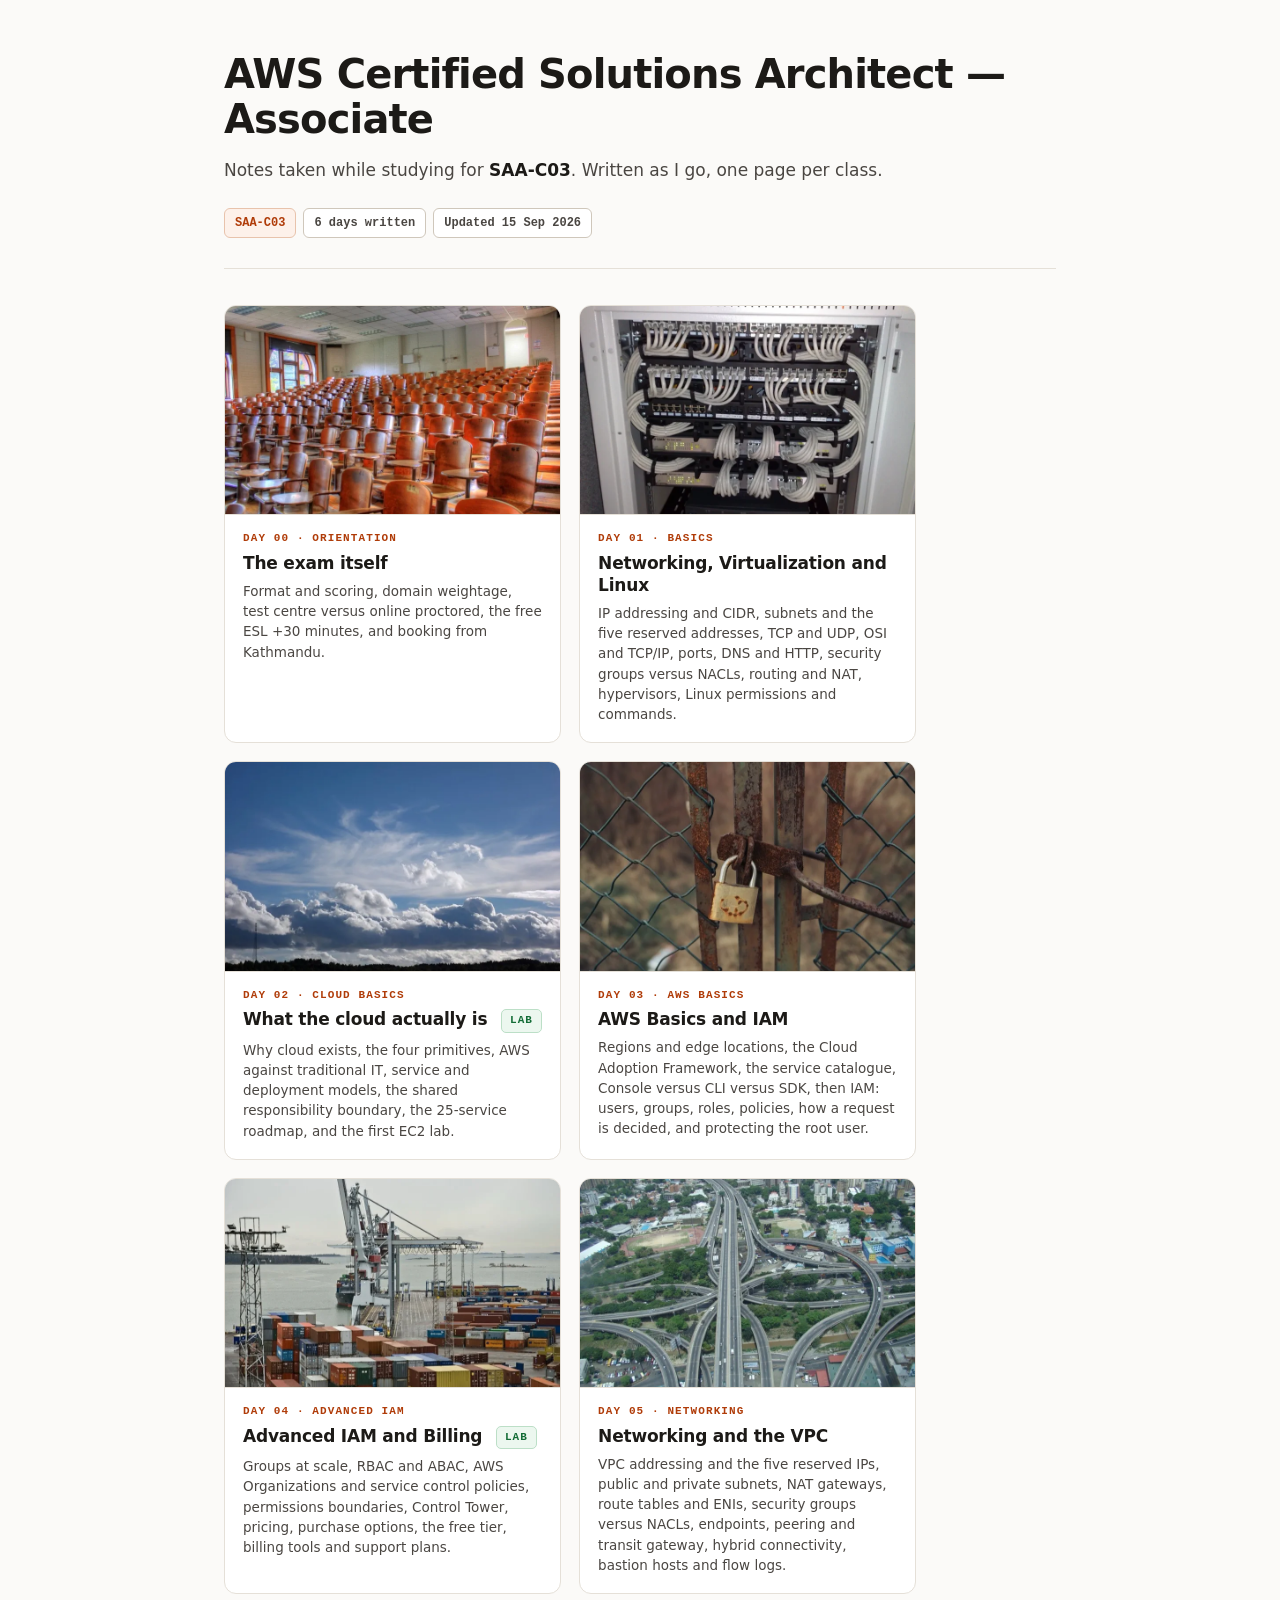
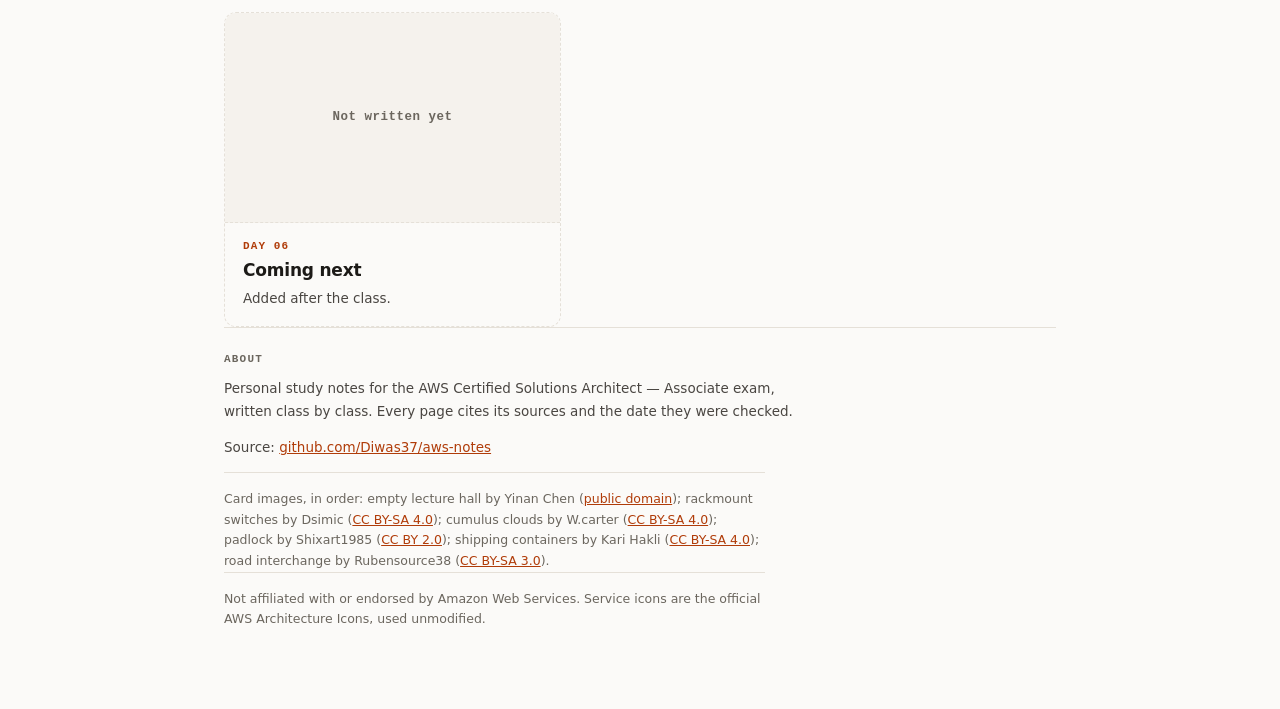
<file: index.html>
<!doctype html>
<html lang="en">
<head>
<meta charset="utf-8">
<meta name="viewport" content="width=device-width, initial-scale=1">
<meta name="color-scheme" content="light dark">
<title>AWS SAA-C03 — Class Notes</title>
<link rel="stylesheet" href="notes.css">
</head>
<body>
<a class="skip" href="#days">Skip to the day list</a>
<div class="wrap">

<header class="top" id="top">
  <h1>AWS Certified Solutions Architect — Associate</h1>
  <p class="sub">Notes taken while studying for <strong>SAA-C03</strong>. Written as I go, one page per class.</p>
  <div class="meta">
    <span class="chip on">SAA-C03</span>
    <span class="chip">6 days written</span>
    <span class="chip">Updated 15 Sep 2026</span>
  </div>
</header>

<main id="days">

<ul class="days">
  <li>
    <a class="daycard" href="day-00-orientation.html">
      <img class="shot" src="thumbs/day-00.webp" width="760" height="475" loading="lazy" decoding="async"
             alt="An empty lecture hall with rows of seats, standing in for the exam venue.">
      <span class="body">
        <span class="num">Day 00 · Orientation</span>
        <span class="t">The exam itself</span>
        <span class="d">Format and scoring, domain weightage, test centre versus online proctored, the free ESL +30 minutes, and booking from Kathmandu.</span>
      </span>
    </a>
  </li>

  <li>
    <a class="daycard" href="day-01-basics.html">
      <img class="shot" src="thumbs/day-01.webp" width="760" height="475" loading="lazy" decoding="async"
             alt="Rack-mounted network switches and patch panels with bundles of coloured cables.">
      <span class="body">
        <span class="num">Day 01 · Basics</span>
        <span class="t">Networking, Virtualization and Linux</span>
        <span class="d">IP addressing and CIDR, subnets and the five reserved addresses, TCP and UDP, OSI and TCP/IP, ports, DNS and HTTP, security groups versus NACLs, routing and NAT, hypervisors, Linux permissions and commands.</span>
      </span>
    </a>
  </li>

  <li>
    <a class="daycard" href="day-02-cloud-basics.html">
      <img class="shot" src="thumbs/day-02.webp" width="760" height="475" loading="lazy" decoding="async"
             alt="Cumulus clouds over a treeline against a blue sky.">
      <span class="body">
        <span class="num">Day 02 · Cloud Basics</span>
        <span class="t">What the cloud actually is <span class="lab">Lab</span></span>
        <span class="d">Why cloud exists, the four primitives, AWS against traditional IT, service and deployment models, the shared responsibility boundary, the 25-service roadmap, and the first EC2 lab.</span>
      </span>
    </a>
  </li>

  <li>
    <a class="daycard" href="day-03-aws-basics-iam.html">
      <img class="shot" src="thumbs/day-03.webp" width="760" height="475" loading="lazy" decoding="async"
             alt="A padlock securing a metal gate.">
      <span class="body">
        <span class="num">Day 03 · AWS Basics</span>
        <span class="t">AWS Basics and IAM</span>
        <span class="d">Regions and edge locations, the Cloud Adoption Framework, the service catalogue, Console versus CLI versus SDK, then IAM: users, groups, roles, policies, how a request is decided, and protecting the root user.</span>
      </span>
    </a>
  </li>

  <li>
    <a class="daycard" href="day-04-iam-billing.html">
      <img class="shot" src="thumbs/day-04.webp" width="760" height="475" loading="lazy" decoding="async"
           alt="Shipping containers stacked at a harbour, standing in for organising many AWS accounts.">
      <span class="body">
        <span class="num">Day 04 · Advanced IAM</span>
        <span class="t">Advanced IAM and Billing <span class="lab">Lab</span></span>
        <span class="d">Groups at scale, RBAC and ABAC, AWS Organizations and service control policies, permissions boundaries, Control Tower, pricing, purchase options, the free tier, billing tools and support plans.</span>
      </span>
    </a>
  </li>

  <li>
    <a class="daycard" href="day-05-networking-vpc.html">
      <img class="shot" src="thumbs/day-05.webp" width="760" height="475" loading="lazy" decoding="async"
           alt="A multi-level road interchange photographed from above, standing in for network routing.">
      <span class="body">
        <span class="num">Day 05 · Networking</span>
        <span class="t">Networking and the VPC</span>
        <span class="d">VPC addressing and the five reserved IPs, public and private subnets, NAT gateways, route tables and ENIs, security groups versus NACLs, endpoints, peering and transit gateway, hybrid connectivity, bastion hosts and flow logs.</span>
      </span>
    </a>
  </li>

  <li class="soon">
    <div class="daycard">
      <div class="placeholder">Not written yet</div>
      <span class="body">
        <span class="num">Day 06</span>
        <span class="t">Coming next</span>
        <span class="d">Added after the class.</span>
      </span>
    </div>
  </li>
</ul>

</main>

<footer>
  <h2>About</h2>
  <p>Personal study notes for the AWS Certified Solutions Architect — Associate exam, written class by class. Every page cites its sources and the date they were checked.</p>
  <p>Source: <a href="https://github.com/Diwas37/aws-notes">github.com/Diwas37/aws-notes</a></p>
  <p class="disc">Card images, in order: empty lecture hall by Yinan Chen (<a href="https://commons.wikimedia.org/wiki/File:Gfp-lecture-hall.jpg">public domain</a>); rackmount switches by Dsimic (<a href="https://commons.wikimedia.org/wiki/File:19-inch_rackmount_Ethernet_switches_and_patch_panels.jpg">CC BY-SA 4.0</a>); cumulus clouds by W.carter (<a href="https://commons.wikimedia.org/wiki/File:Cumulus_and_cirrostratus_over_G%C3%A5seberg.jpg">CC BY-SA 4.0</a>); padlock by Shixart1985 (<a href="https://commons.wikimedia.org/wiki/File:Rusty_padlock_securing_an_old_metal_gate.jpg">CC BY 2.0</a>); shipping containers by Kari Hakli (<a href="https://commons.wikimedia.org/wiki/File:Shipping_containers_at_West_Harbour_in_J%C3%A4tk%C3%A4saari,_Helsinki,_Finland,_2008_October.jpg">CC BY-SA 4.0</a>); road interchange by Rubensource38 (<a href="https://commons.wikimedia.org/wiki/File:Interception_the_Spider_,caracas.jpg">CC BY-SA 3.0</a>).</p>
  <p class="disc">Not affiliated with or endorsed by Amazon Web Services. Service icons are the official AWS Architecture Icons, used unmodified.</p>
</footer>

</div>
</body>
</html>
</file>
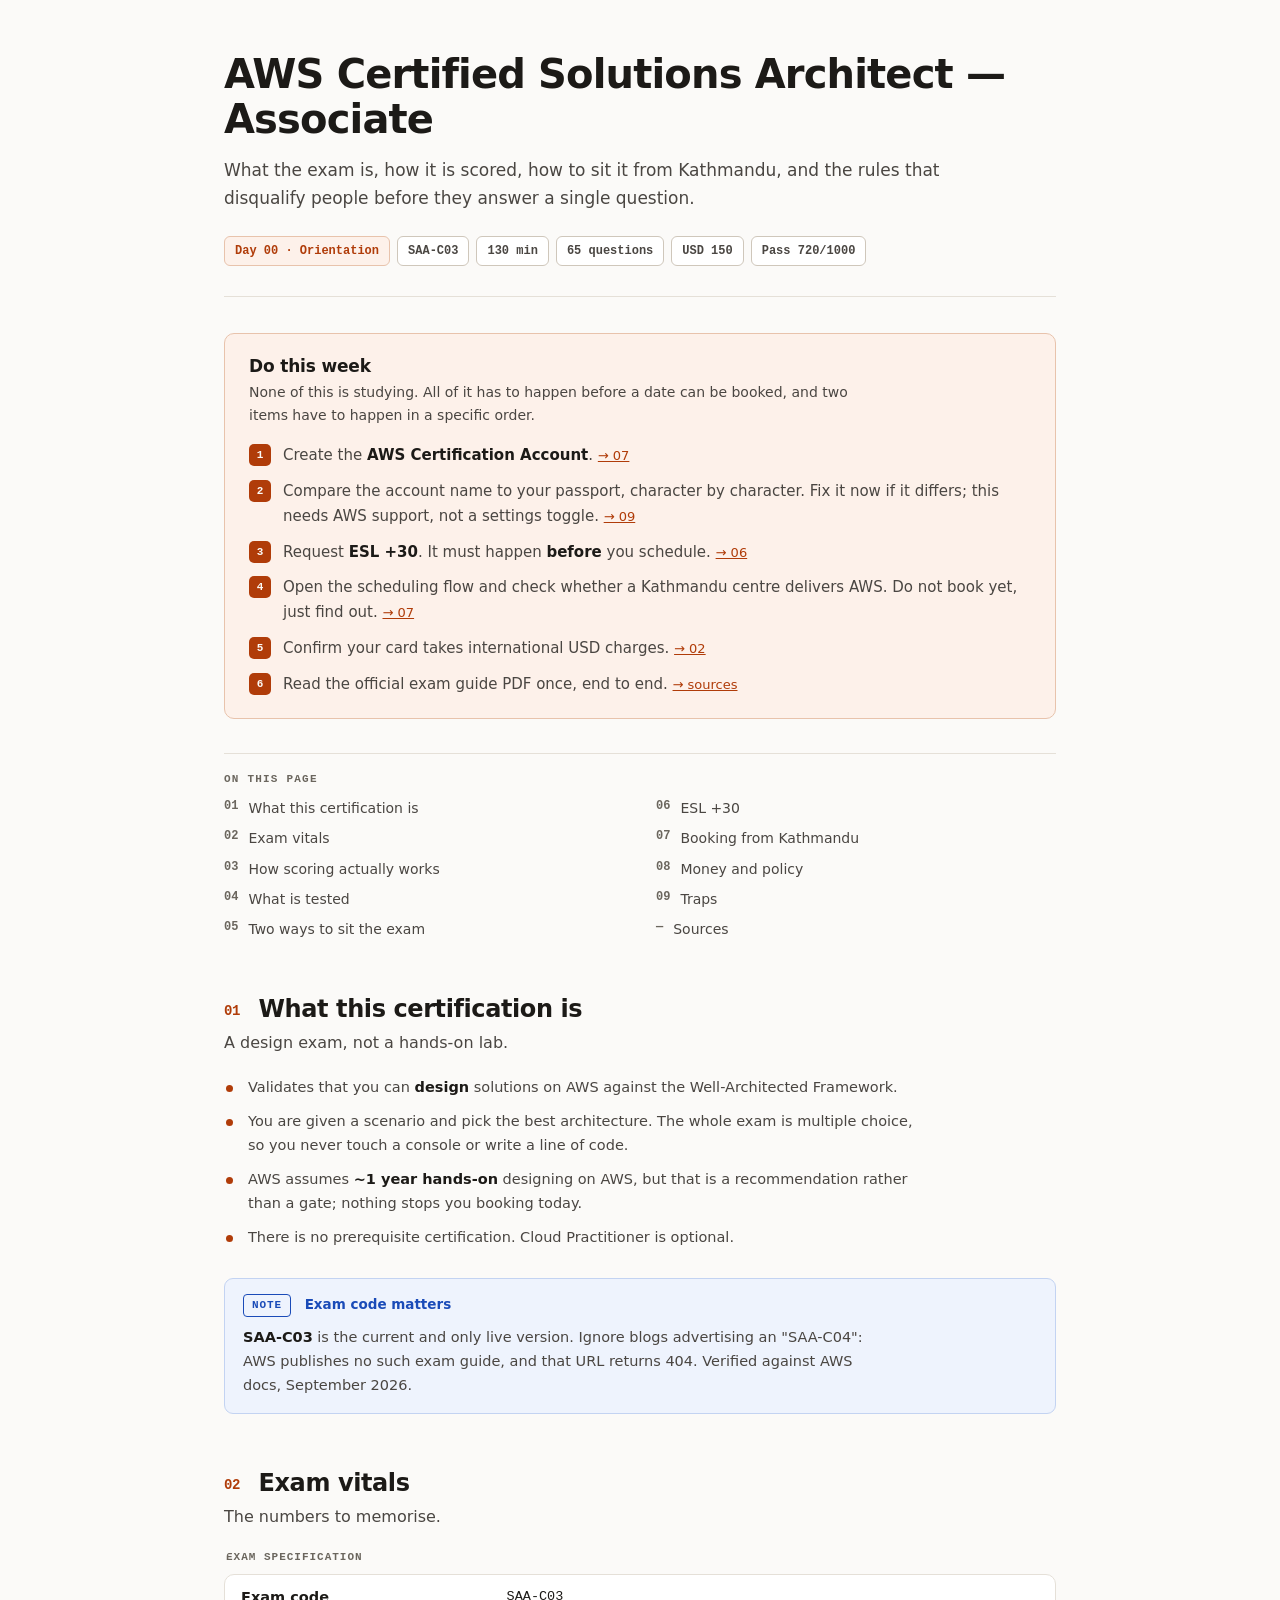
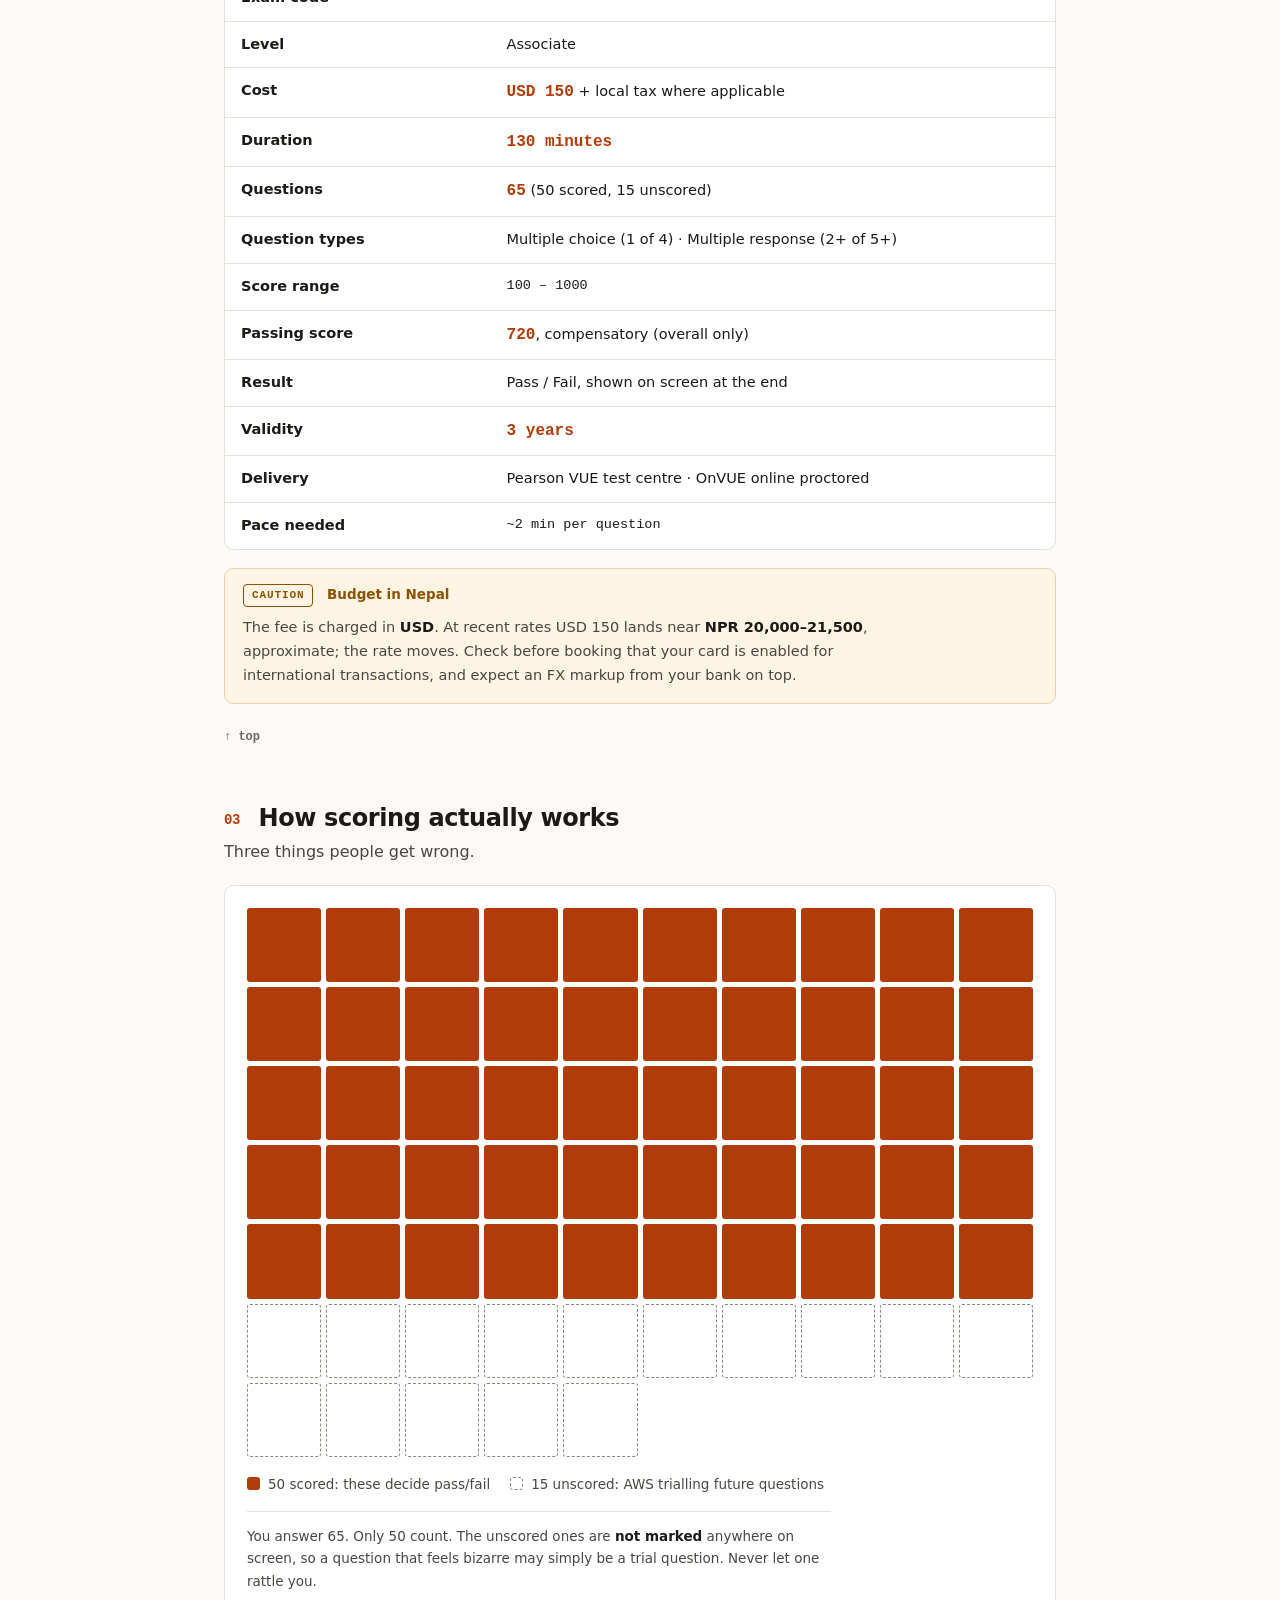
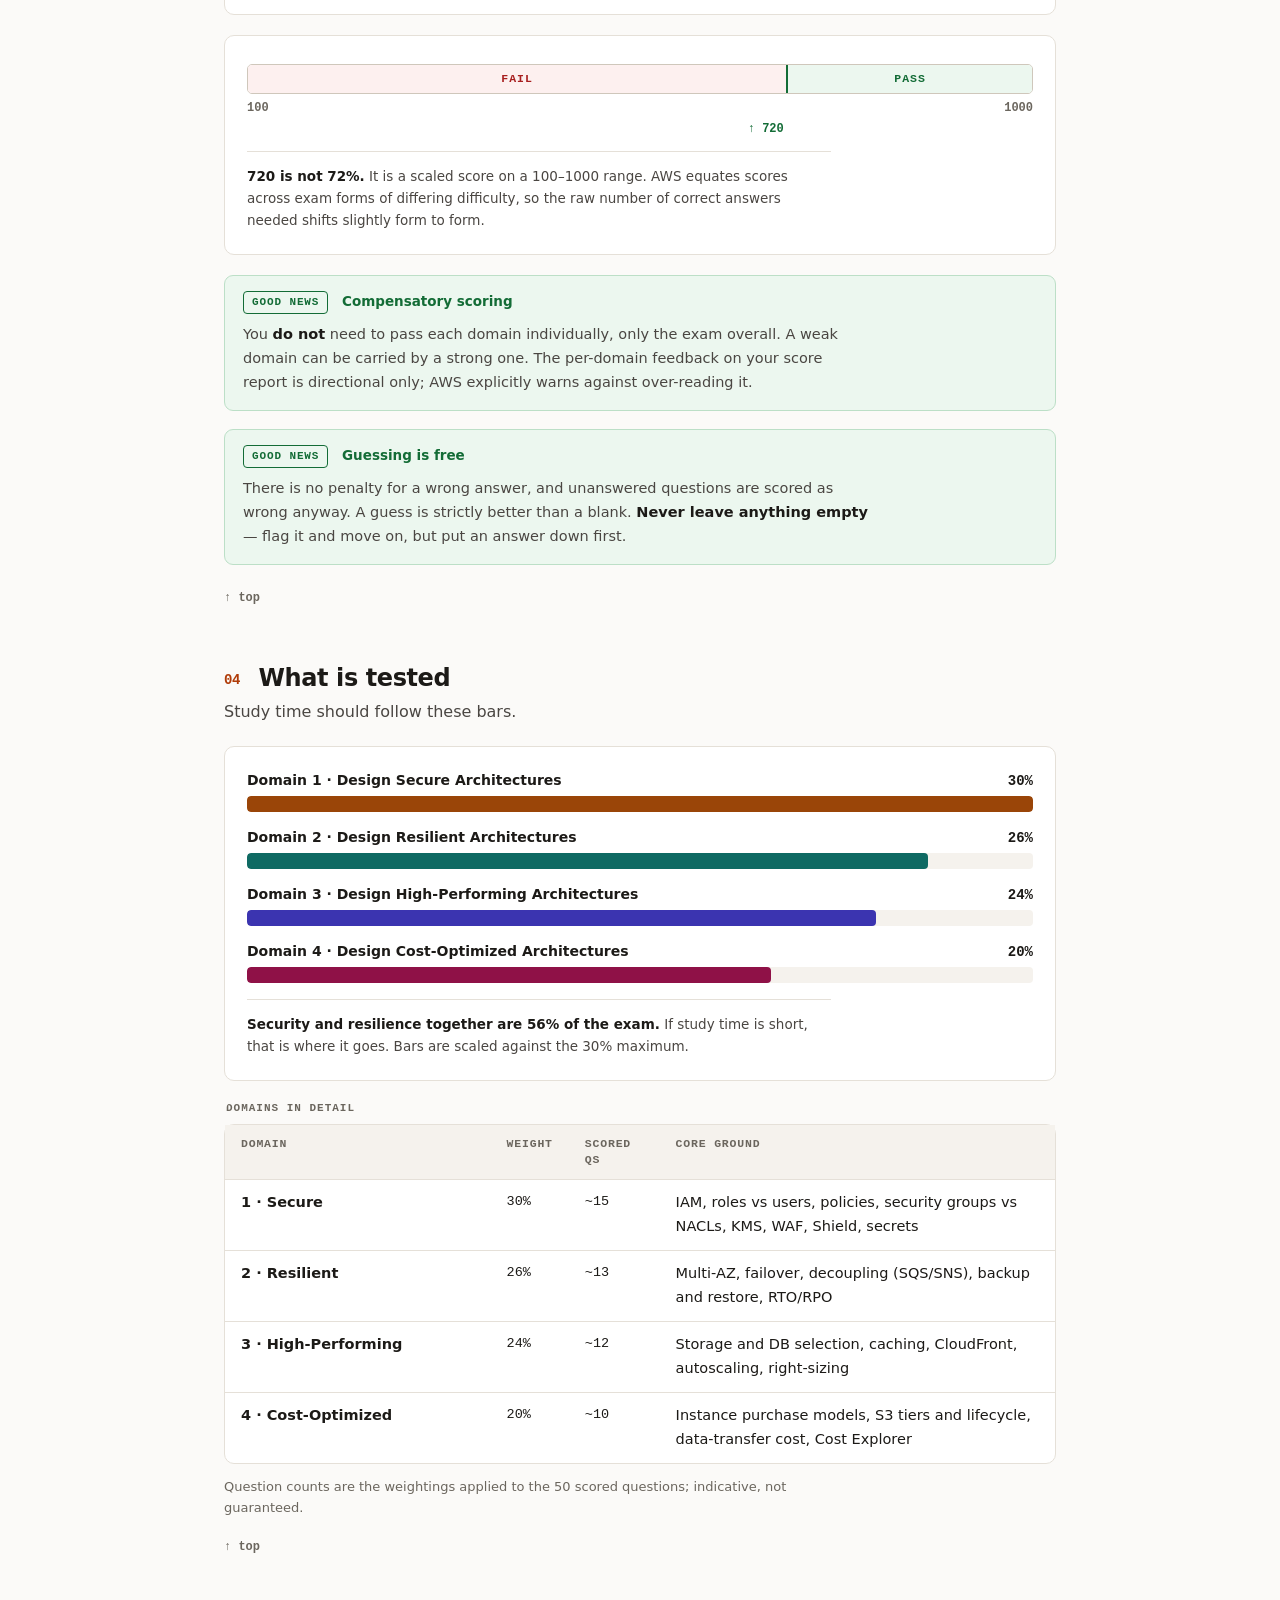
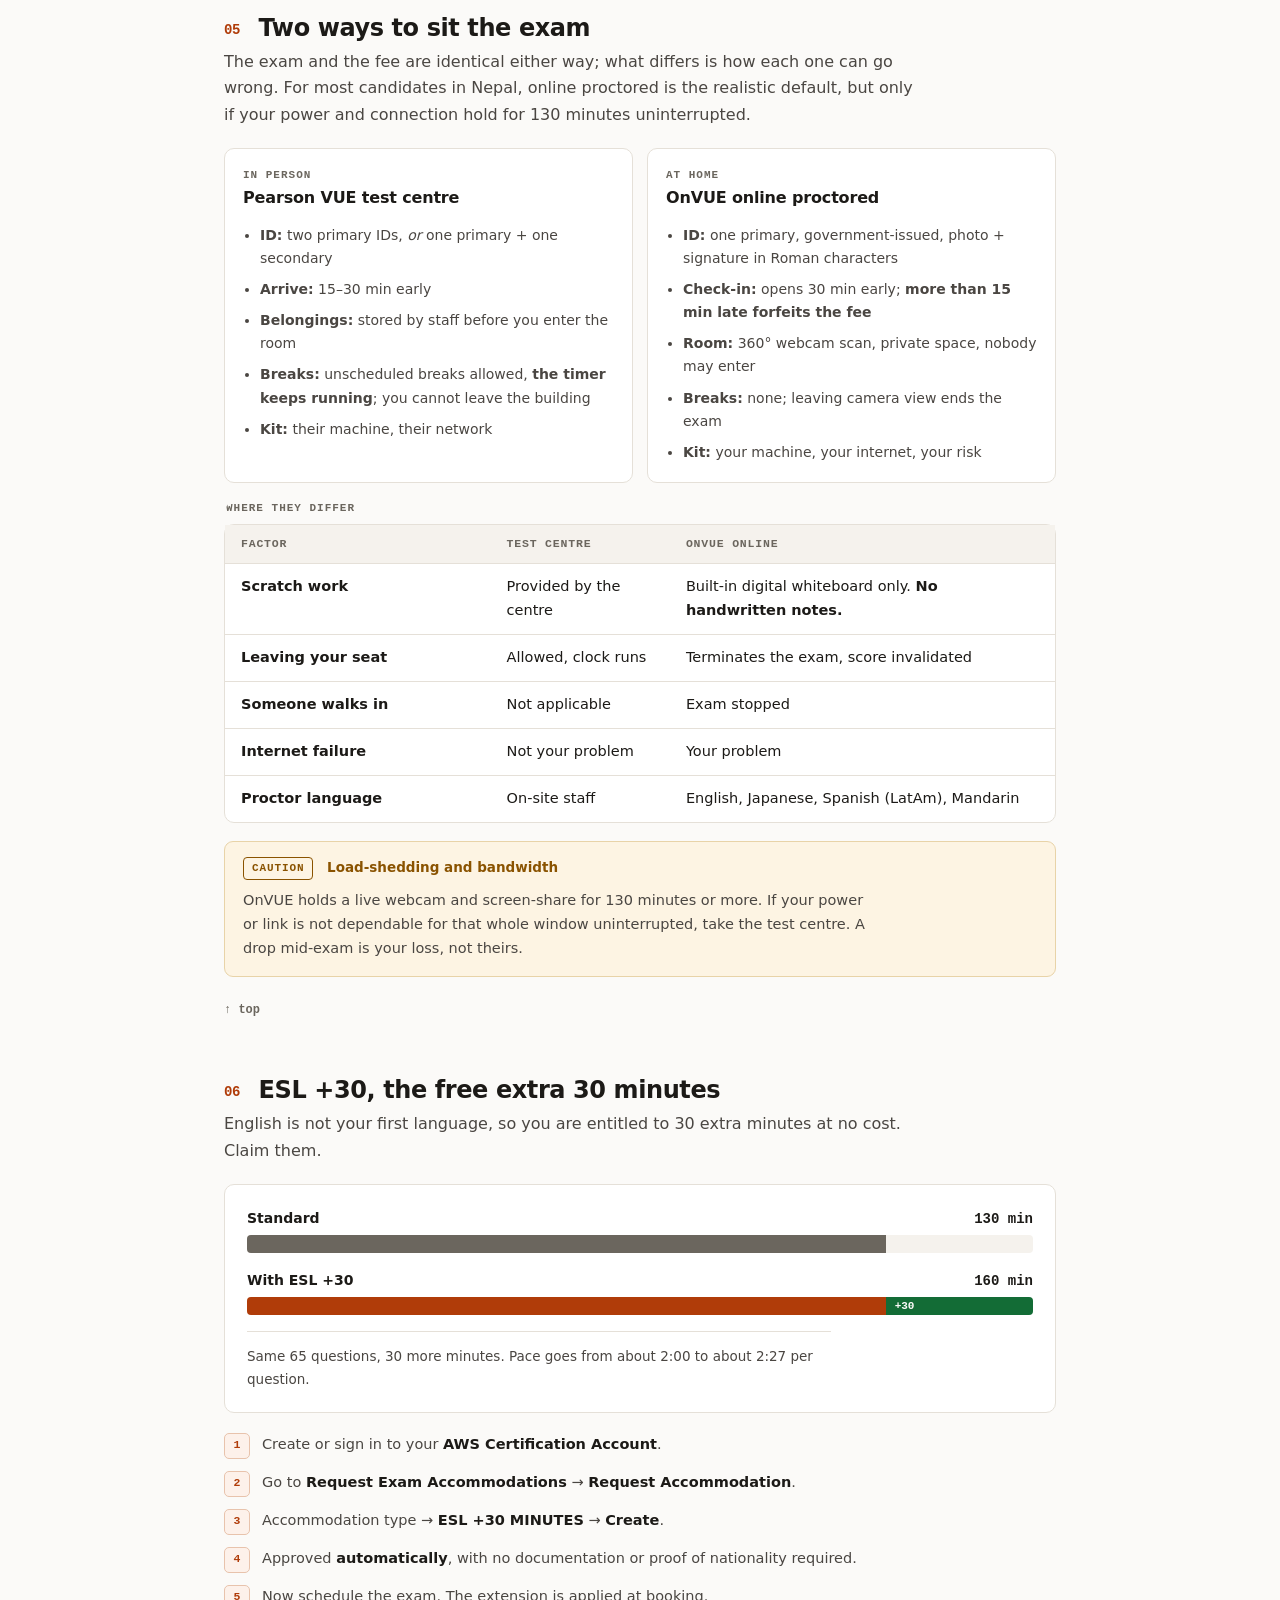
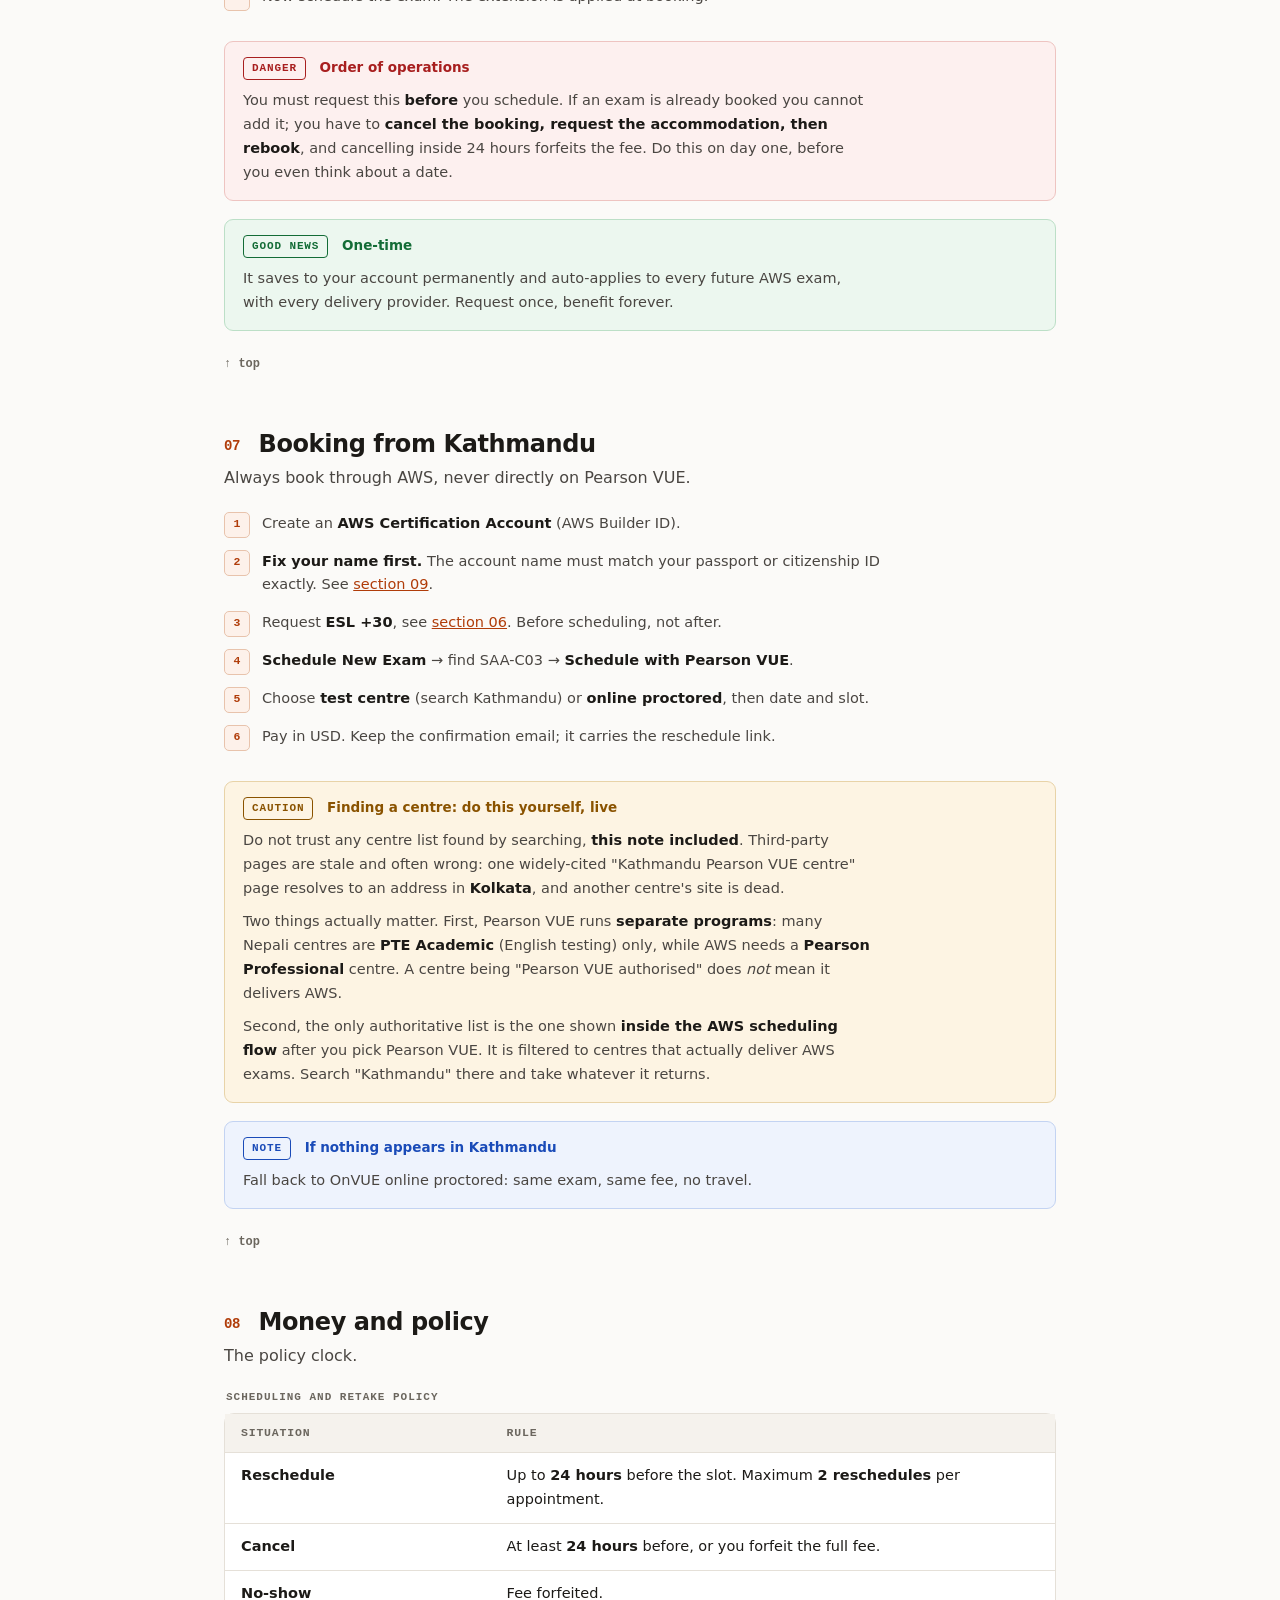
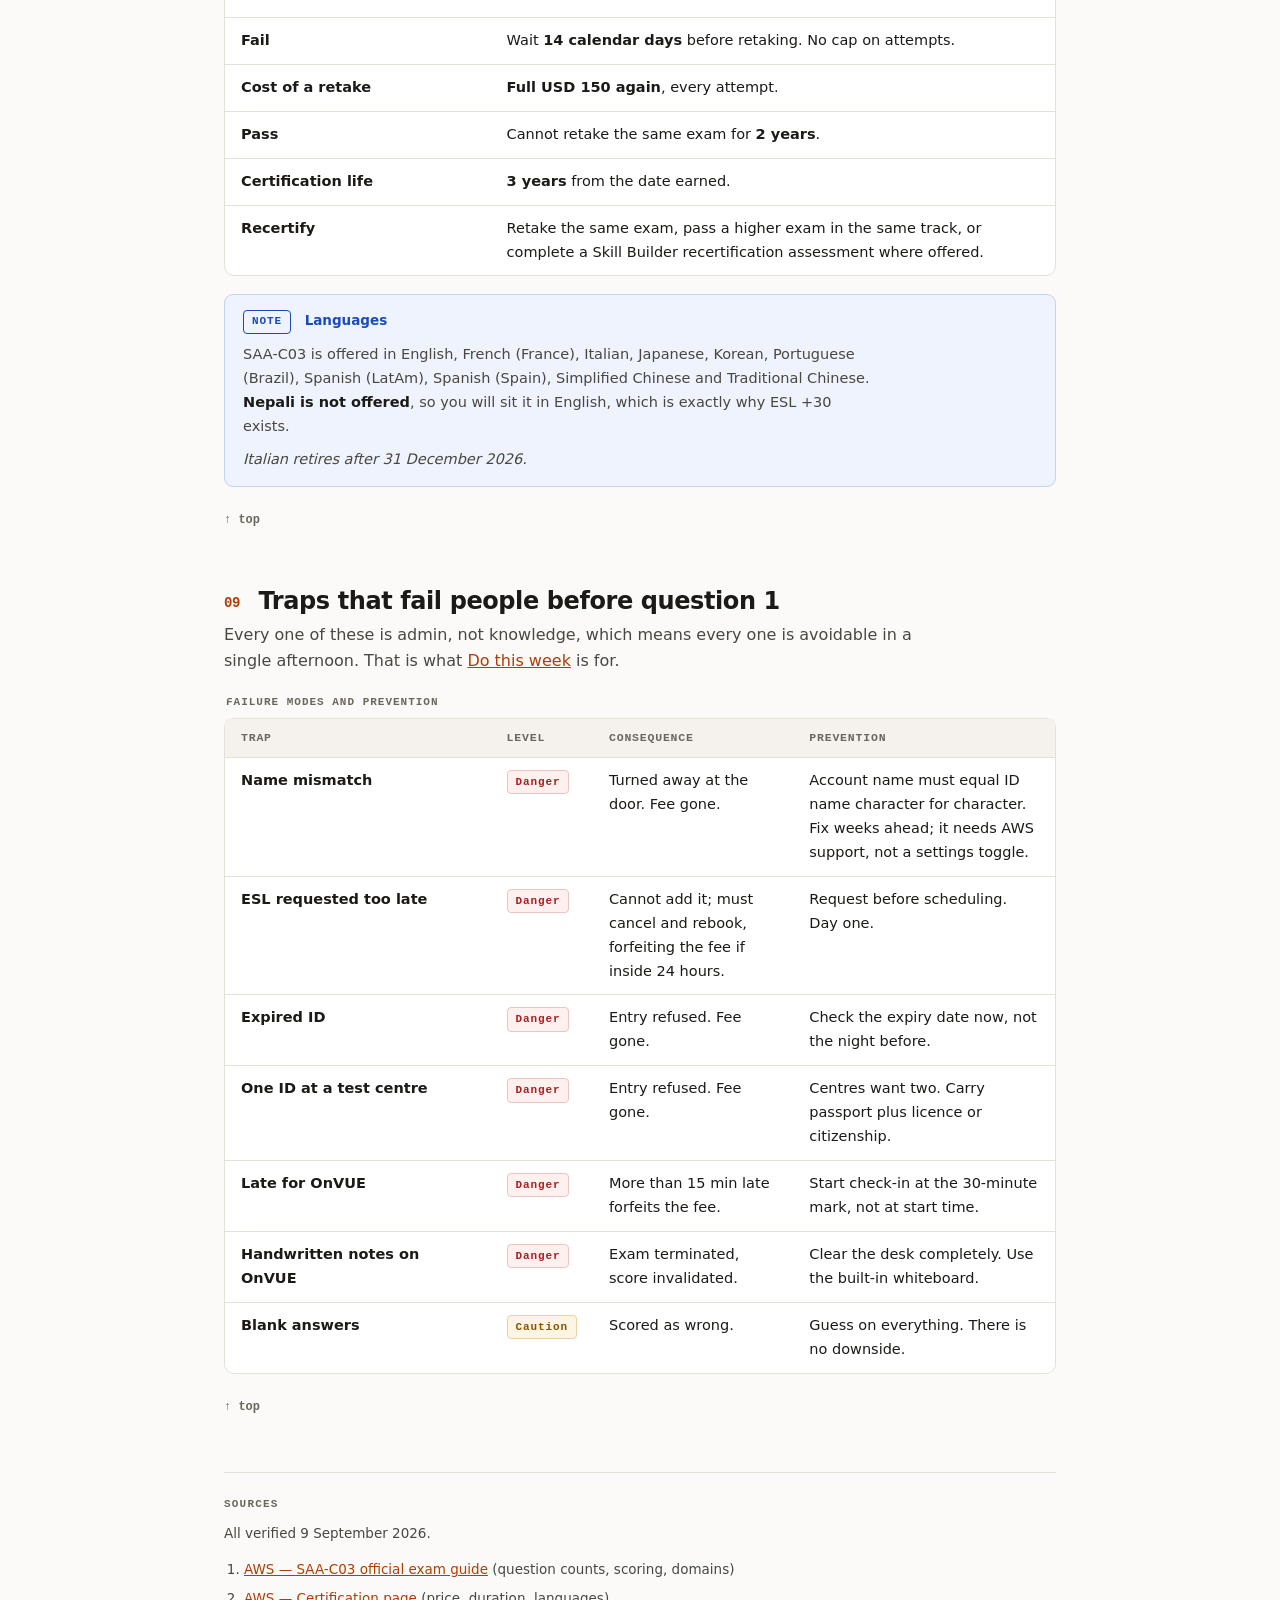
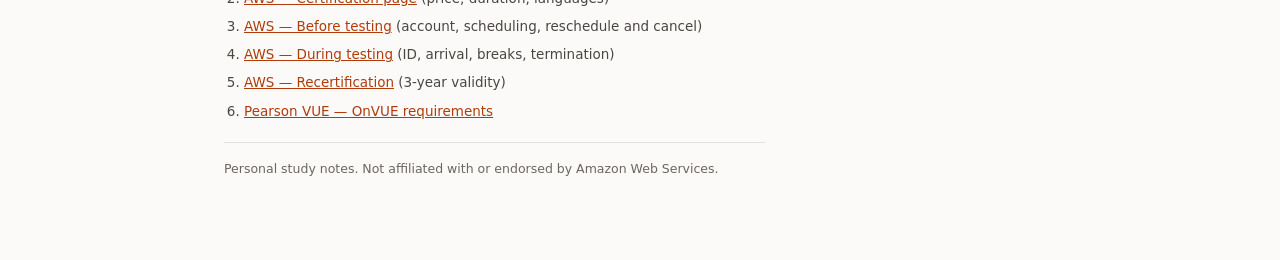
<file: day-00-orientation.html>
<!doctype html>
<html lang="en">
<head>
<meta charset="utf-8">
<meta name="viewport" content="width=device-width, initial-scale=1">
<meta name="color-scheme" content="light dark">
<title>Day 00 — Orientation | AWS SAA-C03</title>
<link rel="stylesheet" href="notes.css">
</head>
<body>
<a class="skip" href="#main">Skip to content</a>
<div class="wrap">

<header class="top" id="top">
  <h1>AWS Certified Solutions Architect — Associate</h1>
  <p class="sub">What the exam is, how it is scored, how to sit it from Kathmandu, and the rules that disqualify people before they answer a single question.</p>
  <div class="meta">
    <span class="chip on">Day 00 · Orientation</span>
    <span class="chip">SAA-C03</span>
    <span class="chip">130 min</span>
    <span class="chip">65 questions</span>
    <span class="chip">USD 150</span>
    <span class="chip">Pass 720/1000</span>
  </div>
</header>

<main id="main">

<div class="now">
  <h2>Do this week</h2>
  <p class="lede">None of this is studying. All of it has to happen before a date can be booked, and two items have to happen in a specific order.</p>
  <ol>
    <li>Create the <b>AWS Certification Account</b>. <a href="#s07">→ 07</a></li>
    <li>Compare the account name to your passport, character by character. Fix it now if it differs; this needs AWS support, not a settings toggle. <a href="#s09">→ 09</a></li>
    <li>Request <b>ESL +30</b>. It must happen <b>before</b> you schedule. <a href="#s06">→ 06</a></li>
    <li>Open the scheduling flow and check whether a Kathmandu centre delivers AWS. Do not book yet, just find out. <a href="#s07">→ 07</a></li>
    <li>Confirm your card takes international USD charges. <a href="#s02">→ 02</a></li>
    <li>Read the official exam guide PDF once, end to end. <a href="#sources">→ sources</a></li>
  </ol>
</div>

<nav class="toc" aria-labelledby="toc-h">
  <h2 id="toc-h">On this page</h2>
  <ol>
    <li><a href="#s01"><span class="n">01</span> What this certification is</a></li>
    <li><a href="#s02"><span class="n">02</span> Exam vitals</a></li>
    <li><a href="#s03"><span class="n">03</span> How scoring actually works</a></li>
    <li><a href="#s04"><span class="n">04</span> What is tested</a></li>
    <li><a href="#s05"><span class="n">05</span> Two ways to sit the exam</a></li>
    <li><a href="#s06"><span class="n">06</span> ESL +30</a></li>
    <li><a href="#s07"><span class="n">07</span> Booking from Kathmandu</a></li>
    <li><a href="#s08"><span class="n">08</span> Money and policy</a></li>
    <li><a href="#s09"><span class="n">09</span> Traps</a></li>
    <li><a href="#sources"><span class="n">—</span> Sources</a></li>
  </ol>
</nav>

<!-- 01 -->
<section id="s01" aria-labelledby="h01">
  <h2 id="h01"><span class="n">01</span> What this certification is</h2>
  <p class="thesis">A design exam, not a hands-on lab.</p>
  <ul class="tick">
    <li>Validates that you can <strong>design</strong> solutions on AWS against the Well-Architected Framework.</li>
    <li>You are given a scenario and pick the best architecture. The whole exam is multiple choice, so you never touch a console or write a line of code.</li>
    <li>AWS assumes <strong>~1 year hands-on</strong> designing on AWS, but that is a recommendation rather than a gate; nothing stops you booking today.</li>
    <li>There is no prerequisite certification. Cloud Practitioner is optional.</li>
  </ul>
  <div class="call note">
    <span class="lbl"><span class="tag">Note</span> Exam code matters</span>
    <p><strong>SAA-C03</strong> is the current and only live version. Ignore blogs advertising an "SAA-C04": AWS publishes no such exam guide, and that URL returns 404. Verified against AWS docs, September 2026.</p>
  </div>
</section>

<!-- 02 -->
<section id="s02" aria-labelledby="h02">
  <h2 id="h02"><span class="n">02</span> Exam vitals</h2>
  <p class="thesis">The numbers to memorise.</p>
  <div class="tw">
    <table>
      <caption>Exam specification</caption>
      <tbody>
        <tr><th scope="row">Exam code</th><td class="mono">SAA-C03</td></tr>
        <tr><th scope="row">Level</th><td>Associate</td></tr>
        <tr><th scope="row">Cost</th><td><span class="big">USD 150</span> + local tax where applicable</td></tr>
        <tr><th scope="row">Duration</th><td><span class="big">130 minutes</span></td></tr>
        <tr><th scope="row">Questions</th><td><span class="big">65</span> (50 scored, 15 unscored)</td></tr>
        <tr><th scope="row">Question types</th><td>Multiple choice (1 of 4) · Multiple response (2+ of 5+)</td></tr>
        <tr><th scope="row">Score range</th><td class="mono">100 – 1000</td></tr>
        <tr><th scope="row">Passing score</th><td><span class="big">720</span>, compensatory (overall only)</td></tr>
        <tr><th scope="row">Result</th><td>Pass / Fail, shown on screen at the end</td></tr>
        <tr><th scope="row">Validity</th><td><span class="big">3 years</span></td></tr>
        <tr><th scope="row">Delivery</th><td>Pearson VUE test centre · OnVUE online proctored</td></tr>
        <tr><th scope="row">Pace needed</th><td class="mono">~2 min per question</td></tr>
      </tbody>
    </table>
  </div>
  <div class="call caution">
    <span class="lbl"><span class="tag">Caution</span> Budget in Nepal</span>
    <p>The fee is charged in <strong>USD</strong>. At recent rates USD 150 lands near <strong>NPR 20,000–21,500</strong>, approximate; the rate moves. Check before booking that your card is enabled for international transactions, and expect an FX markup from your bank on top.</p>
  </div>
  <a class="top-link" href="#top">↑ top</a>
</section>

<!-- 03 -->
<section id="s03" aria-labelledby="h03">
  <h2 id="h03"><span class="n">03</span> How scoring actually works</h2>
  <p class="thesis">Three things people get wrong.</p>

  <figure>
    <div class="qgrid" role="img" aria-label="Grid of 65 squares: 50 filled, representing scored questions, and 15 outlined, representing unscored trial questions.">
      <i class="s"></i><i class="s"></i><i class="s"></i><i class="s"></i><i class="s"></i><i class="s"></i><i class="s"></i><i class="s"></i><i class="s"></i><i class="s"></i>
      <i class="s"></i><i class="s"></i><i class="s"></i><i class="s"></i><i class="s"></i><i class="s"></i><i class="s"></i><i class="s"></i><i class="s"></i><i class="s"></i>
      <i class="s"></i><i class="s"></i><i class="s"></i><i class="s"></i><i class="s"></i><i class="s"></i><i class="s"></i><i class="s"></i><i class="s"></i><i class="s"></i>
      <i class="s"></i><i class="s"></i><i class="s"></i><i class="s"></i><i class="s"></i><i class="s"></i><i class="s"></i><i class="s"></i><i class="s"></i><i class="s"></i>
      <i class="s"></i><i class="s"></i><i class="s"></i><i class="s"></i><i class="s"></i><i class="s"></i><i class="s"></i><i class="s"></i><i class="s"></i><i class="s"></i>
      <i class="u"></i><i class="u"></i><i class="u"></i><i class="u"></i><i class="u"></i><i class="u"></i><i class="u"></i><i class="u"></i><i class="u"></i><i class="u"></i>
      <i class="u"></i><i class="u"></i><i class="u"></i><i class="u"></i><i class="u"></i>
    </div>
    <div class="legend">
      <span><i class="sw s"></i> 50 scored: these decide pass/fail</span>
      <span><i class="sw u"></i> 15 unscored: AWS trialling future questions</span>
    </div>
    <figcaption>You answer 65. Only 50 count. The unscored ones are <strong>not marked</strong> anywhere on screen, so a question that feels bizarre may simply be a trial question. Never let one rattle you.</figcaption>
  </figure>

  <figure>
    <div class="scale" role="img" aria-label="Score scale from 100 to 1000. Scores below 720 fail; 720 and above pass.">
      <div class="track"><div class="fail">FAIL</div><div class="pass">PASS</div></div>
      <div class="marks"><span>100</span><span>1000</span></div>
      <div class="thresh">↑ 720</div>
    </div>
    <figcaption><strong>720 is not 72%.</strong> It is a scaled score on a 100–1000 range. AWS equates scores across exam forms of differing difficulty, so the raw number of correct answers needed shifts slightly form to form.</figcaption>
  </figure>

  <div class="call good">
    <span class="lbl"><span class="tag">Good news</span> Compensatory scoring</span>
    <p>You <strong>do not</strong> need to pass each domain individually, only the exam overall. A weak domain can be carried by a strong one. The per-domain feedback on your score report is directional only; AWS explicitly warns against over-reading it.</p>
  </div>
  <div class="call good">
    <span class="lbl"><span class="tag">Good news</span> Guessing is free</span>
    <p>There is no penalty for a wrong answer, and unanswered questions are scored as wrong anyway. A guess is strictly better than a blank. <strong>Never leave anything empty</strong> — flag it and move on, but put an answer down first.</p>
  </div>
  <a class="top-link" href="#top">↑ top</a>
</section>

<!-- 04 -->
<section id="s04" aria-labelledby="h04">
  <h2 id="h04"><span class="n">04</span> What is tested</h2>
  <p class="thesis">Study time should follow these bars.</p>

  <figure>
    <div class="bars">
      <div class="row">
        <span class="name">Domain 1 · Design Secure Architectures</span><span class="pct">30%</span>
        <div class="track"><div class="fill" style="width:100%;background:var(--d1)"></div></div>
      </div>
      <div class="row">
        <span class="name">Domain 2 · Design Resilient Architectures</span><span class="pct">26%</span>
        <div class="track"><div class="fill" style="width:86.7%;background:var(--d2)"></div></div>
      </div>
      <div class="row">
        <span class="name">Domain 3 · Design High-Performing Architectures</span><span class="pct">24%</span>
        <div class="track"><div class="fill" style="width:80%;background:var(--d3)"></div></div>
      </div>
      <div class="row">
        <span class="name">Domain 4 · Design Cost-Optimized Architectures</span><span class="pct">20%</span>
        <div class="track"><div class="fill" style="width:66.7%;background:var(--d4)"></div></div>
      </div>
    </div>
    <figcaption><strong>Security and resilience together are 56% of the exam.</strong> If study time is short, that is where it goes. Bars are scaled against the 30% maximum.</figcaption>
  </figure>

  <div class="tw">
    <table>
      <caption>Domains in detail</caption>
      <thead><tr><th scope="col">Domain</th><th scope="col">Weight</th><th scope="col">Scored Qs</th><th scope="col">Core ground</th></tr></thead>
      <tbody>
        <tr><th scope="row">1 · Secure</th><td data-l="Weight" class="mono">30%</td><td data-l="Scored Qs" class="mono">~15</td><td data-l="Core ground">IAM, roles vs users, policies, security groups vs NACLs, KMS, WAF, Shield, secrets</td></tr>
        <tr><th scope="row">2 · Resilient</th><td data-l="Weight" class="mono">26%</td><td data-l="Scored Qs" class="mono">~13</td><td data-l="Core ground">Multi-AZ, failover, decoupling (SQS/SNS), backup and restore, RTO/RPO</td></tr>
        <tr><th scope="row">3 · High-Performing</th><td data-l="Weight" class="mono">24%</td><td data-l="Scored Qs" class="mono">~12</td><td data-l="Core ground">Storage and DB selection, caching, CloudFront, autoscaling, right-sizing</td></tr>
        <tr><th scope="row">4 · Cost-Optimized</th><td data-l="Weight" class="mono">20%</td><td data-l="Scored Qs" class="mono">~10</td><td data-l="Core ground">Instance purchase models, S3 tiers and lifecycle, data-transfer cost, Cost Explorer</td></tr>
      </tbody>
    </table>
  </div>
  <p class="fine">Question counts are the weightings applied to the 50 scored questions; indicative, not guaranteed.</p>
  <a class="top-link" href="#top">↑ top</a>
</section>

<!-- 05 -->
<section id="s05" aria-labelledby="h05">
  <h2 id="h05"><span class="n">05</span> Two ways to sit the exam</h2>
  <p class="thesis">The exam and the fee are identical either way; what differs is how each one can go wrong. For most candidates in Nepal, online proctored is the realistic default, but only if your power and connection hold for 130 minutes uninterrupted.</p>

  <div class="cols">
    <div class="card">
      <h3><span class="w">In person</span> Pearson VUE test centre</h3>
      <ul>
        <li><b>ID:</b> two primary IDs, <em>or</em> one primary + one secondary</li>
        <li><b>Arrive:</b> 15–30 min early</li>
        <li><b>Belongings:</b> stored by staff before you enter the room</li>
        <li><b>Breaks:</b> unscheduled breaks allowed, <b>the timer keeps running</b>; you cannot leave the building</li>
        <li><b>Kit:</b> their machine, their network</li>
      </ul>
    </div>
    <div class="card">
      <h3><span class="w">At home</span> OnVUE online proctored</h3>
      <ul>
        <li><b>ID:</b> one primary, government-issued, photo + signature in Roman characters</li>
        <li><b>Check-in:</b> opens 30 min early; <b>more than 15 min late forfeits the fee</b></li>
        <li><b>Room:</b> 360° webcam scan, private space, nobody may enter</li>
        <li><b>Breaks:</b> none; leaving camera view ends the exam</li>
        <li><b>Kit:</b> your machine, your internet, your risk</li>
      </ul>
    </div>
  </div>

  <div class="tw">
    <table>
      <caption>Where they differ</caption>
      <thead><tr><th scope="col">Factor</th><th scope="col">Test centre</th><th scope="col">OnVUE online</th></tr></thead>
      <tbody>
        <tr><th scope="row">Scratch work</th><td data-l="Test centre">Provided by the centre</td><td data-l="OnVUE online">Built-in digital whiteboard only. <strong>No handwritten notes.</strong></td></tr>
        <tr><th scope="row">Leaving your seat</th><td data-l="Test centre">Allowed, clock runs</td><td data-l="OnVUE online">Terminates the exam, score invalidated</td></tr>
        <tr><th scope="row">Someone walks in</th><td data-l="Test centre">Not applicable</td><td data-l="OnVUE online">Exam stopped</td></tr>
        <tr><th scope="row">Internet failure</th><td data-l="Test centre">Not your problem</td><td data-l="OnVUE online">Your problem</td></tr>
        <tr><th scope="row">Proctor language</th><td data-l="Test centre">On-site staff</td><td data-l="OnVUE online">English, Japanese, Spanish (LatAm), Mandarin</td></tr>
      </tbody>
    </table>
  </div>

  <div class="call caution">
    <span class="lbl"><span class="tag">Caution</span> Load-shedding and bandwidth</span>
    <p>OnVUE holds a live webcam and screen-share for 130 minutes or more. If your power or link is not dependable for that whole window uninterrupted, take the test centre. A drop mid-exam is your loss, not theirs.</p>
  </div>
  <a class="top-link" href="#top">↑ top</a>
</section>

<!-- 06 -->
<section id="s06" aria-labelledby="h06">
  <h2 id="h06"><span class="n">06</span> ESL +30, the free extra 30 minutes</h2>
  <p class="thesis">English is not your first language, so you are entitled to 30 extra minutes at no cost. Claim them.</p>

  <figure>
    <div class="tl" role="img" aria-label="Standard exam time is 130 minutes. With the ESL plus 30 accommodation it is 160 minutes.">
      <div class="row">
        <span class="name">Standard</span><span class="val">130 min</span>
        <div class="track"><div class="base" style="width:81.25%"></div></div>
      </div>
      <div class="row on">
        <span class="name">With ESL +30</span><span class="val">160 min</span>
        <div class="track"><div class="base" style="width:81.25%"></div><div class="extra" style="width:18.75%">+30</div></div>
      </div>
    </div>
    <figcaption>Same 65 questions, 30 more minutes. Pace goes from about 2:00 to about 2:27 per question.</figcaption>
  </figure>

  <ol class="steps">
    <li>Create or sign in to your <b>AWS Certification Account</b>.</li>
    <li>Go to <b>Request Exam Accommodations</b> → <b>Request Accommodation</b>.</li>
    <li>Accommodation type → <b>ESL +30 MINUTES</b> → <b>Create</b>.</li>
    <li>Approved <b>automatically</b>, with no documentation or proof of nationality required.</li>
    <li>Now schedule the exam. The extension is applied at booking.</li>
  </ol>

  <div class="call danger">
    <span class="lbl"><span class="tag">Danger</span> Order of operations</span>
    <p>You must request this <strong>before</strong> you schedule. If an exam is already booked you cannot add it; you have to <strong>cancel the booking, request the accommodation, then rebook</strong>, and cancelling inside 24 hours forfeits the fee. Do this on day one, before you even think about a date.</p>
  </div>
  <div class="call good">
    <span class="lbl"><span class="tag">Good news</span> One-time</span>
    <p>It saves to your account permanently and auto-applies to every future AWS exam, with every delivery provider. Request once, benefit forever.</p>
  </div>
  <a class="top-link" href="#top">↑ top</a>
</section>

<!-- 07 -->
<section id="s07" aria-labelledby="h07">
  <h2 id="h07"><span class="n">07</span> Booking from Kathmandu</h2>
  <p class="thesis">Always book through AWS, never directly on Pearson VUE.</p>

  <ol class="steps">
    <li>Create an <b>AWS Certification Account</b> (AWS Builder ID).</li>
    <li><b>Fix your name first.</b> The account name must match your passport or citizenship ID exactly. See <a href="#s09">section 09</a>.</li>
    <li>Request <b>ESL +30</b>, see <a href="#s06">section 06</a>. Before scheduling, not after.</li>
    <li><b>Schedule New Exam</b> → find SAA-C03 → <b>Schedule with Pearson VUE</b>.</li>
    <li>Choose <b>test centre</b> (search Kathmandu) or <b>online proctored</b>, then date and slot.</li>
    <li>Pay in USD. Keep the confirmation email; it carries the reschedule link.</li>
  </ol>

  <div class="call caution">
    <span class="lbl"><span class="tag">Caution</span> Finding a centre: do this yourself, live</span>
    <p>Do not trust any centre list found by searching, <strong>this note included</strong>. Third-party pages are stale and often wrong: one widely-cited "Kathmandu Pearson VUE centre" page resolves to an address in <strong>Kolkata</strong>, and another centre's site is dead.</p>
    <p>Two things actually matter. First, Pearson VUE runs <strong>separate programs</strong>: many Nepali centres are <strong>PTE Academic</strong> (English testing) only, while AWS needs a <strong>Pearson Professional</strong> centre. A centre being "Pearson VUE authorised" does <em>not</em> mean it delivers AWS.</p>
    <p>Second, the only authoritative list is the one shown <strong>inside the AWS scheduling flow</strong> after you pick Pearson VUE. It is filtered to centres that actually deliver AWS exams. Search "Kathmandu" there and take whatever it returns.</p>
  </div>
  <div class="call note">
    <span class="lbl"><span class="tag">Note</span> If nothing appears in Kathmandu</span>
    <p>Fall back to OnVUE online proctored: same exam, same fee, no travel.</p>
  </div>
  <a class="top-link" href="#top">↑ top</a>
</section>

<!-- 08 -->
<section id="s08" aria-labelledby="h08">
  <h2 id="h08"><span class="n">08</span> Money and policy</h2>
  <p class="thesis">The policy clock.</p>
  <div class="tw">
    <table>
      <caption>Scheduling and retake policy</caption>
      <thead><tr><th scope="col">Situation</th><th scope="col">Rule</th></tr></thead>
      <tbody>
        <tr><th scope="row">Reschedule</th><td>Up to <strong>24 hours</strong> before the slot. Maximum <strong>2 reschedules</strong> per appointment.</td></tr>
        <tr><th scope="row">Cancel</th><td>At least <strong>24 hours</strong> before, or you forfeit the full fee.</td></tr>
        <tr><th scope="row">No-show</th><td>Fee forfeited.</td></tr>
        <tr><th scope="row">Fail</th><td>Wait <strong>14 calendar days</strong> before retaking. No cap on attempts.</td></tr>
        <tr><th scope="row">Cost of a retake</th><td><strong>Full USD 150 again</strong>, every attempt.</td></tr>
        <tr><th scope="row">Pass</th><td>Cannot retake the same exam for <strong>2 years</strong>.</td></tr>
        <tr><th scope="row">Certification life</th><td><strong>3 years</strong> from the date earned.</td></tr>
        <tr><th scope="row">Recertify</th><td>Retake the same exam, pass a higher exam in the same track, or complete a Skill Builder recertification assessment where offered.</td></tr>
      </tbody>
    </table>
  </div>
  <div class="call note">
    <span class="lbl"><span class="tag">Note</span> Languages</span>
    <p>SAA-C03 is offered in English, French (France), Italian, Japanese, Korean, Portuguese (Brazil), Spanish (LatAm), Spanish (Spain), Simplified Chinese and Traditional Chinese. <strong>Nepali is not offered</strong>, so you will sit it in English, which is exactly why ESL +30 exists.</p>
    <p><em>Italian retires after 31 December 2026.</em></p>
  </div>
  <a class="top-link" href="#top">↑ top</a>
</section>

<!-- 09 -->
<section id="s09" aria-labelledby="h09">
  <h2 id="h09"><span class="n">09</span> Traps that fail people before question 1</h2>
  <p class="thesis">Every one of these is admin, not knowledge, which means every one is avoidable in a single afternoon. That is what <a href="#top">Do this week</a> is for.</p>
  <div class="tw">
    <table>
      <caption>Failure modes and prevention</caption>
      <thead><tr><th scope="col">Trap</th><th scope="col">Level</th><th scope="col">Consequence</th><th scope="col">Prevention</th></tr></thead>
      <tbody>
        <tr>
          <th scope="row">Name mismatch</th>
          <td data-l="Level"><span class="lvl danger">Danger</span></td>
          <td data-l="Consequence">Turned away at the door. Fee gone.</td>
          <td data-l="Prevention">Account name must equal ID name character for character. Fix weeks ahead; it needs AWS support, not a settings toggle.</td>
        </tr>
        <tr>
          <th scope="row">ESL requested too late</th>
          <td data-l="Level"><span class="lvl danger">Danger</span></td>
          <td data-l="Consequence">Cannot add it; must cancel and rebook, forfeiting the fee if inside 24 hours.</td>
          <td data-l="Prevention">Request before scheduling. Day one.</td>
        </tr>
        <tr>
          <th scope="row">Expired ID</th>
          <td data-l="Level"><span class="lvl danger">Danger</span></td>
          <td data-l="Consequence">Entry refused. Fee gone.</td>
          <td data-l="Prevention">Check the expiry date now, not the night before.</td>
        </tr>
        <tr>
          <th scope="row">One ID at a test centre</th>
          <td data-l="Level"><span class="lvl danger">Danger</span></td>
          <td data-l="Consequence">Entry refused. Fee gone.</td>
          <td data-l="Prevention">Centres want two. Carry passport plus licence or citizenship.</td>
        </tr>
        <tr>
          <th scope="row">Late for OnVUE</th>
          <td data-l="Level"><span class="lvl danger">Danger</span></td>
          <td data-l="Consequence">More than 15 min late forfeits the fee.</td>
          <td data-l="Prevention">Start check-in at the 30-minute mark, not at start time.</td>
        </tr>
        <tr>
          <th scope="row">Handwritten notes on OnVUE</th>
          <td data-l="Level"><span class="lvl danger">Danger</span></td>
          <td data-l="Consequence">Exam terminated, score invalidated.</td>
          <td data-l="Prevention">Clear the desk completely. Use the built-in whiteboard.</td>
        </tr>
        <tr>
          <th scope="row">Blank answers</th>
          <td data-l="Level"><span class="lvl caution">Caution</span></td>
          <td data-l="Consequence">Scored as wrong.</td>
          <td data-l="Prevention">Guess on everything. There is no downside.</td>
        </tr>
      </tbody>
    </table>
  </div>
  <a class="top-link" href="#top">↑ top</a>
</section>

</main>

<footer id="sources">
  <h2>Sources</h2>
  <p>All verified 9 September 2026.</p>
  <ol>
    <li><a href="https://docs.aws.amazon.com/aws-certification/latest/solutions-architect-associate-03/solutions-architect-associate-03.html">AWS — SAA-C03 official exam guide</a> (question counts, scoring, domains)</li>
    <li><a href="https://aws.amazon.com/certification/certified-solutions-architect-associate/">AWS — Certification page</a> (price, duration, languages)</li>
    <li><a href="https://aws.amazon.com/certification/policies/before-testing/">AWS — Before testing</a> (account, scheduling, reschedule and cancel)</li>
    <li><a href="https://aws.amazon.com/certification/policies/during-testing/">AWS — During testing</a> (ID, arrival, breaks, termination)</li>
    <li><a href="https://aws.amazon.com/certification/policies/recertification/">AWS — Recertification</a> (3-year validity)</li>
    <li><a href="https://www.pearsonvue.com/us/en/onvue/requirements.html">Pearson VUE — OnVUE requirements</a></li>
  </ol>
  <p class="disc">Personal study notes. Not affiliated with or endorsed by Amazon Web Services.</p>
</footer>

</div>
</body>
</html>
</file>
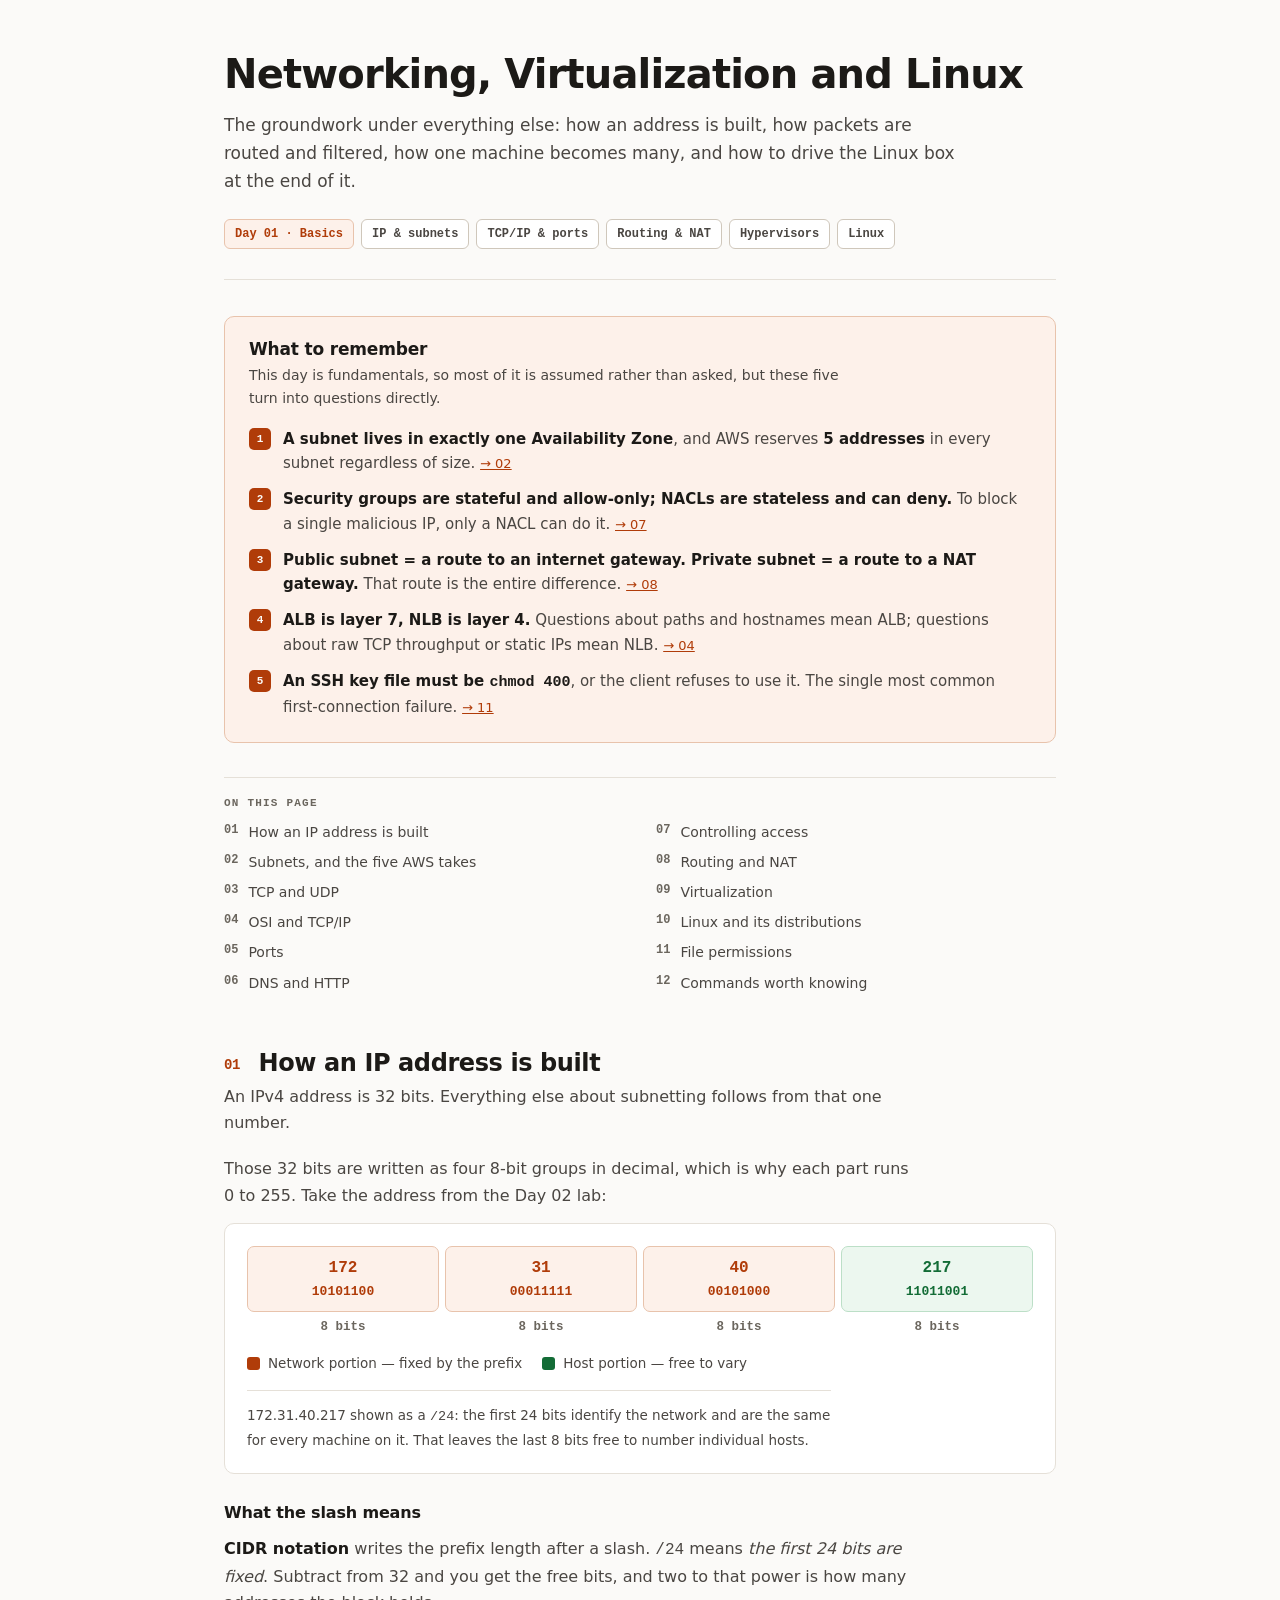
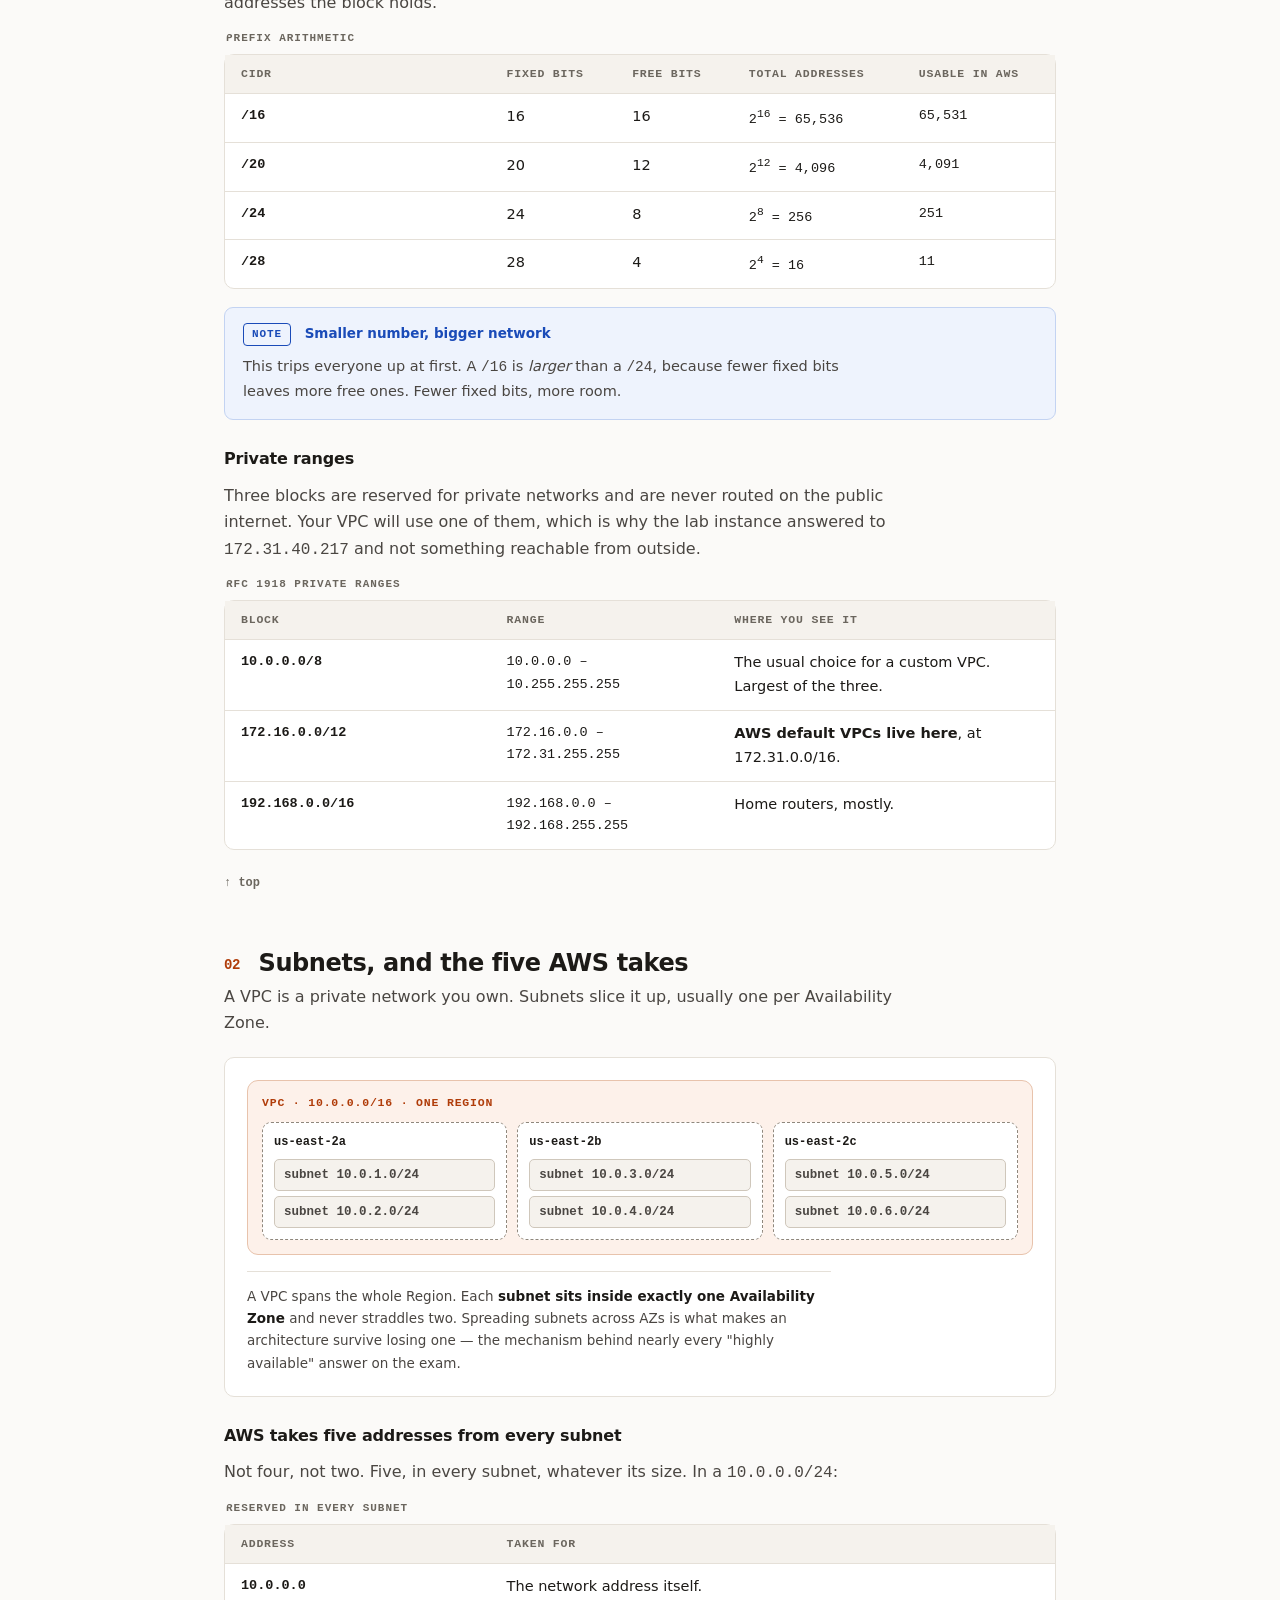
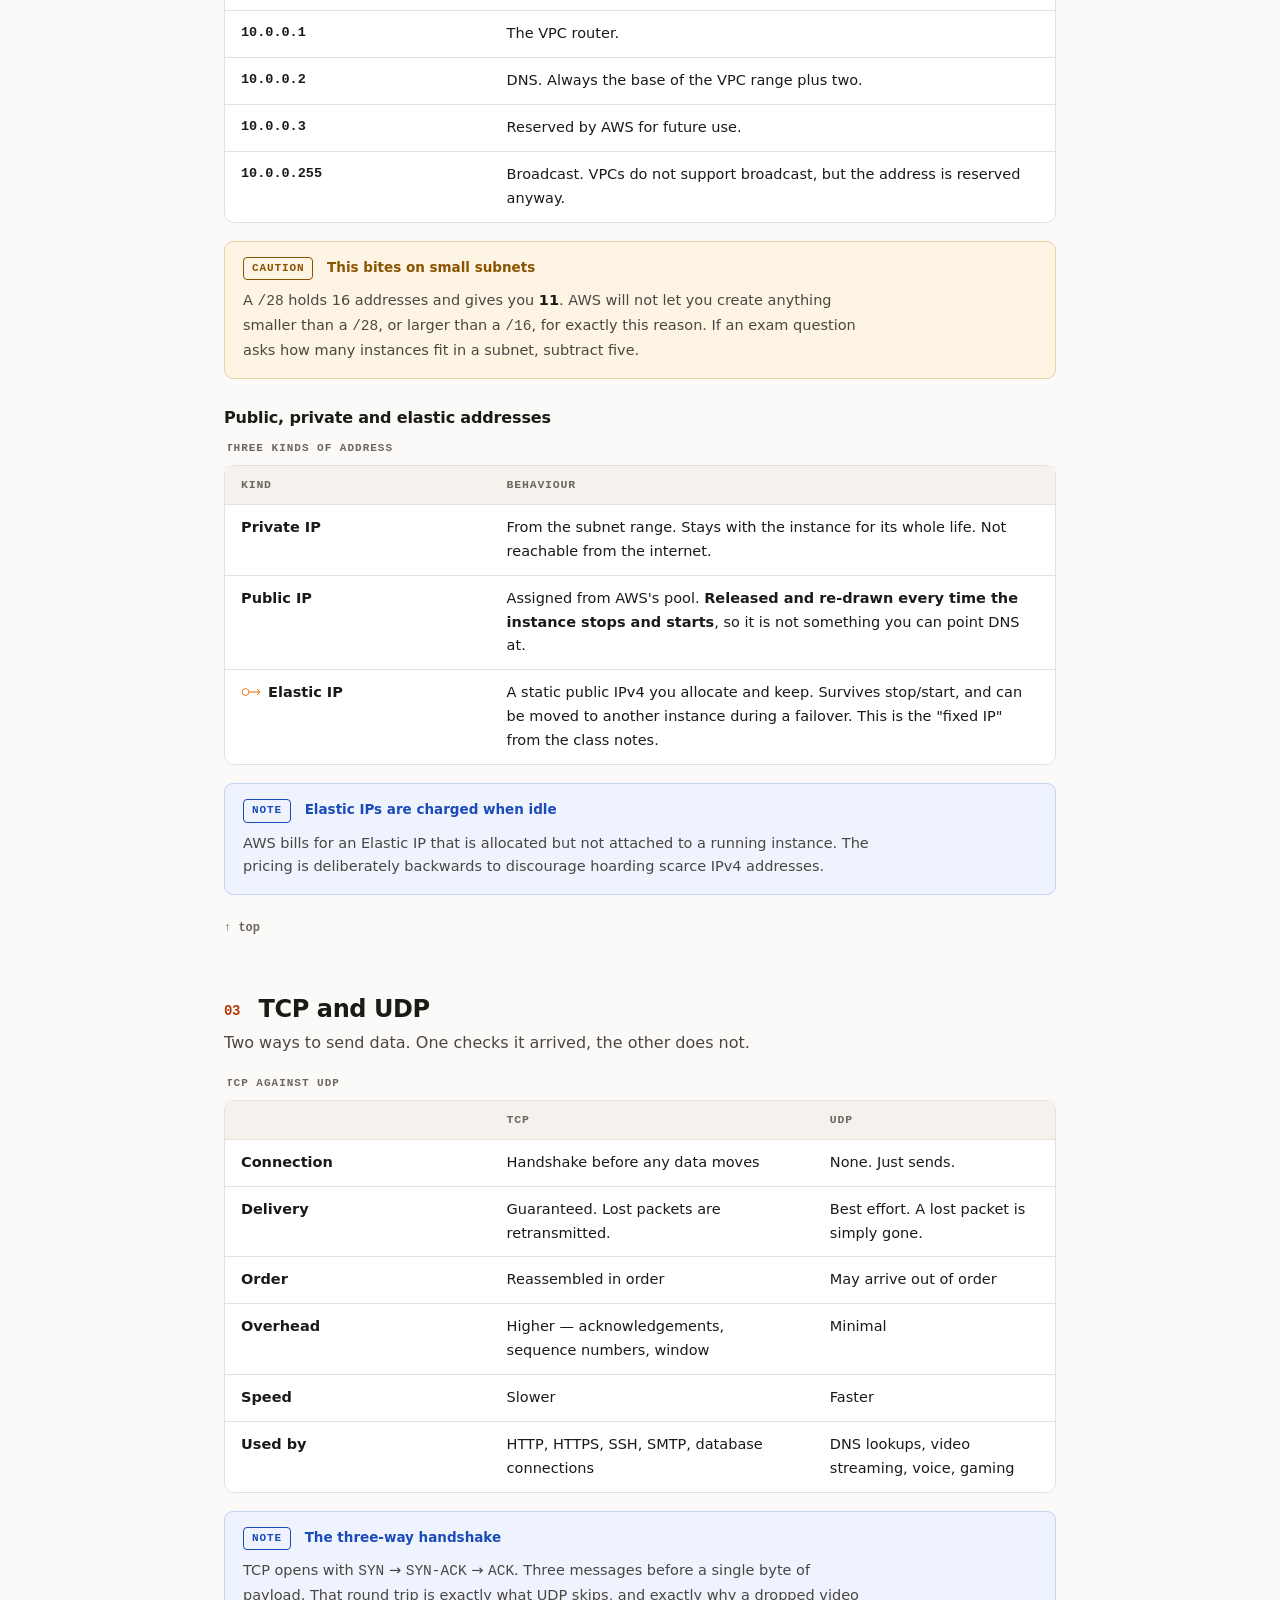
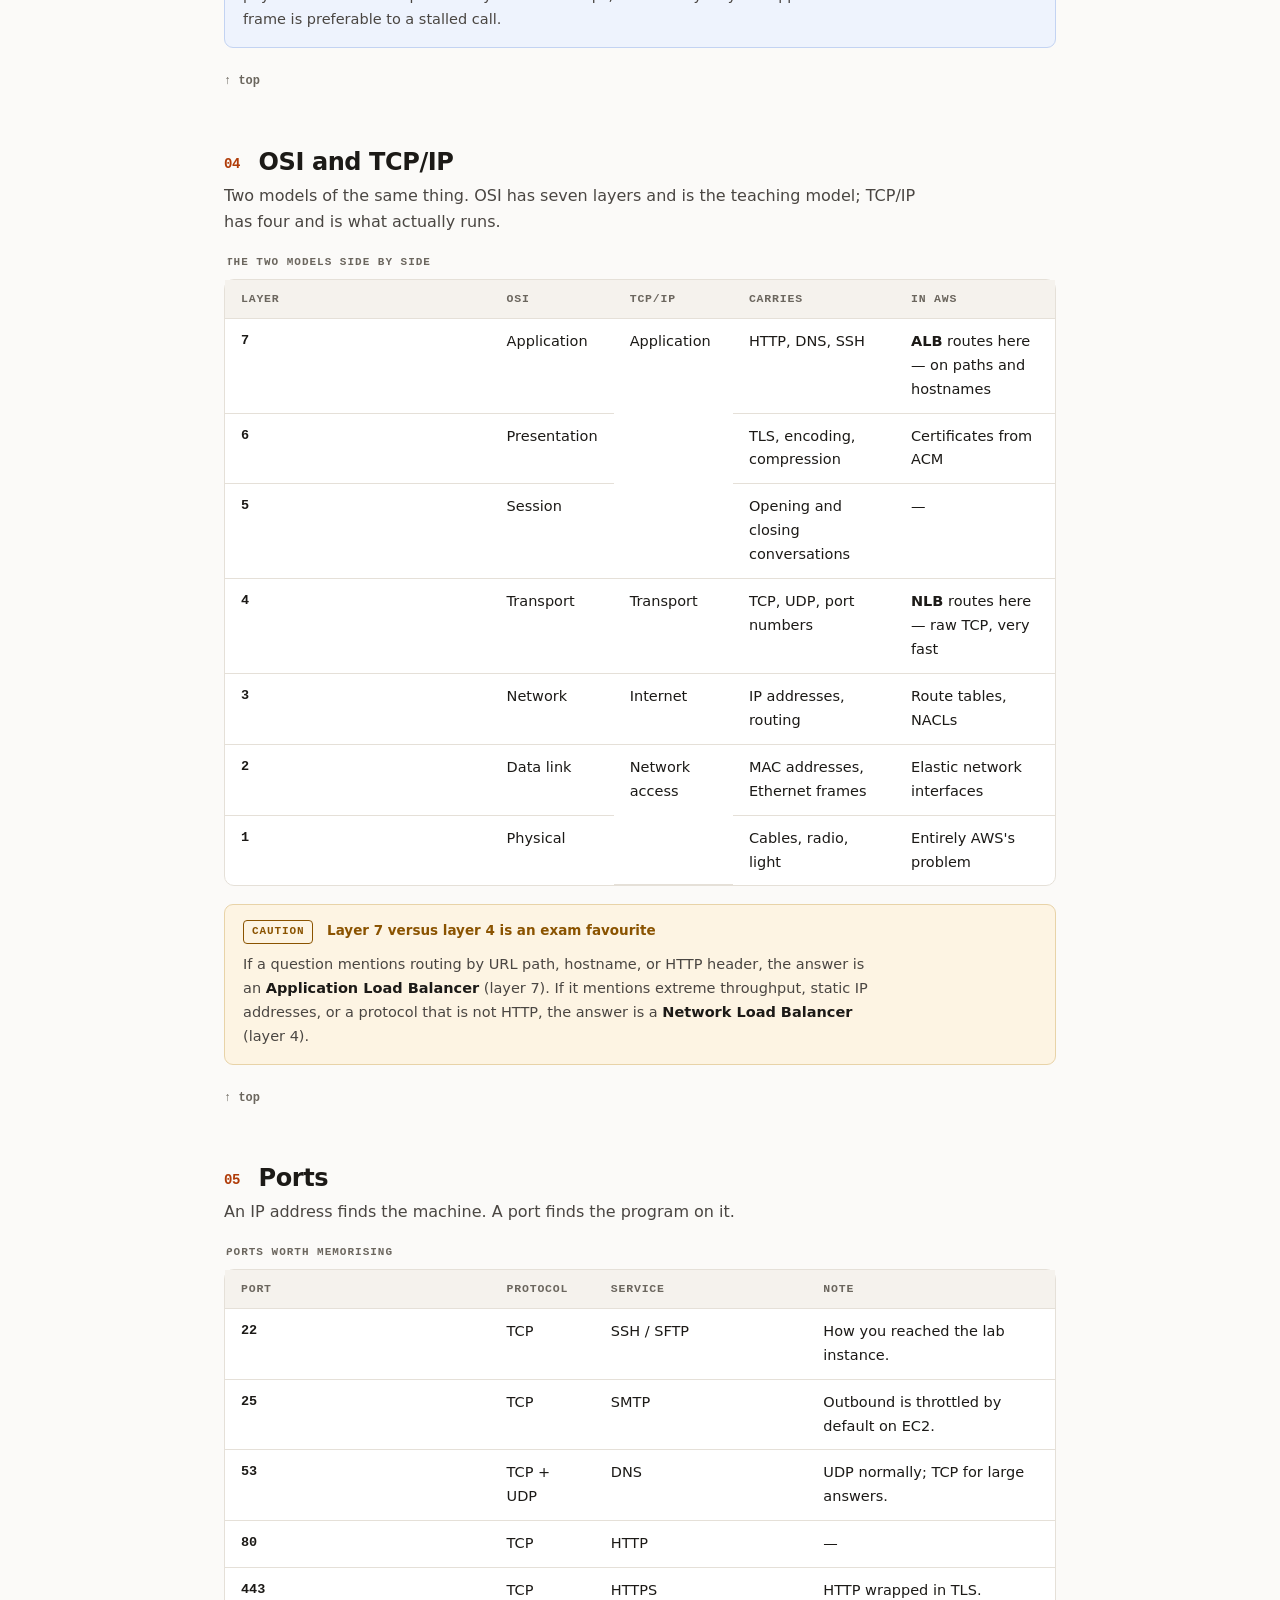
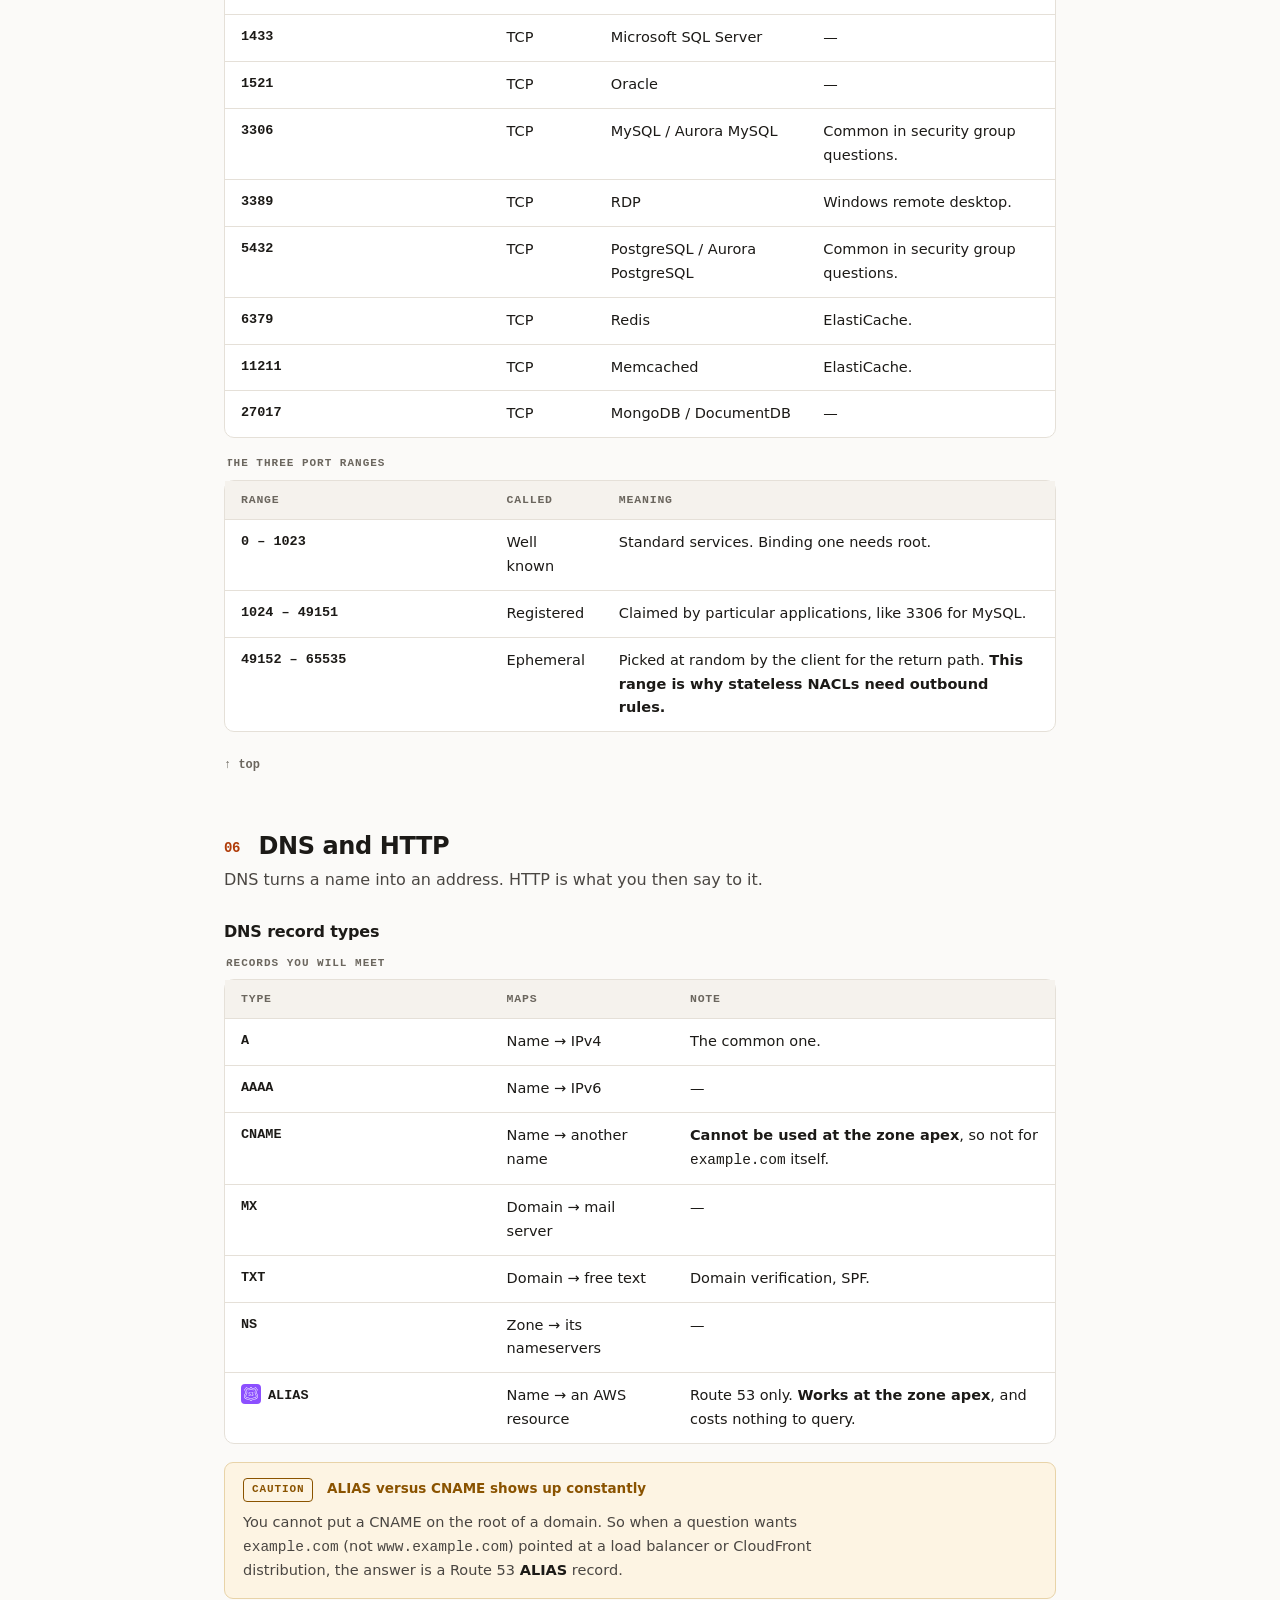
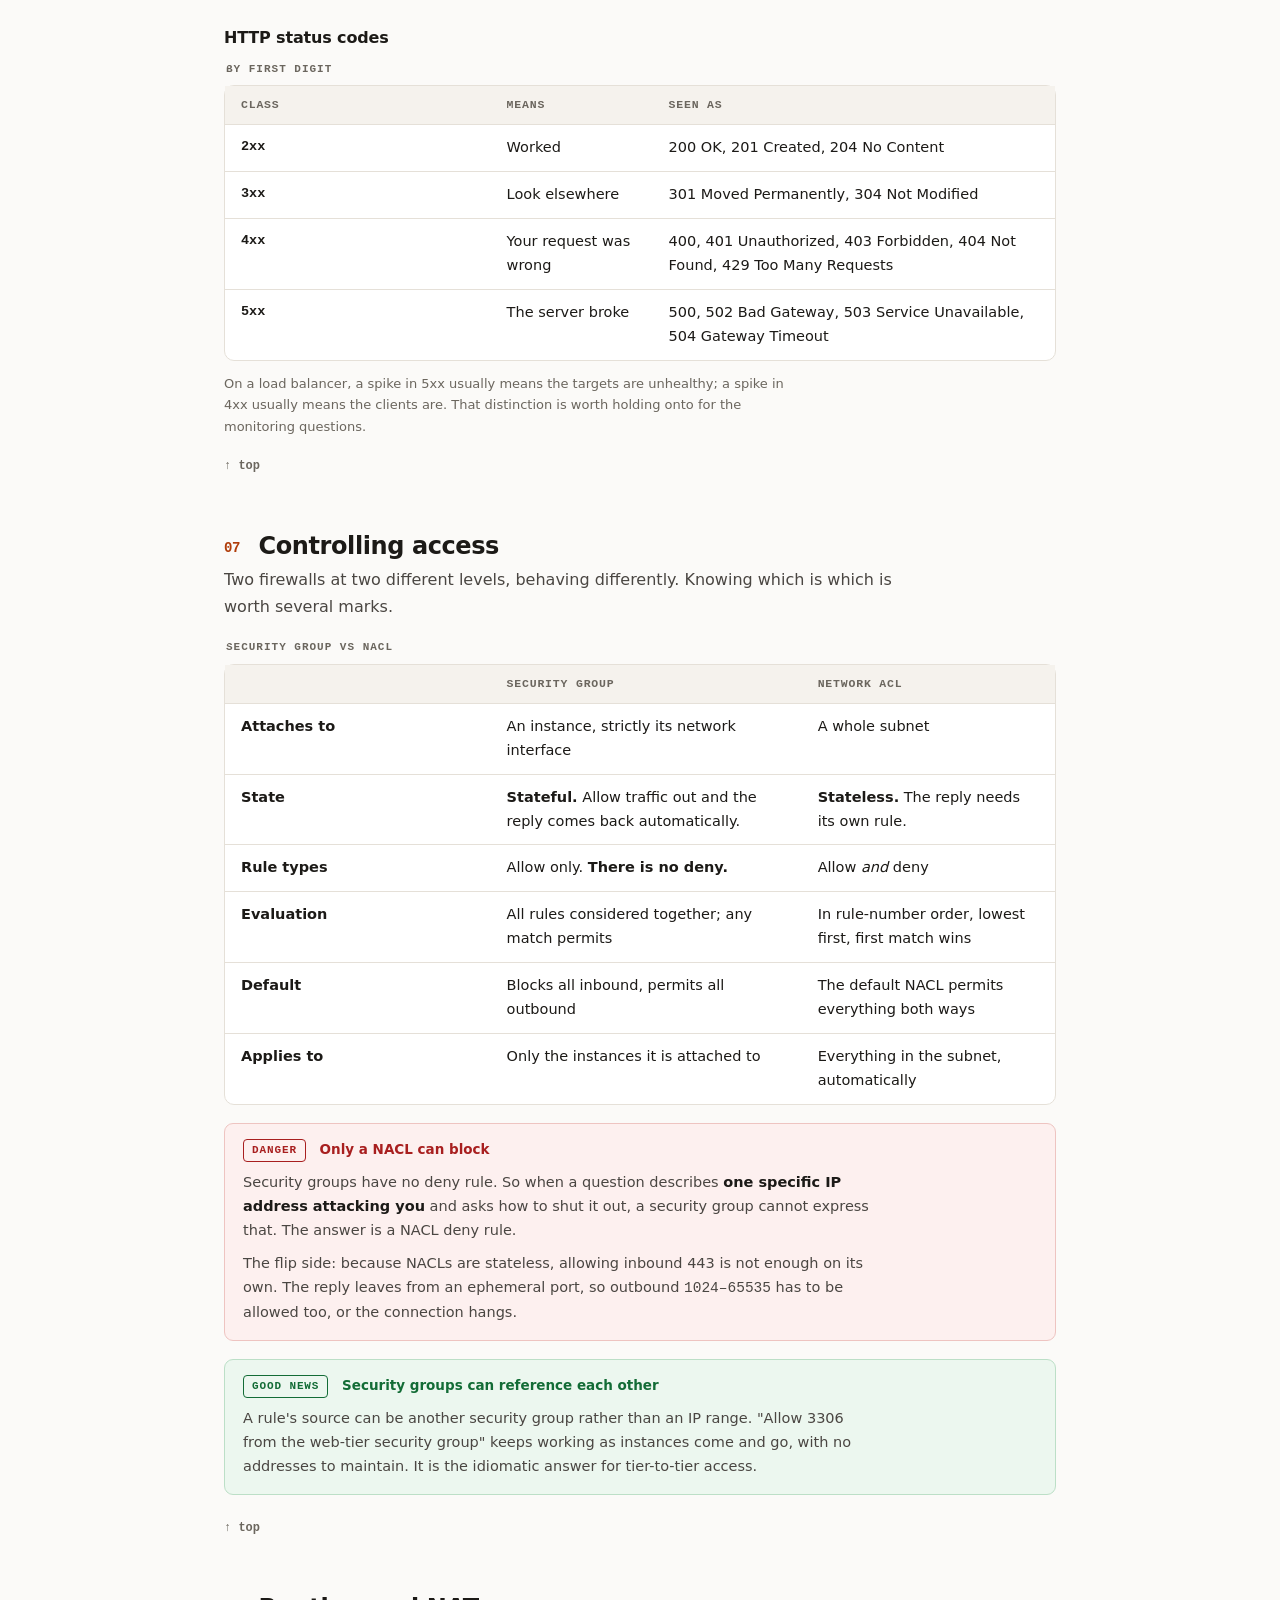
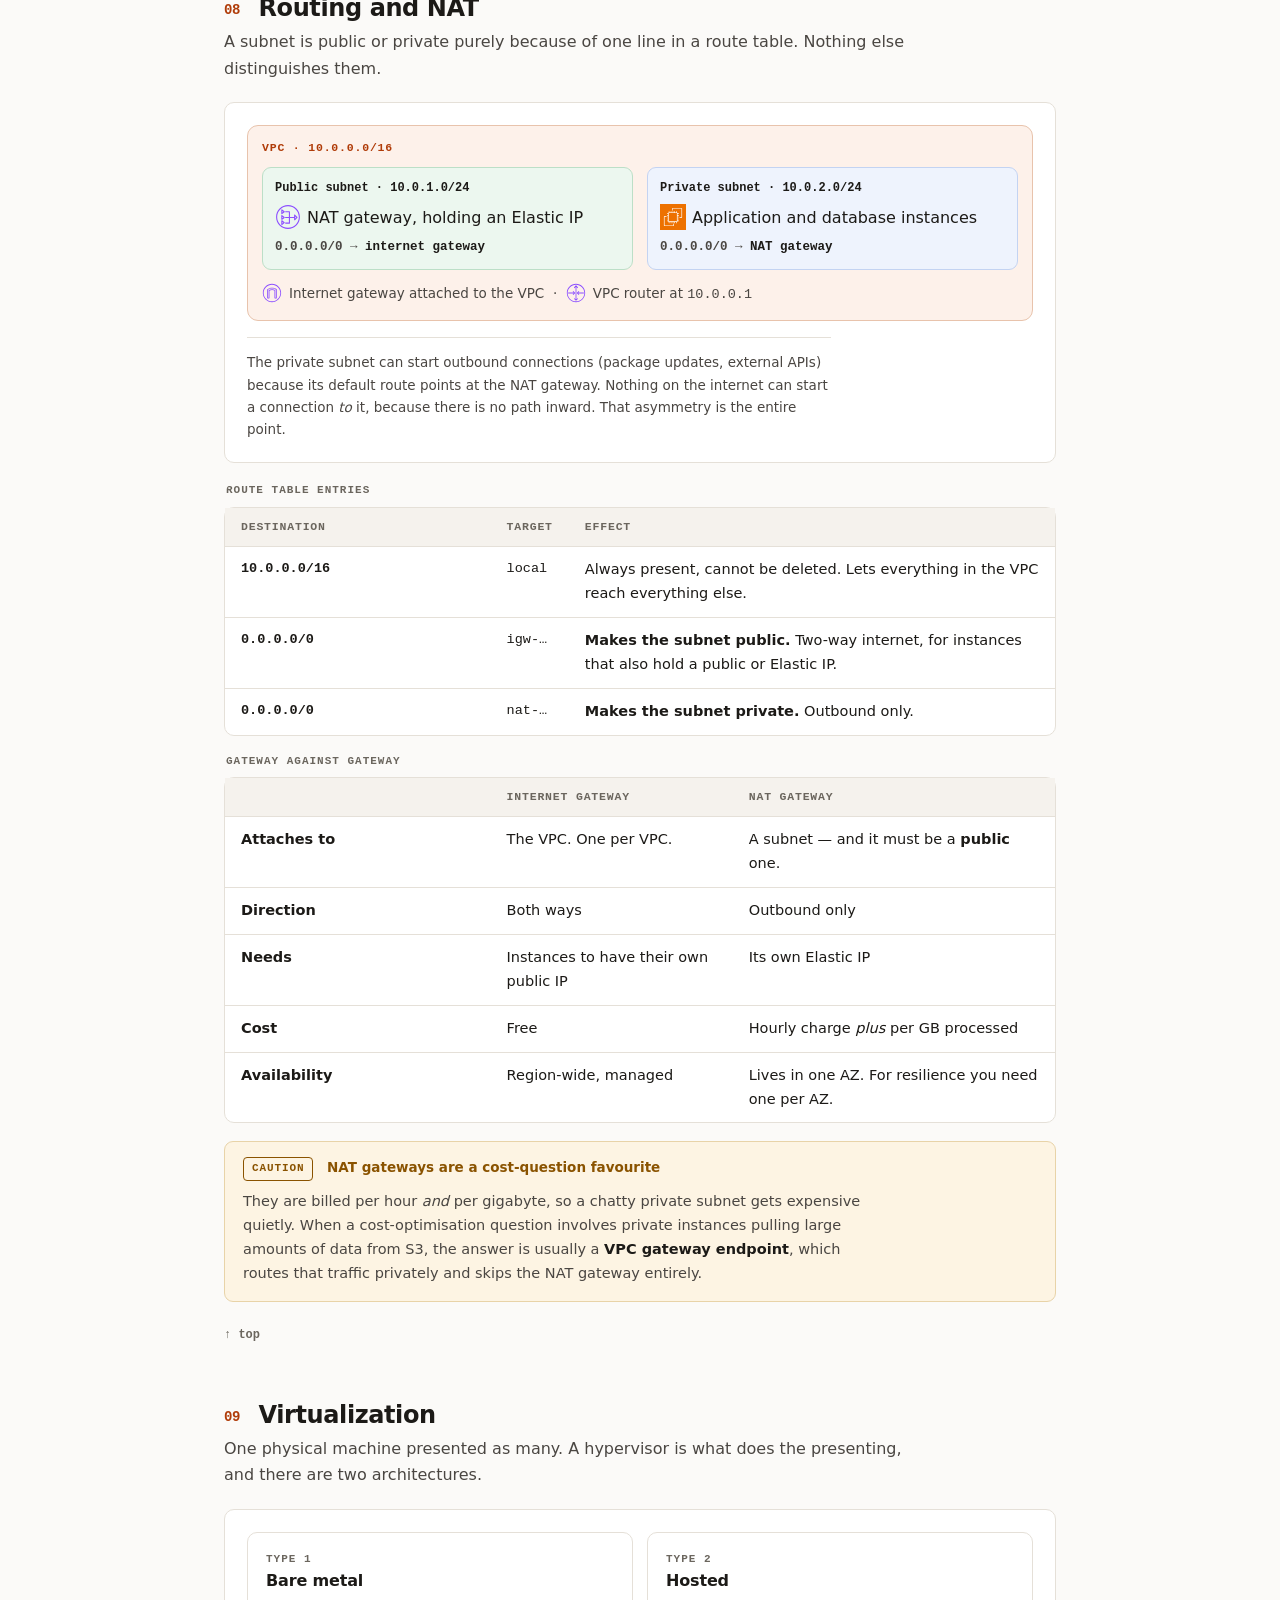
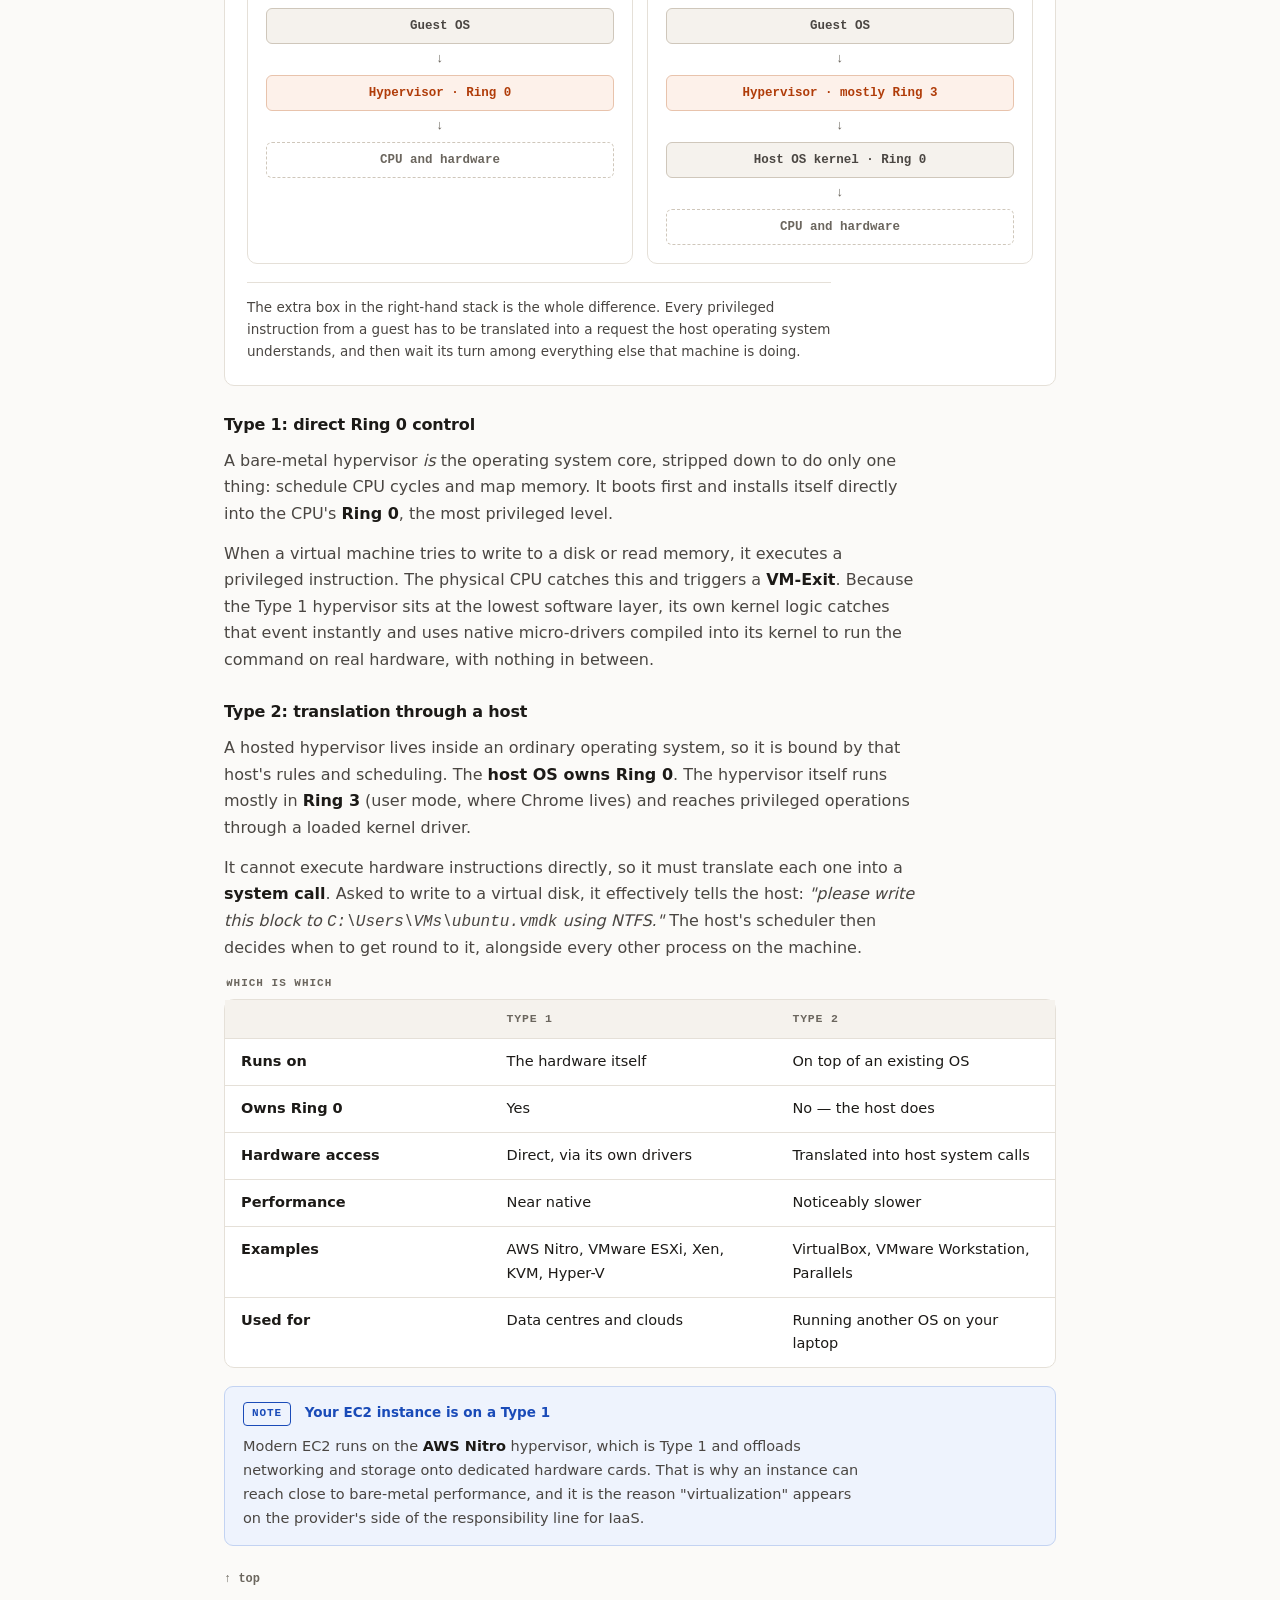
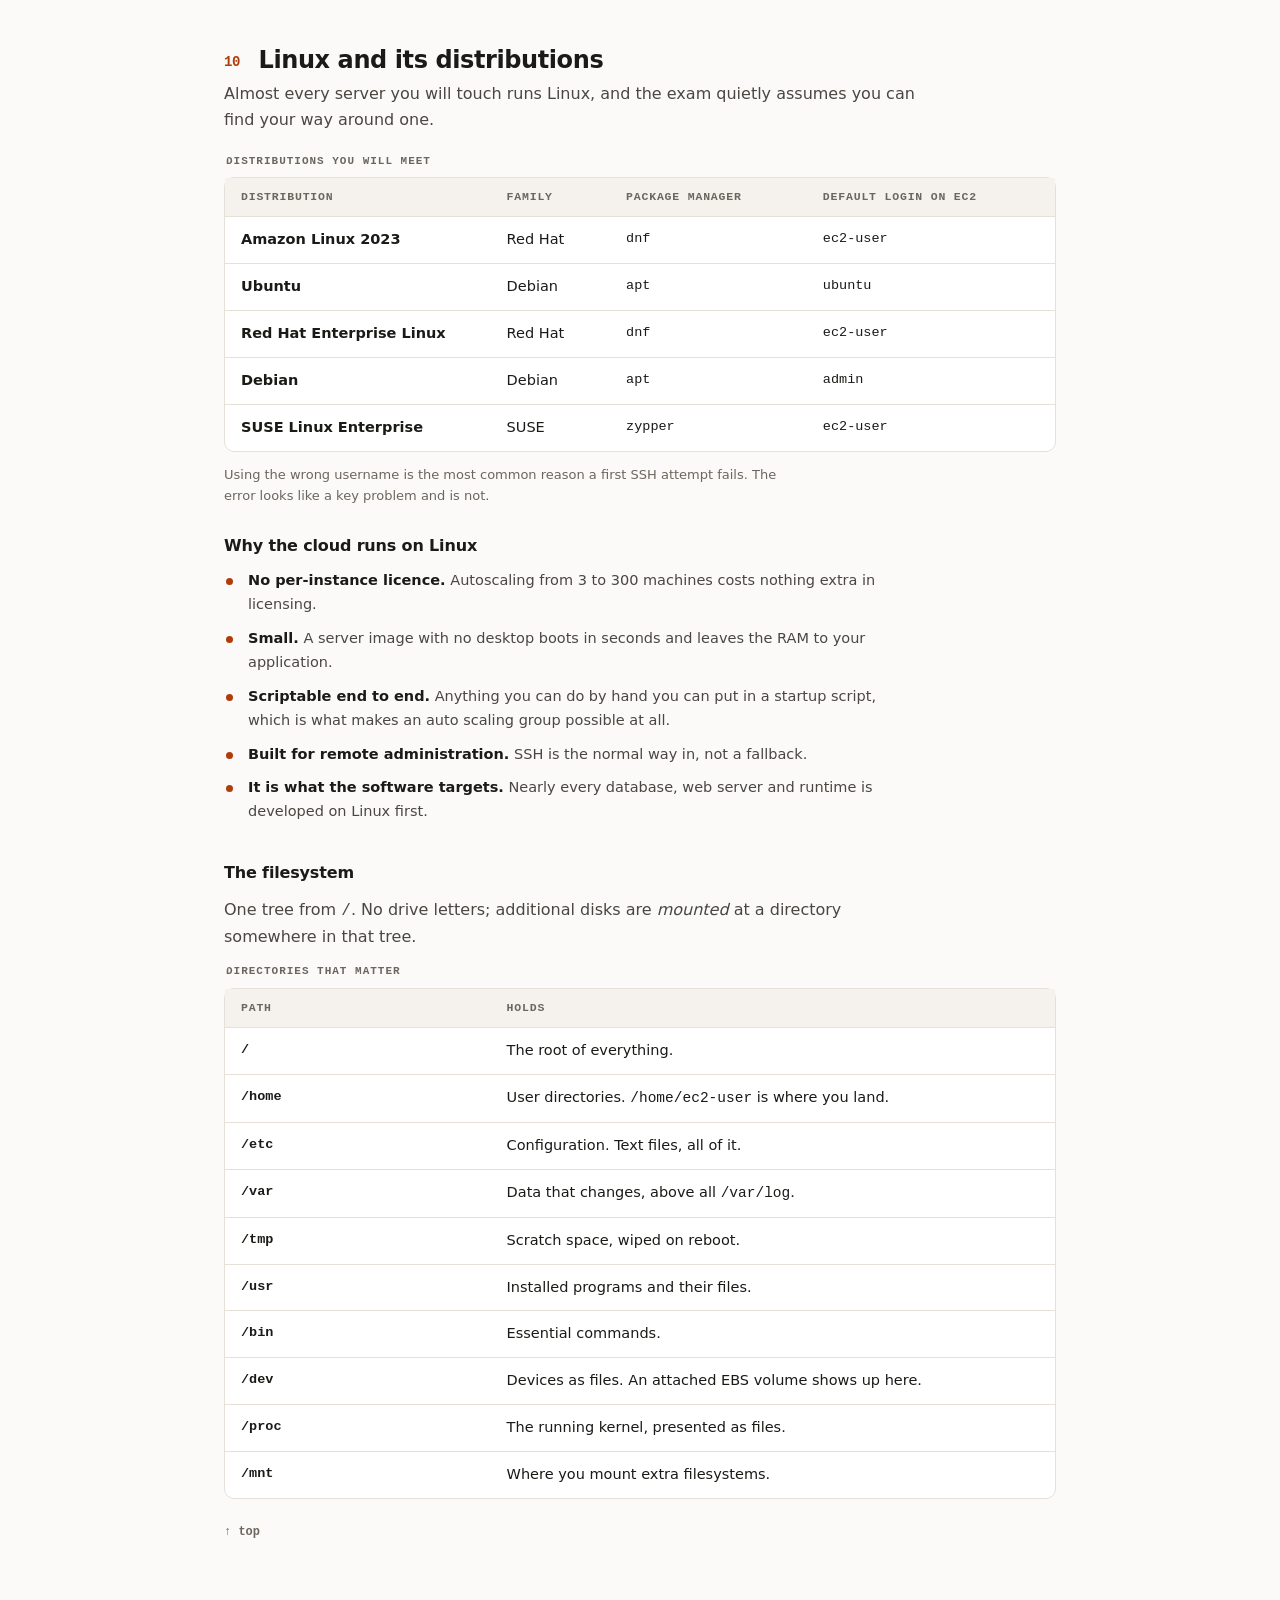
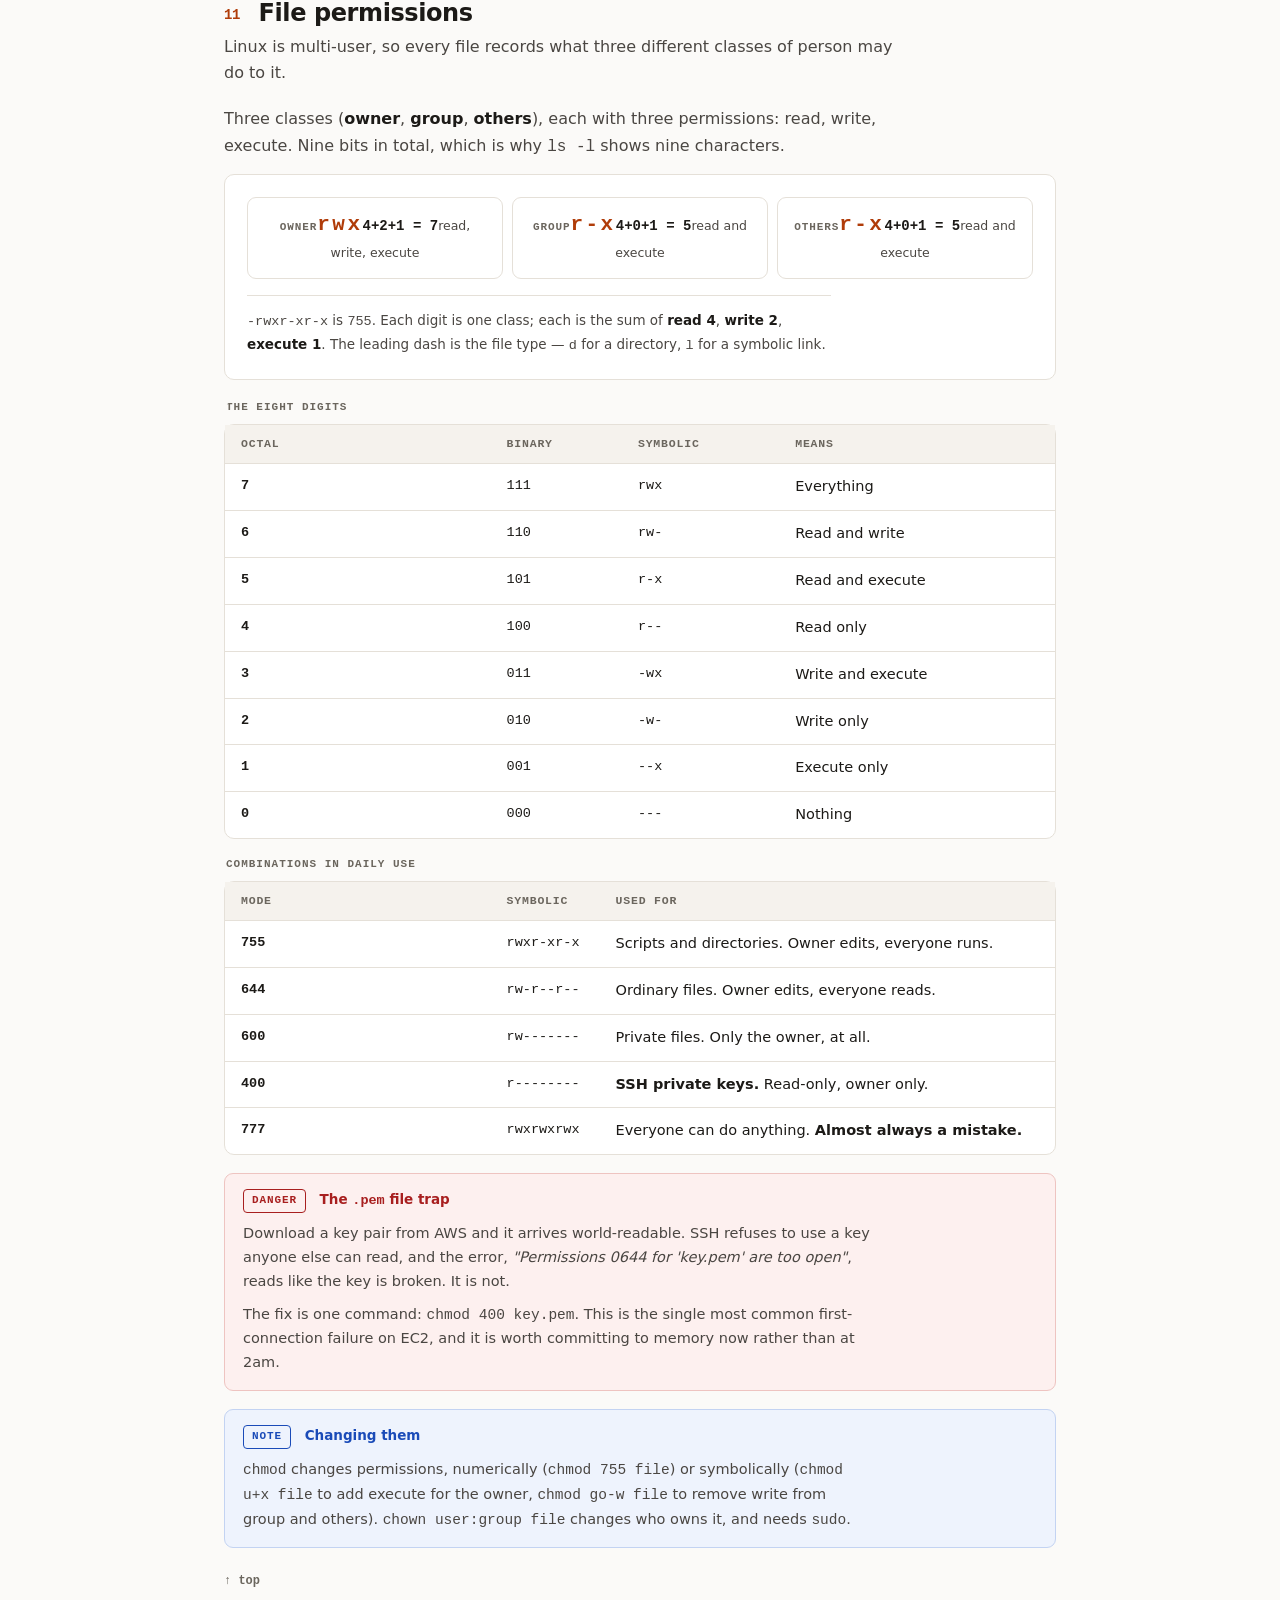
<file: day-01-basics.html>
<!doctype html>
<html lang="en">
<head>
<meta charset="utf-8">
<meta name="viewport" content="width=device-width, initial-scale=1">
<meta name="color-scheme" content="light dark">
<title>Day 01 — Basics | AWS SAA-C03</title>
<link rel="stylesheet" href="notes.css">
</head>
<body>
<a class="skip" href="#main">Skip to content</a>
<div class="wrap">

<header class="top" id="top">
  <h1>Networking, Virtualization and Linux</h1>
  <p class="sub">The groundwork under everything else: how an address is built, how packets are routed and filtered, how one machine becomes many, and how to drive the Linux box at the end of it.</p>
  <div class="meta">
    <span class="chip on">Day 01 · Basics</span>
    <span class="chip">IP &amp; subnets</span>
    <span class="chip">TCP/IP &amp; ports</span>
    <span class="chip">Routing &amp; NAT</span>
    <span class="chip">Hypervisors</span>
    <span class="chip">Linux</span>
  </div>
</header>

<main id="main">

<div class="now">
  <h2>What to remember</h2>
  <p class="lede">This day is fundamentals, so most of it is assumed rather than asked, but these five turn into questions directly.</p>
  <ol>
    <li><b>A subnet lives in exactly one Availability Zone</b>, and AWS reserves <b>5 addresses</b> in every subnet regardless of size. <a href="#s02">→ 02</a></li>
    <li><b>Security groups are stateful and allow-only; NACLs are stateless and can deny.</b> To block a single malicious IP, only a NACL can do it. <a href="#s07">→ 07</a></li>
    <li><b>Public subnet = a route to an internet gateway. Private subnet = a route to a NAT gateway.</b> That route is the entire difference. <a href="#s08">→ 08</a></li>
    <li><b>ALB is layer 7, NLB is layer 4.</b> Questions about paths and hostnames mean ALB; questions about raw TCP throughput or static IPs mean NLB. <a href="#s04">→ 04</a></li>
    <li><b>An SSH key file must be <code>chmod 400</code></b>, or the client refuses to use it. The single most common first-connection failure. <a href="#s11">→ 11</a></li>
  </ol>
</div>

<nav class="toc" aria-labelledby="toc-h">
  <h2 id="toc-h">On this page</h2>
  <ol>
    <li><a href="#s01"><span class="n">01</span> How an IP address is built</a></li>
    <li><a href="#s02"><span class="n">02</span> Subnets, and the five AWS takes</a></li>
    <li><a href="#s03"><span class="n">03</span> TCP and UDP</a></li>
    <li><a href="#s04"><span class="n">04</span> OSI and TCP/IP</a></li>
    <li><a href="#s05"><span class="n">05</span> Ports</a></li>
    <li><a href="#s06"><span class="n">06</span> DNS and HTTP</a></li>
    <li><a href="#s07"><span class="n">07</span> Controlling access</a></li>
    <li><a href="#s08"><span class="n">08</span> Routing and NAT</a></li>
    <li><a href="#s09"><span class="n">09</span> Virtualization</a></li>
    <li><a href="#s10"><span class="n">10</span> Linux and its distributions</a></li>
    <li><a href="#s11"><span class="n">11</span> File permissions</a></li>
    <li><a href="#s12"><span class="n">12</span> Commands worth knowing</a></li>
  </ol>
</nav>

<!-- 01 -->
<section id="s01" aria-labelledby="h01">
  <h2 id="h01"><span class="n">01</span> How an IP address is built</h2>
  <p class="thesis">An IPv4 address is 32 bits. Everything else about subnetting follows from that one number.</p>

  <p>Those 32 bits are written as four 8-bit groups in decimal, which is why each part runs 0 to 255. Take the address from the Day 02 lab:</p>

  <figure>
    <div class="bits">
      <div class="bitrow">
        <span class="oct net"><span class="dec">172</span>10101100</span>
        <span class="oct net"><span class="dec">31</span>00011111</span>
        <span class="oct net"><span class="dec">40</span>00101000</span>
        <span class="oct host"><span class="dec">217</span>11011001</span>
      </div>
      <div class="bitkey">
        <span>8 bits</span><span>8 bits</span><span>8 bits</span><span>8 bits</span>
      </div>
    </div>
    <div class="legend">
      <span><i class="sw" style="background:var(--accent)"></i> Network portion — fixed by the prefix</span>
      <span><i class="sw" style="background:var(--good)"></i> Host portion — free to vary</span>
    </div>
    <figcaption>172.31.40.217 shown as a <code>/24</code>: the first 24 bits identify the network and are the same for every machine on it. That leaves the last 8 bits free to number individual hosts.</figcaption>
  </figure>

  <h3>What the slash means</h3>
  <p><strong>CIDR notation</strong> writes the prefix length after a slash. <code>/24</code> means <em>the first 24 bits are fixed</em>. Subtract from 32 and you get the free bits, and two to that power is how many addresses the block holds.</p>

  <div class="tw">
    <table>
      <caption>Prefix arithmetic</caption>
      <thead><tr><th scope="col">CIDR</th><th scope="col">Fixed bits</th><th scope="col">Free bits</th><th scope="col">Total addresses</th><th scope="col">Usable in AWS</th></tr></thead>
      <tbody>
        <tr><th scope="row" class="mono">/16</th><td data-l="Fixed">16</td><td data-l="Free">16</td><td data-l="Total" class="mono">2<sup>16</sup> = 65,536</td><td data-l="Usable in AWS" class="mono">65,531</td></tr>
        <tr><th scope="row" class="mono">/20</th><td data-l="Fixed">20</td><td data-l="Free">12</td><td data-l="Total" class="mono">2<sup>12</sup> = 4,096</td><td data-l="Usable in AWS" class="mono">4,091</td></tr>
        <tr><th scope="row" class="mono">/24</th><td data-l="Fixed">24</td><td data-l="Free">8</td><td data-l="Total" class="mono">2<sup>8</sup> = 256</td><td data-l="Usable in AWS" class="mono">251</td></tr>
        <tr><th scope="row" class="mono">/28</th><td data-l="Fixed">28</td><td data-l="Free">4</td><td data-l="Total" class="mono">2<sup>4</sup> = 16</td><td data-l="Usable in AWS" class="mono">11</td></tr>
      </tbody>
    </table>
  </div>
  <div class="call note">
    <span class="lbl"><span class="tag">Note</span> Smaller number, bigger network</span>
    <p>This trips everyone up at first. A <code>/16</code> is <em>larger</em> than a <code>/24</code>, because fewer fixed bits leaves more free ones. Fewer fixed bits, more room.</p>
  </div>

  <h3>Private ranges</h3>
  <p>Three blocks are reserved for private networks and are never routed on the public internet. Your VPC will use one of them, which is why the lab instance answered to <code>172.31.40.217</code> and not something reachable from outside.</p>
  <div class="tw">
    <table>
      <caption>RFC 1918 private ranges</caption>
      <thead><tr><th scope="col">Block</th><th scope="col">Range</th><th scope="col">Where you see it</th></tr></thead>
      <tbody>
        <tr><th scope="row" class="mono">10.0.0.0/8</th><td data-l="Range" class="mono">10.0.0.0 – 10.255.255.255</td><td data-l="Where">The usual choice for a custom VPC. Largest of the three.</td></tr>
        <tr><th scope="row" class="mono">172.16.0.0/12</th><td data-l="Range" class="mono">172.16.0.0 – 172.31.255.255</td><td data-l="Where"><strong>AWS default VPCs live here</strong>, at 172.31.0.0/16.</td></tr>
        <tr><th scope="row" class="mono">192.168.0.0/16</th><td data-l="Range" class="mono">192.168.0.0 – 192.168.255.255</td><td data-l="Where">Home routers, mostly.</td></tr>
      </tbody>
    </table>
  </div>
  <a class="top-link" href="#top">↑ top</a>
</section>

<!-- 02 -->
<section id="s02" aria-labelledby="h02">
  <h2 id="h02"><span class="n">02</span> Subnets, and the five AWS takes</h2>
  <p class="thesis">A VPC is a private network you own. Subnets slice it up, usually one per Availability Zone.</p>

  <figure>
    <div class="region">
      <span class="rlabel">VPC · 10.0.0.0/16 · one Region</span>
      <div class="azs">
        <div class="az"><span class="azn">us-east-2a</span>
          <div class="dc">subnet 10.0.1.0/24</div><div class="dc">subnet 10.0.2.0/24</div></div>
        <div class="az"><span class="azn">us-east-2b</span>
          <div class="dc">subnet 10.0.3.0/24</div><div class="dc">subnet 10.0.4.0/24</div></div>
        <div class="az"><span class="azn">us-east-2c</span>
          <div class="dc">subnet 10.0.5.0/24</div><div class="dc">subnet 10.0.6.0/24</div></div>
      </div>
    </div>
    <figcaption>A VPC spans the whole Region. Each <strong>subnet sits inside exactly one Availability Zone</strong> and never straddles two. Spreading subnets across AZs is what makes an architecture survive losing one — the mechanism behind nearly every "highly available" answer on the exam.</figcaption>
  </figure>

  <h3>AWS takes five addresses from every subnet</h3>
  <p>Not four, not two. Five, in every subnet, whatever its size. In a <code>10.0.0.0/24</code>:</p>
  <div class="tw">
    <table>
      <caption>Reserved in every subnet</caption>
      <thead><tr><th scope="col">Address</th><th scope="col">Taken for</th></tr></thead>
      <tbody>
        <tr><th scope="row" class="mono">10.0.0.0</th><td data-l="Taken for">The network address itself.</td></tr>
        <tr><th scope="row" class="mono">10.0.0.1</th><td data-l="Taken for">The VPC router.</td></tr>
        <tr><th scope="row" class="mono">10.0.0.2</th><td data-l="Taken for">DNS. Always the base of the VPC range plus two.</td></tr>
        <tr><th scope="row" class="mono">10.0.0.3</th><td data-l="Taken for">Reserved by AWS for future use.</td></tr>
        <tr><th scope="row" class="mono">10.0.0.255</th><td data-l="Taken for">Broadcast. VPCs do not support broadcast, but the address is reserved anyway.</td></tr>
      </tbody>
    </table>
  </div>
  <div class="call caution">
    <span class="lbl"><span class="tag">Caution</span> This bites on small subnets</span>
    <p>A <code>/28</code> holds 16 addresses and gives you <strong>11</strong>. AWS will not let you create anything smaller than a <code>/28</code>, or larger than a <code>/16</code>, for exactly this reason. If an exam question asks how many instances fit in a subnet, subtract five.</p>
  </div>

  <h3>Public, private and elastic addresses</h3>
  <div class="tw">
    <table>
      <caption>Three kinds of address</caption>
      <thead><tr><th scope="col">Kind</th><th scope="col">Behaviour</th></tr></thead>
      <tbody>
        <tr><th scope="row">Private IP</th><td data-l="Behaviour">From the subnet range. Stays with the instance for its whole life. Not reachable from the internet.</td></tr>
        <tr><th scope="row">Public IP</th><td data-l="Behaviour">Assigned from AWS's pool. <strong>Released and re-drawn every time the instance stops and starts</strong>, so it is not something you can point DNS at.</td></tr>
        <tr><th scope="row"><img class="ico-sm" src="icons/eip.svg" alt="">Elastic IP</th><td data-l="Behaviour">A static public IPv4 you allocate and keep. Survives stop/start, and can be moved to another instance during a failover. This is the "fixed IP" from the class notes.</td></tr>
      </tbody>
    </table>
  </div>
  <div class="call note">
    <span class="lbl"><span class="tag">Note</span> Elastic IPs are charged when idle</span>
    <p>AWS bills for an Elastic IP that is allocated but not attached to a running instance. The pricing is deliberately backwards to discourage hoarding scarce IPv4 addresses.</p>
  </div>
  <a class="top-link" href="#top">↑ top</a>
</section>

<!-- 03 -->
<section id="s03" aria-labelledby="h03">
  <h2 id="h03"><span class="n">03</span> TCP and UDP</h2>
  <p class="thesis">Two ways to send data. One checks it arrived, the other does not.</p>
  <div class="tw">
    <table>
      <caption>TCP against UDP</caption>
      <thead><tr><th scope="col">&nbsp;</th><th scope="col">TCP</th><th scope="col">UDP</th></tr></thead>
      <tbody>
        <tr><th scope="row">Connection</th><td data-l="TCP">Handshake before any data moves</td><td data-l="UDP">None. Just sends.</td></tr>
        <tr><th scope="row">Delivery</th><td data-l="TCP">Guaranteed. Lost packets are retransmitted.</td><td data-l="UDP">Best effort. A lost packet is simply gone.</td></tr>
        <tr><th scope="row">Order</th><td data-l="TCP">Reassembled in order</td><td data-l="UDP">May arrive out of order</td></tr>
        <tr><th scope="row">Overhead</th><td data-l="TCP">Higher — acknowledgements, sequence numbers, window</td><td data-l="UDP">Minimal</td></tr>
        <tr><th scope="row">Speed</th><td data-l="TCP">Slower</td><td data-l="UDP">Faster</td></tr>
        <tr><th scope="row">Used by</th><td data-l="TCP">HTTP, HTTPS, SSH, SMTP, database connections</td><td data-l="UDP">DNS lookups, video streaming, voice, gaming</td></tr>
      </tbody>
    </table>
  </div>
  <div class="call note">
    <span class="lbl"><span class="tag">Note</span> The three-way handshake</span>
    <p>TCP opens with <code>SYN</code> → <code>SYN-ACK</code> → <code>ACK</code>. Three messages before a single byte of payload. That round trip is exactly what UDP skips, and exactly why a dropped video frame is preferable to a stalled call.</p>
  </div>
  <a class="top-link" href="#top">↑ top</a>
</section>

<!-- 04 -->
<section id="s04" aria-labelledby="h04">
  <h2 id="h04"><span class="n">04</span> OSI and TCP/IP</h2>
  <p class="thesis">Two models of the same thing. OSI has seven layers and is the teaching model; TCP/IP has four and is what actually runs.</p>
  <div class="tw">
    <table>
      <caption>The two models side by side</caption>
      <thead><tr><th scope="col">Layer</th><th scope="col">OSI</th><th scope="col">TCP/IP</th><th scope="col">Carries</th><th scope="col">In AWS</th></tr></thead>
      <tbody>
        <tr><th scope="row" class="mono">7</th><td data-l="OSI">Application</td><td data-l="TCP/IP" rowspan="3">Application</td><td data-l="Carries">HTTP, DNS, SSH</td><td data-l="In AWS"><strong>ALB</strong> routes here — on paths and hostnames</td></tr>
        <tr><th scope="row" class="mono">6</th><td data-l="OSI">Presentation</td><td data-l="Carries">TLS, encoding, compression</td><td data-l="In AWS">Certificates from ACM</td></tr>
        <tr><th scope="row" class="mono">5</th><td data-l="OSI">Session</td><td data-l="Carries">Opening and closing conversations</td><td data-l="In AWS">—</td></tr>
        <tr><th scope="row" class="mono">4</th><td data-l="OSI">Transport</td><td data-l="TCP/IP">Transport</td><td data-l="Carries">TCP, UDP, port numbers</td><td data-l="In AWS"><strong>NLB</strong> routes here — raw TCP, very fast</td></tr>
        <tr><th scope="row" class="mono">3</th><td data-l="OSI">Network</td><td data-l="TCP/IP">Internet</td><td data-l="Carries">IP addresses, routing</td><td data-l="In AWS">Route tables, NACLs</td></tr>
        <tr><th scope="row" class="mono">2</th><td data-l="OSI">Data link</td><td data-l="TCP/IP" rowspan="2">Network access</td><td data-l="Carries">MAC addresses, Ethernet frames</td><td data-l="In AWS">Elastic network interfaces</td></tr>
        <tr><th scope="row" class="mono">1</th><td data-l="OSI">Physical</td><td data-l="Carries">Cables, radio, light</td><td data-l="In AWS">Entirely AWS's problem</td></tr>
      </tbody>
    </table>
  </div>
  <div class="call caution">
    <span class="lbl"><span class="tag">Caution</span> Layer 7 versus layer 4 is an exam favourite</span>
    <p>If a question mentions routing by URL path, hostname, or HTTP header, the answer is an <strong>Application Load Balancer</strong> (layer 7). If it mentions extreme throughput, static IP addresses, or a protocol that is not HTTP, the answer is a <strong>Network Load Balancer</strong> (layer 4).</p>
  </div>
  <a class="top-link" href="#top">↑ top</a>
</section>

<!-- 05 -->
<section id="s05" aria-labelledby="h05">
  <h2 id="h05"><span class="n">05</span> Ports</h2>
  <p class="thesis">An IP address finds the machine. A port finds the program on it.</p>
  <div class="tw">
    <table>
      <caption>Ports worth memorising</caption>
      <thead><tr><th scope="col">Port</th><th scope="col">Protocol</th><th scope="col">Service</th><th scope="col">Note</th></tr></thead>
      <tbody>
        <tr><th scope="row" class="mono">22</th><td data-l="Protocol">TCP</td><td data-l="Service">SSH / SFTP</td><td data-l="Note">How you reached the lab instance.</td></tr>
        <tr><th scope="row" class="mono">25</th><td data-l="Protocol">TCP</td><td data-l="Service">SMTP</td><td data-l="Note">Outbound is throttled by default on EC2.</td></tr>
        <tr><th scope="row" class="mono">53</th><td data-l="Protocol">TCP + UDP</td><td data-l="Service">DNS</td><td data-l="Note">UDP normally; TCP for large answers.</td></tr>
        <tr><th scope="row" class="mono">80</th><td data-l="Protocol">TCP</td><td data-l="Service">HTTP</td><td data-l="Note">—</td></tr>
        <tr><th scope="row" class="mono">443</th><td data-l="Protocol">TCP</td><td data-l="Service">HTTPS</td><td data-l="Note">HTTP wrapped in TLS.</td></tr>
        <tr><th scope="row" class="mono">1433</th><td data-l="Protocol">TCP</td><td data-l="Service">Microsoft SQL Server</td><td data-l="Note">—</td></tr>
        <tr><th scope="row" class="mono">1521</th><td data-l="Protocol">TCP</td><td data-l="Service">Oracle</td><td data-l="Note">—</td></tr>
        <tr><th scope="row" class="mono">3306</th><td data-l="Protocol">TCP</td><td data-l="Service">MySQL / Aurora MySQL</td><td data-l="Note">Common in security group questions.</td></tr>
        <tr><th scope="row" class="mono">3389</th><td data-l="Protocol">TCP</td><td data-l="Service">RDP</td><td data-l="Note">Windows remote desktop.</td></tr>
        <tr><th scope="row" class="mono">5432</th><td data-l="Protocol">TCP</td><td data-l="Service">PostgreSQL / Aurora PostgreSQL</td><td data-l="Note">Common in security group questions.</td></tr>
        <tr><th scope="row" class="mono">6379</th><td data-l="Protocol">TCP</td><td data-l="Service">Redis</td><td data-l="Note">ElastiCache.</td></tr>
        <tr><th scope="row" class="mono">11211</th><td data-l="Protocol">TCP</td><td data-l="Service">Memcached</td><td data-l="Note">ElastiCache.</td></tr>
        <tr><th scope="row" class="mono">27017</th><td data-l="Protocol">TCP</td><td data-l="Service">MongoDB / DocumentDB</td><td data-l="Note">—</td></tr>
      </tbody>
    </table>
  </div>
  <div class="tw">
    <table>
      <caption>The three port ranges</caption>
      <thead><tr><th scope="col">Range</th><th scope="col">Called</th><th scope="col">Meaning</th></tr></thead>
      <tbody>
        <tr><th scope="row" class="mono">0 – 1023</th><td data-l="Called">Well known</td><td data-l="Meaning">Standard services. Binding one needs root.</td></tr>
        <tr><th scope="row" class="mono">1024 – 49151</th><td data-l="Called">Registered</td><td data-l="Meaning">Claimed by particular applications, like 3306 for MySQL.</td></tr>
        <tr><th scope="row" class="mono">49152 – 65535</th><td data-l="Called">Ephemeral</td><td data-l="Meaning">Picked at random by the client for the return path. <strong>This range is why stateless NACLs need outbound rules.</strong></td></tr>
      </tbody>
    </table>
  </div>
  <a class="top-link" href="#top">↑ top</a>
</section>

<!-- 06 -->
<section id="s06" aria-labelledby="h06">
  <h2 id="h06"><span class="n">06</span> DNS and HTTP</h2>
  <p class="thesis">DNS turns a name into an address. HTTP is what you then say to it.</p>

  <h3>DNS record types</h3>
  <div class="tw">
    <table>
      <caption>Records you will meet</caption>
      <thead><tr><th scope="col">Type</th><th scope="col">Maps</th><th scope="col">Note</th></tr></thead>
      <tbody>
        <tr><th scope="row" class="mono">A</th><td data-l="Maps">Name → IPv4</td><td data-l="Note">The common one.</td></tr>
        <tr><th scope="row" class="mono">AAAA</th><td data-l="Maps">Name → IPv6</td><td data-l="Note">—</td></tr>
        <tr><th scope="row" class="mono">CNAME</th><td data-l="Maps">Name → another name</td><td data-l="Note"><strong>Cannot be used at the zone apex</strong>, so not for <code>example.com</code> itself.</td></tr>
        <tr><th scope="row" class="mono">MX</th><td data-l="Maps">Domain → mail server</td><td data-l="Note">—</td></tr>
        <tr><th scope="row" class="mono">TXT</th><td data-l="Maps">Domain → free text</td><td data-l="Note">Domain verification, SPF.</td></tr>
        <tr><th scope="row" class="mono">NS</th><td data-l="Maps">Zone → its nameservers</td><td data-l="Note">—</td></tr>
        <tr><th scope="row" class="mono"><img class="ico-sm" src="icons/route53.svg" alt="">ALIAS</th><td data-l="Maps">Name → an AWS resource</td><td data-l="Note">Route 53 only. <strong>Works at the zone apex</strong>, and costs nothing to query.</td></tr>
      </tbody>
    </table>
  </div>
  <div class="call caution">
    <span class="lbl"><span class="tag">Caution</span> ALIAS versus CNAME shows up constantly</span>
    <p>You cannot put a CNAME on the root of a domain. So when a question wants <code>example.com</code> (not <code>www.example.com</code>) pointed at a load balancer or CloudFront distribution, the answer is a Route 53 <strong>ALIAS</strong> record.</p>
  </div>

  <h3>HTTP status codes</h3>
  <div class="tw">
    <table>
      <caption>By first digit</caption>
      <thead><tr><th scope="col">Class</th><th scope="col">Means</th><th scope="col">Seen as</th></tr></thead>
      <tbody>
        <tr><th scope="row" class="mono">2xx</th><td data-l="Means">Worked</td><td data-l="Seen as">200 OK, 201 Created, 204 No Content</td></tr>
        <tr><th scope="row" class="mono">3xx</th><td data-l="Means">Look elsewhere</td><td data-l="Seen as">301 Moved Permanently, 304 Not Modified</td></tr>
        <tr><th scope="row" class="mono">4xx</th><td data-l="Means">Your request was wrong</td><td data-l="Seen as">400, 401 Unauthorized, 403 Forbidden, 404 Not Found, 429 Too Many Requests</td></tr>
        <tr><th scope="row" class="mono">5xx</th><td data-l="Means">The server broke</td><td data-l="Seen as">500, 502 Bad Gateway, 503 Service Unavailable, 504 Gateway Timeout</td></tr>
      </tbody>
    </table>
  </div>
  <p class="fine">On a load balancer, a spike in 5xx usually means the targets are unhealthy; a spike in 4xx usually means the clients are. That distinction is worth holding onto for the monitoring questions.</p>
  <a class="top-link" href="#top">↑ top</a>
</section>

<!-- 07 -->
<section id="s07" aria-labelledby="h07">
  <h2 id="h07"><span class="n">07</span> Controlling access</h2>
  <p class="thesis">Two firewalls at two different levels, behaving differently. Knowing which is which is worth several marks.</p>
  <div class="tw">
    <table>
      <caption>Security group vs NACL</caption>
      <thead><tr><th scope="col">&nbsp;</th><th scope="col">Security group</th><th scope="col">Network ACL</th></tr></thead>
      <tbody>
        <tr><th scope="row">Attaches to</th><td data-l="Security group">An instance, strictly its network interface</td><td data-l="Network ACL">A whole subnet</td></tr>
        <tr><th scope="row">State</th><td data-l="Security group"><strong>Stateful.</strong> Allow traffic out and the reply comes back automatically.</td><td data-l="Network ACL"><strong>Stateless.</strong> The reply needs its own rule.</td></tr>
        <tr><th scope="row">Rule types</th><td data-l="Security group">Allow only. <strong>There is no deny.</strong></td><td data-l="Network ACL">Allow <em>and</em> deny</td></tr>
        <tr><th scope="row">Evaluation</th><td data-l="Security group">All rules considered together; any match permits</td><td data-l="Network ACL">In rule-number order, lowest first, first match wins</td></tr>
        <tr><th scope="row">Default</th><td data-l="Security group">Blocks all inbound, permits all outbound</td><td data-l="Network ACL">The default NACL permits everything both ways</td></tr>
        <tr><th scope="row">Applies to</th><td data-l="Security group">Only the instances it is attached to</td><td data-l="Network ACL">Everything in the subnet, automatically</td></tr>
      </tbody>
    </table>
  </div>
  <div class="call danger">
    <span class="lbl"><span class="tag">Danger</span> Only a NACL can block</span>
    <p>Security groups have no deny rule. So when a question describes <strong>one specific IP address attacking you</strong> and asks how to shut it out, a security group cannot express that. The answer is a NACL deny rule.</p>
    <p>The flip side: because NACLs are stateless, allowing inbound 443 is not enough on its own. The reply leaves from an ephemeral port, so outbound <code>1024–65535</code> has to be allowed too, or the connection hangs.</p>
  </div>
  <div class="call good">
    <span class="lbl"><span class="tag">Good news</span> Security groups can reference each other</span>
    <p>A rule's source can be another security group rather than an IP range. "Allow 3306 from the web-tier security group" keeps working as instances come and go, with no addresses to maintain. It is the idiomatic answer for tier-to-tier access.</p>
  </div>
  <a class="top-link" href="#top">↑ top</a>
</section>

<!-- 08 -->
<section id="s08" aria-labelledby="h08">
  <h2 id="h08"><span class="n">08</span> Routing and NAT</h2>
  <p class="thesis">A subnet is public or private purely because of one line in a route table. Nothing else distinguishes them.</p>

  <figure>
    <div class="region">
      <span class="rlabel">VPC · 10.0.0.0/16</span>
      <div class="cols" style="margin:0">
        <div class="subnetbox pub">
          <span class="sn">Public subnet · 10.0.1.0/24</span>
          <div><img src="icons/natgw.svg" alt="">NAT gateway, holding an Elastic IP</div>
          <span class="rt">0.0.0.0/0 → <strong>internet gateway</strong></span>
        </div>
        <div class="subnetbox priv">
          <span class="sn">Private subnet · 10.0.2.0/24</span>
          <div><img src="icons/ec2.svg" alt="">Application and database instances</div>
          <span class="rt">0.0.0.0/0 → <strong>NAT gateway</strong></span>
        </div>
      </div>
      <p style="margin:12px 0 0;font-size:13.5px;color:var(--ink-2)">
        <img class="ico-sm" src="icons/igw.svg" alt="">Internet gateway attached to the VPC &nbsp;·&nbsp;
        <img class="ico-sm" src="icons/router.svg" alt="">VPC router at <code>10.0.0.1</code>
      </p>
    </div>
    <figcaption>The private subnet can start outbound connections (package updates, external APIs) because its default route points at the NAT gateway. Nothing on the internet can start a connection <em>to</em> it, because there is no path inward. That asymmetry is the entire point.</figcaption>
  </figure>

  <div class="tw">
    <table>
      <caption>Route table entries</caption>
      <thead><tr><th scope="col">Destination</th><th scope="col">Target</th><th scope="col">Effect</th></tr></thead>
      <tbody>
        <tr><th scope="row" class="mono">10.0.0.0/16</th><td data-l="Target" class="mono">local</td><td data-l="Effect">Always present, cannot be deleted. Lets everything in the VPC reach everything else.</td></tr>
        <tr><th scope="row" class="mono">0.0.0.0/0</th><td data-l="Target" class="mono">igw-…</td><td data-l="Effect"><strong>Makes the subnet public.</strong> Two-way internet, for instances that also hold a public or Elastic IP.</td></tr>
        <tr><th scope="row" class="mono">0.0.0.0/0</th><td data-l="Target" class="mono">nat-…</td><td data-l="Effect"><strong>Makes the subnet private.</strong> Outbound only.</td></tr>
      </tbody>
    </table>
  </div>

  <div class="tw">
    <table>
      <caption>Gateway against gateway</caption>
      <thead><tr><th scope="col">&nbsp;</th><th scope="col">Internet gateway</th><th scope="col">NAT gateway</th></tr></thead>
      <tbody>
        <tr><th scope="row">Attaches to</th><td data-l="Internet gateway">The VPC. One per VPC.</td><td data-l="NAT gateway">A subnet — and it must be a <strong>public</strong> one.</td></tr>
        <tr><th scope="row">Direction</th><td data-l="Internet gateway">Both ways</td><td data-l="NAT gateway">Outbound only</td></tr>
        <tr><th scope="row">Needs</th><td data-l="Internet gateway">Instances to have their own public IP</td><td data-l="NAT gateway">Its own Elastic IP</td></tr>
        <tr><th scope="row">Cost</th><td data-l="Internet gateway">Free</td><td data-l="NAT gateway">Hourly charge <em>plus</em> per GB processed</td></tr>
        <tr><th scope="row">Availability</th><td data-l="Internet gateway">Region-wide, managed</td><td data-l="NAT gateway">Lives in one AZ. For resilience you need one per AZ.</td></tr>
      </tbody>
    </table>
  </div>
  <div class="call caution">
    <span class="lbl"><span class="tag">Caution</span> NAT gateways are a cost-question favourite</span>
    <p>They are billed per hour <em>and</em> per gigabyte, so a chatty private subnet gets expensive quietly. When a cost-optimisation question involves private instances pulling large amounts of data from S3, the answer is usually a <strong>VPC gateway endpoint</strong>, which routes that traffic privately and skips the NAT gateway entirely.</p>
  </div>
  <a class="top-link" href="#top">↑ top</a>
</section>

<!-- 09 -->
<section id="s09" aria-labelledby="h09">
  <h2 id="h09"><span class="n">09</span> Virtualization</h2>
  <p class="thesis">One physical machine presented as many. A hypervisor is what does the presenting, and there are two architectures.</p>

  <figure>
    <div class="cols">
      <div class="card">
        <h3><span class="w">Type 1</span> Bare metal</h3>
        <div class="stack">
          <div>Guest OS</div>
          <div class="arrow">↓</div>
          <div class="hi">Hypervisor · Ring 0</div>
          <div class="arrow">↓</div>
          <div class="hw">CPU and hardware</div>
        </div>
      </div>
      <div class="card">
        <h3><span class="w">Type 2</span> Hosted</h3>
        <div class="stack">
          <div>Guest OS</div>
          <div class="arrow">↓</div>
          <div class="hi">Hypervisor · mostly Ring 3</div>
          <div class="arrow">↓</div>
          <div>Host OS kernel · Ring 0</div>
          <div class="arrow">↓</div>
          <div class="hw">CPU and hardware</div>
        </div>
      </div>
    </div>
    <figcaption>The extra box in the right-hand stack is the whole difference. Every privileged instruction from a guest has to be translated into a request the host operating system understands, and then wait its turn among everything else that machine is doing.</figcaption>
  </figure>

  <h3>Type 1: direct Ring 0 control</h3>
  <p>A bare-metal hypervisor <em>is</em> the operating system core, stripped down to do only one thing: schedule CPU cycles and map memory. It boots first and installs itself directly into the CPU's <strong>Ring 0</strong>, the most privileged level.</p>
  <p>When a virtual machine tries to write to a disk or read memory, it executes a privileged instruction. The physical CPU catches this and triggers a <strong>VM-Exit</strong>. Because the Type 1 hypervisor sits at the lowest software layer, its own kernel logic catches that event instantly and uses native micro-drivers compiled into its kernel to run the command on real hardware, with nothing in between.</p>

  <h3>Type 2: translation through a host</h3>
  <p>A hosted hypervisor lives inside an ordinary operating system, so it is bound by that host's rules and scheduling. The <strong>host OS owns Ring 0</strong>. The hypervisor itself runs mostly in <strong>Ring 3</strong> (user mode, where Chrome lives) and reaches privileged operations through a loaded kernel driver.</p>
  <p>It cannot execute hardware instructions directly, so it must translate each one into a <strong>system call</strong>. Asked to write to a virtual disk, it effectively tells the host: <em>"please write this block to <code>C:\Users\VMs\ubuntu.vmdk</code> using NTFS."</em> The host's scheduler then decides when to get round to it, alongside every other process on the machine.</p>

  <div class="tw">
    <table>
      <caption>Which is which</caption>
      <thead><tr><th scope="col">&nbsp;</th><th scope="col">Type 1</th><th scope="col">Type 2</th></tr></thead>
      <tbody>
        <tr><th scope="row">Runs on</th><td data-l="Type 1">The hardware itself</td><td data-l="Type 2">On top of an existing OS</td></tr>
        <tr><th scope="row">Owns Ring 0</th><td data-l="Type 1">Yes</td><td data-l="Type 2">No — the host does</td></tr>
        <tr><th scope="row">Hardware access</th><td data-l="Type 1">Direct, via its own drivers</td><td data-l="Type 2">Translated into host system calls</td></tr>
        <tr><th scope="row">Performance</th><td data-l="Type 1">Near native</td><td data-l="Type 2">Noticeably slower</td></tr>
        <tr><th scope="row">Examples</th><td data-l="Type 1">AWS Nitro, VMware ESXi, Xen, KVM, Hyper-V</td><td data-l="Type 2">VirtualBox, VMware Workstation, Parallels</td></tr>
        <tr><th scope="row">Used for</th><td data-l="Type 1">Data centres and clouds</td><td data-l="Type 2">Running another OS on your laptop</td></tr>
      </tbody>
    </table>
  </div>
  <div class="call note">
    <span class="lbl"><span class="tag">Note</span> Your EC2 instance is on a Type 1</span>
    <p>Modern EC2 runs on the <strong>AWS Nitro</strong> hypervisor, which is Type 1 and offloads networking and storage onto dedicated hardware cards. That is why an instance can reach close to bare-metal performance, and it is the reason "virtualization" appears on the provider's side of the responsibility line for IaaS.</p>
  </div>
  <a class="top-link" href="#top">↑ top</a>
</section>

<!-- 10 -->
<section id="s10" aria-labelledby="h10">
  <h2 id="h10"><span class="n">10</span> Linux and its distributions</h2>
  <p class="thesis">Almost every server you will touch runs Linux, and the exam quietly assumes you can find your way around one.</p>

  <div class="tw">
    <table>
      <caption>Distributions you will meet</caption>
      <thead><tr><th scope="col">Distribution</th><th scope="col">Family</th><th scope="col">Package manager</th><th scope="col">Default login on EC2</th></tr></thead>
      <tbody>
        <tr><th scope="row">Amazon Linux 2023</th><td data-l="Family">Red Hat</td><td data-l="Package manager" class="mono">dnf</td><td data-l="Default login" class="mono">ec2-user</td></tr>
        <tr><th scope="row">Ubuntu</th><td data-l="Family">Debian</td><td data-l="Package manager" class="mono">apt</td><td data-l="Default login" class="mono">ubuntu</td></tr>
        <tr><th scope="row">Red Hat Enterprise Linux</th><td data-l="Family">Red Hat</td><td data-l="Package manager" class="mono">dnf</td><td data-l="Default login" class="mono">ec2-user</td></tr>
        <tr><th scope="row">Debian</th><td data-l="Family">Debian</td><td data-l="Package manager" class="mono">apt</td><td data-l="Default login" class="mono">admin</td></tr>
        <tr><th scope="row">SUSE Linux Enterprise</th><td data-l="Family">SUSE</td><td data-l="Package manager" class="mono">zypper</td><td data-l="Default login" class="mono">ec2-user</td></tr>
      </tbody>
    </table>
  </div>
  <p class="fine">Using the wrong username is the most common reason a first SSH attempt fails. The error looks like a key problem and is not.</p>

  <h3>Why the cloud runs on Linux</h3>
  <ul class="tick">
    <li><strong>No per-instance licence.</strong> Autoscaling from 3 to 300 machines costs nothing extra in licensing.</li>
    <li><strong>Small.</strong> A server image with no desktop boots in seconds and leaves the RAM to your application.</li>
    <li><strong>Scriptable end to end.</strong> Anything you can do by hand you can put in a startup script, which is what makes an auto scaling group possible at all.</li>
    <li><strong>Built for remote administration.</strong> SSH is the normal way in, not a fallback.</li>
    <li><strong>It is what the software targets.</strong> Nearly every database, web server and runtime is developed on Linux first.</li>
  </ul>

  <h3>The filesystem</h3>
  <p>One tree from <code>/</code>. No drive letters; additional disks are <em>mounted</em> at a directory somewhere in that tree.</p>
  <div class="tw">
    <table>
      <caption>Directories that matter</caption>
      <thead><tr><th scope="col">Path</th><th scope="col">Holds</th></tr></thead>
      <tbody>
        <tr><th scope="row" class="mono">/</th><td data-l="Holds">The root of everything.</td></tr>
        <tr><th scope="row" class="mono">/home</th><td data-l="Holds">User directories. <code>/home/ec2-user</code> is where you land.</td></tr>
        <tr><th scope="row" class="mono">/etc</th><td data-l="Holds">Configuration. Text files, all of it.</td></tr>
        <tr><th scope="row" class="mono">/var</th><td data-l="Holds">Data that changes, above all <code>/var/log</code>.</td></tr>
        <tr><th scope="row" class="mono">/tmp</th><td data-l="Holds">Scratch space, wiped on reboot.</td></tr>
        <tr><th scope="row" class="mono">/usr</th><td data-l="Holds">Installed programs and their files.</td></tr>
        <tr><th scope="row" class="mono">/bin</th><td data-l="Holds">Essential commands.</td></tr>
        <tr><th scope="row" class="mono">/dev</th><td data-l="Holds">Devices as files. An attached EBS volume shows up here.</td></tr>
        <tr><th scope="row" class="mono">/proc</th><td data-l="Holds">The running kernel, presented as files.</td></tr>
        <tr><th scope="row" class="mono">/mnt</th><td data-l="Holds">Where you mount extra filesystems.</td></tr>
      </tbody>
    </table>
  </div>
  <a class="top-link" href="#top">↑ top</a>
</section>

<!-- 11 -->
<section id="s11" aria-labelledby="h11">
  <h2 id="h11"><span class="n">11</span> File permissions</h2>
  <p class="thesis">Linux is multi-user, so every file records what three different classes of person may do to it.</p>

  <p>Three classes (<strong>owner</strong>, <strong>group</strong>, <strong>others</strong>), each with three permissions: read, write, execute. Nine bits in total, which is why <code>ls -l</code> shows nine characters.</p>

  <figure>
    <div class="perm">
      <div><span class="who">Owner</span><span class="rwx">rwx</span><span class="num">4+2+1 = 7</span><span class="sum">read, write, execute</span></div>
      <div><span class="who">Group</span><span class="rwx">r-x</span><span class="num">4+0+1 = 5</span><span class="sum">read and execute</span></div>
      <div><span class="who">Others</span><span class="rwx">r-x</span><span class="num">4+0+1 = 5</span><span class="sum">read and execute</span></div>
    </div>
    <figcaption><code>-rwxr-xr-x</code> is <code>755</code>. Each digit is one class; each is the sum of <strong>read 4</strong>, <strong>write 2</strong>, <strong>execute 1</strong>. The leading dash is the file type — <code>d</code> for a directory, <code>l</code> for a symbolic link.</figcaption>
  </figure>

  <div class="tw">
    <table>
      <caption>The eight digits</caption>
      <thead><tr><th scope="col">Octal</th><th scope="col">Binary</th><th scope="col">Symbolic</th><th scope="col">Means</th></tr></thead>
      <tbody>
        <tr><th scope="row" class="mono">7</th><td data-l="Binary" class="mono">111</td><td data-l="Symbolic" class="mono">rwx</td><td data-l="Means">Everything</td></tr>
        <tr><th scope="row" class="mono">6</th><td data-l="Binary" class="mono">110</td><td data-l="Symbolic" class="mono">rw-</td><td data-l="Means">Read and write</td></tr>
        <tr><th scope="row" class="mono">5</th><td data-l="Binary" class="mono">101</td><td data-l="Symbolic" class="mono">r-x</td><td data-l="Means">Read and execute</td></tr>
        <tr><th scope="row" class="mono">4</th><td data-l="Binary" class="mono">100</td><td data-l="Symbolic" class="mono">r--</td><td data-l="Means">Read only</td></tr>
        <tr><th scope="row" class="mono">3</th><td data-l="Binary" class="mono">011</td><td data-l="Symbolic" class="mono">-wx</td><td data-l="Means">Write and execute</td></tr>
        <tr><th scope="row" class="mono">2</th><td data-l="Binary" class="mono">010</td><td data-l="Symbolic" class="mono">-w-</td><td data-l="Means">Write only</td></tr>
        <tr><th scope="row" class="mono">1</th><td data-l="Binary" class="mono">001</td><td data-l="Symbolic" class="mono">--x</td><td data-l="Means">Execute only</td></tr>
        <tr><th scope="row" class="mono">0</th><td data-l="Binary" class="mono">000</td><td data-l="Symbolic" class="mono">---</td><td data-l="Means">Nothing</td></tr>
      </tbody>
    </table>
  </div>

  <div class="tw">
    <table>
      <caption>Combinations in daily use</caption>
      <thead><tr><th scope="col">Mode</th><th scope="col">Symbolic</th><th scope="col">Used for</th></tr></thead>
      <tbody>
        <tr><th scope="row" class="mono">755</th><td data-l="Symbolic" class="mono">rwxr-xr-x</td><td data-l="Used for">Scripts and directories. Owner edits, everyone runs.</td></tr>
        <tr><th scope="row" class="mono">644</th><td data-l="Symbolic" class="mono">rw-r--r--</td><td data-l="Used for">Ordinary files. Owner edits, everyone reads.</td></tr>
        <tr><th scope="row" class="mono">600</th><td data-l="Symbolic" class="mono">rw-------</td><td data-l="Used for">Private files. Only the owner, at all.</td></tr>
        <tr><th scope="row" class="mono">400</th><td data-l="Symbolic" class="mono">r--------</td><td data-l="Used for"><strong>SSH private keys.</strong> Read-only, owner only.</td></tr>
        <tr><th scope="row" class="mono">777</th><td data-l="Symbolic" class="mono">rwxrwxrwx</td><td data-l="Used for">Everyone can do anything. <strong>Almost always a mistake.</strong></td></tr>
      </tbody>
    </table>
  </div>

  <div class="call danger">
    <span class="lbl"><span class="tag">Danger</span> The <code>.pem</code> file trap</span>
    <p>Download a key pair from AWS and it arrives world-readable. SSH refuses to use a key anyone else can read, and the error, <em>"Permissions 0644 for 'key.pem' are too open"</em>, reads like the key is broken. It is not.</p>
    <p>The fix is one command: <code>chmod 400 key.pem</code>. This is the single most common first-connection failure on EC2, and it is worth committing to memory now rather than at 2am.</p>
  </div>

  <div class="call note">
    <span class="lbl"><span class="tag">Note</span> Changing them</span>
    <p><code>chmod</code> changes permissions, numerically (<code>chmod 755 file</code>) or symbolically (<code>chmod u+x file</code> to add execute for the owner, <code>chmod go-w file</code> to remove write from group and others). <code>chown user:group file</code> changes who owns it, and needs <code>sudo</code>.</p>
  </div>
  <a class="top-link" href="#top">↑ top</a>
</section>

<!-- 12 -->
<section id="s12" aria-labelledby="h12">
  <h2 id="h12"><span class="n">12</span> Commands worth knowing</h2>
  <p class="thesis">Grouped by what you are trying to do, rather than as a list to recite.</p>

  <div class="cols three">
    <div class="card">
      <h3>Moving around</h3>
      <dl class="svc">
        <dt>pwd</dt><dd>Where am I.</dd>
        <dt>ls -lah</dt><dd>List, long form, all files, human-readable sizes.</dd>
        <dt>cd</dt><dd>Change directory. Bare <code>cd</code> goes home.</dd>
      </dl>
    </div>
    <div class="card">
      <h3>Reading files</h3>
      <dl class="svc">
        <dt>cat</dt><dd>Dump a whole file.</dd>
        <dt>less</dt><dd>Page through a big one. <code>q</code> quits.</dd>
        <dt>head / tail</dt><dd>First or last lines. <code>tail -f</code> follows a log live.</dd>
        <dt>wc -l</dt><dd>Count lines.</dd>
      </dl>
    </div>
    <div class="card">
      <h3>Changing files</h3>
      <dl class="svc">
        <dt>touch</dt><dd>Create an empty file.</dd>
        <dt>cp / mv</dt><dd>Copy, move or rename.</dd>
        <dt>rm -r</dt><dd>Delete, recursively. No undo.</dd>
        <dt>mkdir -p</dt><dd>Create a directory and any parents.</dd>
        <dt>nano / vim</dt><dd>Edit in the terminal.</dd>
      </dl>
    </div>
    <div class="card">
      <h3>Finding things</h3>
      <dl class="svc">
        <dt>grep -r</dt><dd>Search inside files.</dd>
        <dt>find</dt><dd>Search for files by name, age or size.</dd>
        <dt>which</dt><dd>Where a command lives.</dd>
      </dl>
    </div>
    <div class="card">
      <h3>Permissions and users</h3>
      <dl class="svc">
        <dt>chmod / chown</dt><dd>Change mode, change owner.</dd>
        <dt>whoami / id</dt><dd>Who am I, and in which groups.</dd>
        <dt>sudo</dt><dd>Run one command as root.</dd>
      </dl>
    </div>
    <div class="card">
      <h3>Processes</h3>
      <dl class="svc">
        <dt>ps aux</dt><dd>Every running process.</dd>
        <dt>top</dt><dd>Live CPU and memory.</dd>
        <dt>kill / kill -9</dt><dd>Ask a process to stop, then insist.</dd>
        <dt>systemctl</dt><dd>Start, stop and enable services.</dd>
      </dl>
    </div>
    <div class="card">
      <h3>Disk</h3>
      <dl class="svc">
        <dt>df -h</dt><dd>Free space per filesystem.</dd>
        <dt>du -sh *</dt><dd>What is using the space here.</dd>
        <dt>lsblk</dt><dd>Attached block devices — your EBS volumes.</dd>
        <dt>mount</dt><dd>Attach a filesystem to the tree.</dd>
      </dl>
    </div>
    <div class="card">
      <h3>Network</h3>
      <dl class="svc">
        <dt>curl</dt><dd>Make an HTTP request. Used in the lab.</dd>
        <dt>ping</dt><dd>Is it reachable. Note ICMP must be allowed.</dd>
        <dt>ss -tulpn</dt><dd>What is listening on which port.</dd>
        <dt>dig</dt><dd>Query DNS directly.</dd>
        <dt>ip a</dt><dd>Interfaces and their addresses.</dd>
      </dl>
    </div>
    <div class="card">
      <h3>System and packages</h3>
      <dl class="svc">
        <dt>uname -a</dt><dd>Kernel and architecture.</dd>
        <dt>hostname</dt><dd>The internal DNS name.</dd>
        <dt>free -h</dt><dd>Memory in use.</dd>
        <dt>history</dt><dd>Everything typed this session.</dd>
        <dt>dnf / apt</dt><dd>Install software. Which one depends on the distribution.</dd>
      </dl>
    </div>
  </div>

  <div class="call good">
    <span class="lbl"><span class="tag">Good news</span> Three that carry most of the weight</span>
    <p><code>tail -f /var/log/…</code> to watch something fail in real time, <code>ss -tulpn</code> to prove whether a service is actually listening, and <code>df -h</code> when something inexplicable starts breaking — a full disk causes stranger symptoms than almost anything else.</p>
  </div>
  <a class="top-link" href="#top">↑ top</a>
</section>

</main>

<footer id="sources">
  <h2>Sources</h2>
  <p>Class outline expanded and checked against AWS documentation. Verified 10 September 2026.</p>
  <ol>
    <li><a href="https://docs.aws.amazon.com/vpc/latest/userguide/subnet-sizing.html">AWS — Subnet CIDR blocks</a> (the five reserved addresses, /28 to /16 limits)</li>
    <li><a href="https://docs.aws.amazon.com/vpc/latest/userguide/default-vpc-components.html">AWS — Default VPC components</a> (172.31.0.0/16)</li>
    <li><a href="https://docs.aws.amazon.com/vpc/latest/userguide/vpc-security-groups.html">AWS — Security groups</a> (stateful, allow-only)</li>
    <li><a href="https://docs.aws.amazon.com/vpc/latest/userguide/vpc-network-acls.html">AWS — Network ACLs</a> (stateless, rule ordering)</li>
    <li><a href="https://docs.aws.amazon.com/vpc/latest/userguide/vpc-nat-gateway.html">AWS — NAT gateways</a></li>
    <li><a href="https://docs.aws.amazon.com/AWSEC2/latest/UserGuide/managing-users.html">AWS — Default users on EC2 Linux</a></li>
    <li><a href="https://datatracker.ietf.org/doc/html/rfc1918">RFC 1918</a> (private address ranges)</li>
  </ol>
  <p class="disc">Personal study notes. The hypervisor section follows the class notes closely; the rest expands the class outline. Service icons are the official AWS Architecture Icons, used unmodified. Not affiliated with or endorsed by Amazon Web Services.</p>
</footer>

</div>
</body>
</html>
</file>
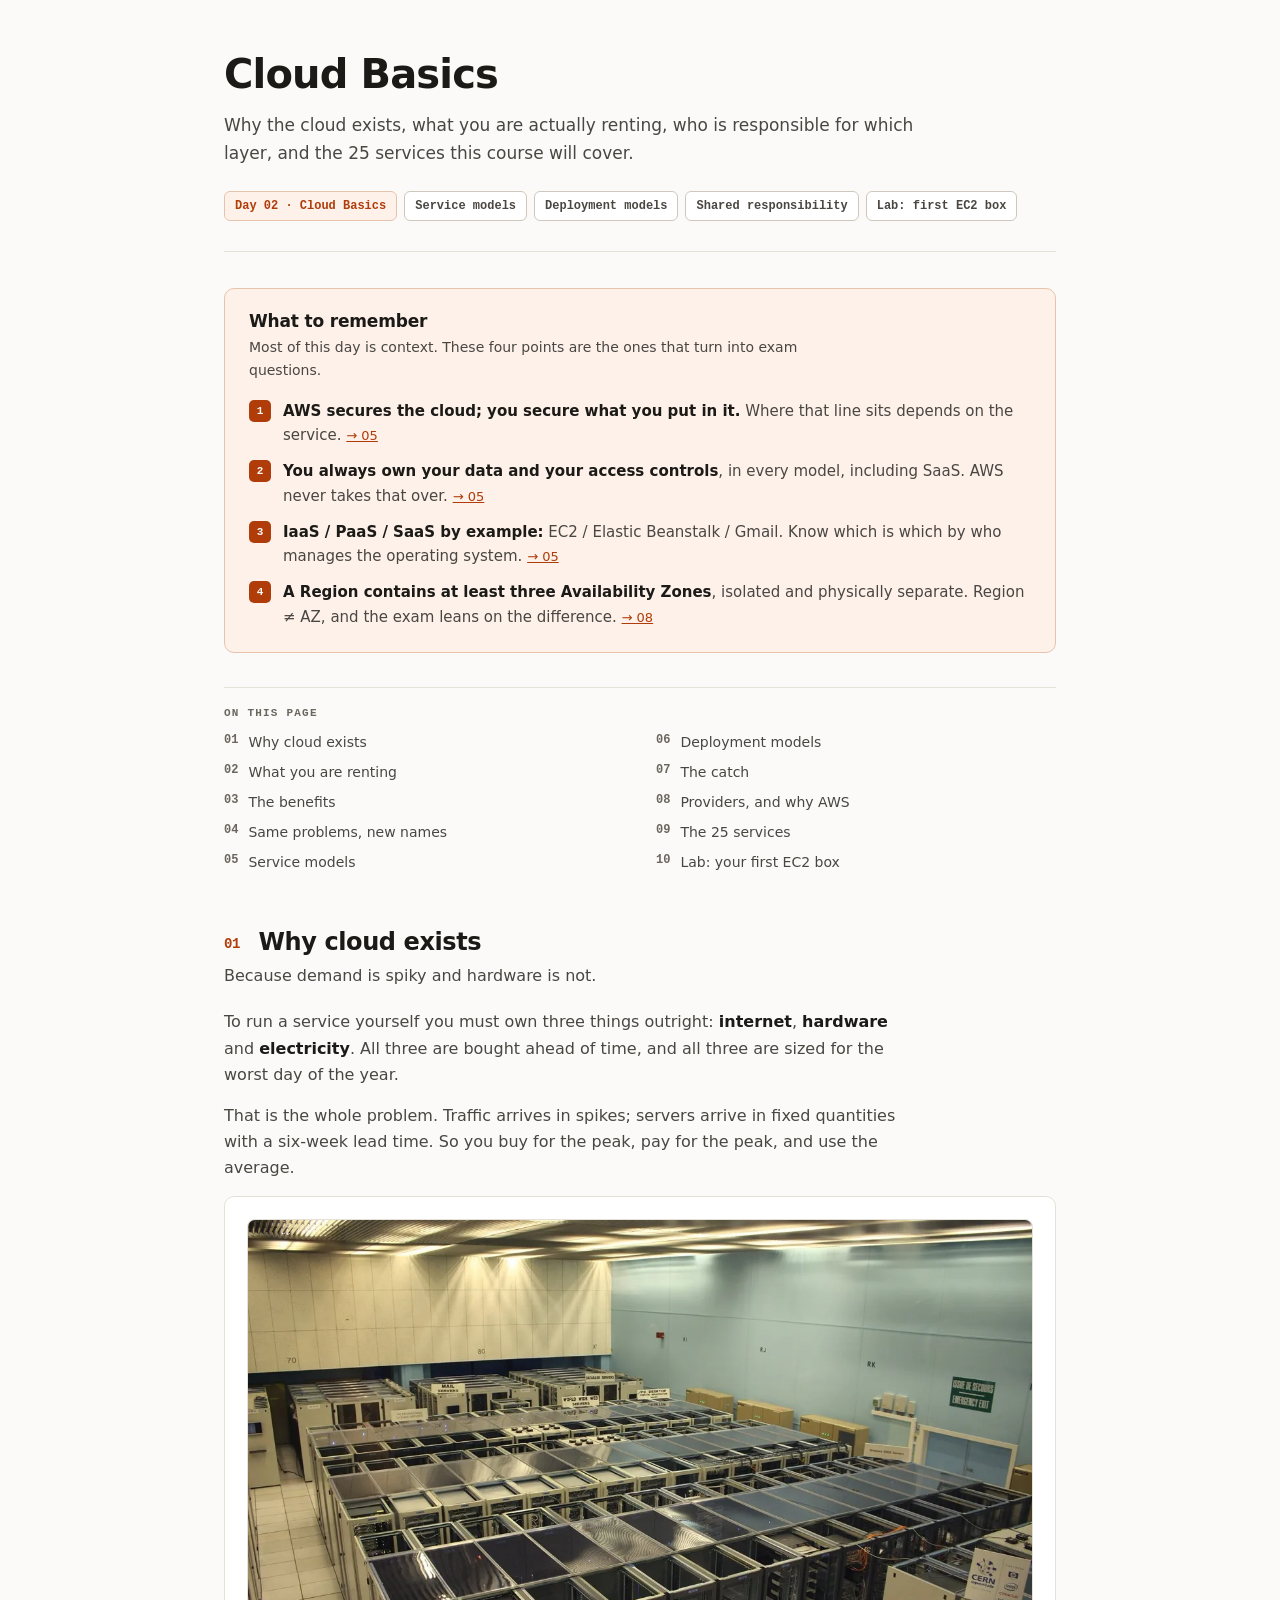
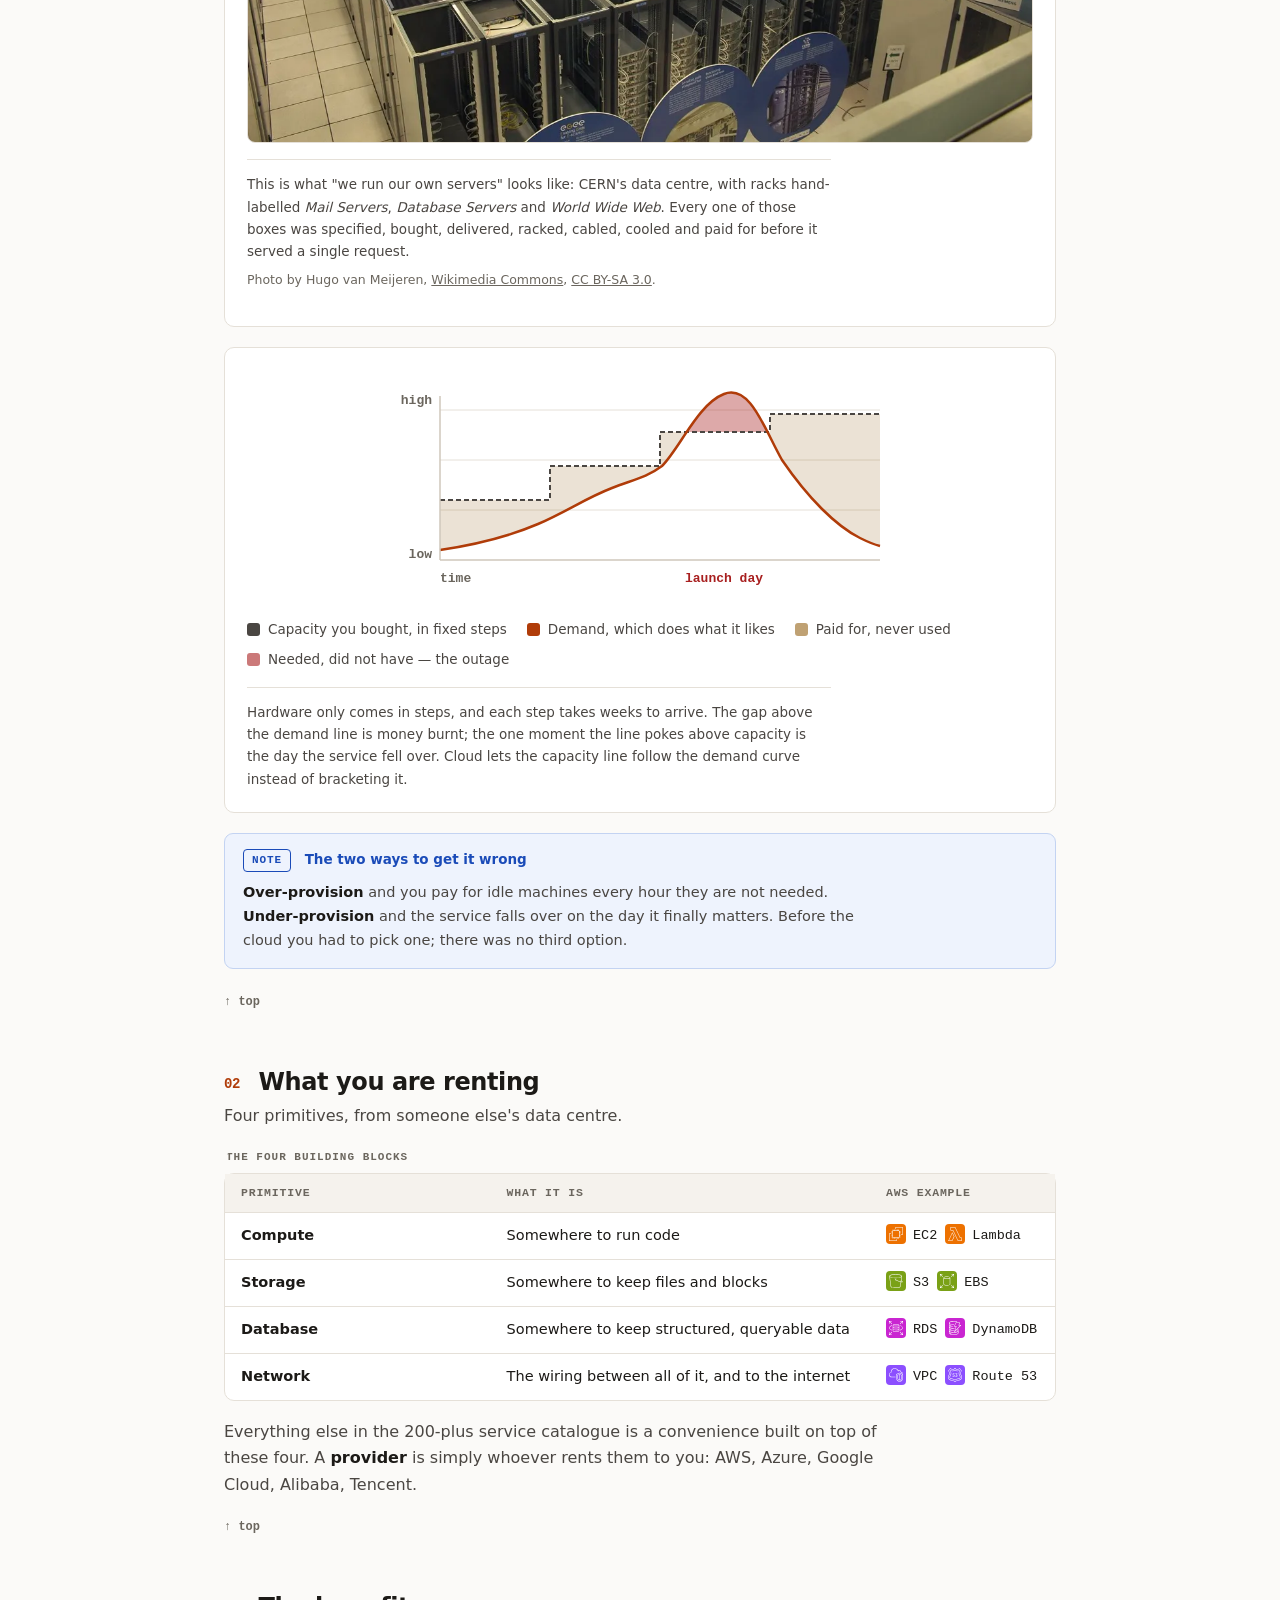
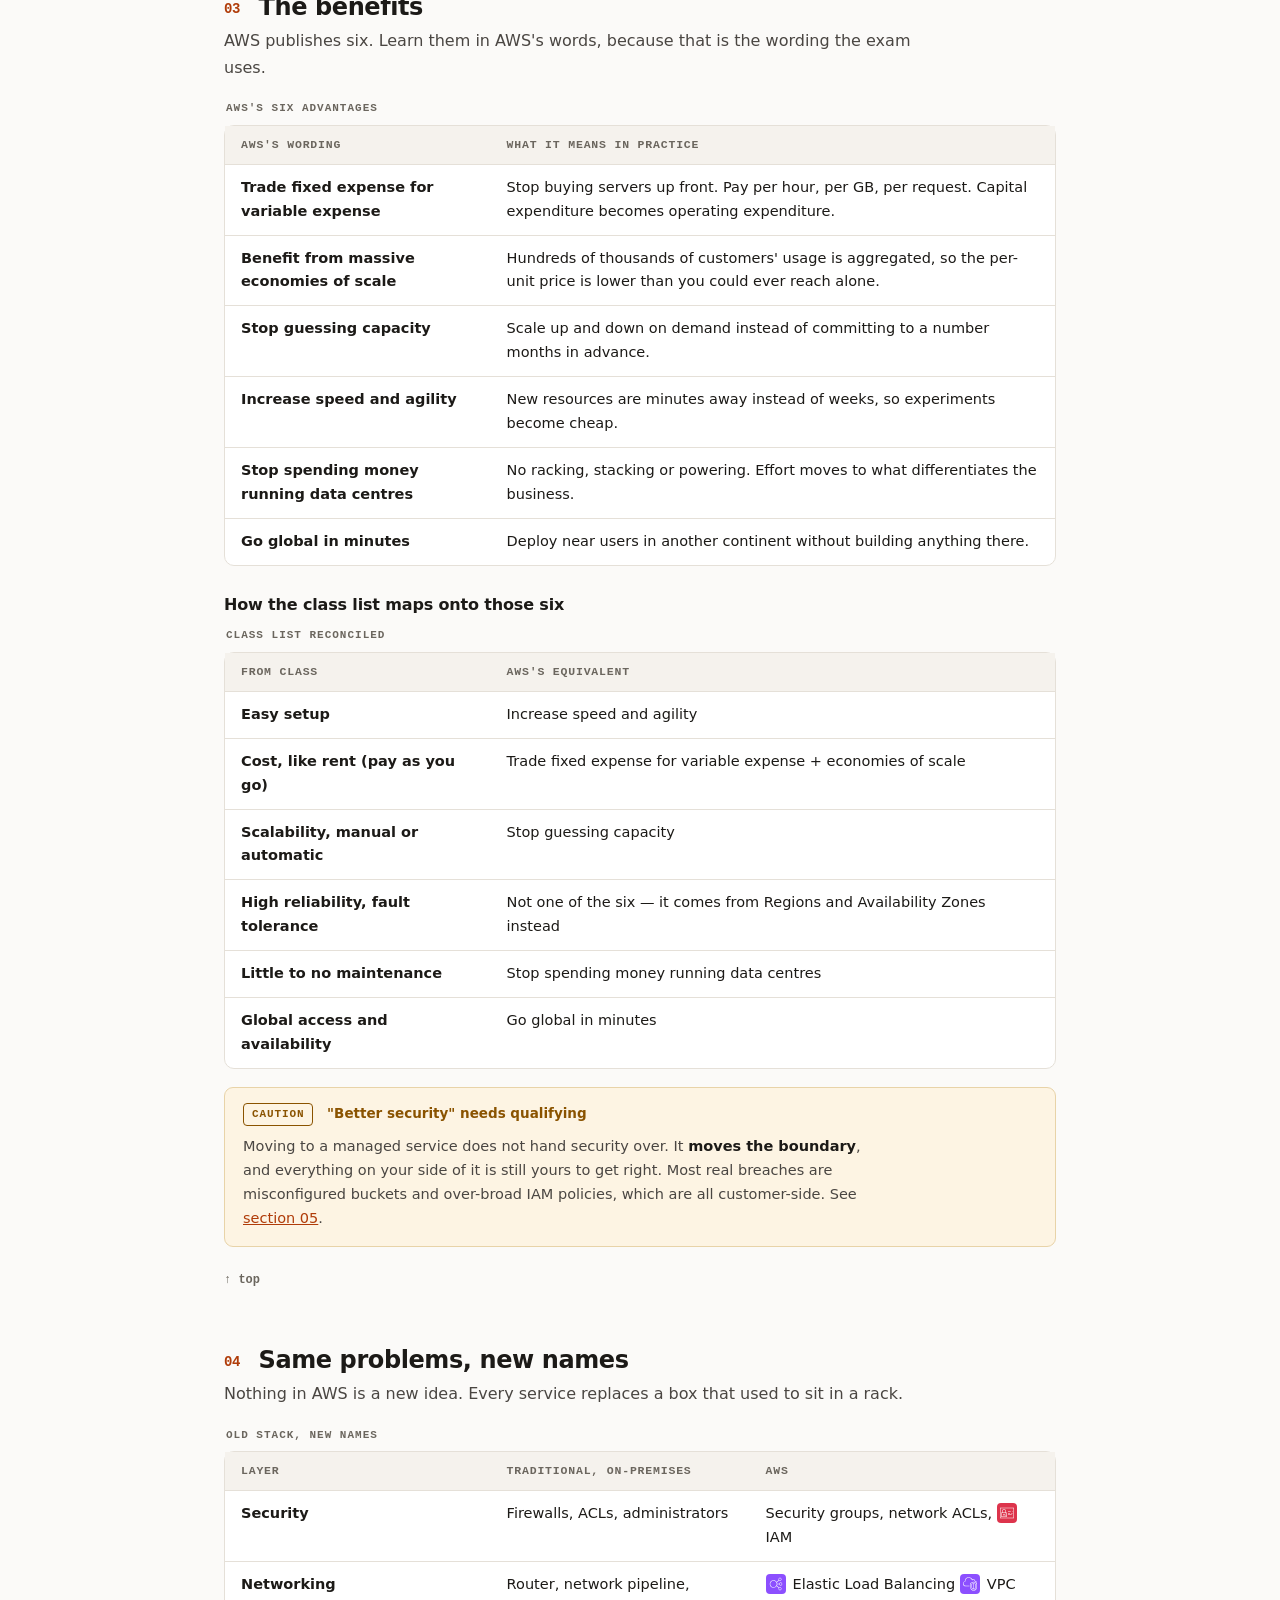
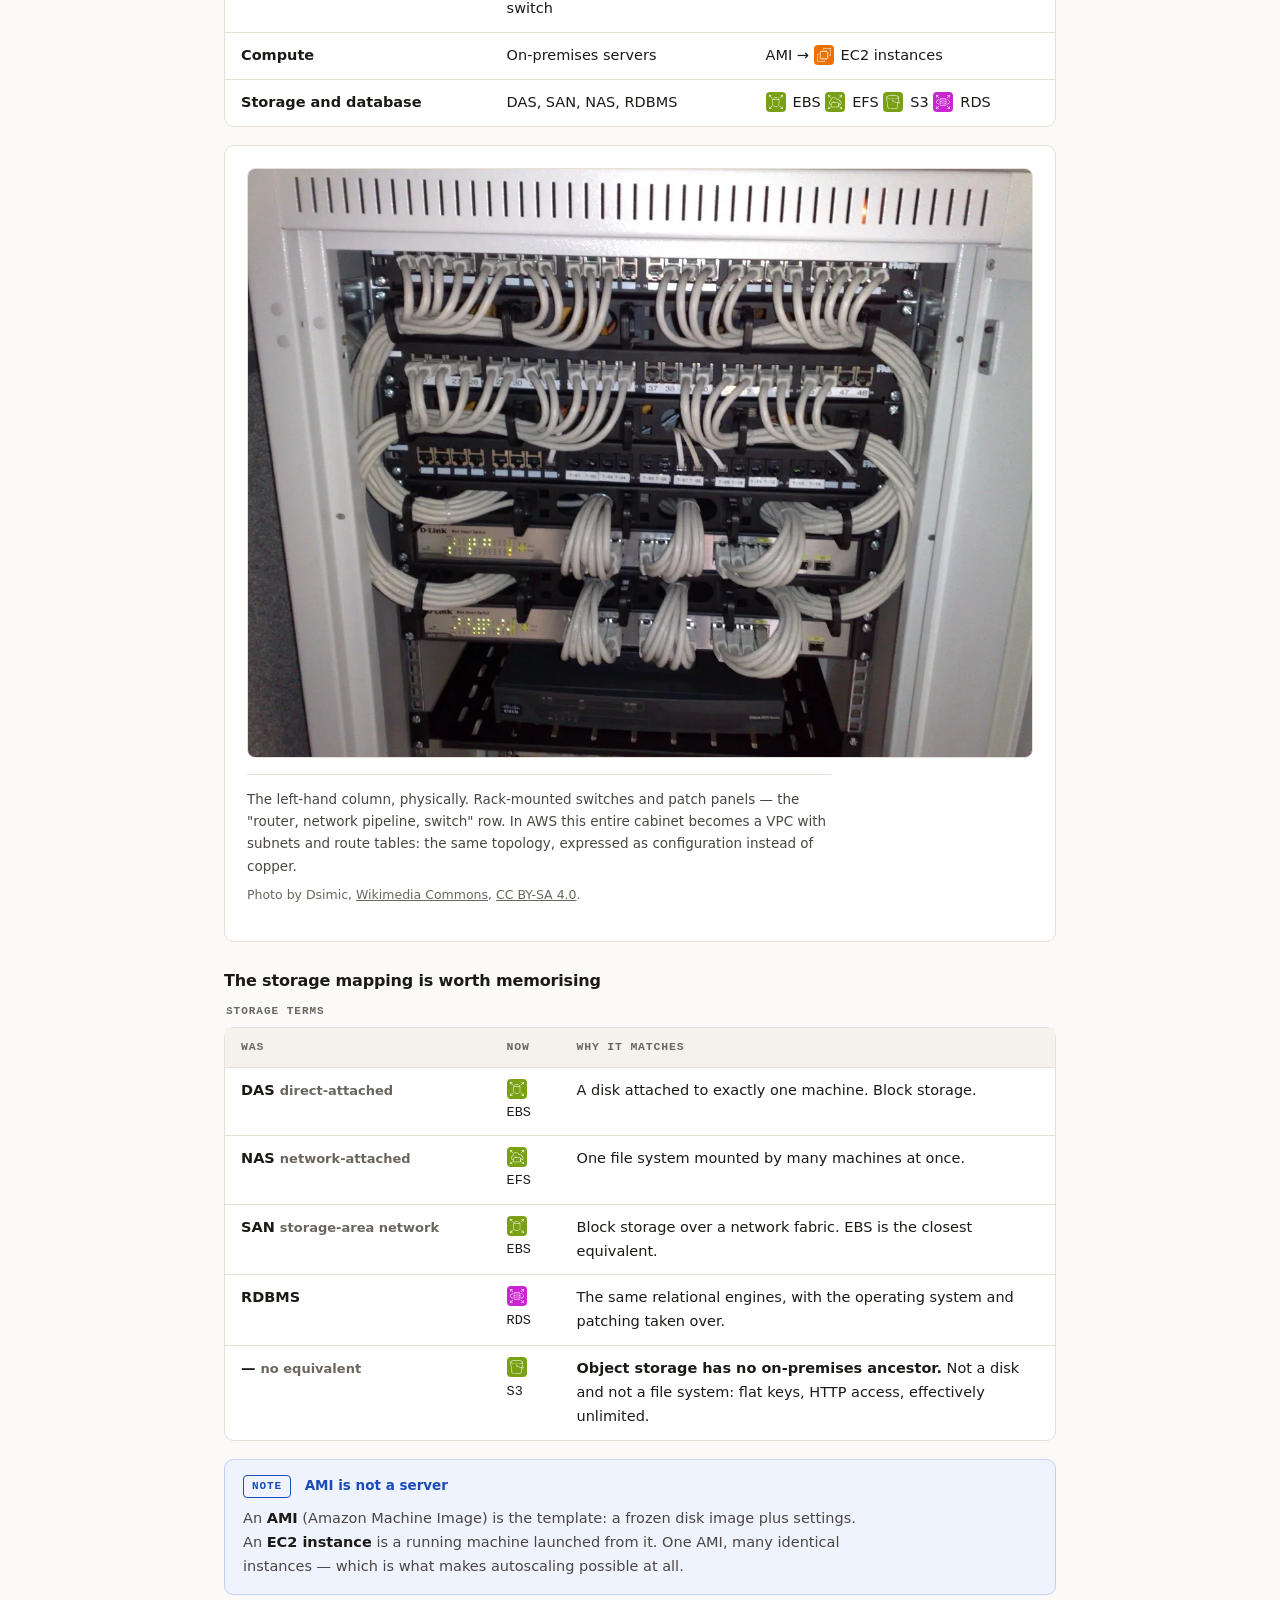
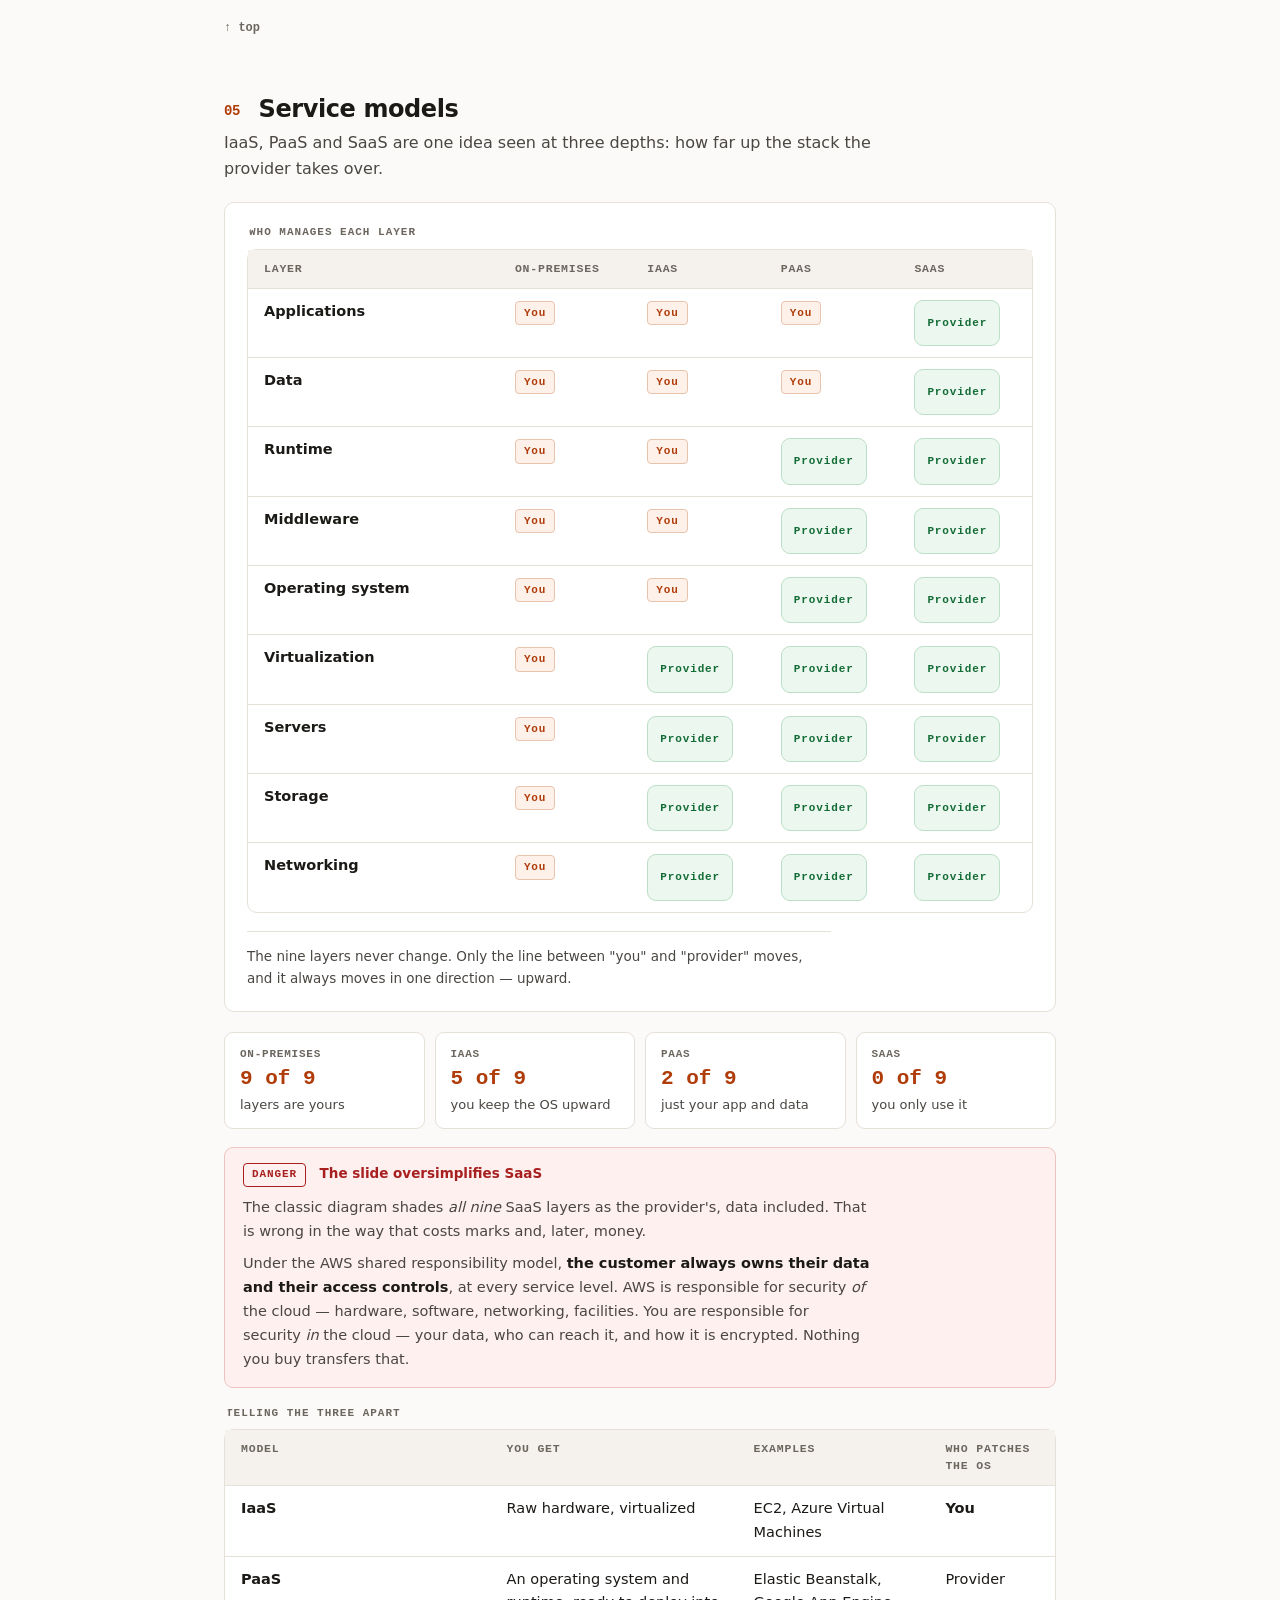
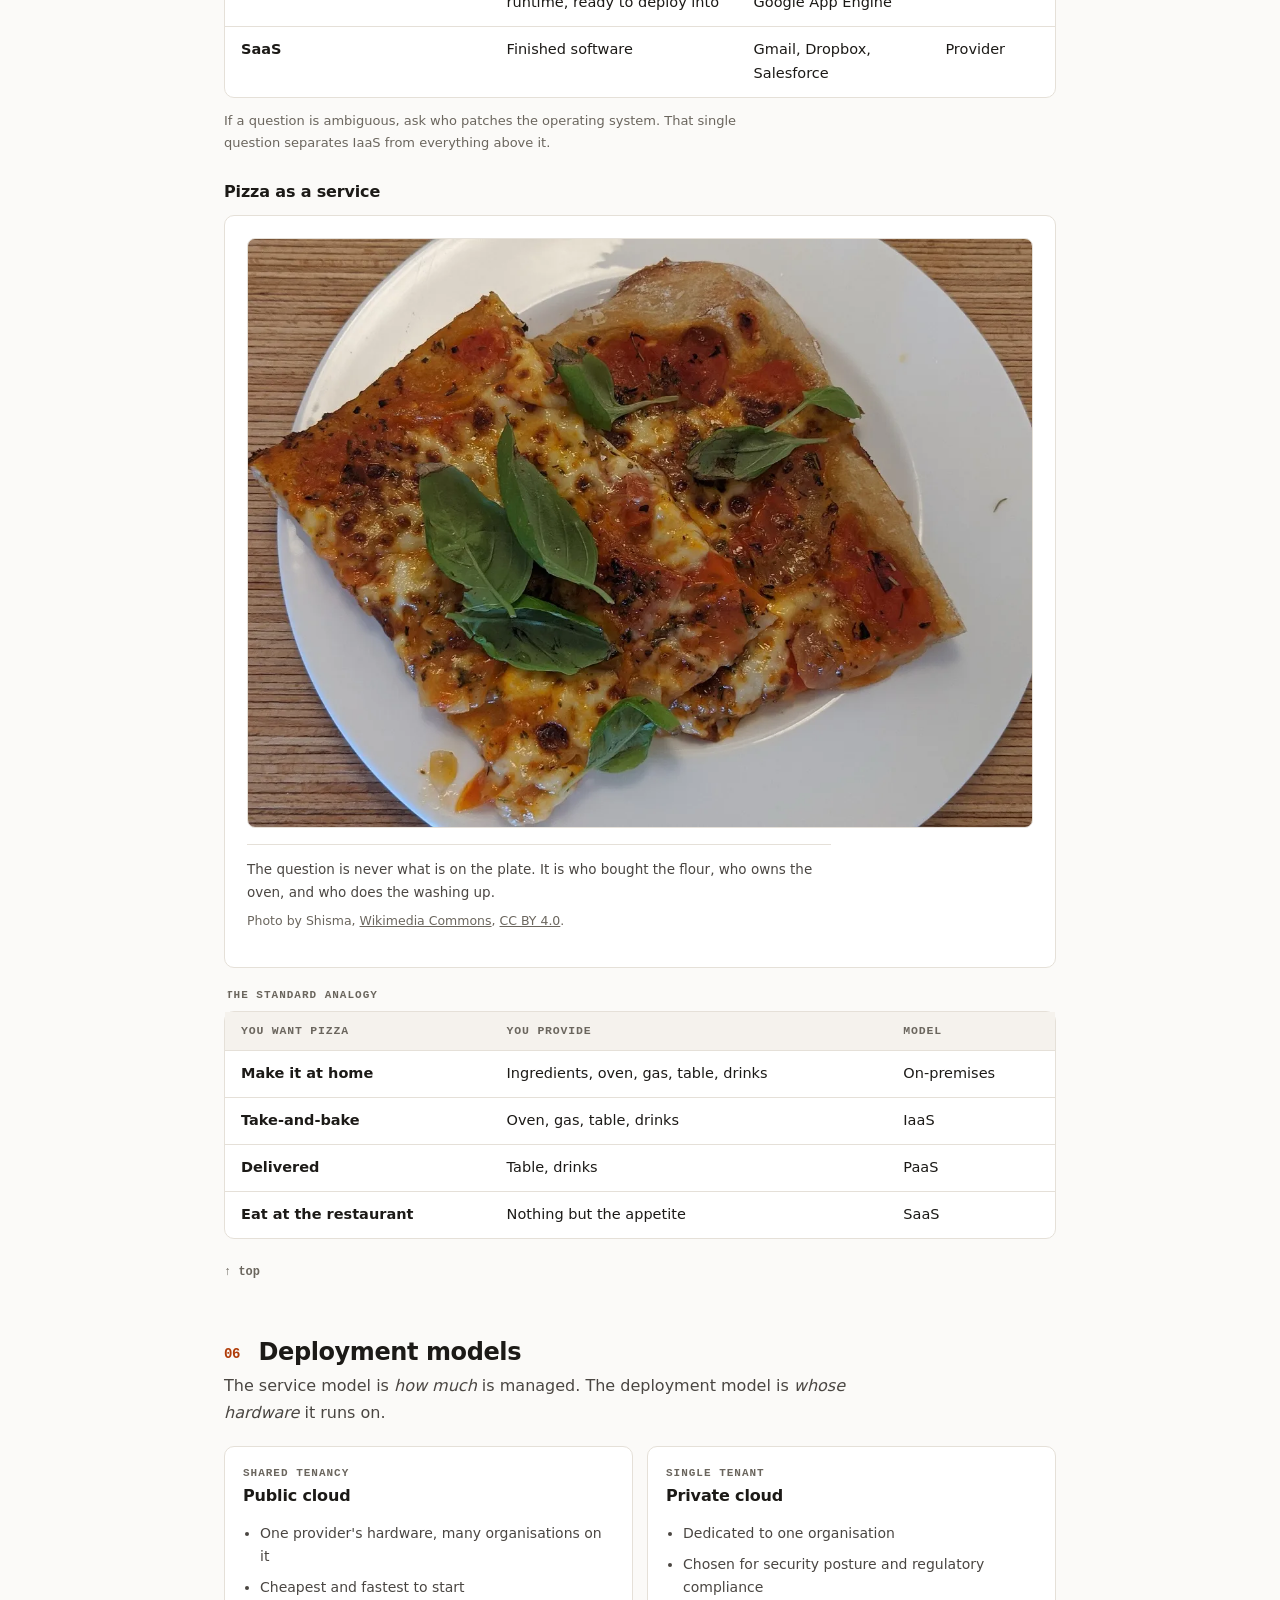
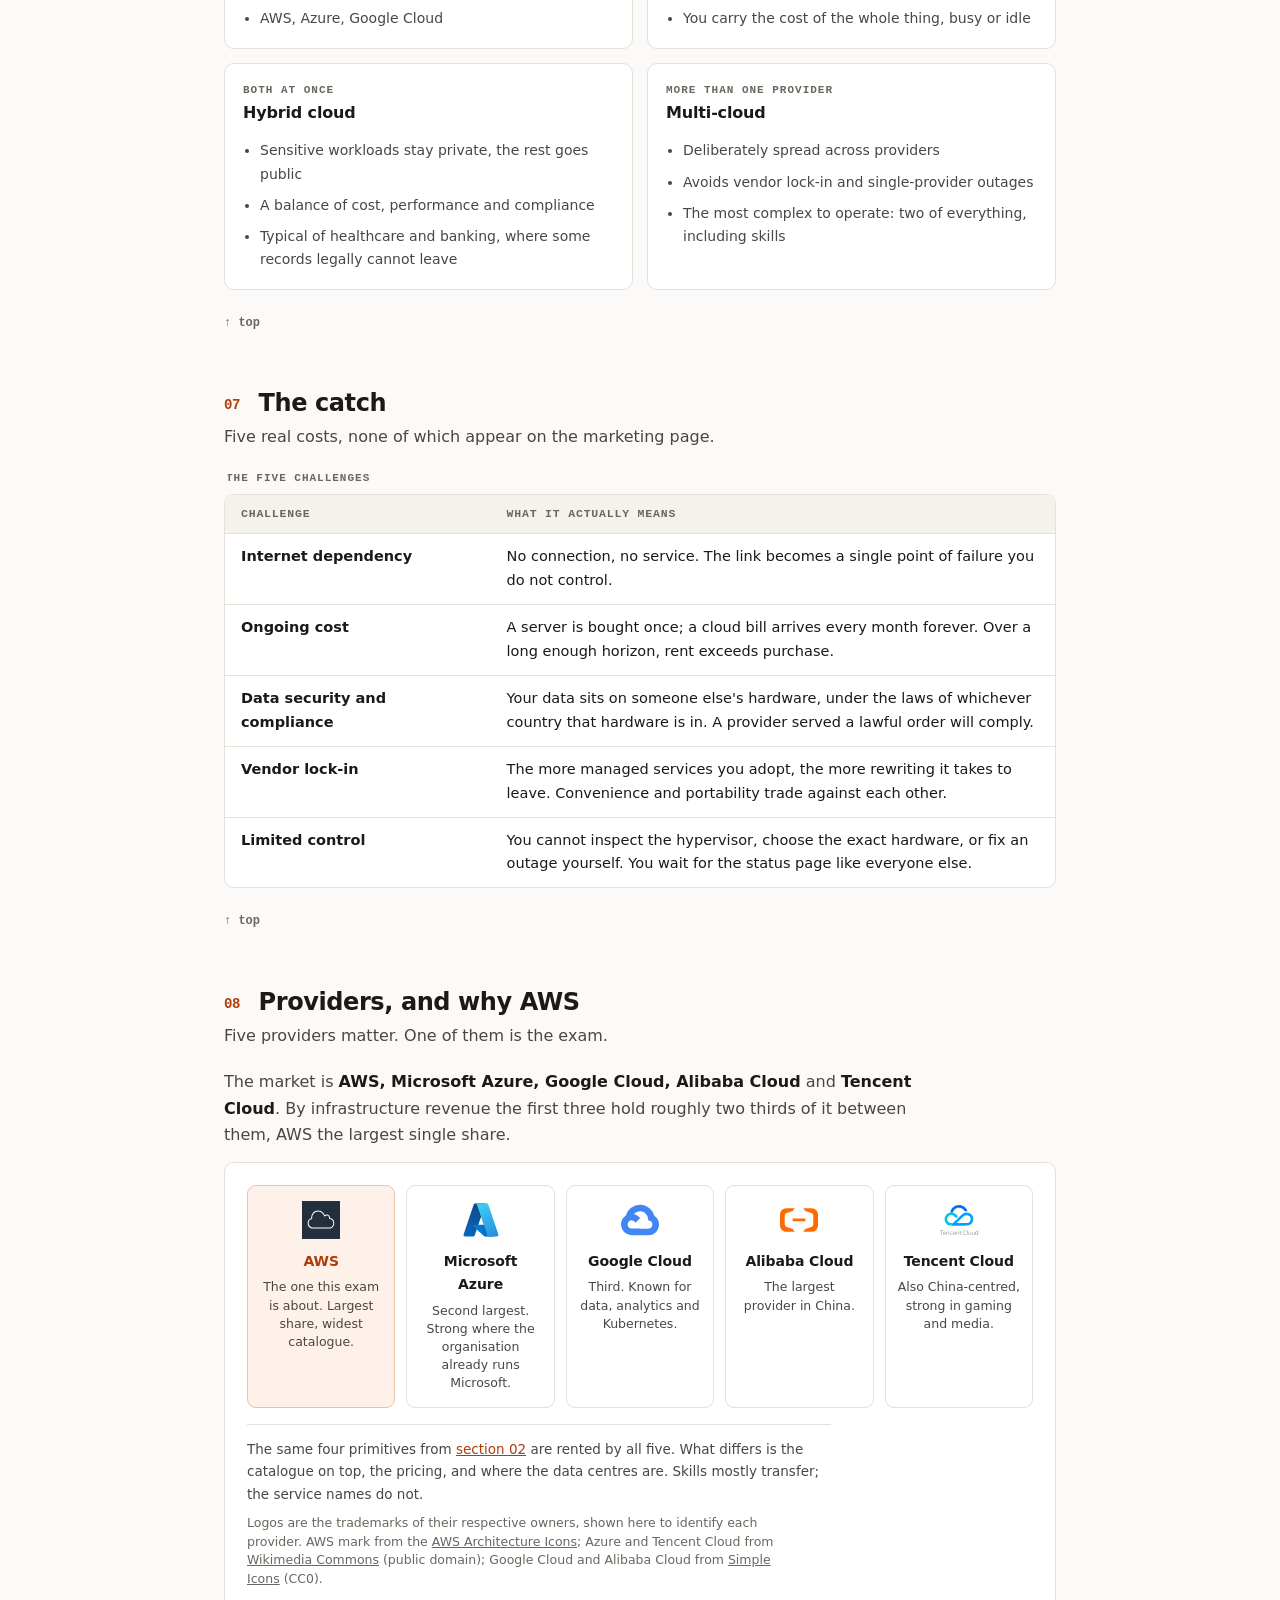
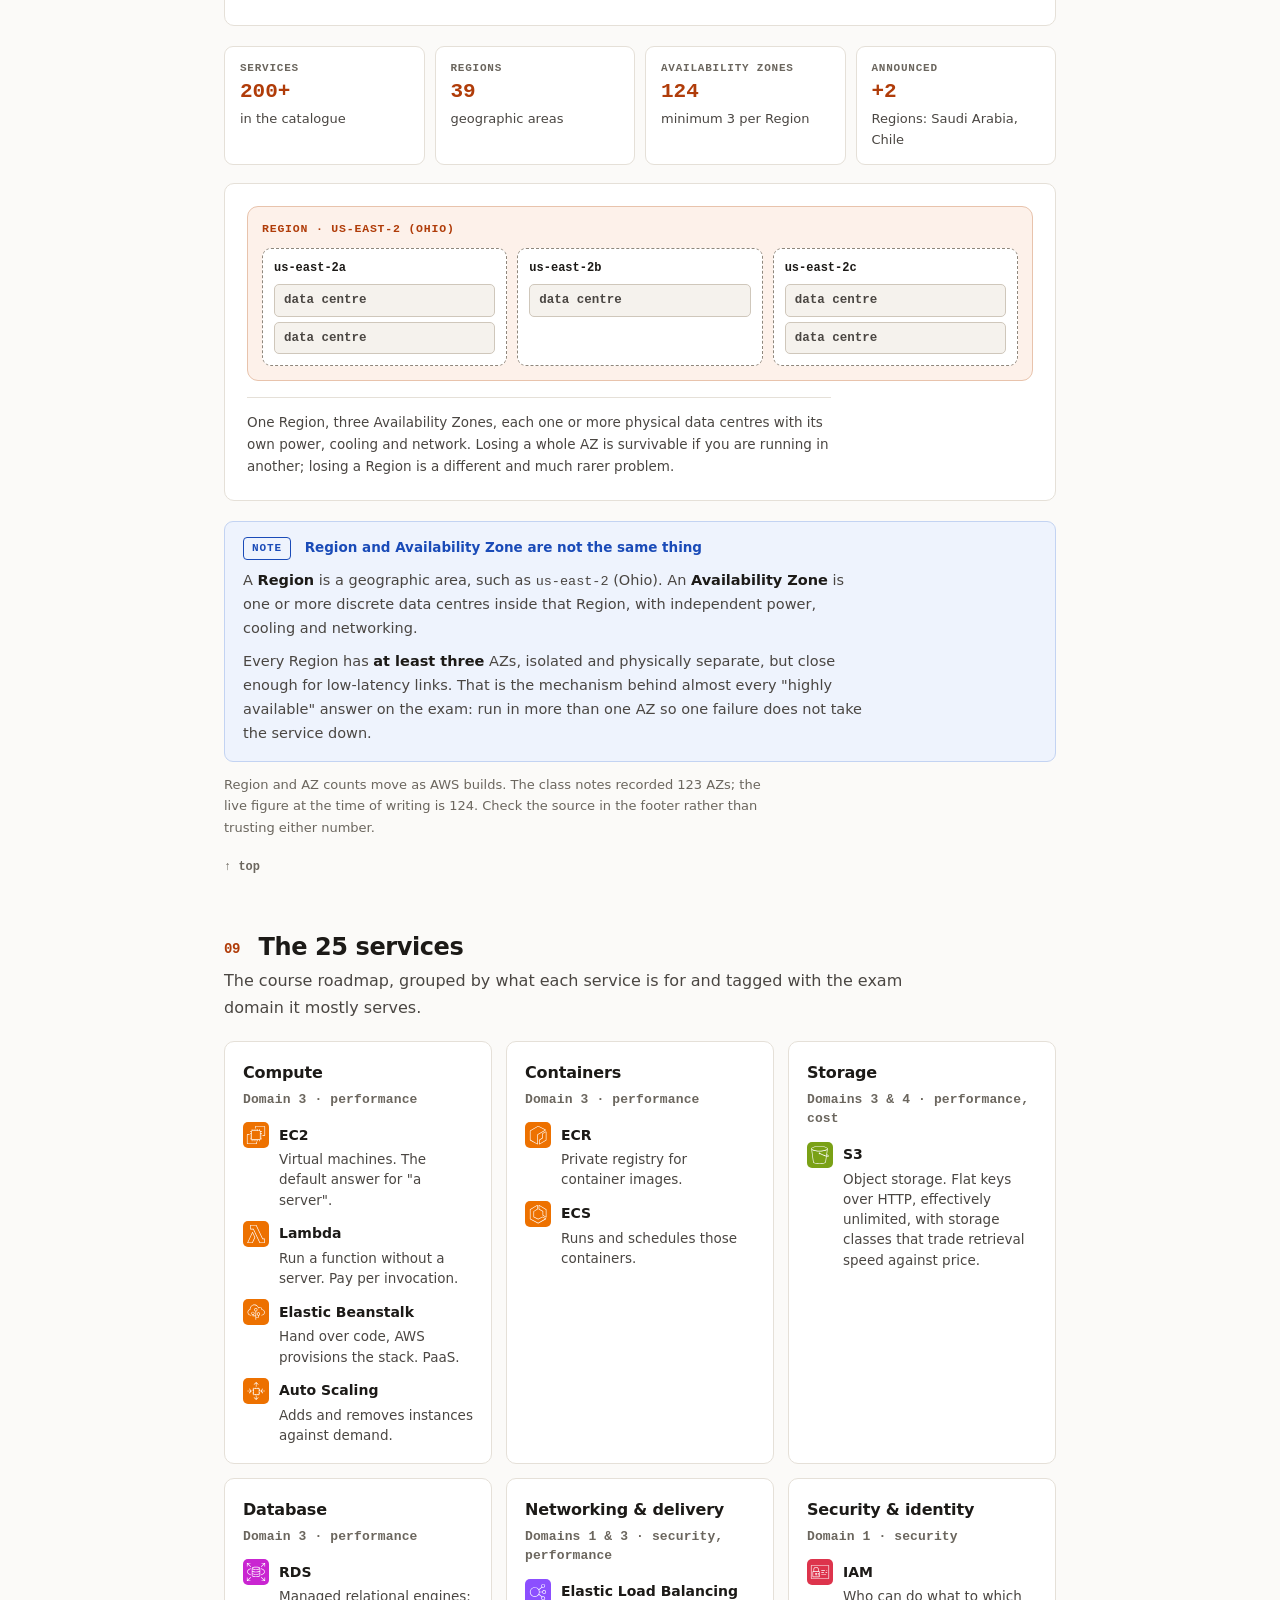
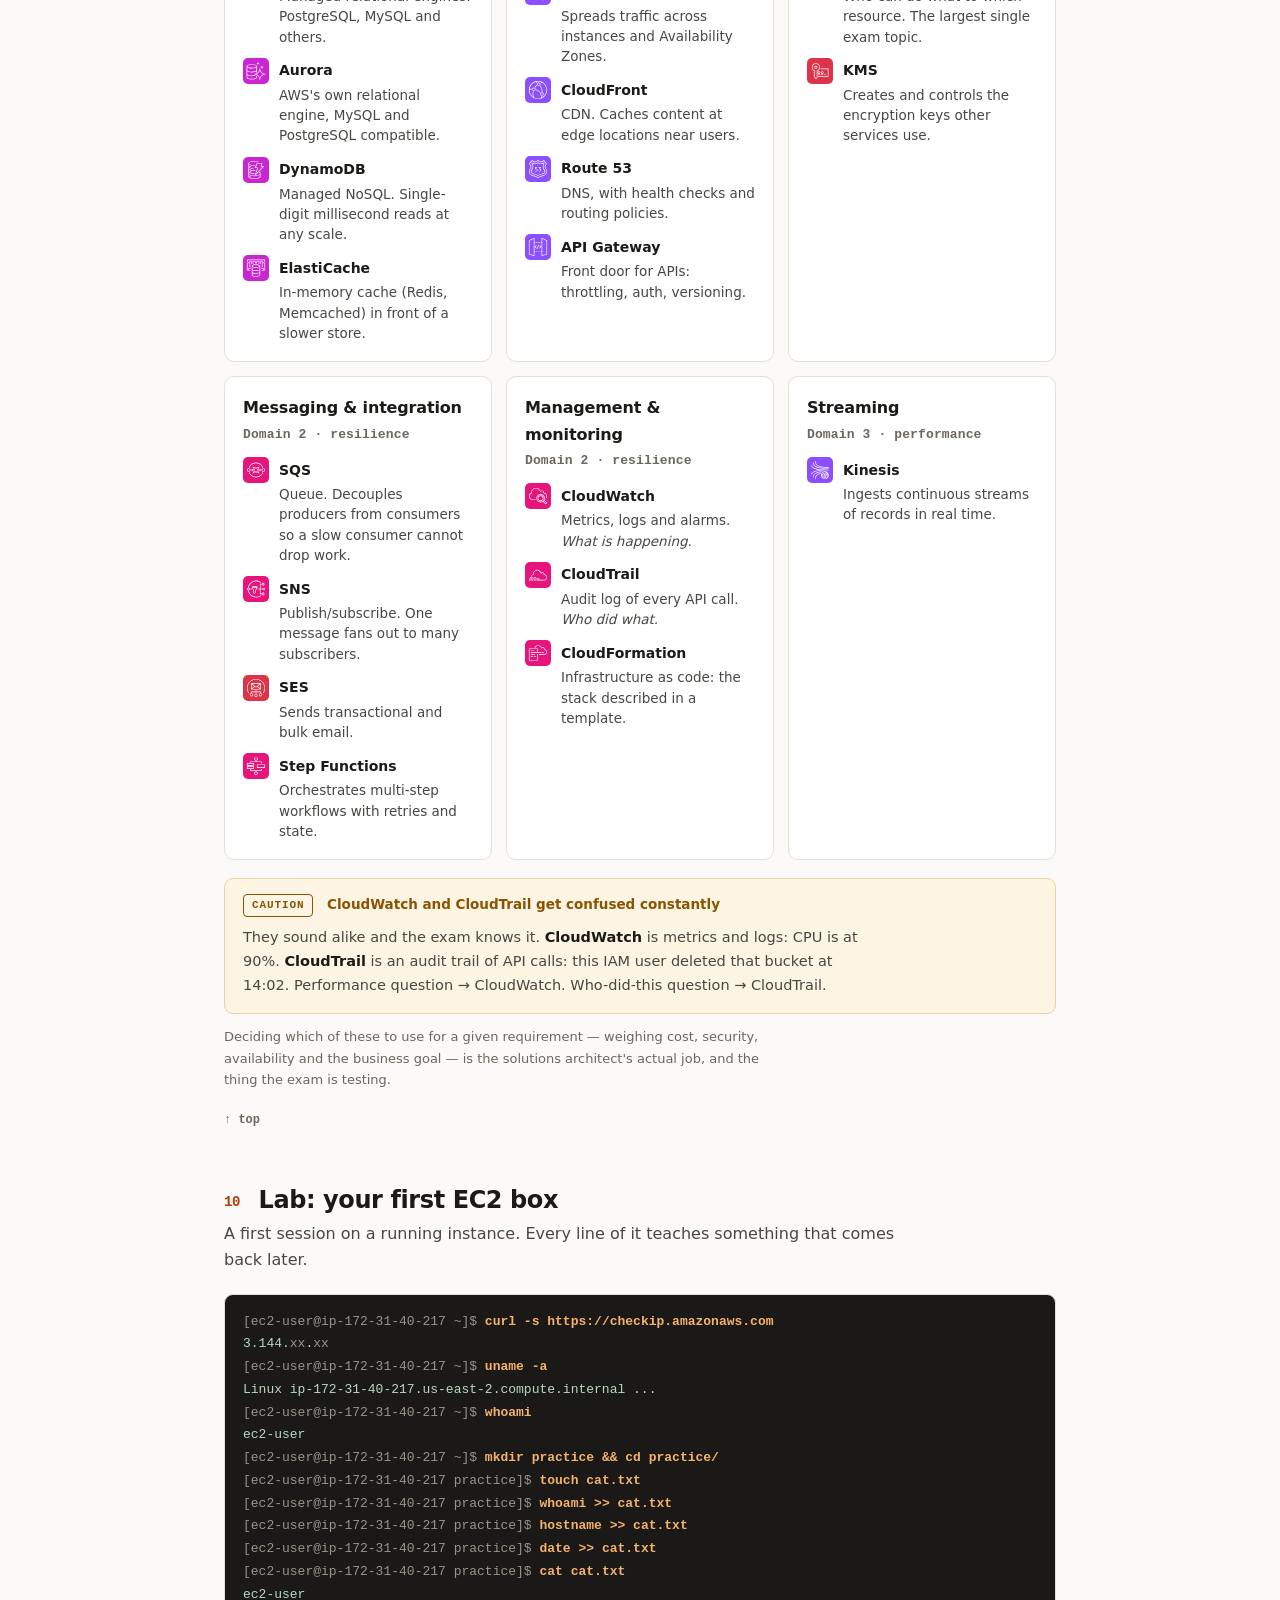
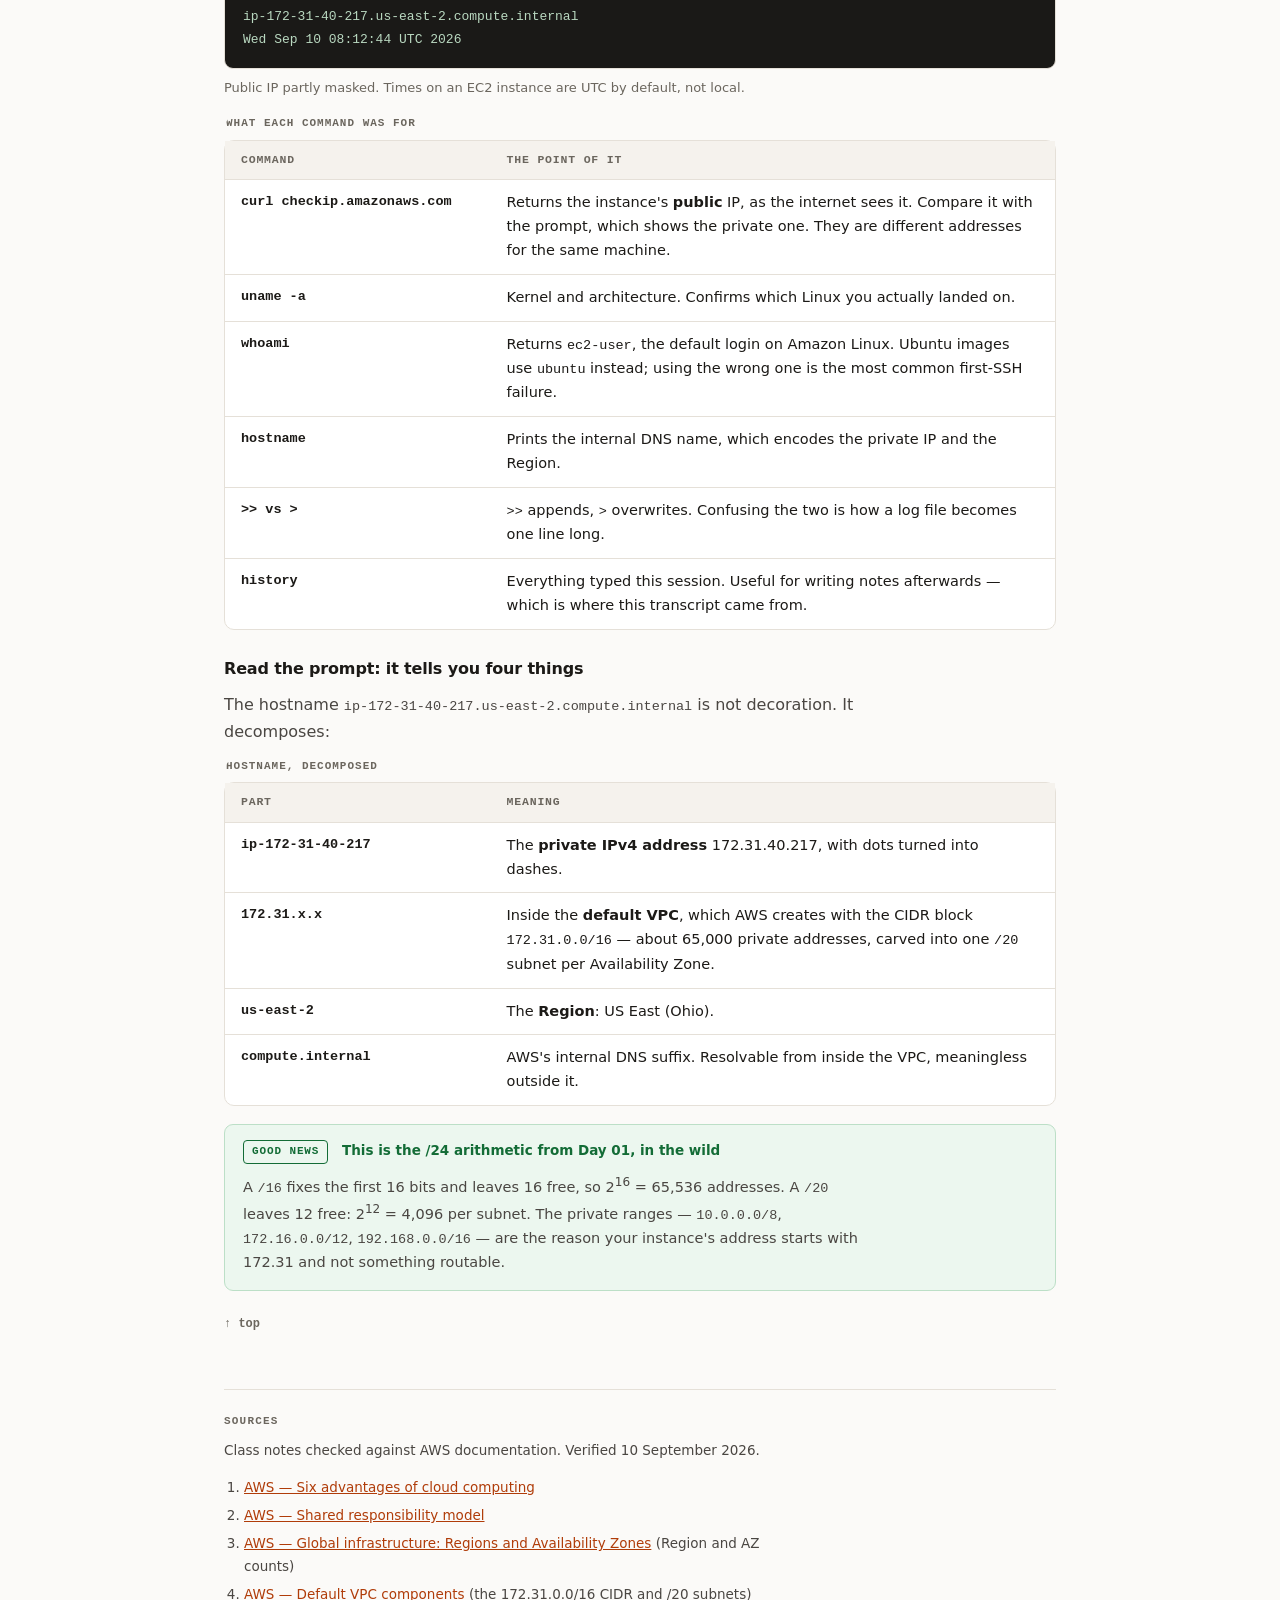
<file: day-02-cloud-basics.html>
<!doctype html>
<html lang="en">
<head>
<meta charset="utf-8">
<meta name="viewport" content="width=device-width, initial-scale=1">
<meta name="color-scheme" content="light dark">
<title>Day 02 — Cloud Basics | AWS SAA-C03</title>
<link rel="stylesheet" href="notes.css">
</head>
<body>
<a class="skip" href="#main">Skip to content</a>
<div class="wrap">

<header class="top" id="top">
  <h1>Cloud Basics</h1>
  <p class="sub">Why the cloud exists, what you are actually renting, who is responsible for which layer, and the 25 services this course will cover.</p>
  <div class="meta">
    <span class="chip on">Day 02 · Cloud Basics</span>
    <span class="chip">Service models</span>
    <span class="chip">Deployment models</span>
    <span class="chip">Shared responsibility</span>
    <span class="chip">Lab: first EC2 box</span>
  </div>
</header>

<main id="main">

<div class="now">
  <h2>What to remember</h2>
  <p class="lede">Most of this day is context. These four points are the ones that turn into exam questions.</p>
  <ol>
    <li><b>AWS secures the cloud; you secure what you put in it.</b> Where that line sits depends on the service. <a href="#s05">→ 05</a></li>
    <li><b>You always own your data and your access controls</b>, in every model, including SaaS. AWS never takes that over. <a href="#s05">→ 05</a></li>
    <li><b>IaaS / PaaS / SaaS by example:</b> EC2 / Elastic Beanstalk / Gmail. Know which is which by who manages the operating system. <a href="#s05">→ 05</a></li>
    <li><b>A Region contains at least three Availability Zones</b>, isolated and physically separate. Region ≠ AZ, and the exam leans on the difference. <a href="#s08">→ 08</a></li>
  </ol>
</div>

<nav class="toc" aria-labelledby="toc-h">
  <h2 id="toc-h">On this page</h2>
  <ol>
    <li><a href="#s01"><span class="n">01</span> Why cloud exists</a></li>
    <li><a href="#s02"><span class="n">02</span> What you are renting</a></li>
    <li><a href="#s03"><span class="n">03</span> The benefits</a></li>
    <li><a href="#s04"><span class="n">04</span> Same problems, new names</a></li>
    <li><a href="#s05"><span class="n">05</span> Service models</a></li>
    <li><a href="#s06"><span class="n">06</span> Deployment models</a></li>
    <li><a href="#s07"><span class="n">07</span> The catch</a></li>
    <li><a href="#s08"><span class="n">08</span> Providers, and why AWS</a></li>
    <li><a href="#s09"><span class="n">09</span> The 25 services</a></li>
    <li><a href="#s10"><span class="n">10</span> Lab: your first EC2 box</a></li>
  </ol>
</nav>

<!-- 01 -->
<section id="s01" aria-labelledby="h01">
  <h2 id="h01"><span class="n">01</span> Why cloud exists</h2>
  <p class="thesis">Because demand is spiky and hardware is not.</p>
  <p>To run a service yourself you must own three things outright: <strong>internet</strong>, <strong>hardware</strong> and <strong>electricity</strong>. All three are bought ahead of time, and all three are sized for the worst day of the year.</p>
  <p>That is the whole problem. Traffic arrives in spikes; servers arrive in fixed quantities with a six-week lead time. So you buy for the peak, pay for the peak, and use the average.</p>
  <figure>
    <img class="photo" src="img/datacenter.webp" width="1200" height="800" loading="lazy" decoding="async"
         alt="A large room filled with rows of server racks, some labelled Mail Servers, Database Servers and World Wide Web.">
    <figcaption>This is what "we run our own servers" looks like: CERN's data centre, with racks hand-labelled <em>Mail Servers</em>, <em>Database Servers</em> and <em>World Wide Web</em>. Every one of those boxes was specified, bought, delivered, racked, cabled, cooled and paid for before it served a single request.</figcaption>
    <p class="credit">Photo by Hugo van Meijeren, <a href="https://commons.wikimedia.org/wiki/File:Cern_datacenter.jpg">Wikimedia Commons</a>, <a href="https://creativecommons.org/licenses/by-sa/3.0">CC BY-SA 3.0</a>.</p>
  </figure>

  <figure>
    <svg class="chart" viewBox="0 0 520 232" role="img" aria-label="Chart comparing demand against provisioned capacity over time. Capacity rises in fixed steps and mostly sits far above demand, which is wasted spend. At one peak demand rises above capacity, which is an outage.">
      <defs>
        <mask id="aboveDemand">
          <rect x="0" y="0" width="520" height="232" fill="#fff"/>
          <path fill="#000" d="M60 180 C100 174 130 166 158 154 C186 142 206 128 232 118 C252 110 266 108 282 96 C300 78 318 34 344 24 C370 14 384 58 402 90 C428 128 456 156 480 168 C490 173 496 175 500 176 V190 H60 Z"/>
        </mask>
        <mask id="aboveCap">
          <rect x="0" y="0" width="520" height="232" fill="#fff"/>
          <path fill="#000" d="M60 130 H170 V96 H280 V62 H390 V44 H500 V190 H60 Z"/>
        </mask>
      </defs>
      <line class="grid" x1="60" y1="40" x2="500" y2="40"/>
      <line class="grid" x1="60" y1="90" x2="500" y2="90"/>
      <line class="grid" x1="60" y1="140" x2="500" y2="140"/>
      <path class="waste" mask="url(#aboveDemand)" d="M60 130 H170 V96 H280 V62 H390 V44 H500 V190 H60 Z"/>
      <path class="short" mask="url(#aboveCap)" d="M60 180 C100 174 130 166 158 154 C186 142 206 128 232 118 C252 110 266 108 282 96 C300 78 318 34 344 24 C370 14 384 58 402 90 C428 128 456 156 480 168 C490 173 496 175 500 176 V190 H60 Z"/>
      <path class="cap" d="M60 130 H170 V96 H280 V62 H390 V44 H500"/>
      <path class="demand" d="M60 180 C100 174 130 166 158 154 C186 142 206 128 232 118 C252 110 266 108 282 96 C300 78 318 34 344 24 C370 14 384 58 402 90 C428 128 456 156 480 168 C490 173 496 175 500 176"/>
      <line class="axis" x1="60" y1="190" x2="500" y2="190"/>
      <line class="axis" x1="60" y1="26" x2="60" y2="190"/>
      <text x="52" y="34" text-anchor="end" font-size="13" font-weight="600" fill="var(--ink-3)" font-family="ui-monospace,monospace">high</text>
      <text x="52" y="188" text-anchor="end" font-size="13" font-weight="600" fill="var(--ink-3)" font-family="ui-monospace,monospace">low</text>
      <text x="60" y="212" font-size="13" font-weight="600" fill="var(--ink-3)" font-family="ui-monospace,monospace">time</text>
      <text x="344" y="212" text-anchor="middle" font-size="13" font-weight="600" fill="var(--danger)" font-family="ui-monospace,monospace">launch day</text>
    </svg>
    <div class="legend">
      <span><i class="sw" style="background:var(--ink-2)"></i> Capacity you bought, in fixed steps</span>
      <span><i class="sw" style="background:var(--accent)"></i> Demand, which does what it likes</span>
      <span><i class="sw" style="background:var(--caution);opacity:.55"></i> Paid for, never used</span>
      <span><i class="sw" style="background:var(--danger);opacity:.6"></i> Needed, did not have — the outage</span>
    </div>
    <figcaption>Hardware only comes in steps, and each step takes weeks to arrive. The gap above the demand line is money burnt; the one moment the line pokes above capacity is the day the service fell over. Cloud lets the capacity line follow the demand curve instead of bracketing it.</figcaption>
  </figure>

  <div class="call note">
    <span class="lbl"><span class="tag">Note</span> The two ways to get it wrong</span>
    <p><strong>Over-provision</strong> and you pay for idle machines every hour they are not needed. <strong>Under-provision</strong> and the service falls over on the day it finally matters. Before the cloud you had to pick one; there was no third option.</p>
  </div>
  <a class="top-link" href="#top">↑ top</a>
</section>

<!-- 02 -->
<section id="s02" aria-labelledby="h02">
  <h2 id="h02"><span class="n">02</span> What you are renting</h2>
  <p class="thesis">Four primitives, from someone else's data centre.</p>
  <div class="tw">
    <table>
      <caption>The four building blocks</caption>
      <thead><tr><th scope="col">Primitive</th><th scope="col">What it is</th><th scope="col">AWS example</th></tr></thead>
      <tbody>
        <tr><th scope="row">Compute</th><td data-l="What it is">Somewhere to run code</td><td data-l="AWS example" class="mono"><img class="ico-sm" src="icons/ec2.svg" alt="">EC2 <img class="ico-sm" src="icons/lambda.svg" alt="">Lambda</td></tr>
        <tr><th scope="row">Storage</th><td data-l="What it is">Somewhere to keep files and blocks</td><td data-l="AWS example" class="mono"><img class="ico-sm" src="icons/s3.svg" alt="">S3 <img class="ico-sm" src="icons/ebs.svg" alt="">EBS</td></tr>
        <tr><th scope="row">Database</th><td data-l="What it is">Somewhere to keep structured, queryable data</td><td data-l="AWS example" class="mono"><img class="ico-sm" src="icons/rds.svg" alt="">RDS <img class="ico-sm" src="icons/dynamodb.svg" alt="">DynamoDB</td></tr>
        <tr><th scope="row">Network</th><td data-l="What it is">The wiring between all of it, and to the internet</td><td data-l="AWS example" class="mono"><img class="ico-sm" src="icons/vpc.svg" alt="">VPC <img class="ico-sm" src="icons/route53.svg" alt="">Route 53</td></tr>
      </tbody>
    </table>
  </div>
  <p>Everything else in the 200-plus service catalogue is a convenience built on top of these four. A <strong>provider</strong> is simply whoever rents them to you: AWS, Azure, Google Cloud, Alibaba, Tencent.</p>
  <a class="top-link" href="#top">↑ top</a>
</section>

<!-- 03 -->
<section id="s03" aria-labelledby="h03">
  <h2 id="h03"><span class="n">03</span> The benefits</h2>
  <p class="thesis">AWS publishes six. Learn them in AWS's words, because that is the wording the exam uses.</p>

  <div class="tw">
    <table>
      <caption>AWS's six advantages</caption>
      <thead><tr><th scope="col">AWS's wording</th><th scope="col">What it means in practice</th></tr></thead>
      <tbody>
        <tr><th scope="row">Trade fixed expense for variable expense</th><td data-l="What it means">Stop buying servers up front. Pay per hour, per GB, per request. Capital expenditure becomes operating expenditure.</td></tr>
        <tr><th scope="row">Benefit from massive economies of scale</th><td data-l="What it means">Hundreds of thousands of customers' usage is aggregated, so the per-unit price is lower than you could ever reach alone.</td></tr>
        <tr><th scope="row">Stop guessing capacity</th><td data-l="What it means">Scale up and down on demand instead of committing to a number months in advance.</td></tr>
        <tr><th scope="row">Increase speed and agility</th><td data-l="What it means">New resources are minutes away instead of weeks, so experiments become cheap.</td></tr>
        <tr><th scope="row">Stop spending money running data centres</th><td data-l="What it means">No racking, stacking or powering. Effort moves to what differentiates the business.</td></tr>
        <tr><th scope="row">Go global in minutes</th><td data-l="What it means">Deploy near users in another continent without building anything there.</td></tr>
      </tbody>
    </table>
  </div>

  <h3>How the class list maps onto those six</h3>
  <div class="tw">
    <table>
      <caption>Class list reconciled</caption>
      <thead><tr><th scope="col">From class</th><th scope="col">AWS's equivalent</th></tr></thead>
      <tbody>
        <tr><th scope="row">Easy setup</th><td data-l="AWS equivalent">Increase speed and agility</td></tr>
        <tr><th scope="row">Cost, like rent (pay as you go)</th><td data-l="AWS equivalent">Trade fixed expense for variable expense + economies of scale</td></tr>
        <tr><th scope="row">Scalability, manual or automatic</th><td data-l="AWS equivalent">Stop guessing capacity</td></tr>
        <tr><th scope="row">High reliability, fault tolerance</th><td data-l="AWS equivalent">Not one of the six — it comes from Regions and Availability Zones instead</td></tr>
        <tr><th scope="row">Little to no maintenance</th><td data-l="AWS equivalent">Stop spending money running data centres</td></tr>
        <tr><th scope="row">Global access and availability</th><td data-l="AWS equivalent">Go global in minutes</td></tr>
      </tbody>
    </table>
  </div>
  <div class="call caution">
    <span class="lbl"><span class="tag">Caution</span> "Better security" needs qualifying</span>
    <p>Moving to a managed service does not hand security over. It <strong>moves the boundary</strong>, and everything on your side of it is still yours to get right. Most real breaches are misconfigured buckets and over-broad IAM policies, which are all customer-side. See <a href="#s05">section 05</a>.</p>
  </div>
  <a class="top-link" href="#top">↑ top</a>
</section>

<!-- 04 -->
<section id="s04" aria-labelledby="h04">
  <h2 id="h04"><span class="n">04</span> Same problems, new names</h2>
  <p class="thesis">Nothing in AWS is a new idea. Every service replaces a box that used to sit in a rack.</p>

  <div class="tw">
    <table>
      <caption>Old stack, new names</caption>
      <thead><tr><th scope="col">Layer</th><th scope="col">Traditional, on-premises</th><th scope="col">AWS</th></tr></thead>
      <tbody>
        <tr>
          <th scope="row">Security</th>
          <td data-l="Traditional">Firewalls, ACLs, administrators</td>
          <td data-l="AWS">Security groups, network ACLs, <img class="ico-sm" src="icons/iam.svg" alt="">IAM</td>
        </tr>
        <tr>
          <th scope="row">Networking</th>
          <td data-l="Traditional">Router, network pipeline, switch</td>
          <td data-l="AWS"><img class="ico-sm" src="icons/elb.svg" alt="">Elastic Load Balancing <img class="ico-sm" src="icons/vpc.svg" alt="">VPC</td>
        </tr>
        <tr>
          <th scope="row">Compute</th>
          <td data-l="Traditional">On-premises servers</td>
          <td data-l="AWS">AMI → <img class="ico-sm" src="icons/ec2.svg" alt="">EC2 instances</td>
        </tr>
        <tr>
          <th scope="row">Storage and database</th>
          <td data-l="Traditional">DAS, SAN, NAS, RDBMS</td>
          <td data-l="AWS"><img class="ico-sm" src="icons/ebs.svg" alt="">EBS <img class="ico-sm" src="icons/efs.svg" alt="">EFS <img class="ico-sm" src="icons/s3.svg" alt="">S3 <img class="ico-sm" src="icons/rds.svg" alt="">RDS</td>
        </tr>
      </tbody>
    </table>
  </div>

  <figure>
    <img class="photo" src="img/switches.webp" width="1200" height="900" loading="lazy" decoding="async"
         alt="Rack-mounted Ethernet switches and patch panels with dense bundles of coloured network cables.">
    <figcaption>The left-hand column, physically. Rack-mounted switches and patch panels — the "router, network pipeline, switch" row. In AWS this entire cabinet becomes a VPC with subnets and route tables: the same topology, expressed as configuration instead of copper.</figcaption>
    <p class="credit">Photo by Dsimic, <a href="https://commons.wikimedia.org/wiki/File:19-inch_rackmount_Ethernet_switches_and_patch_panels.jpg">Wikimedia Commons</a>, <a href="https://creativecommons.org/licenses/by-sa/4.0">CC BY-SA 4.0</a>.</p>
  </figure>

  <h3>The storage mapping is worth memorising</h3>
  <div class="tw">
    <table>
      <caption>Storage terms</caption>
      <thead><tr><th scope="col">Was</th><th scope="col">Now</th><th scope="col">Why it matches</th></tr></thead>
      <tbody>
        <tr><th scope="row">DAS <span class="fine">direct-attached</span></th><td data-l="Now" class="mono"><img class="ico-sm" src="icons/ebs.svg" alt="">EBS</td><td data-l="Why">A disk attached to exactly one machine. Block storage.</td></tr>
        <tr><th scope="row">NAS <span class="fine">network-attached</span></th><td data-l="Now" class="mono"><img class="ico-sm" src="icons/efs.svg" alt="">EFS</td><td data-l="Why">One file system mounted by many machines at once.</td></tr>
        <tr><th scope="row">SAN <span class="fine">storage-area network</span></th><td data-l="Now" class="mono"><img class="ico-sm" src="icons/ebs.svg" alt="">EBS</td><td data-l="Why">Block storage over a network fabric. EBS is the closest equivalent.</td></tr>
        <tr><th scope="row">RDBMS</th><td data-l="Now" class="mono"><img class="ico-sm" src="icons/rds.svg" alt="">RDS</td><td data-l="Why">The same relational engines, with the operating system and patching taken over.</td></tr>
        <tr><th scope="row">— <span class="fine">no equivalent</span></th><td data-l="Now" class="mono"><img class="ico-sm" src="icons/s3.svg" alt="">S3</td><td data-l="Why"><strong>Object storage has no on-premises ancestor.</strong> Not a disk and not a file system: flat keys, HTTP access, effectively unlimited.</td></tr>
      </tbody>
    </table>
  </div>
  <div class="call note">
    <span class="lbl"><span class="tag">Note</span> AMI is not a server</span>
    <p>An <strong>AMI</strong> (Amazon Machine Image) is the template: a frozen disk image plus settings. An <strong>EC2 instance</strong> is a running machine launched from it. One AMI, many identical instances — which is what makes autoscaling possible at all.</p>
  </div>
  <a class="top-link" href="#top">↑ top</a>
</section>

<!-- 05 -->
<section id="s05" aria-labelledby="h05">
  <h2 id="h05"><span class="n">05</span> Service models</h2>
  <p class="thesis">IaaS, PaaS and SaaS are one idea seen at three depths: how far up the stack the provider takes over.</p>

  <figure>
    <div class="tw">
      <table>
        <caption>Who manages each layer</caption>
        <thead>
          <tr>
            <th scope="col">Layer</th>
            <th scope="col">On-premises</th>
            <th scope="col">IaaS</th>
            <th scope="col">PaaS</th>
            <th scope="col">SaaS</th>
          </tr>
        </thead>
        <tbody>
          <tr><th scope="row">Applications</th>
            <td data-l="On-premises"><span class="lvl you">You</span></td><td data-l="IaaS"><span class="lvl you">You</span></td><td data-l="PaaS"><span class="lvl you">You</span></td><td data-l="SaaS"><span class="lvl prov">Provider</span></td></tr>
          <tr><th scope="row">Data</th>
            <td data-l="On-premises"><span class="lvl you">You</span></td><td data-l="IaaS"><span class="lvl you">You</span></td><td data-l="PaaS"><span class="lvl you">You</span></td><td data-l="SaaS"><span class="lvl prov">Provider</span></td></tr>
          <tr><th scope="row">Runtime</th>
            <td data-l="On-premises"><span class="lvl you">You</span></td><td data-l="IaaS"><span class="lvl you">You</span></td><td data-l="PaaS"><span class="lvl prov">Provider</span></td><td data-l="SaaS"><span class="lvl prov">Provider</span></td></tr>
          <tr><th scope="row">Middleware</th>
            <td data-l="On-premises"><span class="lvl you">You</span></td><td data-l="IaaS"><span class="lvl you">You</span></td><td data-l="PaaS"><span class="lvl prov">Provider</span></td><td data-l="SaaS"><span class="lvl prov">Provider</span></td></tr>
          <tr><th scope="row">Operating system</th>
            <td data-l="On-premises"><span class="lvl you">You</span></td><td data-l="IaaS"><span class="lvl you">You</span></td><td data-l="PaaS"><span class="lvl prov">Provider</span></td><td data-l="SaaS"><span class="lvl prov">Provider</span></td></tr>
          <tr><th scope="row">Virtualization</th>
            <td data-l="On-premises"><span class="lvl you">You</span></td><td data-l="IaaS"><span class="lvl prov">Provider</span></td><td data-l="PaaS"><span class="lvl prov">Provider</span></td><td data-l="SaaS"><span class="lvl prov">Provider</span></td></tr>
          <tr><th scope="row">Servers</th>
            <td data-l="On-premises"><span class="lvl you">You</span></td><td data-l="IaaS"><span class="lvl prov">Provider</span></td><td data-l="PaaS"><span class="lvl prov">Provider</span></td><td data-l="SaaS"><span class="lvl prov">Provider</span></td></tr>
          <tr><th scope="row">Storage</th>
            <td data-l="On-premises"><span class="lvl you">You</span></td><td data-l="IaaS"><span class="lvl prov">Provider</span></td><td data-l="PaaS"><span class="lvl prov">Provider</span></td><td data-l="SaaS"><span class="lvl prov">Provider</span></td></tr>
          <tr><th scope="row">Networking</th>
            <td data-l="On-premises"><span class="lvl you">You</span></td><td data-l="IaaS"><span class="lvl prov">Provider</span></td><td data-l="PaaS"><span class="lvl prov">Provider</span></td><td data-l="SaaS"><span class="lvl prov">Provider</span></td></tr>
        </tbody>
      </table>
    </div>
    <figcaption>The nine layers never change. Only the line between "you" and "provider" moves, and it always moves in one direction — upward.</figcaption>
  </figure>

  <div class="tally">
    <div><div class="m">On-premises</div><div class="v">9 of 9</div><div class="d">layers are yours</div></div>
    <div><div class="m">IaaS</div><div class="v">5 of 9</div><div class="d">you keep the OS upward</div></div>
    <div><div class="m">PaaS</div><div class="v">2 of 9</div><div class="d">just your app and data</div></div>
    <div><div class="m">SaaS</div><div class="v">0 of 9</div><div class="d">you only use it</div></div>
  </div>

  <div class="call danger">
    <span class="lbl"><span class="tag">Danger</span> The slide oversimplifies SaaS</span>
    <p>The classic diagram shades <em>all nine</em> SaaS layers as the provider's, data included. That is wrong in the way that costs marks and, later, money.</p>
    <p>Under the AWS shared responsibility model, <strong>the customer always owns their data and their access controls</strong>, at every service level. AWS is responsible for security <em>of</em> the cloud — hardware, software, networking, facilities. You are responsible for security <em>in</em> the cloud — your data, who can reach it, and how it is encrypted. Nothing you buy transfers that.</p>
  </div>

  <div class="tw">
    <table>
      <caption>Telling the three apart</caption>
      <thead><tr><th scope="col">Model</th><th scope="col">You get</th><th scope="col">Examples</th><th scope="col">Who patches the OS</th></tr></thead>
      <tbody>
        <tr><th scope="row">IaaS</th><td data-l="You get">Raw hardware, virtualized</td><td data-l="Examples">EC2, Azure Virtual Machines</td><td data-l="Who patches the OS"><strong>You</strong></td></tr>
        <tr><th scope="row">PaaS</th><td data-l="You get">An operating system and runtime, ready to deploy into</td><td data-l="Examples">Elastic Beanstalk, Google App Engine</td><td data-l="Who patches the OS">Provider</td></tr>
        <tr><th scope="row">SaaS</th><td data-l="You get">Finished software</td><td data-l="Examples">Gmail, Dropbox, Salesforce</td><td data-l="Who patches the OS">Provider</td></tr>
      </tbody>
    </table>
  </div>
  <p class="fine">If a question is ambiguous, ask who patches the operating system. That single question separates IaaS from everything above it.</p>

  <h3>Pizza as a service</h3>
  <figure>
    <img class="photo" src="img/pizza.webp" width="1200" height="900" loading="lazy" decoding="async"
         alt="A whole margherita pizza on a plate.">
    <figcaption>The question is never what is on the plate. It is who bought the flour, who owns the oven, and who does the washing up.</figcaption>
    <p class="credit">Photo by Shisma, <a href="https://commons.wikimedia.org/wiki/File:Margherita_pizza_on_plate.jpg">Wikimedia Commons</a>, <a href="https://creativecommons.org/licenses/by/4.0">CC BY 4.0</a>.</p>
  </figure>
  <div class="tw">
    <table>
      <caption>The standard analogy</caption>
      <thead><tr><th scope="col">You want pizza</th><th scope="col">You provide</th><th scope="col">Model</th></tr></thead>
      <tbody>
        <tr><th scope="row">Make it at home</th><td data-l="You provide">Ingredients, oven, gas, table, drinks</td><td data-l="Model">On-premises</td></tr>
        <tr><th scope="row">Take-and-bake</th><td data-l="You provide">Oven, gas, table, drinks</td><td data-l="Model">IaaS</td></tr>
        <tr><th scope="row">Delivered</th><td data-l="You provide">Table, drinks</td><td data-l="Model">PaaS</td></tr>
        <tr><th scope="row">Eat at the restaurant</th><td data-l="You provide">Nothing but the appetite</td><td data-l="Model">SaaS</td></tr>
      </tbody>
    </table>
  </div>
  <a class="top-link" href="#top">↑ top</a>
</section>

<!-- 06 -->
<section id="s06" aria-labelledby="h06">
  <h2 id="h06"><span class="n">06</span> Deployment models</h2>
  <p class="thesis">The service model is <em>how much</em> is managed. The deployment model is <em>whose hardware</em> it runs on.</p>

  <div class="cols">
    <div class="card">
      <h3><span class="w">Shared tenancy</span> Public cloud</h3>
      <ul>
        <li>One provider's hardware, many organisations on it</li>
        <li>Cheapest and fastest to start</li>
        <li>AWS, Azure, Google Cloud</li>
      </ul>
    </div>
    <div class="card">
      <h3><span class="w">Single tenant</span> Private cloud</h3>
      <ul>
        <li>Dedicated to one organisation</li>
        <li>Chosen for security posture and regulatory compliance</li>
        <li>You carry the cost of the whole thing, busy or idle</li>
      </ul>
    </div>
    <div class="card">
      <h3><span class="w">Both at once</span> Hybrid cloud</h3>
      <ul>
        <li>Sensitive workloads stay private, the rest goes public</li>
        <li>A balance of cost, performance and compliance</li>
        <li>Typical of healthcare and banking, where some records legally cannot leave</li>
      </ul>
    </div>
    <div class="card">
      <h3><span class="w">More than one provider</span> Multi-cloud</h3>
      <ul>
        <li>Deliberately spread across providers</li>
        <li>Avoids vendor lock-in and single-provider outages</li>
        <li>The most complex to operate: two of everything, including skills</li>
      </ul>
    </div>
  </div>
  <a class="top-link" href="#top">↑ top</a>
</section>

<!-- 07 -->
<section id="s07" aria-labelledby="h07">
  <h2 id="h07"><span class="n">07</span> The catch</h2>
  <p class="thesis">Five real costs, none of which appear on the marketing page.</p>
  <div class="tw">
    <table>
      <caption>The five challenges</caption>
      <thead><tr><th scope="col">Challenge</th><th scope="col">What it actually means</th></tr></thead>
      <tbody>
        <tr><th scope="row">Internet dependency</th><td data-l="What it means">No connection, no service. The link becomes a single point of failure you do not control.</td></tr>
        <tr><th scope="row">Ongoing cost</th><td data-l="What it means">A server is bought once; a cloud bill arrives every month forever. Over a long enough horizon, rent exceeds purchase.</td></tr>
        <tr><th scope="row">Data security and compliance</th><td data-l="What it means">Your data sits on someone else's hardware, under the laws of whichever country that hardware is in. A provider served a lawful order will comply.</td></tr>
        <tr><th scope="row">Vendor lock-in</th><td data-l="What it means">The more managed services you adopt, the more rewriting it takes to leave. Convenience and portability trade against each other.</td></tr>
        <tr><th scope="row">Limited control</th><td data-l="What it means">You cannot inspect the hypervisor, choose the exact hardware, or fix an outage yourself. You wait for the status page like everyone else.</td></tr>
      </tbody>
    </table>
  </div>
  <a class="top-link" href="#top">↑ top</a>
</section>

<!-- 08 -->
<section id="s08" aria-labelledby="h08">
  <h2 id="h08"><span class="n">08</span> Providers, and why AWS</h2>
  <p class="thesis">Five providers matter. One of them is the exam.</p>
  <p>The market is <strong>AWS, Microsoft Azure, Google Cloud, Alibaba Cloud</strong> and <strong>Tencent Cloud</strong>. By infrastructure revenue the first three hold roughly two thirds of it between them, AWS the largest single share.</p>

  <figure>
    <div class="provs">
      <div class="prov lead">
        <img src="logos/aws.svg" alt="Amazon Web Services logo">
        <span class="pn">AWS</span><span class="pd">The one this exam is about. Largest share, widest catalogue.</span>
      </div>
      <div class="prov">
        <img src="logos/azure.svg" alt="Microsoft Azure logo">
        <span class="pn">Microsoft Azure</span><span class="pd">Second largest. Strong where the organisation already runs Microsoft.</span>
      </div>
      <div class="prov">
        <img src="logos/gcp.svg" alt="Google Cloud logo">
        <span class="pn">Google Cloud</span><span class="pd">Third. Known for data, analytics and Kubernetes.</span>
      </div>
      <div class="prov">
        <img src="logos/alibaba.svg" alt="Alibaba Cloud logo">
        <span class="pn">Alibaba Cloud</span><span class="pd">The largest provider in China.</span>
      </div>
      <div class="prov">
        <img src="logos/tencent.svg" alt="Tencent Cloud logo">
        <span class="pn">Tencent Cloud</span><span class="pd">Also China-centred, strong in gaming and media.</span>
      </div>
    </div>
    <figcaption>The same four primitives from <a href="#s02">section 02</a> are rented by all five. What differs is the catalogue on top, the pricing, and where the data centres are. Skills mostly transfer; the service names do not.</figcaption>
    <p class="credit">Logos are the trademarks of their respective owners, shown here to identify each provider. AWS mark from the <a href="https://aws.amazon.com/architecture/icons/">AWS Architecture Icons</a>; Azure and Tencent Cloud from <a href="https://commons.wikimedia.org/">Wikimedia Commons</a> (public domain); Google Cloud and Alibaba Cloud from <a href="https://simpleicons.org/">Simple Icons</a> (CC0).</p>
  </figure>

  <div class="tally">
    <div><div class="m">Services</div><div class="v">200+</div><div class="d">in the catalogue</div></div>
    <div><div class="m">Regions</div><div class="v">39</div><div class="d">geographic areas</div></div>
    <div><div class="m">Availability Zones</div><div class="v">124</div><div class="d">minimum 3 per Region</div></div>
    <div><div class="m">Announced</div><div class="v">+2</div><div class="d">Regions: Saudi Arabia, Chile</div></div>
  </div>

  <figure>
    <div class="region">
      <span class="rlabel">Region · us-east-2 (Ohio)</span>
      <div class="azs">
        <div class="az"><span class="azn">us-east-2a</span>
          <div class="dc">data centre</div><div class="dc">data centre</div></div>
        <div class="az"><span class="azn">us-east-2b</span>
          <div class="dc">data centre</div></div>
        <div class="az"><span class="azn">us-east-2c</span>
          <div class="dc">data centre</div><div class="dc">data centre</div></div>
      </div>
    </div>
    <figcaption>One Region, three Availability Zones, each one or more physical data centres with its own power, cooling and network. Losing a whole AZ is survivable if you are running in another; losing a Region is a different and much rarer problem.</figcaption>
  </figure>

  <div class="call note">
    <span class="lbl"><span class="tag">Note</span> Region and Availability Zone are not the same thing</span>
    <p>A <strong>Region</strong> is a geographic area, such as <span class="mono">us-east-2</span> (Ohio). An <strong>Availability Zone</strong> is one or more discrete data centres inside that Region, with independent power, cooling and networking.</p>
    <p>Every Region has <strong>at least three</strong> AZs, isolated and physically separate, but close enough for low-latency links. That is the mechanism behind almost every "highly available" answer on the exam: run in more than one AZ so one failure does not take the service down.</p>
  </div>
  <p class="fine">Region and AZ counts move as AWS builds. The class notes recorded 123 AZs; the live figure at the time of writing is 124. Check the source in the footer rather than trusting either number.</p>
  <a class="top-link" href="#top">↑ top</a>
</section>

<!-- 09 -->
<section id="s09" aria-labelledby="h09">
  <h2 id="h09"><span class="n">09</span> The 25 services</h2>
  <p class="thesis">The course roadmap, grouped by what each service is for and tagged with the exam domain it mostly serves.</p>

  <div class="cols three">
    <div class="card">
      <h3>Compute <span class="dom">Domain 3 · performance</span></h3>
      <dl class="svc">
        <dt><img class="ico" src="icons/ec2.svg" alt="">EC2</dt><dd>Virtual machines. The default answer for "a server".</dd>
        <dt><img class="ico" src="icons/lambda.svg" alt="">Lambda</dt><dd>Run a function without a server. Pay per invocation.</dd>
        <dt><img class="ico" src="icons/beanstalk.svg" alt="">Elastic Beanstalk</dt><dd>Hand over code, AWS provisions the stack. PaaS.</dd>
        <dt><img class="ico" src="icons/autoscaling.svg" alt="">Auto Scaling</dt><dd>Adds and removes instances against demand.</dd>
      </dl>
    </div>
    <div class="card">
      <h3>Containers <span class="dom">Domain 3 · performance</span></h3>
      <dl class="svc">
        <dt><img class="ico" src="icons/ecr.svg" alt="">ECR</dt><dd>Private registry for container images.</dd>
        <dt><img class="ico" src="icons/ecs.svg" alt="">ECS</dt><dd>Runs and schedules those containers.</dd>
      </dl>
    </div>
    <div class="card">
      <h3>Storage <span class="dom">Domains 3 &amp; 4 · performance, cost</span></h3>
      <dl class="svc">
        <dt><img class="ico" src="icons/s3.svg" alt="">S3</dt><dd>Object storage. Flat keys over HTTP, effectively unlimited, with storage classes that trade retrieval speed against price.</dd>
      </dl>
    </div>
    <div class="card">
      <h3>Database <span class="dom">Domain 3 · performance</span></h3>
      <dl class="svc">
        <dt><img class="ico" src="icons/rds.svg" alt="">RDS</dt><dd>Managed relational engines: PostgreSQL, MySQL and others.</dd>
        <dt><img class="ico" src="icons/aurora.svg" alt="">Aurora</dt><dd>AWS's own relational engine, MySQL and PostgreSQL compatible.</dd>
        <dt><img class="ico" src="icons/dynamodb.svg" alt="">DynamoDB</dt><dd>Managed NoSQL. Single-digit millisecond reads at any scale.</dd>
        <dt><img class="ico" src="icons/elasticache.svg" alt="">ElastiCache</dt><dd>In-memory cache (Redis, Memcached) in front of a slower store.</dd>
      </dl>
    </div>
    <div class="card">
      <h3>Networking &amp; delivery <span class="dom">Domains 1 &amp; 3 · security, performance</span></h3>
      <dl class="svc">
        <dt><img class="ico" src="icons/elb.svg" alt="">Elastic Load Balancing</dt><dd>Spreads traffic across instances and Availability Zones.</dd>
        <dt><img class="ico" src="icons/cloudfront.svg" alt="">CloudFront</dt><dd>CDN. Caches content at edge locations near users.</dd>
        <dt><img class="ico" src="icons/route53.svg" alt="">Route 53</dt><dd>DNS, with health checks and routing policies.</dd>
        <dt><img class="ico" src="icons/apigateway.svg" alt="">API Gateway</dt><dd>Front door for APIs: throttling, auth, versioning.</dd>
      </dl>
    </div>
    <div class="card">
      <h3>Security &amp; identity <span class="dom">Domain 1 · security</span></h3>
      <dl class="svc">
        <dt><img class="ico" src="icons/iam.svg" alt="">IAM</dt><dd>Who can do what to which resource. The largest single exam topic.</dd>
        <dt><img class="ico" src="icons/kms.svg" alt="">KMS</dt><dd>Creates and controls the encryption keys other services use.</dd>
      </dl>
    </div>
    <div class="card">
      <h3>Messaging &amp; integration <span class="dom">Domain 2 · resilience</span></h3>
      <dl class="svc">
        <dt><img class="ico" src="icons/sqs.svg" alt="">SQS</dt><dd>Queue. Decouples producers from consumers so a slow consumer cannot drop work.</dd>
        <dt><img class="ico" src="icons/sns.svg" alt="">SNS</dt><dd>Publish/subscribe. One message fans out to many subscribers.</dd>
        <dt><img class="ico" src="icons/ses.svg" alt="">SES</dt><dd>Sends transactional and bulk email.</dd>
        <dt><img class="ico" src="icons/stepfunctions.svg" alt="">Step Functions</dt><dd>Orchestrates multi-step workflows with retries and state.</dd>
      </dl>
    </div>
    <div class="card">
      <h3>Management &amp; monitoring <span class="dom">Domain 2 · resilience</span></h3>
      <dl class="svc">
        <dt><img class="ico" src="icons/cloudwatch.svg" alt="">CloudWatch</dt><dd>Metrics, logs and alarms. <em>What is happening.</em></dd>
        <dt><img class="ico" src="icons/cloudtrail.svg" alt="">CloudTrail</dt><dd>Audit log of every API call. <em>Who did what.</em></dd>
        <dt><img class="ico" src="icons/cloudformation.svg" alt="">CloudFormation</dt><dd>Infrastructure as code: the stack described in a template.</dd>
      </dl>
    </div>
    <div class="card">
      <h3>Streaming <span class="dom">Domain 3 · performance</span></h3>
      <dl class="svc">
        <dt><img class="ico" src="icons/kinesis.svg" alt="">Kinesis</dt><dd>Ingests continuous streams of records in real time.</dd>
      </dl>
    </div>
  </div>

  <div class="call caution">
    <span class="lbl"><span class="tag">Caution</span> CloudWatch and CloudTrail get confused constantly</span>
    <p>They sound alike and the exam knows it. <strong>CloudWatch</strong> is metrics and logs: CPU is at 90%. <strong>CloudTrail</strong> is an audit trail of API calls: this IAM user deleted that bucket at 14:02. Performance question → CloudWatch. Who-did-this question → CloudTrail.</p>
  </div>
  <p class="fine">Deciding which of these to use for a given requirement — weighing cost, security, availability and the business goal — is the solutions architect's actual job, and the thing the exam is testing.</p>
  <a class="top-link" href="#top">↑ top</a>
</section>

<!-- 10 -->
<section id="s10" aria-labelledby="h10">
  <h2 id="h10"><span class="n">10</span> Lab: your first EC2 box</h2>
  <p class="thesis">A first session on a running instance. Every line of it teaches something that comes back later.</p>

  <pre class="term" tabindex="0" role="region" aria-label="Terminal transcript from the EC2 lab session">
<u>[ec2-user@ip-172-31-40-217 ~]$</u> <b>curl -s https://checkip.amazonaws.com</b>
<i>3.144.<u>xx</u>.<u>xx</u></i>
<u>[ec2-user@ip-172-31-40-217 ~]$</u> <b>uname -a</b>
<i>Linux ip-172-31-40-217.us-east-2.compute.internal ...</i>
<u>[ec2-user@ip-172-31-40-217 ~]$</u> <b>whoami</b>
<i>ec2-user</i>
<u>[ec2-user@ip-172-31-40-217 ~]$</u> <b>mkdir practice &amp;&amp; cd practice/</b>
<u>[ec2-user@ip-172-31-40-217 practice]$</u> <b>touch cat.txt</b>
<u>[ec2-user@ip-172-31-40-217 practice]$</u> <b>whoami &gt;&gt; cat.txt</b>
<u>[ec2-user@ip-172-31-40-217 practice]$</u> <b>hostname &gt;&gt; cat.txt</b>
<u>[ec2-user@ip-172-31-40-217 practice]$</u> <b>date &gt;&gt; cat.txt</b>
<u>[ec2-user@ip-172-31-40-217 practice]$</u> <b>cat cat.txt</b>
<i>ec2-user
ip-172-31-40-217.us-east-2.compute.internal
Wed Sep 10 08:12:44 UTC 2026</i>
</pre>
  <p class="term-cap">Public IP partly masked. Times on an EC2 instance are UTC by default, not local.</p>

  <div class="tw">
    <table>
      <caption>What each command was for</caption>
      <thead><tr><th scope="col">Command</th><th scope="col">The point of it</th></tr></thead>
      <tbody>
        <tr><th scope="row" class="mono">curl checkip.amazonaws.com</th><td data-l="The point">Returns the instance's <strong>public</strong> IP, as the internet sees it. Compare it with the prompt, which shows the private one. They are different addresses for the same machine.</td></tr>
        <tr><th scope="row" class="mono">uname -a</th><td data-l="The point">Kernel and architecture. Confirms which Linux you actually landed on.</td></tr>
        <tr><th scope="row" class="mono">whoami</th><td data-l="The point">Returns <span class="mono">ec2-user</span>, the default login on Amazon Linux. Ubuntu images use <span class="mono">ubuntu</span> instead; using the wrong one is the most common first-SSH failure.</td></tr>
        <tr><th scope="row" class="mono">hostname</th><td data-l="The point">Prints the internal DNS name, which encodes the private IP and the Region.</td></tr>
        <tr><th scope="row" class="mono">&gt;&gt; vs &gt;</th><td data-l="The point"><span class="mono">&gt;&gt;</span> appends, <span class="mono">&gt;</span> overwrites. Confusing the two is how a log file becomes one line long.</td></tr>
        <tr><th scope="row" class="mono">history</th><td data-l="The point">Everything typed this session. Useful for writing notes afterwards — which is where this transcript came from.</td></tr>
      </tbody>
    </table>
  </div>

  <h3>Read the prompt: it tells you four things</h3>
  <p>The hostname <span class="mono">ip-172-31-40-217.us-east-2.compute.internal</span> is not decoration. It decomposes:</p>
  <div class="tw">
    <table>
      <caption>Hostname, decomposed</caption>
      <thead><tr><th scope="col">Part</th><th scope="col">Meaning</th></tr></thead>
      <tbody>
        <tr><th scope="row" class="mono">ip-172-31-40-217</th><td data-l="Meaning">The <strong>private IPv4 address</strong> 172.31.40.217, with dots turned into dashes.</td></tr>
        <tr><th scope="row" class="mono">172.31.x.x</th><td data-l="Meaning">Inside the <strong>default VPC</strong>, which AWS creates with the CIDR block <span class="mono">172.31.0.0/16</span> — about 65,000 private addresses, carved into one <span class="mono">/20</span> subnet per Availability Zone.</td></tr>
        <tr><th scope="row" class="mono">us-east-2</th><td data-l="Meaning">The <strong>Region</strong>: US East (Ohio).</td></tr>
        <tr><th scope="row" class="mono">compute.internal</th><td data-l="Meaning">AWS's internal DNS suffix. Resolvable from inside the VPC, meaningless outside it.</td></tr>
      </tbody>
    </table>
  </div>
  <div class="call good">
    <span class="lbl"><span class="tag">Good news</span> This is the /24 arithmetic from Day 01, in the wild</span>
    <p>A <span class="mono">/16</span> fixes the first 16 bits and leaves 16 free, so 2<sup>16</sup> = 65,536 addresses. A <span class="mono">/20</span> leaves 12 free: 2<sup>12</sup> = 4,096 per subnet. The private ranges — <span class="mono">10.0.0.0/8</span>, <span class="mono">172.16.0.0/12</span>, <span class="mono">192.168.0.0/16</span> — are the reason your instance's address starts with 172.31 and not something routable.</p>
  </div>
  <a class="top-link" href="#top">↑ top</a>
</section>

</main>

<footer id="sources">
  <h2>Sources</h2>
  <p>Class notes checked against AWS documentation. Verified 10 September 2026.</p>
  <ol>
    <li><a href="https://docs.aws.amazon.com/whitepapers/latest/aws-overview/six-advantages-of-cloud-computing.html">AWS — Six advantages of cloud computing</a></li>
    <li><a href="https://aws.amazon.com/compliance/shared-responsibility-model/">AWS — Shared responsibility model</a></li>
    <li><a href="https://aws.amazon.com/about-aws/global-infrastructure/regions_az/">AWS — Global infrastructure: Regions and Availability Zones</a> (Region and AZ counts)</li>
    <li><a href="https://docs.aws.amazon.com/vpc/latest/userguide/default-vpc-components.html">AWS — Default VPC components</a> (the 172.31.0.0/16 CIDR and /20 subnets)</li>
    <li><a href="https://docs.aws.amazon.com/AWSEC2/latest/UserGuide/managing-users.html">AWS — Manage system users on an EC2 Linux instance</a> (the ec2-user default)</li>
    <li><a href="https://www.optimizely.com/insights/blog/pizza-as-a-service/">Pizza as a Service</a> (the analogy, widely attributed to Albert Barron)</li>
    <li><a href="https://aws.amazon.com/architecture/icons/">AWS Architecture Icons</a> (the service icons on this page)</li>
  </ol>
  <p class="disc">Personal study notes. Photographs are Creative Commons, credited and licensed beneath each one. Service icons are the official AWS Architecture Icons, used unmodified under AWS's terms for architecture diagrams and training material; all other diagrams are redrawn from class material rather than reproduced. Not affiliated with or endorsed by Amazon Web Services.</p>
</footer>

</div>
</body>
</html>
</file>
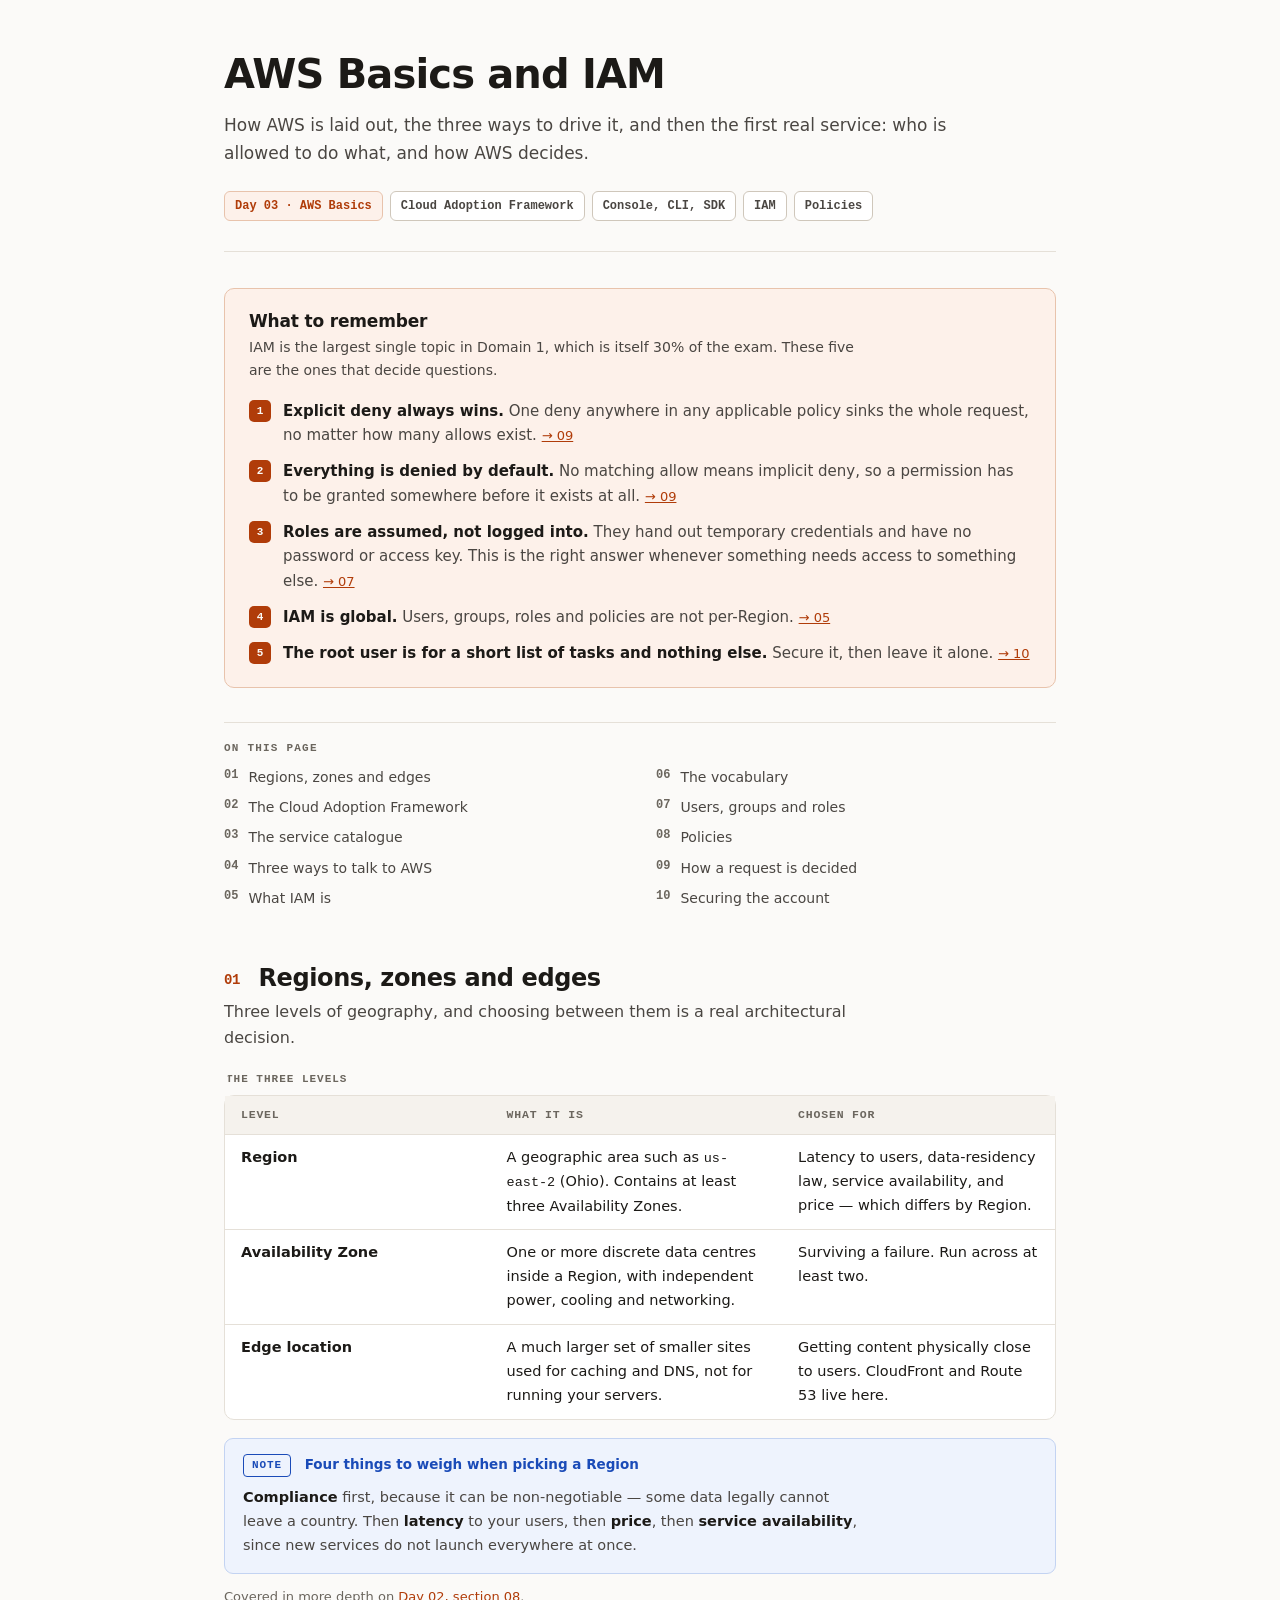
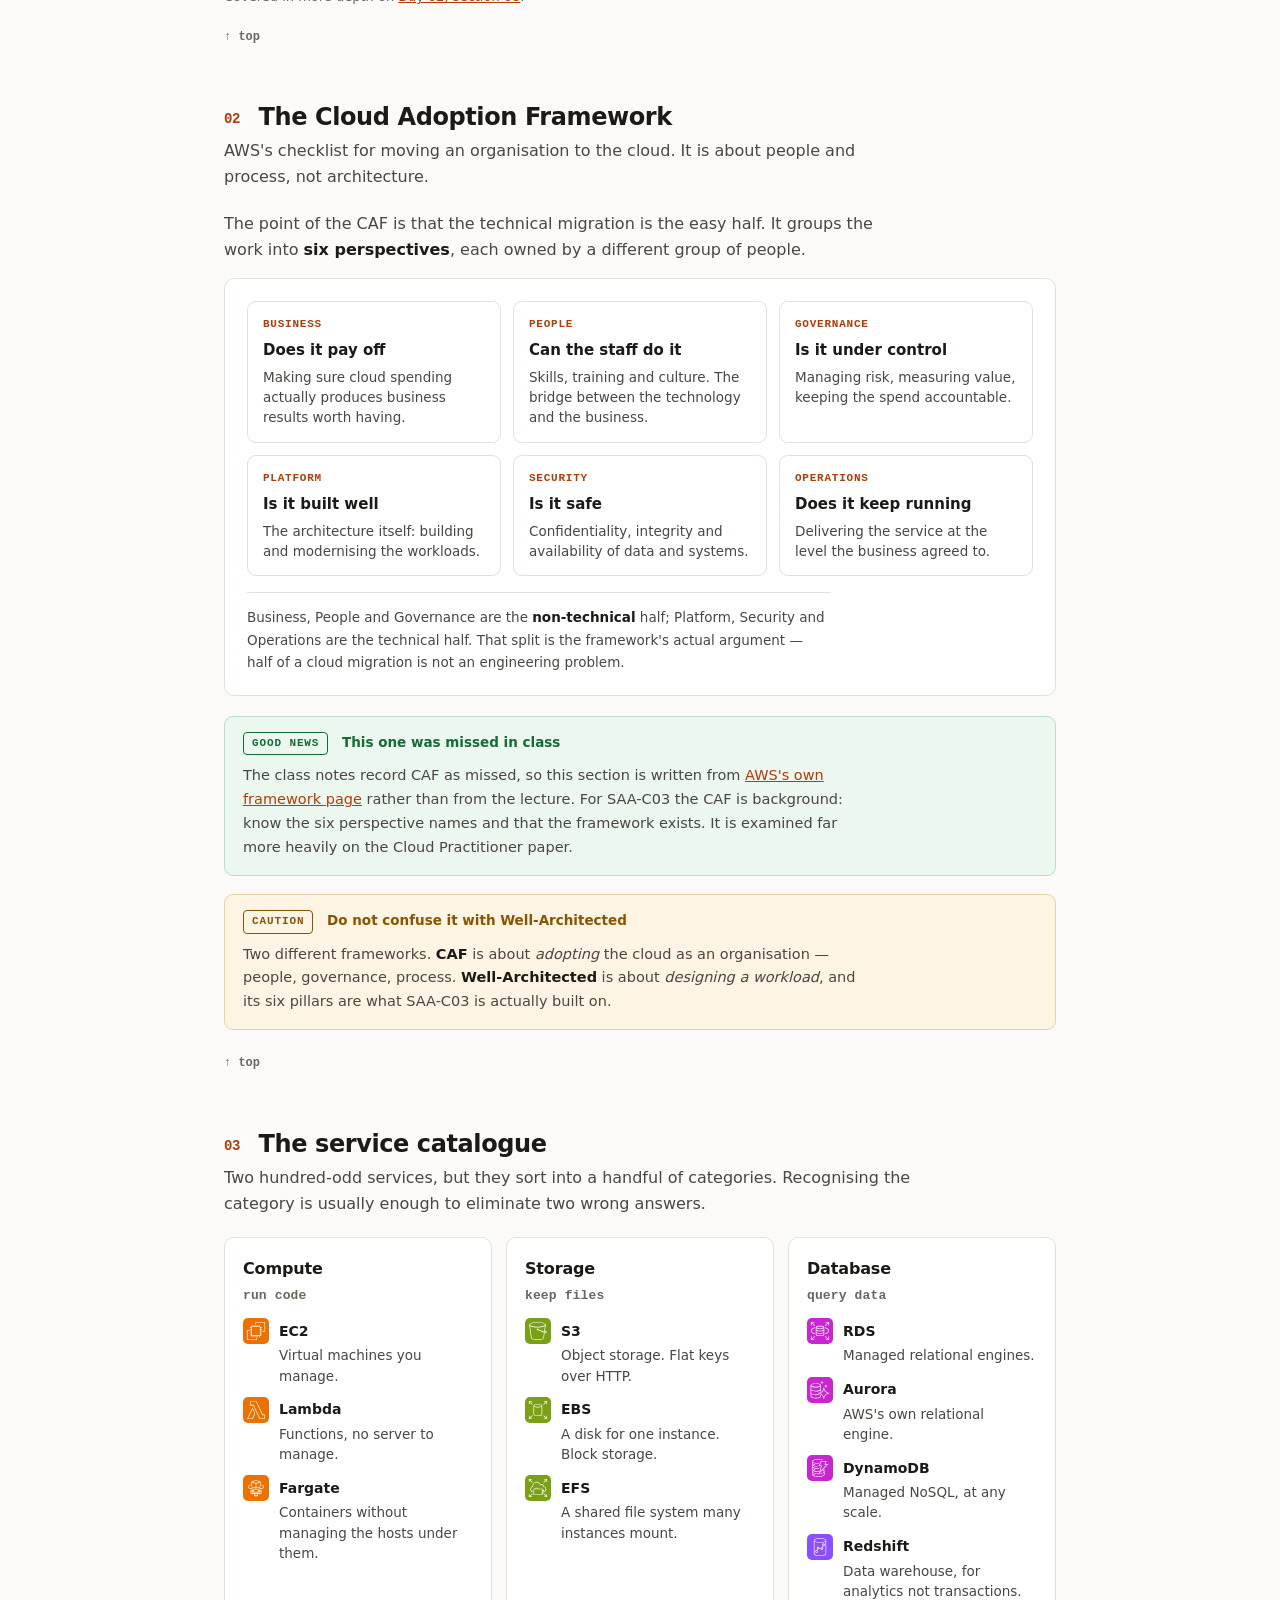
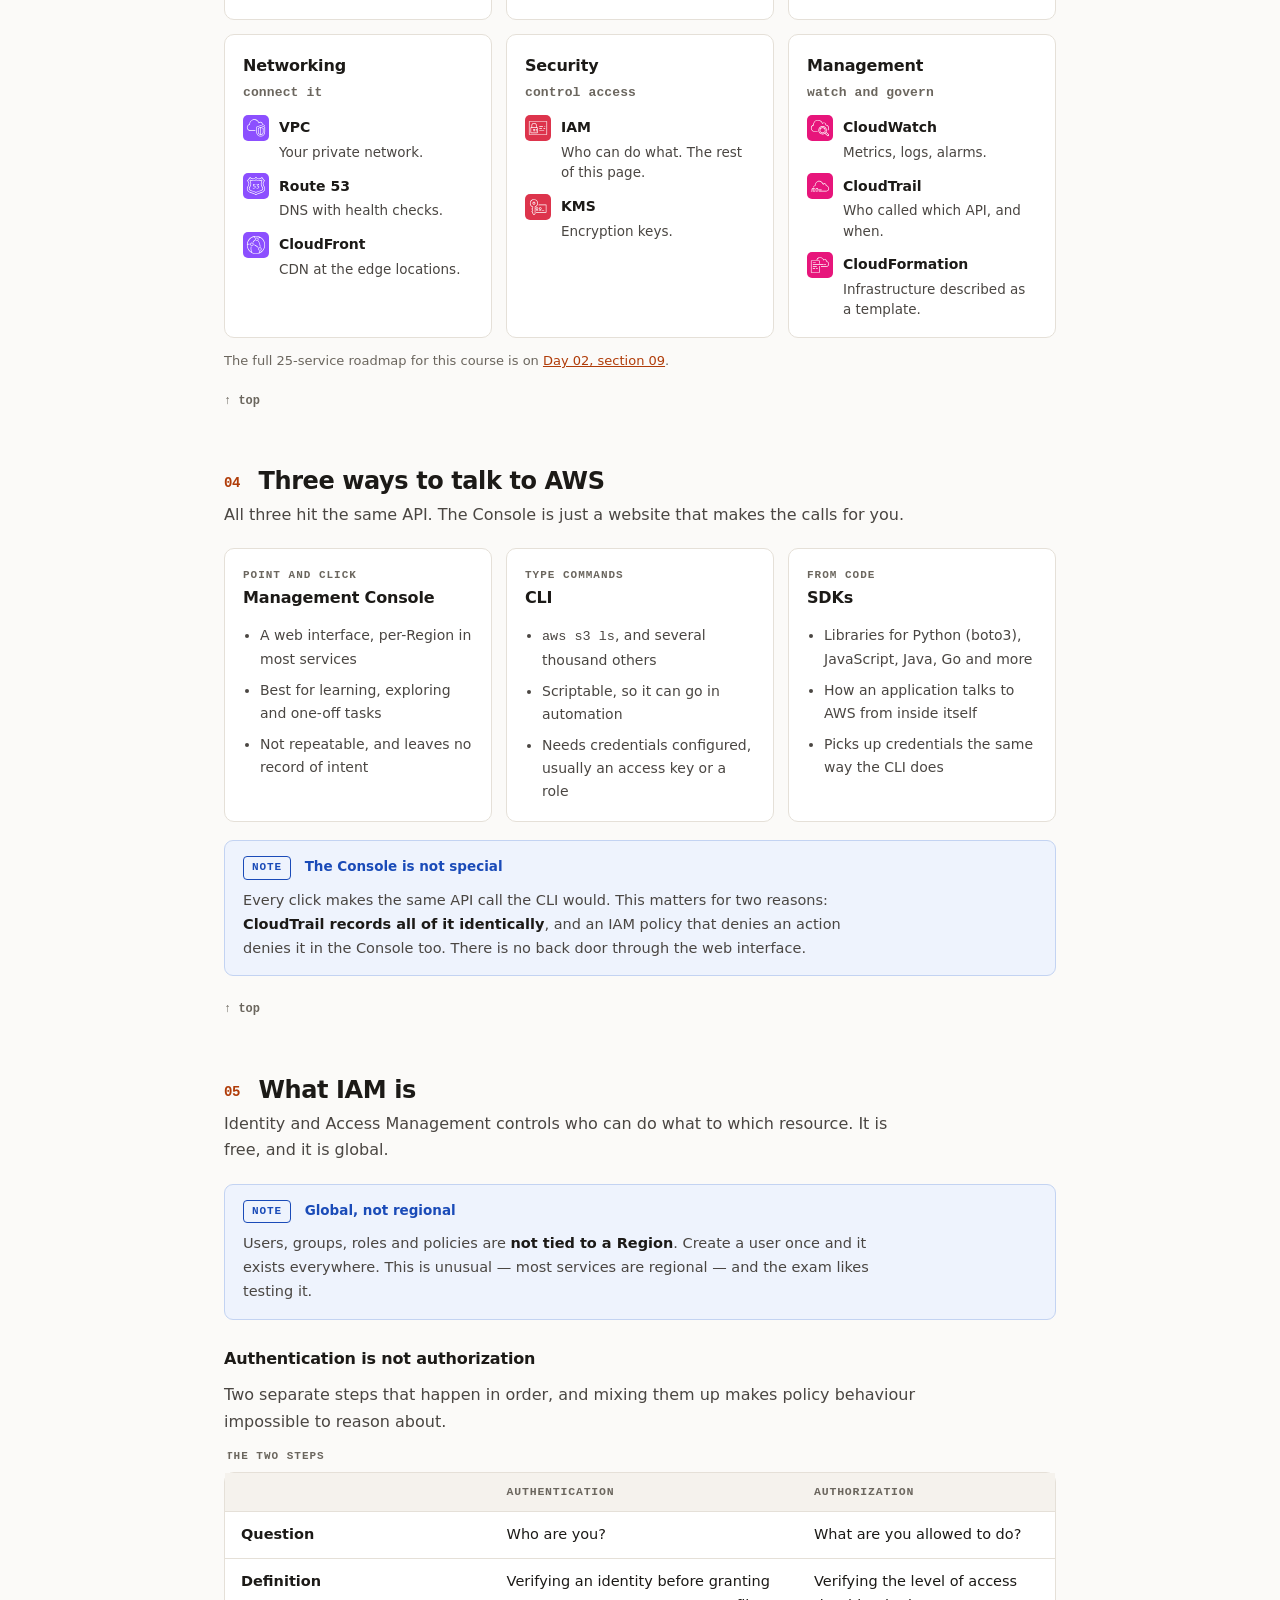
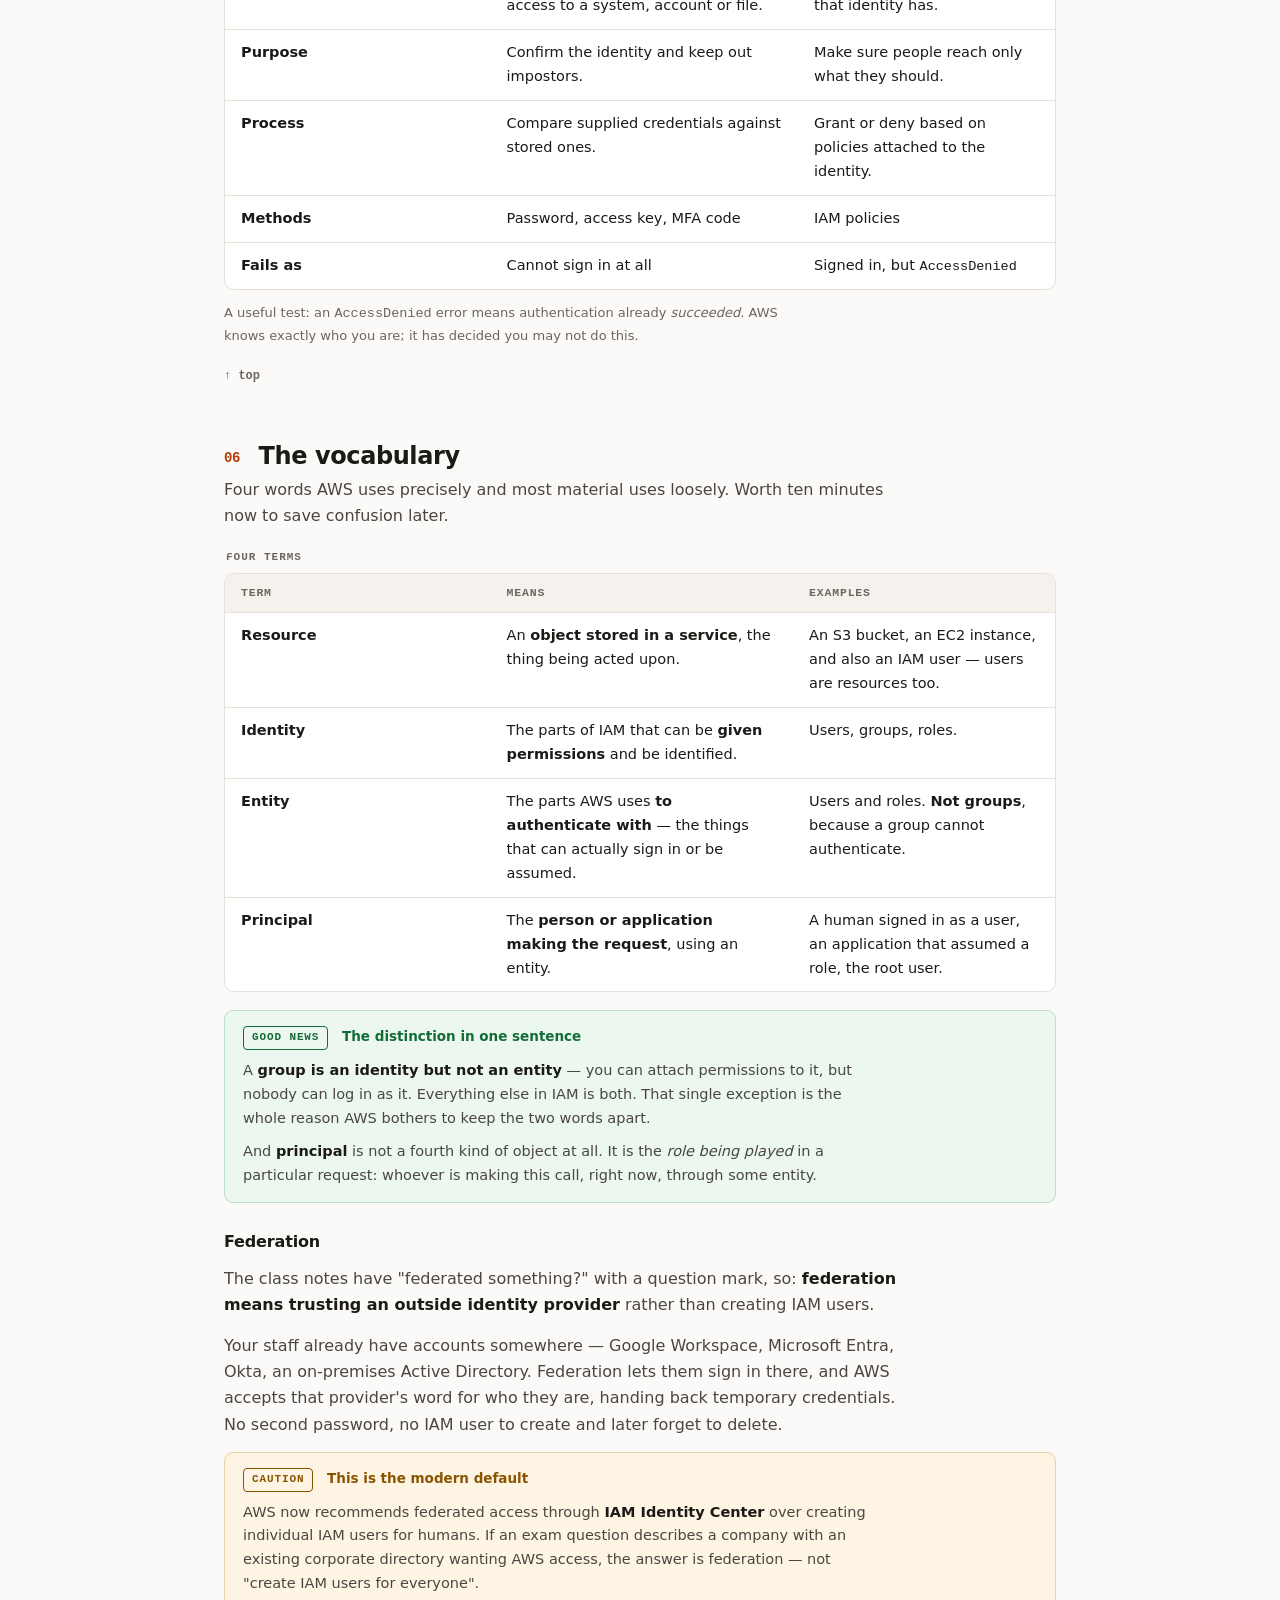
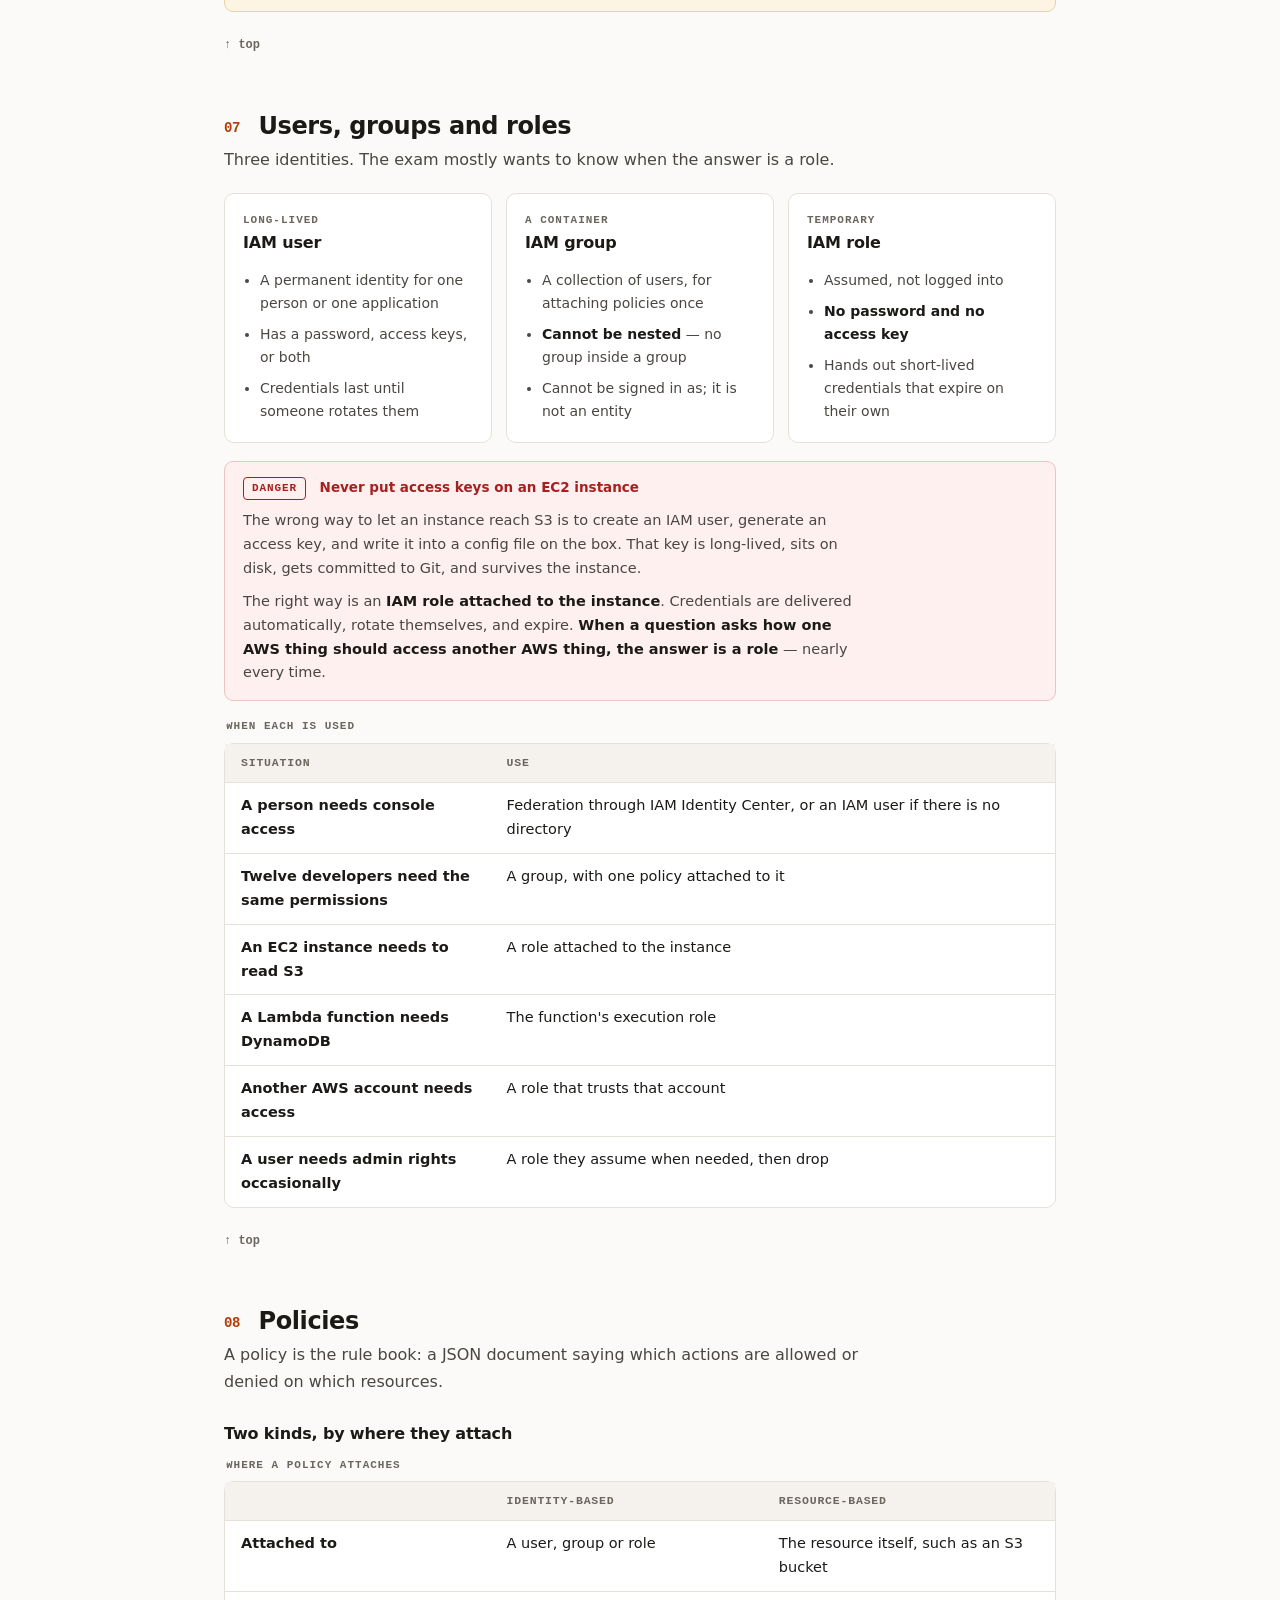
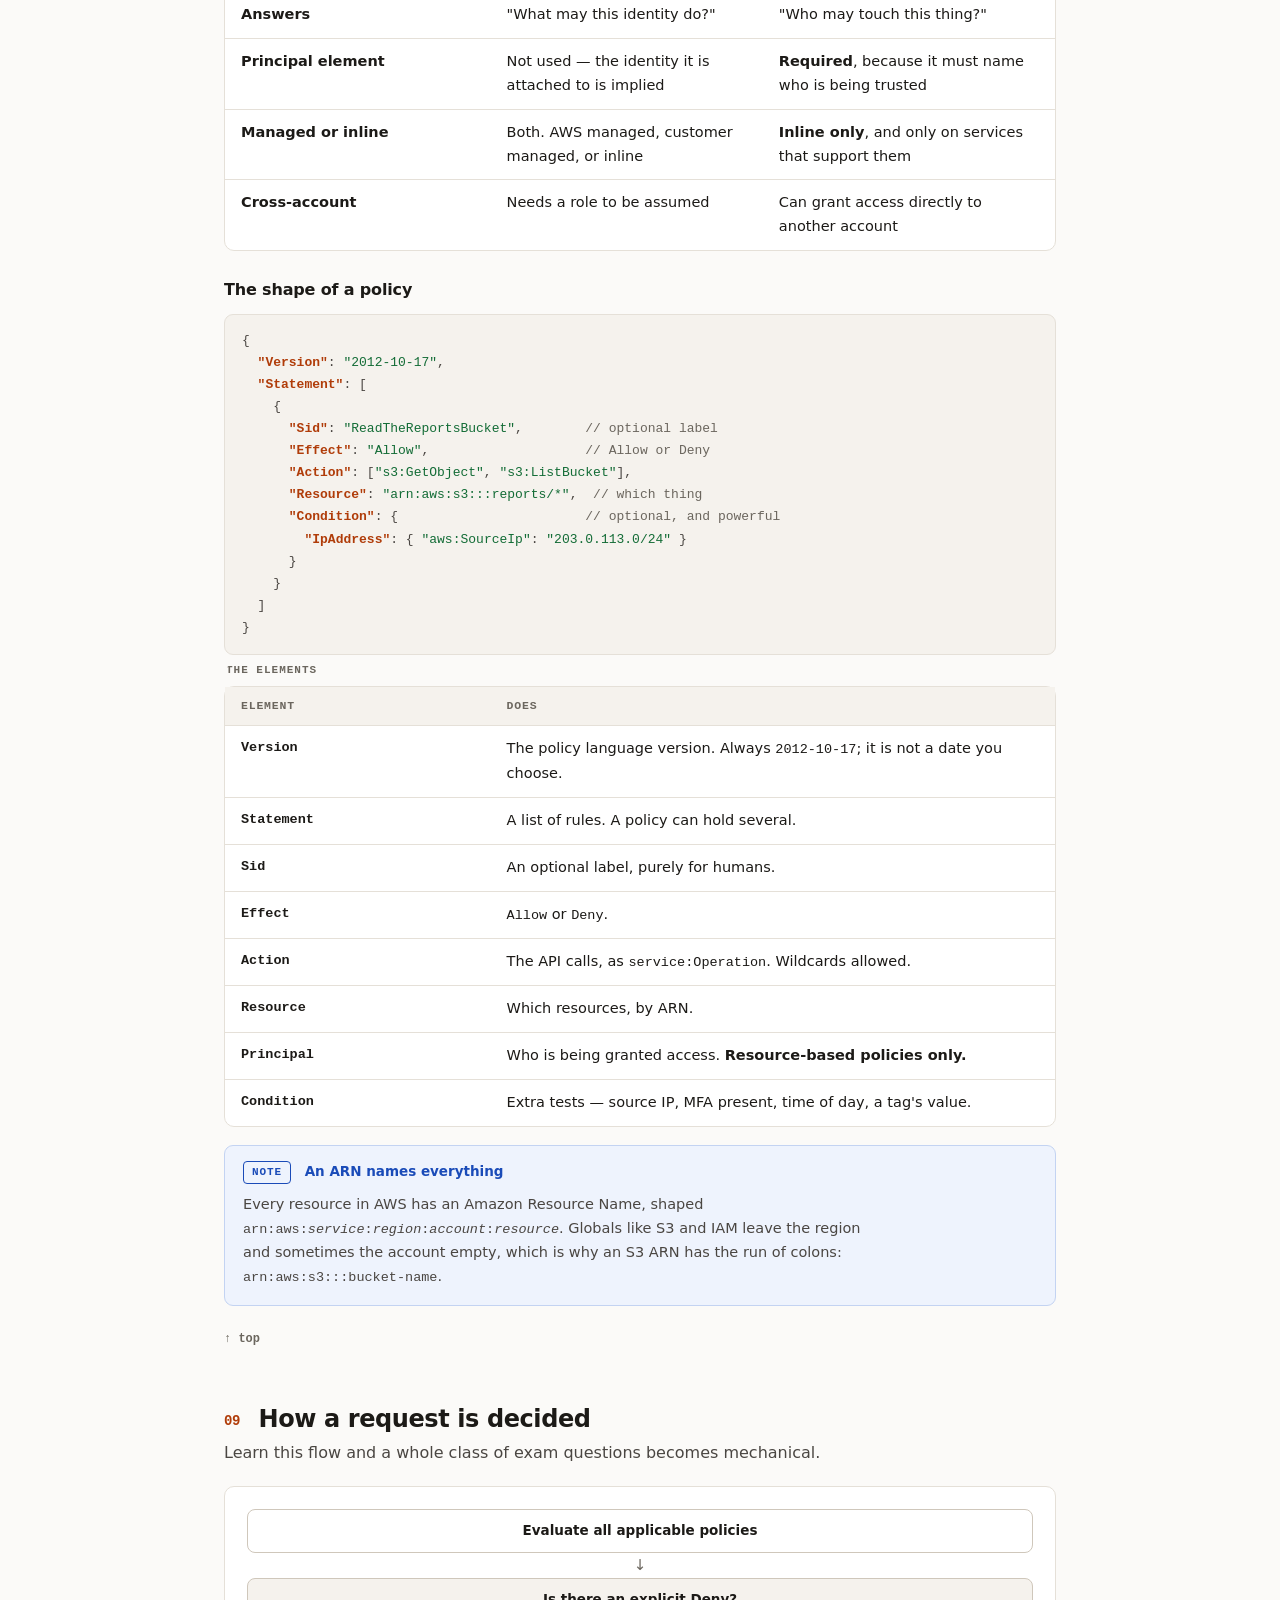
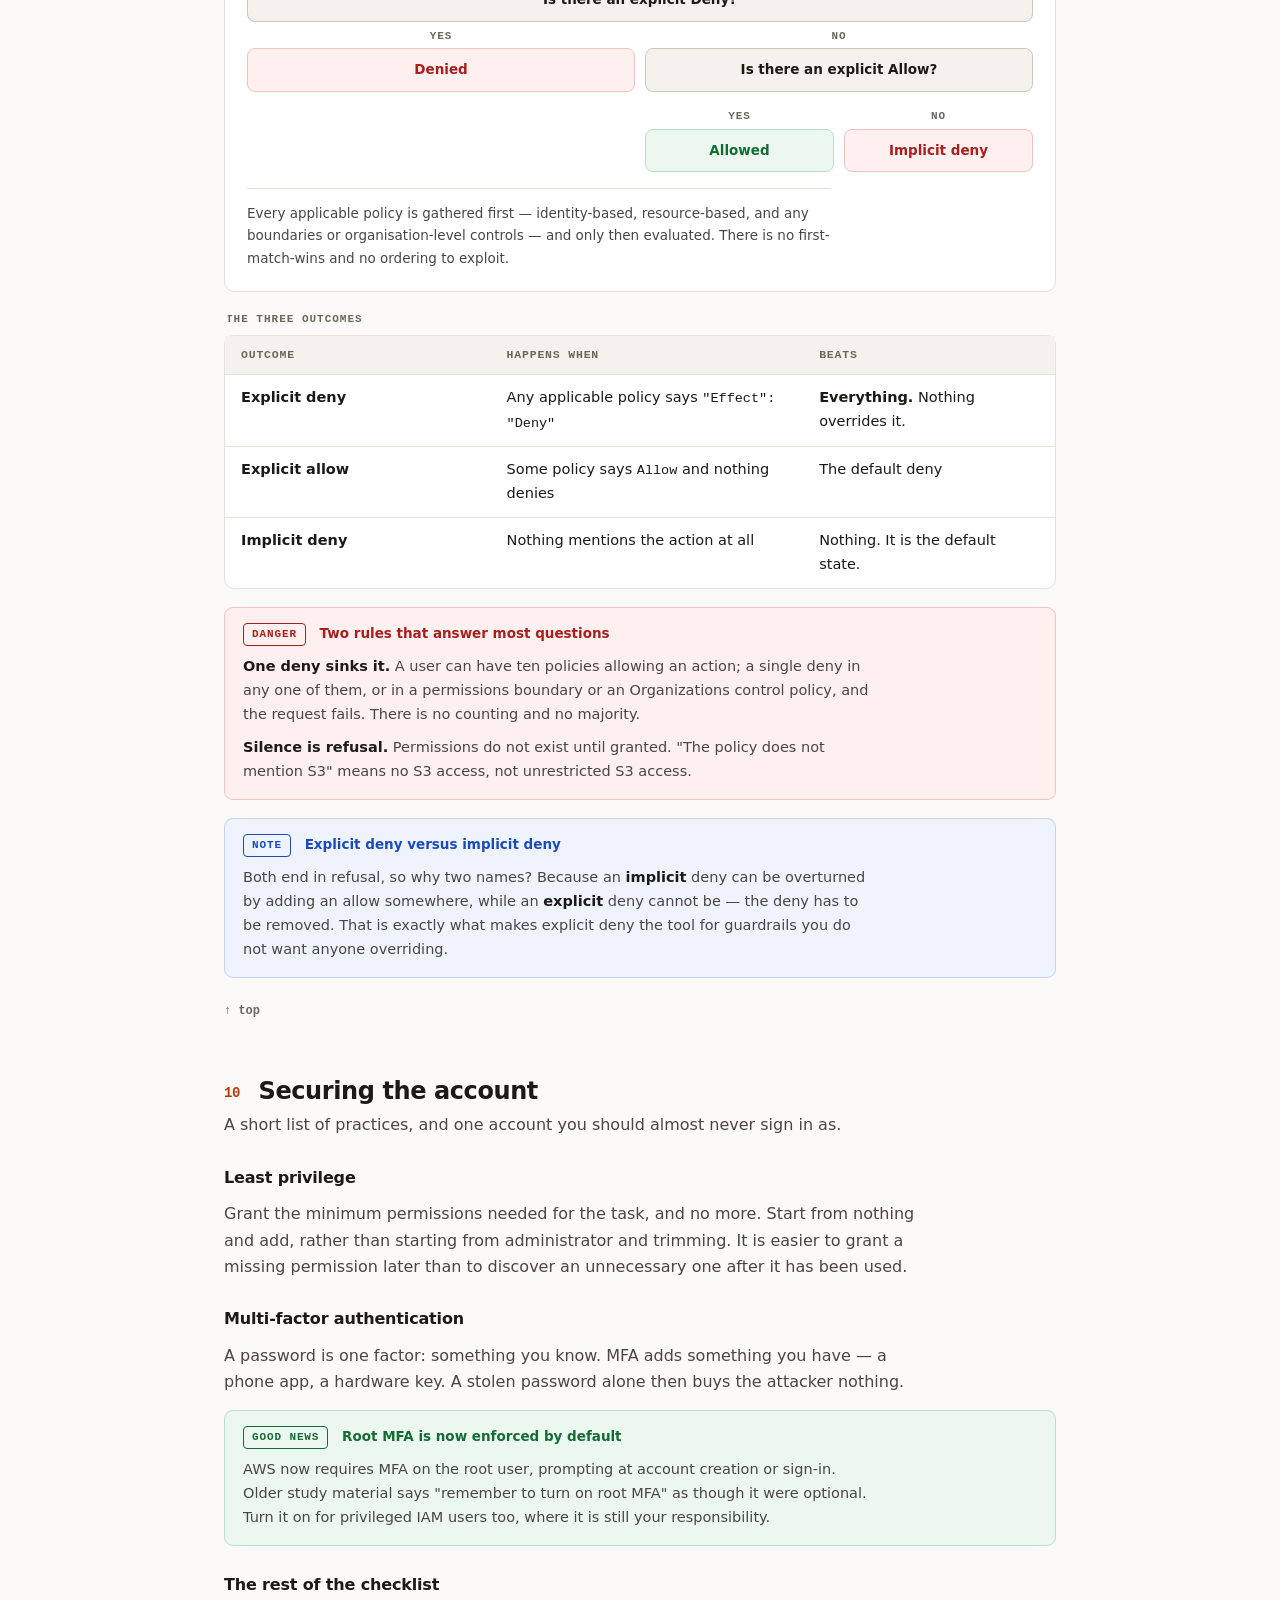
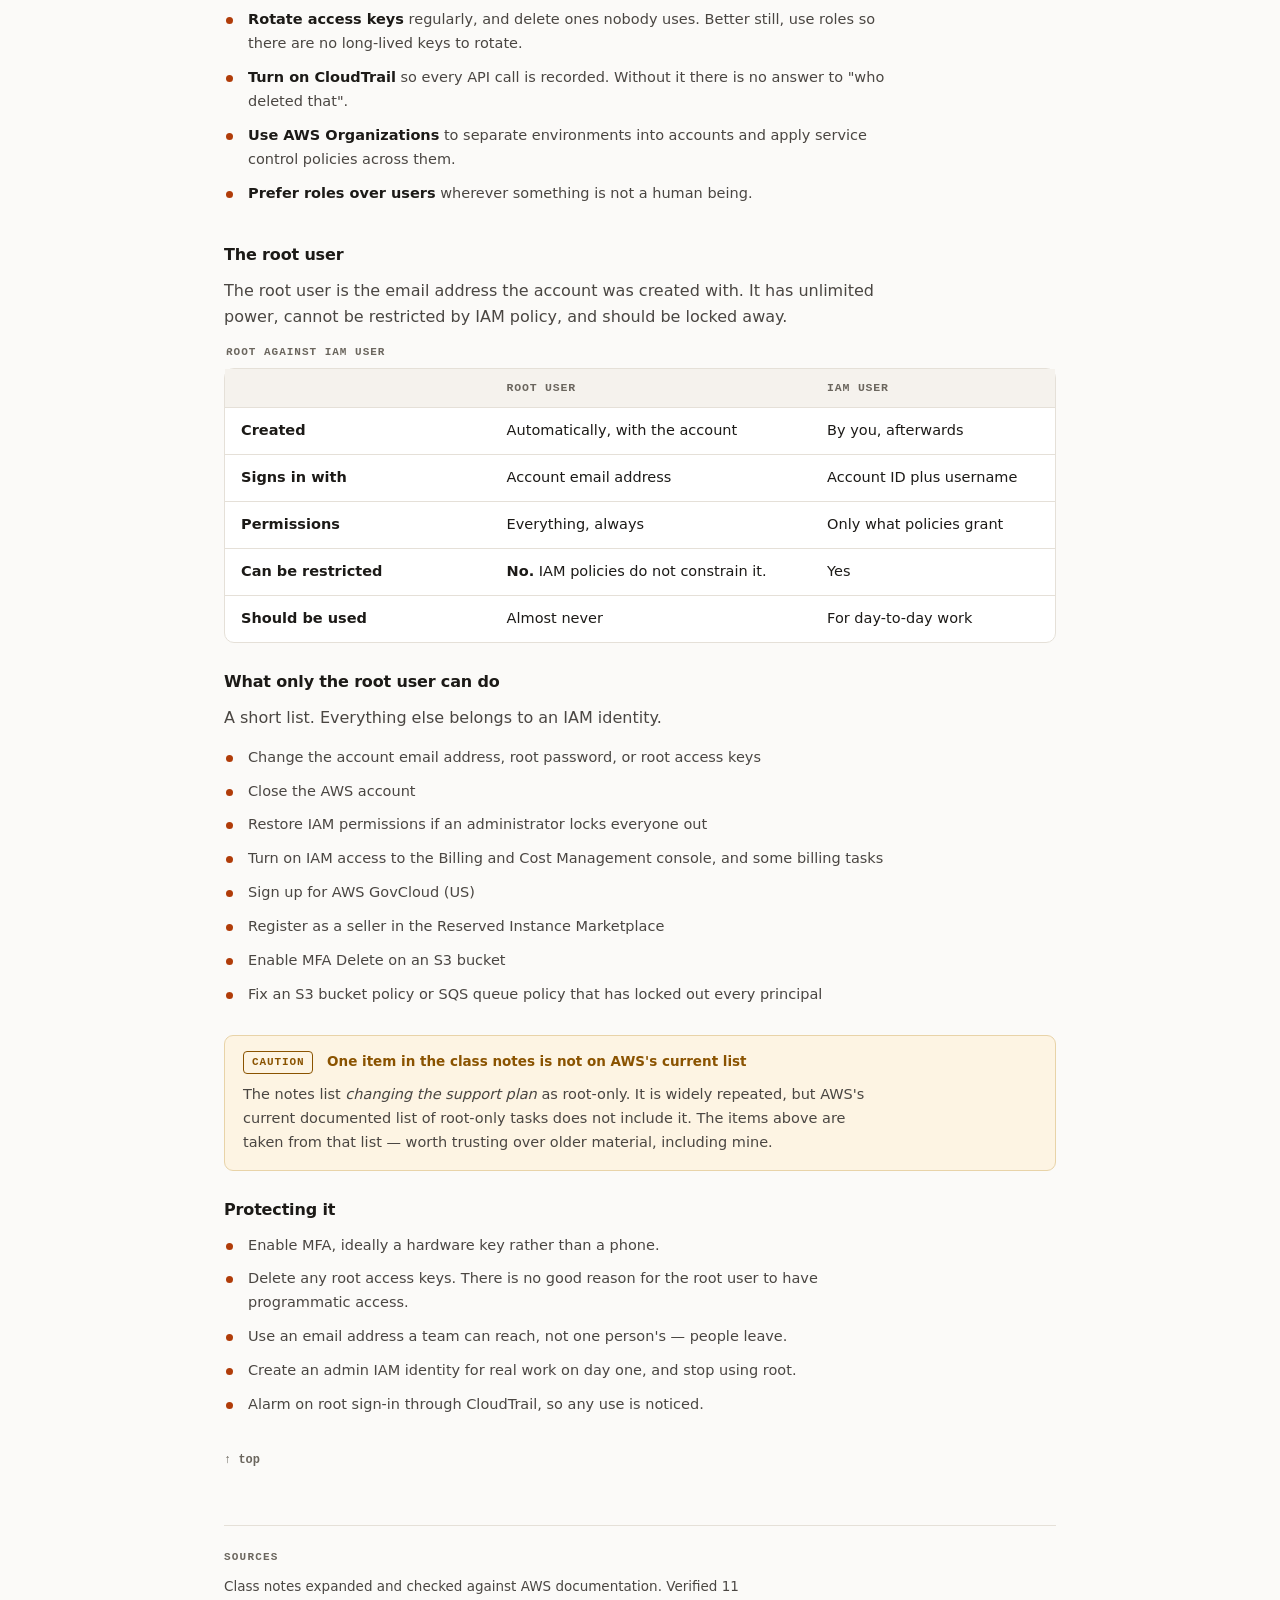
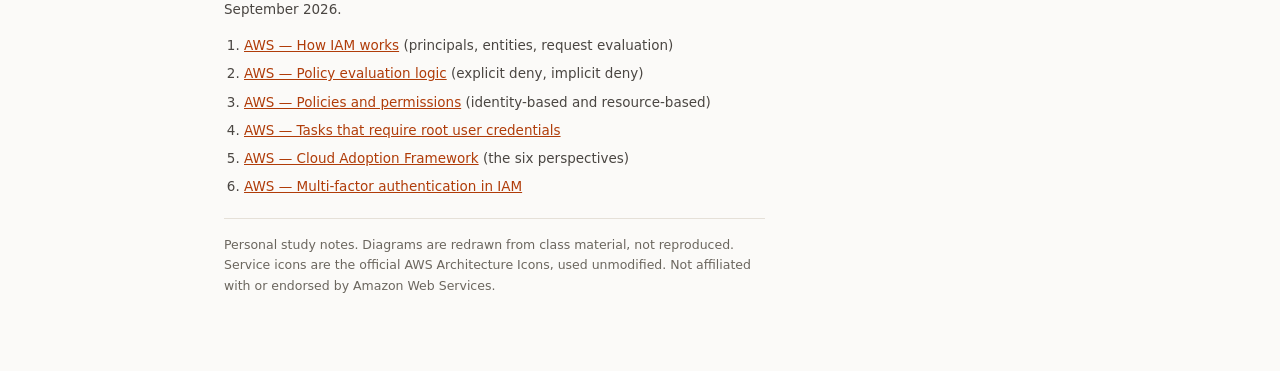
<file: day-03-aws-basics-iam.html>
<!doctype html>
<html lang="en">
<head>
<meta charset="utf-8">
<meta name="viewport" content="width=device-width, initial-scale=1">
<meta name="color-scheme" content="light dark">
<title>Day 03 — AWS Basics and IAM | AWS SAA-C03</title>
<link rel="stylesheet" href="notes.css">
</head>
<body>
<a class="skip" href="#main">Skip to content</a>
<div class="wrap">

<header class="top" id="top">
  <h1>AWS Basics and IAM</h1>
  <p class="sub">How AWS is laid out, the three ways to drive it, and then the first real service: who is allowed to do what, and how AWS decides.</p>
  <div class="meta">
    <span class="chip on">Day 03 · AWS Basics</span>
    <span class="chip">Cloud Adoption Framework</span>
    <span class="chip">Console, CLI, SDK</span>
    <span class="chip">IAM</span>
    <span class="chip">Policies</span>
  </div>
</header>

<main id="main">

<div class="now">
  <h2>What to remember</h2>
  <p class="lede">IAM is the largest single topic in Domain 1, which is itself 30% of the exam. These five are the ones that decide questions.</p>
  <ol>
    <li><b>Explicit deny always wins.</b> One deny anywhere in any applicable policy sinks the whole request, no matter how many allows exist. <a href="#s09">→ 09</a></li>
    <li><b>Everything is denied by default.</b> No matching allow means implicit deny, so a permission has to be granted somewhere before it exists at all. <a href="#s09">→ 09</a></li>
    <li><b>Roles are assumed, not logged into.</b> They hand out temporary credentials and have no password or access key. This is the right answer whenever something needs access to something else. <a href="#s07">→ 07</a></li>
    <li><b>IAM is global.</b> Users, groups, roles and policies are not per-Region. <a href="#s05">→ 05</a></li>
    <li><b>The root user is for a short list of tasks and nothing else.</b> Secure it, then leave it alone. <a href="#s10">→ 10</a></li>
  </ol>
</div>

<nav class="toc" aria-labelledby="toc-h">
  <h2 id="toc-h">On this page</h2>
  <ol>
    <li><a href="#s01"><span class="n">01</span> Regions, zones and edges</a></li>
    <li><a href="#s02"><span class="n">02</span> The Cloud Adoption Framework</a></li>
    <li><a href="#s03"><span class="n">03</span> The service catalogue</a></li>
    <li><a href="#s04"><span class="n">04</span> Three ways to talk to AWS</a></li>
    <li><a href="#s05"><span class="n">05</span> What IAM is</a></li>
    <li><a href="#s06"><span class="n">06</span> The vocabulary</a></li>
    <li><a href="#s07"><span class="n">07</span> Users, groups and roles</a></li>
    <li><a href="#s08"><span class="n">08</span> Policies</a></li>
    <li><a href="#s09"><span class="n">09</span> How a request is decided</a></li>
    <li><a href="#s10"><span class="n">10</span> Securing the account</a></li>
  </ol>
</nav>

<!-- 01 -->
<section id="s01" aria-labelledby="h01">
  <h2 id="h01"><span class="n">01</span> Regions, zones and edges</h2>
  <p class="thesis">Three levels of geography, and choosing between them is a real architectural decision.</p>
  <div class="tw">
    <table>
      <caption>The three levels</caption>
      <thead><tr><th scope="col">Level</th><th scope="col">What it is</th><th scope="col">Chosen for</th></tr></thead>
      <tbody>
        <tr><th scope="row">Region</th><td data-l="What it is">A geographic area such as <span class="mono">us-east-2</span> (Ohio). Contains at least three Availability Zones.</td><td data-l="Chosen for">Latency to users, data-residency law, service availability, and price — which differs by Region.</td></tr>
        <tr><th scope="row">Availability Zone</th><td data-l="What it is">One or more discrete data centres inside a Region, with independent power, cooling and networking.</td><td data-l="Chosen for">Surviving a failure. Run across at least two.</td></tr>
        <tr><th scope="row">Edge location</th><td data-l="What it is">A much larger set of smaller sites used for caching and DNS, not for running your servers.</td><td data-l="Chosen for">Getting content physically close to users. CloudFront and Route 53 live here.</td></tr>
      </tbody>
    </table>
  </div>
  <div class="call note">
    <span class="lbl"><span class="tag">Note</span> Four things to weigh when picking a Region</span>
    <p><strong>Compliance</strong> first, because it can be non-negotiable — some data legally cannot leave a country. Then <strong>latency</strong> to your users, then <strong>price</strong>, then <strong>service availability</strong>, since new services do not launch everywhere at once.</p>
  </div>
  <p class="fine">Covered in more depth on <a href="day-02-cloud-basics.html#s08">Day 02, section 08</a>.</p>
  <a class="top-link" href="#top">↑ top</a>
</section>

<!-- 02 -->
<section id="s02" aria-labelledby="h02">
  <h2 id="h02"><span class="n">02</span> The Cloud Adoption Framework</h2>
  <p class="thesis">AWS's checklist for moving an organisation to the cloud. It is about people and process, not architecture.</p>

  <p>The point of the CAF is that the technical migration is the easy half. It groups the work into <strong>six perspectives</strong>, each owned by a different group of people.</p>

  <figure>
    <div class="persp">
      <div><span class="pw">Business</span><span class="pt">Does it pay off</span><p class="pb">Making sure cloud spending actually produces business results worth having.</p></div>
      <div><span class="pw">People</span><span class="pt">Can the staff do it</span><p class="pb">Skills, training and culture. The bridge between the technology and the business.</p></div>
      <div><span class="pw">Governance</span><span class="pt">Is it under control</span><p class="pb">Managing risk, measuring value, keeping the spend accountable.</p></div>
      <div><span class="pw">Platform</span><span class="pt">Is it built well</span><p class="pb">The architecture itself: building and modernising the workloads.</p></div>
      <div><span class="pw">Security</span><span class="pt">Is it safe</span><p class="pb">Confidentiality, integrity and availability of data and systems.</p></div>
      <div><span class="pw">Operations</span><span class="pt">Does it keep running</span><p class="pb">Delivering the service at the level the business agreed to.</p></div>
    </div>
    <figcaption>Business, People and Governance are the <strong>non-technical</strong> half; Platform, Security and Operations are the technical half. That split is the framework's actual argument — half of a cloud migration is not an engineering problem.</figcaption>
  </figure>

  <div class="call good">
    <span class="lbl"><span class="tag">Good news</span> This one was missed in class</span>
    <p>The class notes record CAF as missed, so this section is written from <a href="https://aws.amazon.com/cloud-adoption-framework/">AWS's own framework page</a> rather than from the lecture. For SAA-C03 the CAF is background: know the six perspective names and that the framework exists. It is examined far more heavily on the Cloud Practitioner paper.</p>
  </div>
  <div class="call caution">
    <span class="lbl"><span class="tag">Caution</span> Do not confuse it with Well-Architected</span>
    <p>Two different frameworks. <strong>CAF</strong> is about <em>adopting</em> the cloud as an organisation — people, governance, process. <strong>Well-Architected</strong> is about <em>designing a workload</em>, and its six pillars are what SAA-C03 is actually built on.</p>
  </div>
  <a class="top-link" href="#top">↑ top</a>
</section>

<!-- 03 -->
<section id="s03" aria-labelledby="h03">
  <h2 id="h03"><span class="n">03</span> The service catalogue</h2>
  <p class="thesis">Two hundred-odd services, but they sort into a handful of categories. Recognising the category is usually enough to eliminate two wrong answers.</p>

  <div class="cols three">
    <div class="card">
      <h3>Compute <span class="dom">run code</span></h3>
      <dl class="svc">
        <dt><img class="ico" src="icons/ec2.svg" alt="">EC2</dt><dd>Virtual machines you manage.</dd>
        <dt><img class="ico" src="icons/lambda.svg" alt="">Lambda</dt><dd>Functions, no server to manage.</dd>
        <dt><img class="ico" src="icons/fargate.svg" alt="">Fargate</dt><dd>Containers without managing the hosts under them.</dd>
      </dl>
    </div>
    <div class="card">
      <h3>Storage <span class="dom">keep files</span></h3>
      <dl class="svc">
        <dt><img class="ico" src="icons/s3.svg" alt="">S3</dt><dd>Object storage. Flat keys over HTTP.</dd>
        <dt><img class="ico" src="icons/ebs.svg" alt="">EBS</dt><dd>A disk for one instance. Block storage.</dd>
        <dt><img class="ico" src="icons/efs.svg" alt="">EFS</dt><dd>A shared file system many instances mount.</dd>
      </dl>
    </div>
    <div class="card">
      <h3>Database <span class="dom">query data</span></h3>
      <dl class="svc">
        <dt><img class="ico" src="icons/rds.svg" alt="">RDS</dt><dd>Managed relational engines.</dd>
        <dt><img class="ico" src="icons/aurora.svg" alt="">Aurora</dt><dd>AWS's own relational engine.</dd>
        <dt><img class="ico" src="icons/dynamodb.svg" alt="">DynamoDB</dt><dd>Managed NoSQL, at any scale.</dd>
        <dt><img class="ico" src="icons/redshift.svg" alt="">Redshift</dt><dd>Data warehouse, for analytics not transactions.</dd>
      </dl>
    </div>
    <div class="card">
      <h3>Networking <span class="dom">connect it</span></h3>
      <dl class="svc">
        <dt><img class="ico" src="icons/vpc.svg" alt="">VPC</dt><dd>Your private network.</dd>
        <dt><img class="ico" src="icons/route53.svg" alt="">Route 53</dt><dd>DNS with health checks.</dd>
        <dt><img class="ico" src="icons/cloudfront.svg" alt="">CloudFront</dt><dd>CDN at the edge locations.</dd>
      </dl>
    </div>
    <div class="card">
      <h3>Security <span class="dom">control access</span></h3>
      <dl class="svc">
        <dt><img class="ico" src="icons/iam.svg" alt="">IAM</dt><dd>Who can do what. The rest of this page.</dd>
        <dt><img class="ico" src="icons/kms.svg" alt="">KMS</dt><dd>Encryption keys.</dd>
      </dl>
    </div>
    <div class="card">
      <h3>Management <span class="dom">watch and govern</span></h3>
      <dl class="svc">
        <dt><img class="ico" src="icons/cloudwatch.svg" alt="">CloudWatch</dt><dd>Metrics, logs, alarms.</dd>
        <dt><img class="ico" src="icons/cloudtrail.svg" alt="">CloudTrail</dt><dd>Who called which API, and when.</dd>
        <dt><img class="ico" src="icons/cloudformation.svg" alt="">CloudFormation</dt><dd>Infrastructure described as a template.</dd>
      </dl>
    </div>
  </div>
  <p class="fine">The full 25-service roadmap for this course is on <a href="day-02-cloud-basics.html#s09">Day 02, section 09</a>.</p>
  <a class="top-link" href="#top">↑ top</a>
</section>

<!-- 04 -->
<section id="s04" aria-labelledby="h04">
  <h2 id="h04"><span class="n">04</span> Three ways to talk to AWS</h2>
  <p class="thesis">All three hit the same API. The Console is just a website that makes the calls for you.</p>
  <div class="cols three">
    <div class="card">
      <h3><span class="w">Point and click</span> Management Console</h3>
      <ul>
        <li>A web interface, per-Region in most services</li>
        <li>Best for learning, exploring and one-off tasks</li>
        <li>Not repeatable, and leaves no record of intent</li>
      </ul>
    </div>
    <div class="card">
      <h3><span class="w">Type commands</span> CLI</h3>
      <ul>
        <li><span class="mono">aws s3 ls</span>, and several thousand others</li>
        <li>Scriptable, so it can go in automation</li>
        <li>Needs credentials configured, usually an access key or a role</li>
      </ul>
    </div>
    <div class="card">
      <h3><span class="w">From code</span> SDKs</h3>
      <ul>
        <li>Libraries for Python (boto3), JavaScript, Java, Go and more</li>
        <li>How an application talks to AWS from inside itself</li>
        <li>Picks up credentials the same way the CLI does</li>
      </ul>
    </div>
  </div>
  <div class="call note">
    <span class="lbl"><span class="tag">Note</span> The Console is not special</span>
    <p>Every click makes the same API call the CLI would. This matters for two reasons: <strong>CloudTrail records all of it identically</strong>, and an IAM policy that denies an action denies it in the Console too. There is no back door through the web interface.</p>
  </div>
  <a class="top-link" href="#top">↑ top</a>
</section>

<!-- 05 -->
<section id="s05" aria-labelledby="h05">
  <h2 id="h05"><span class="n">05</span> What IAM is</h2>
  <p class="thesis">Identity and Access Management controls who can do what to which resource. It is free, and it is global.</p>

  <div class="call note">
    <span class="lbl"><span class="tag">Note</span> Global, not regional</span>
    <p>Users, groups, roles and policies are <strong>not tied to a Region</strong>. Create a user once and it exists everywhere. This is unusual — most services are regional — and the exam likes testing it.</p>
  </div>

  <h3>Authentication is not authorization</h3>
  <p>Two separate steps that happen in order, and mixing them up makes policy behaviour impossible to reason about.</p>
  <div class="tw">
    <table>
      <caption>The two steps</caption>
      <thead><tr><th scope="col">&nbsp;</th><th scope="col">Authentication</th><th scope="col">Authorization</th></tr></thead>
      <tbody>
        <tr><th scope="row">Question</th><td data-l="Authentication">Who are you?</td><td data-l="Authorization">What are you allowed to do?</td></tr>
        <tr><th scope="row">Definition</th><td data-l="Authentication">Verifying an identity before granting access to a system, account or file.</td><td data-l="Authorization">Verifying the level of access that identity has.</td></tr>
        <tr><th scope="row">Purpose</th><td data-l="Authentication">Confirm the identity and keep out impostors.</td><td data-l="Authorization">Make sure people reach only what they should.</td></tr>
        <tr><th scope="row">Process</th><td data-l="Authentication">Compare supplied credentials against stored ones.</td><td data-l="Authorization">Grant or deny based on policies attached to the identity.</td></tr>
        <tr><th scope="row">Methods</th><td data-l="Authentication">Password, access key, MFA code</td><td data-l="Authorization">IAM policies</td></tr>
        <tr><th scope="row">Fails as</th><td data-l="Authentication">Cannot sign in at all</td><td data-l="Authorization">Signed in, but <span class="mono">AccessDenied</span></td></tr>
      </tbody>
    </table>
  </div>
  <p class="fine">A useful test: an <span class="mono">AccessDenied</span> error means authentication already <em>succeeded</em>. AWS knows exactly who you are; it has decided you may not do this.</p>
  <a class="top-link" href="#top">↑ top</a>
</section>

<!-- 06 -->
<section id="s06" aria-labelledby="h06">
  <h2 id="h06"><span class="n">06</span> The vocabulary</h2>
  <p class="thesis">Four words AWS uses precisely and most material uses loosely. Worth ten minutes now to save confusion later.</p>

  <div class="tw">
    <table>
      <caption>Four terms</caption>
      <thead><tr><th scope="col">Term</th><th scope="col">Means</th><th scope="col">Examples</th></tr></thead>
      <tbody>
        <tr><th scope="row">Resource</th><td data-l="Means">An <strong>object stored in a service</strong>, the thing being acted upon.</td><td data-l="Examples">An S3 bucket, an EC2 instance, and also an IAM user — users are resources too.</td></tr>
        <tr><th scope="row">Identity</th><td data-l="Means">The parts of IAM that can be <strong>given permissions</strong> and be identified.</td><td data-l="Examples">Users, groups, roles.</td></tr>
        <tr><th scope="row">Entity</th><td data-l="Means">The parts AWS uses <strong>to authenticate with</strong> — the things that can actually sign in or be assumed.</td><td data-l="Examples">Users and roles. <strong>Not groups</strong>, because a group cannot authenticate.</td></tr>
        <tr><th scope="row">Principal</th><td data-l="Means">The <strong>person or application making the request</strong>, using an entity.</td><td data-l="Examples">A human signed in as a user, an application that assumed a role, the root user.</td></tr>
      </tbody>
    </table>
  </div>

  <div class="call good">
    <span class="lbl"><span class="tag">Good news</span> The distinction in one sentence</span>
    <p>A <strong>group is an identity but not an entity</strong> — you can attach permissions to it, but nobody can log in as it. Everything else in IAM is both. That single exception is the whole reason AWS bothers to keep the two words apart.</p>
    <p>And <strong>principal</strong> is not a fourth kind of object at all. It is the <em>role being played</em> in a particular request: whoever is making this call, right now, through some entity.</p>
  </div>

  <h3>Federation</h3>
  <p>The class notes have "federated something?" with a question mark, so: <strong>federation means trusting an outside identity provider</strong> rather than creating IAM users.</p>
  <p>Your staff already have accounts somewhere — Google Workspace, Microsoft Entra, Okta, an on-premises Active Directory. Federation lets them sign in there, and AWS accepts that provider's word for who they are, handing back temporary credentials. No second password, no IAM user to create and later forget to delete.</p>
  <div class="call caution">
    <span class="lbl"><span class="tag">Caution</span> This is the modern default</span>
    <p>AWS now recommends federated access through <strong>IAM Identity Center</strong> over creating individual IAM users for humans. If an exam question describes a company with an existing corporate directory wanting AWS access, the answer is federation — not "create IAM users for everyone".</p>
  </div>
  <a class="top-link" href="#top">↑ top</a>
</section>

<!-- 07 -->
<section id="s07" aria-labelledby="h07">
  <h2 id="h07"><span class="n">07</span> Users, groups and roles</h2>
  <p class="thesis">Three identities. The exam mostly wants to know when the answer is a role.</p>

  <div class="cols three">
    <div class="card">
      <h3><span class="w">Long-lived</span> IAM user</h3>
      <ul>
        <li>A permanent identity for one person or one application</li>
        <li>Has a password, access keys, or both</li>
        <li>Credentials last until someone rotates them</li>
      </ul>
    </div>
    <div class="card">
      <h3><span class="w">A container</span> IAM group</h3>
      <ul>
        <li>A collection of users, for attaching policies once</li>
        <li><strong>Cannot be nested</strong> — no group inside a group</li>
        <li>Cannot be signed in as; it is not an entity</li>
      </ul>
    </div>
    <div class="card">
      <h3><span class="w">Temporary</span> IAM role</h3>
      <ul>
        <li>Assumed, not logged into</li>
        <li><strong>No password and no access key</strong></li>
        <li>Hands out short-lived credentials that expire on their own</li>
      </ul>
    </div>
  </div>

  <div class="call danger">
    <span class="lbl"><span class="tag">Danger</span> Never put access keys on an EC2 instance</span>
    <p>The wrong way to let an instance reach S3 is to create an IAM user, generate an access key, and write it into a config file on the box. That key is long-lived, sits on disk, gets committed to Git, and survives the instance.</p>
    <p>The right way is an <strong>IAM role attached to the instance</strong>. Credentials are delivered automatically, rotate themselves, and expire. <strong>When a question asks how one AWS thing should access another AWS thing, the answer is a role</strong> — nearly every time.</p>
  </div>

  <div class="tw">
    <table>
      <caption>When each is used</caption>
      <thead><tr><th scope="col">Situation</th><th scope="col">Use</th></tr></thead>
      <tbody>
        <tr><th scope="row">A person needs console access</th><td data-l="Use">Federation through IAM Identity Center, or an IAM user if there is no directory</td></tr>
        <tr><th scope="row">Twelve developers need the same permissions</th><td data-l="Use">A group, with one policy attached to it</td></tr>
        <tr><th scope="row">An EC2 instance needs to read S3</th><td data-l="Use">A role attached to the instance</td></tr>
        <tr><th scope="row">A Lambda function needs DynamoDB</th><td data-l="Use">The function's execution role</td></tr>
        <tr><th scope="row">Another AWS account needs access</th><td data-l="Use">A role that trusts that account</td></tr>
        <tr><th scope="row">A user needs admin rights occasionally</th><td data-l="Use">A role they assume when needed, then drop</td></tr>
      </tbody>
    </table>
  </div>
  <a class="top-link" href="#top">↑ top</a>
</section>

<!-- 08 -->
<section id="s08" aria-labelledby="h08">
  <h2 id="h08"><span class="n">08</span> Policies</h2>
  <p class="thesis">A policy is the rule book: a JSON document saying which actions are allowed or denied on which resources.</p>

  <h3>Two kinds, by where they attach</h3>
  <div class="tw">
    <table>
      <caption>Where a policy attaches</caption>
      <thead><tr><th scope="col">&nbsp;</th><th scope="col">Identity-based</th><th scope="col">Resource-based</th></tr></thead>
      <tbody>
        <tr><th scope="row">Attached to</th><td data-l="Identity-based">A user, group or role</td><td data-l="Resource-based">The resource itself, such as an S3 bucket</td></tr>
        <tr><th scope="row">Answers</th><td data-l="Identity-based">"What may this identity do?"</td><td data-l="Resource-based">"Who may touch this thing?"</td></tr>
        <tr><th scope="row">Principal element</th><td data-l="Identity-based">Not used — the identity it is attached to is implied</td><td data-l="Resource-based"><strong>Required</strong>, because it must name who is being trusted</td></tr>
        <tr><th scope="row">Managed or inline</th><td data-l="Identity-based">Both. AWS managed, customer managed, or inline</td><td data-l="Resource-based"><strong>Inline only</strong>, and only on services that support them</td></tr>
        <tr><th scope="row">Cross-account</th><td data-l="Identity-based">Needs a role to be assumed</td><td data-l="Resource-based">Can grant access directly to another account</td></tr>
      </tbody>
    </table>
  </div>

  <h3>The shape of a policy</h3>
  <pre class="code" tabindex="0" role="region" aria-label="Example IAM policy in JSON">{
  <b>"Version"</b>: <i>"2012-10-17"</i>,
  <b>"Statement"</b>: [
    {
      <b>"Sid"</b>: <i>"ReadTheReportsBucket"</i>,        <u>// optional label</u>
      <b>"Effect"</b>: <i>"Allow"</i>,                    <u>// Allow or Deny</u>
      <b>"Action"</b>: [<i>"s3:GetObject"</i>, <i>"s3:ListBucket"</i>],
      <b>"Resource"</b>: <i>"arn:aws:s3:::reports/*"</i>,  <u>// which thing</u>
      <b>"Condition"</b>: {                        <u>// optional, and powerful</u>
        <b>"IpAddress"</b>: { <i>"aws:SourceIp"</i>: <i>"203.0.113.0/24"</i> }
      }
    }
  ]
}</pre>
  <div class="tw">
    <table>
      <caption>The elements</caption>
      <thead><tr><th scope="col">Element</th><th scope="col">Does</th></tr></thead>
      <tbody>
        <tr><th scope="row" class="mono">Version</th><td data-l="Does">The policy language version. Always <span class="mono">2012-10-17</span>; it is not a date you choose.</td></tr>
        <tr><th scope="row" class="mono">Statement</th><td data-l="Does">A list of rules. A policy can hold several.</td></tr>
        <tr><th scope="row" class="mono">Sid</th><td data-l="Does">An optional label, purely for humans.</td></tr>
        <tr><th scope="row" class="mono">Effect</th><td data-l="Does"><span class="mono">Allow</span> or <span class="mono">Deny</span>.</td></tr>
        <tr><th scope="row" class="mono">Action</th><td data-l="Does">The API calls, as <span class="mono">service:Operation</span>. Wildcards allowed.</td></tr>
        <tr><th scope="row" class="mono">Resource</th><td data-l="Does">Which resources, by ARN.</td></tr>
        <tr><th scope="row" class="mono">Principal</th><td data-l="Does">Who is being granted access. <strong>Resource-based policies only.</strong></td></tr>
        <tr><th scope="row" class="mono">Condition</th><td data-l="Does">Extra tests — source IP, MFA present, time of day, a tag's value.</td></tr>
      </tbody>
    </table>
  </div>
  <div class="call note">
    <span class="lbl"><span class="tag">Note</span> An ARN names everything</span>
    <p>Every resource in AWS has an Amazon Resource Name, shaped
    <span class="mono">arn:aws:<em>service</em>:<em>region</em>:<em>account</em>:<em>resource</em></span>.
    Globals like S3 and IAM leave the region and sometimes the account empty, which is why an S3 ARN has the run of colons: <span class="mono">arn:aws:s3:::bucket-name</span>.</p>
  </div>
  <a class="top-link" href="#top">↑ top</a>
</section>

<!-- 09 -->
<section id="s09" aria-labelledby="h09">
  <h2 id="h09"><span class="n">09</span> How a request is decided</h2>
  <p class="thesis">Learn this flow and a whole class of exam questions becomes mechanical.</p>

  <figure>
    <div class="flow">
      <div class="step">Evaluate <strong>all</strong> applicable policies</div>
      <div class="down">↓</div>
      <div class="test">Is there an explicit <strong>Deny</strong>?</div>
      <div class="branch">
        <div>
          <div class="lbl2">Yes</div>
          <div class="end deny">Denied</div>
        </div>
        <div>
          <div class="lbl2">No</div>
          <div class="test">Is there an explicit <strong>Allow</strong>?</div>
          <div class="branch" style="margin-top:10px">
            <div><div class="lbl2">Yes</div><div class="end allow">Allowed</div></div>
            <div><div class="lbl2">No</div><div class="end deny">Implicit deny</div></div>
          </div>
        </div>
      </div>
    </div>
    <figcaption>Every applicable policy is gathered first — identity-based, resource-based, and any boundaries or organisation-level controls — and only then evaluated. There is no first-match-wins and no ordering to exploit.</figcaption>
  </figure>

  <div class="tw">
    <table>
      <caption>The three outcomes</caption>
      <thead><tr><th scope="col">Outcome</th><th scope="col">Happens when</th><th scope="col">Beats</th></tr></thead>
      <tbody>
        <tr><th scope="row">Explicit deny</th><td data-l="Happens when">Any applicable policy says <span class="mono">"Effect": "Deny"</span></td><td data-l="Beats"><strong>Everything.</strong> Nothing overrides it.</td></tr>
        <tr><th scope="row">Explicit allow</th><td data-l="Happens when">Some policy says <span class="mono">Allow</span> and nothing denies</td><td data-l="Beats">The default deny</td></tr>
        <tr><th scope="row">Implicit deny</th><td data-l="Happens when">Nothing mentions the action at all</td><td data-l="Beats">Nothing. It is the default state.</td></tr>
      </tbody>
    </table>
  </div>

  <div class="call danger">
    <span class="lbl"><span class="tag">Danger</span> Two rules that answer most questions</span>
    <p><strong>One deny sinks it.</strong> A user can have ten policies allowing an action; a single deny in any one of them, or in a permissions boundary or an Organizations control policy, and the request fails. There is no counting and no majority.</p>
    <p><strong>Silence is refusal.</strong> Permissions do not exist until granted. "The policy does not mention S3" means no S3 access, not unrestricted S3 access.</p>
  </div>
  <div class="call note">
    <span class="lbl"><span class="tag">Note</span> Explicit deny versus implicit deny</span>
    <p>Both end in refusal, so why two names? Because an <strong>implicit</strong> deny can be overturned by adding an allow somewhere, while an <strong>explicit</strong> deny cannot be — the deny has to be removed. That is exactly what makes explicit deny the tool for guardrails you do not want anyone overriding.</p>
  </div>
  <a class="top-link" href="#top">↑ top</a>
</section>

<!-- 10 -->
<section id="s10" aria-labelledby="h10">
  <h2 id="h10"><span class="n">10</span> Securing the account</h2>
  <p class="thesis">A short list of practices, and one account you should almost never sign in as.</p>

  <h3>Least privilege</h3>
  <p>Grant the minimum permissions needed for the task, and no more. Start from nothing and add, rather than starting from administrator and trimming. It is easier to grant a missing permission later than to discover an unnecessary one after it has been used.</p>

  <h3>Multi-factor authentication</h3>
  <p>A password is one factor: something you know. MFA adds something you have — a phone app, a hardware key. A stolen password alone then buys the attacker nothing.</p>
  <div class="call good">
    <span class="lbl"><span class="tag">Good news</span> Root MFA is now enforced by default</span>
    <p>AWS now requires MFA on the root user, prompting at account creation or sign-in. Older study material says "remember to turn on root MFA" as though it were optional. Turn it on for privileged IAM users too, where it is still your responsibility.</p>
  </div>

  <h3>The rest of the checklist</h3>
  <ul class="tick">
    <li><strong>Rotate access keys</strong> regularly, and delete ones nobody uses. Better still, use roles so there are no long-lived keys to rotate.</li>
    <li><strong>Turn on CloudTrail</strong> so every API call is recorded. Without it there is no answer to "who deleted that".</li>
    <li><strong>Use AWS Organizations</strong> to separate environments into accounts and apply service control policies across them.</li>
    <li><strong>Prefer roles over users</strong> wherever something is not a human being.</li>
  </ul>

  <h3>The root user</h3>
  <p>The root user is the email address the account was created with. It has unlimited power, cannot be restricted by IAM policy, and should be locked away.</p>
  <div class="tw">
    <table>
      <caption>Root against IAM user</caption>
      <thead><tr><th scope="col">&nbsp;</th><th scope="col">Root user</th><th scope="col">IAM user</th></tr></thead>
      <tbody>
        <tr><th scope="row">Created</th><td data-l="Root user">Automatically, with the account</td><td data-l="IAM user">By you, afterwards</td></tr>
        <tr><th scope="row">Signs in with</th><td data-l="Root user">Account email address</td><td data-l="IAM user">Account ID plus username</td></tr>
        <tr><th scope="row">Permissions</th><td data-l="Root user">Everything, always</td><td data-l="IAM user">Only what policies grant</td></tr>
        <tr><th scope="row">Can be restricted</th><td data-l="Root user"><strong>No.</strong> IAM policies do not constrain it.</td><td data-l="IAM user">Yes</td></tr>
        <tr><th scope="row">Should be used</th><td data-l="Root user">Almost never</td><td data-l="IAM user">For day-to-day work</td></tr>
      </tbody>
    </table>
  </div>

  <h3>What only the root user can do</h3>
  <p>A short list. Everything else belongs to an IAM identity.</p>
  <ul class="tick">
    <li>Change the account email address, root password, or root access keys</li>
    <li>Close the AWS account</li>
    <li>Restore IAM permissions if an administrator locks everyone out</li>
    <li>Turn on IAM access to the Billing and Cost Management console, and some billing tasks</li>
    <li>Sign up for AWS GovCloud (US)</li>
    <li>Register as a seller in the Reserved Instance Marketplace</li>
    <li>Enable MFA Delete on an S3 bucket</li>
    <li>Fix an S3 bucket policy or SQS queue policy that has locked out every principal</li>
  </ul>
  <div class="call caution">
    <span class="lbl"><span class="tag">Caution</span> One item in the class notes is not on AWS's current list</span>
    <p>The notes list <em>changing the support plan</em> as root-only. It is widely repeated, but AWS's current documented list of root-only tasks does not include it. The items above are taken from that list — worth trusting over older material, including mine.</p>
  </div>

  <h3>Protecting it</h3>
  <ul class="tick">
    <li>Enable MFA, ideally a hardware key rather than a phone.</li>
    <li>Delete any root access keys. There is no good reason for the root user to have programmatic access.</li>
    <li>Use an email address a team can reach, not one person's — people leave.</li>
    <li>Create an admin IAM identity for real work on day one, and stop using root.</li>
    <li>Alarm on root sign-in through CloudTrail, so any use is noticed.</li>
  </ul>
  <a class="top-link" href="#top">↑ top</a>
</section>

</main>

<footer id="sources">
  <h2>Sources</h2>
  <p>Class notes expanded and checked against AWS documentation. Verified 11 September 2026.</p>
  <ol>
    <li><a href="https://docs.aws.amazon.com/IAM/latest/UserGuide/intro-structure.html">AWS — How IAM works</a> (principals, entities, request evaluation)</li>
    <li><a href="https://docs.aws.amazon.com/IAM/latest/UserGuide/reference_policies_evaluation-logic.html">AWS — Policy evaluation logic</a> (explicit deny, implicit deny)</li>
    <li><a href="https://docs.aws.amazon.com/IAM/latest/UserGuide/access_policies.html">AWS — Policies and permissions</a> (identity-based and resource-based)</li>
    <li><a href="https://docs.aws.amazon.com/accounts/latest/reference/root-user-tasks.html">AWS — Tasks that require root user credentials</a></li>
    <li><a href="https://aws.amazon.com/cloud-adoption-framework/">AWS — Cloud Adoption Framework</a> (the six perspectives)</li>
    <li><a href="https://docs.aws.amazon.com/IAM/latest/UserGuide/id_credentials_mfa.html">AWS — Multi-factor authentication in IAM</a></li>
  </ol>
  <p class="disc">Personal study notes. Diagrams are redrawn from class material, not reproduced. Service icons are the official AWS Architecture Icons, used unmodified. Not affiliated with or endorsed by Amazon Web Services.</p>
</footer>

</div>
</body>
</html>
</file>
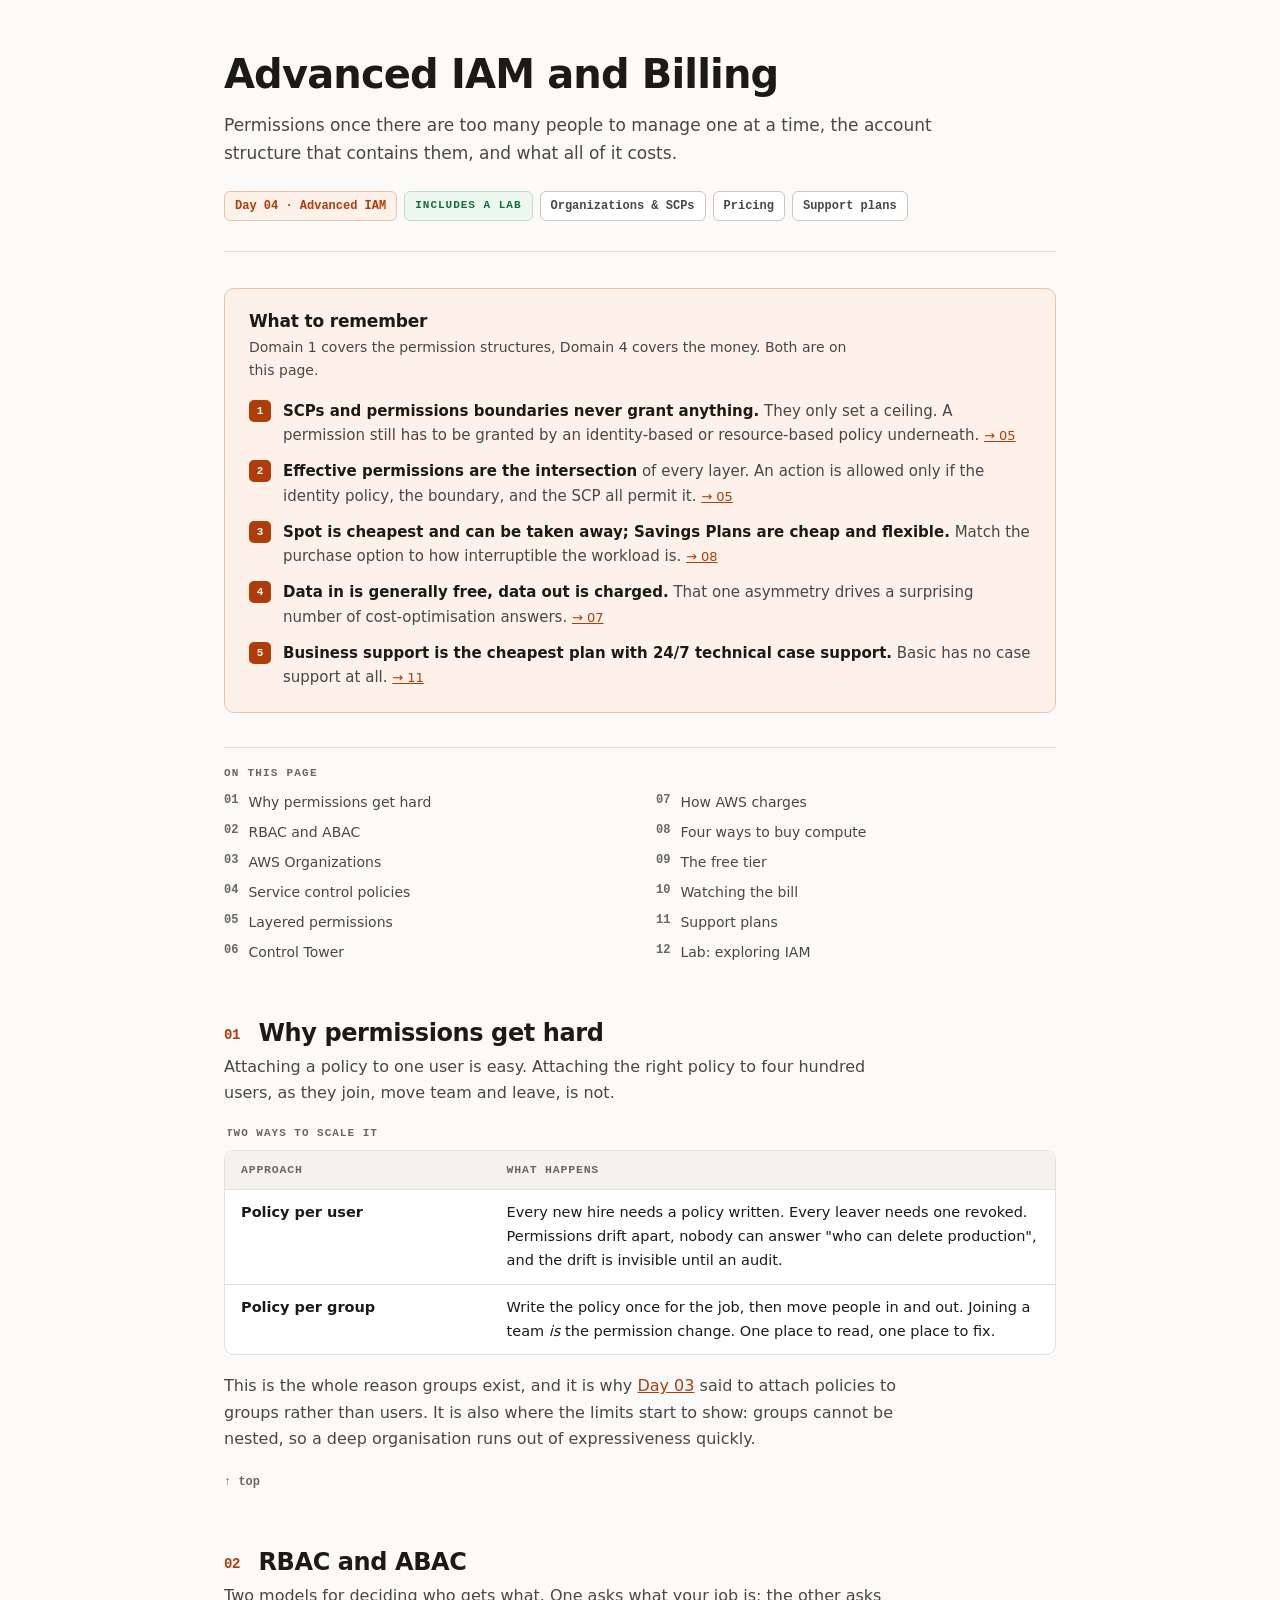
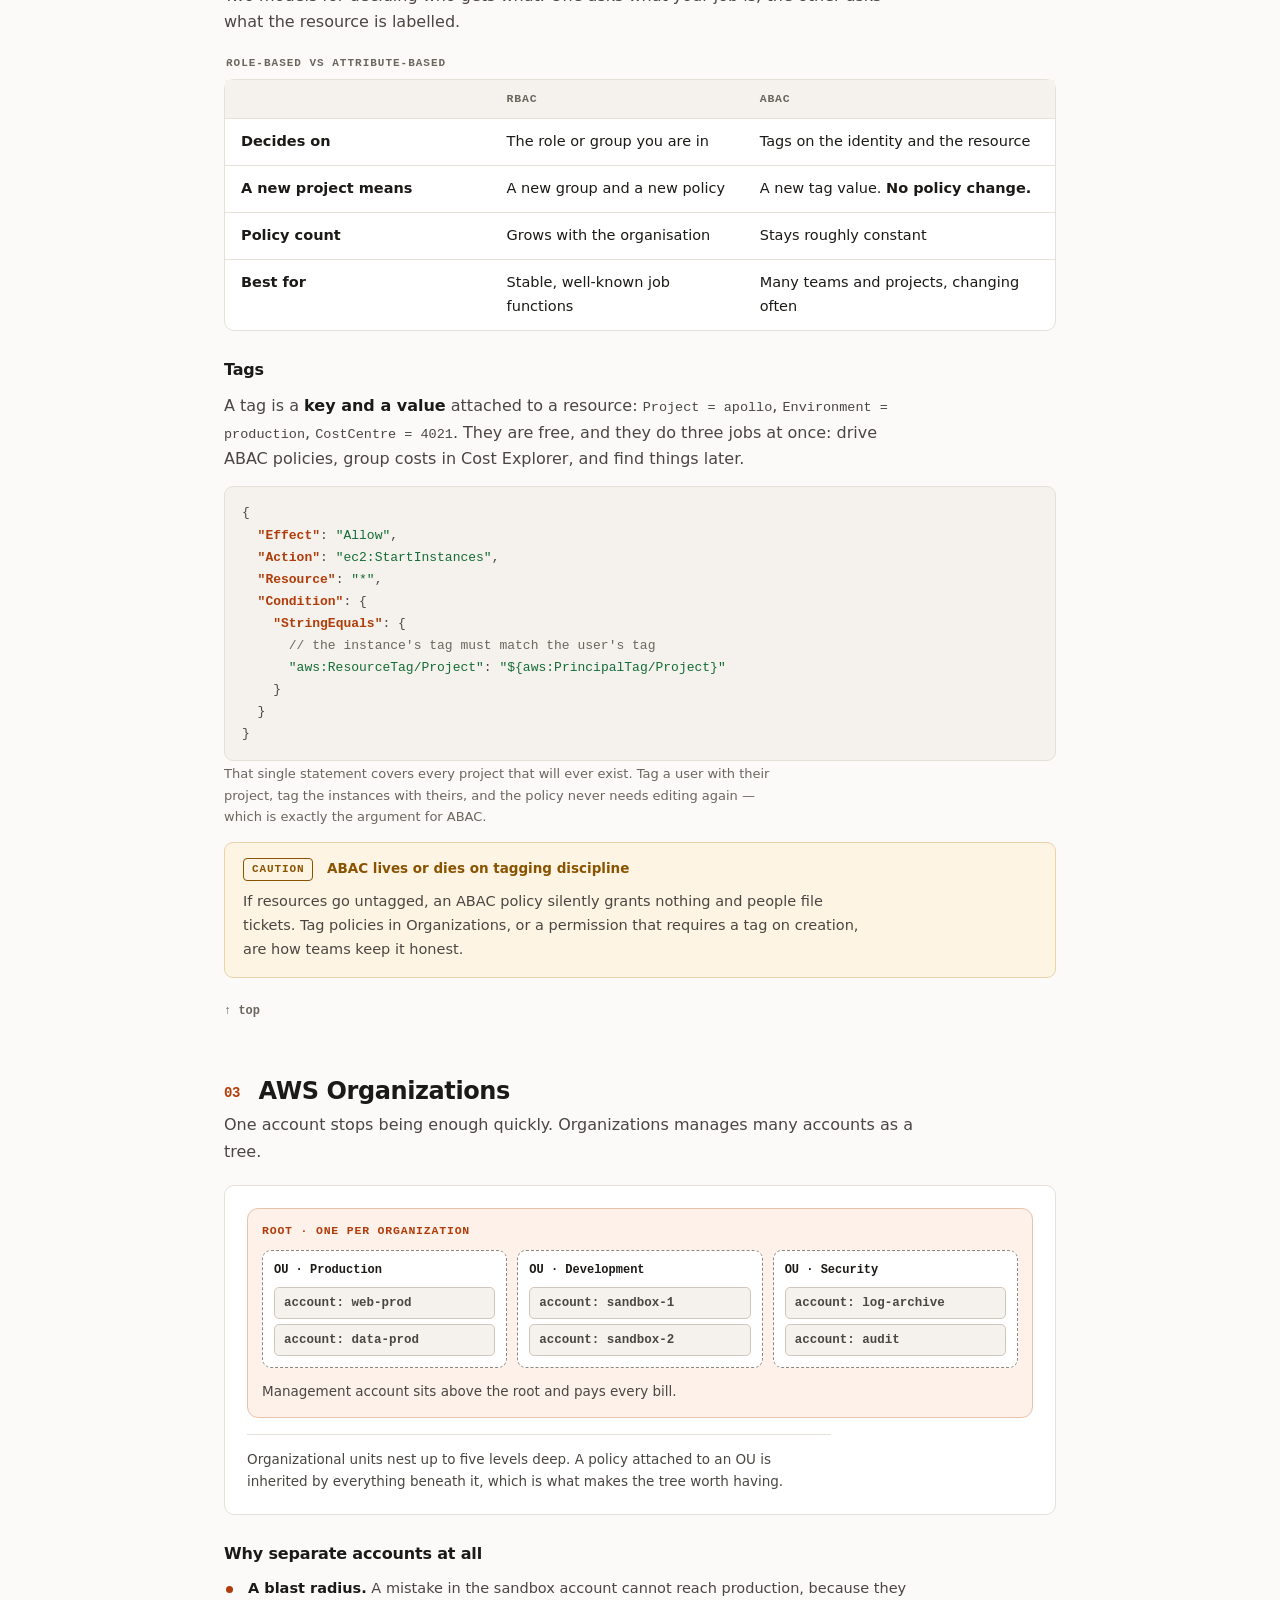
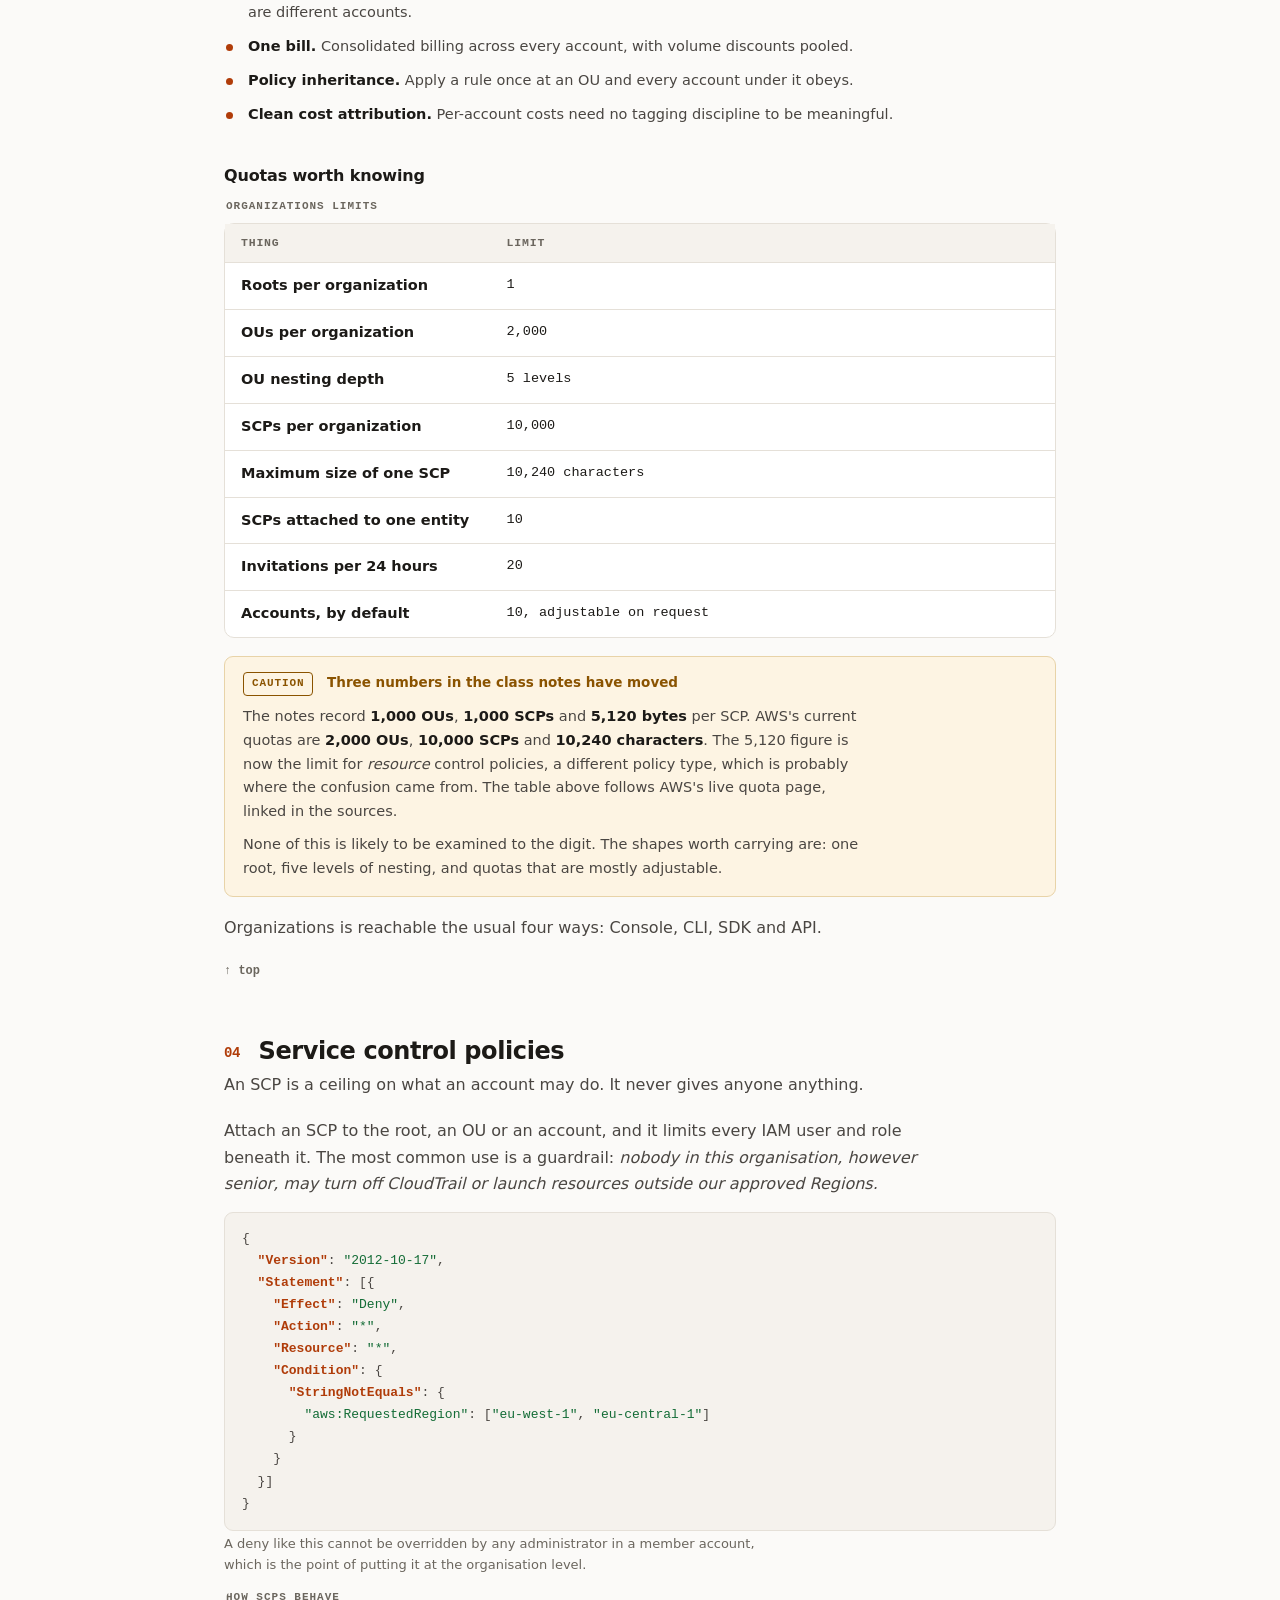
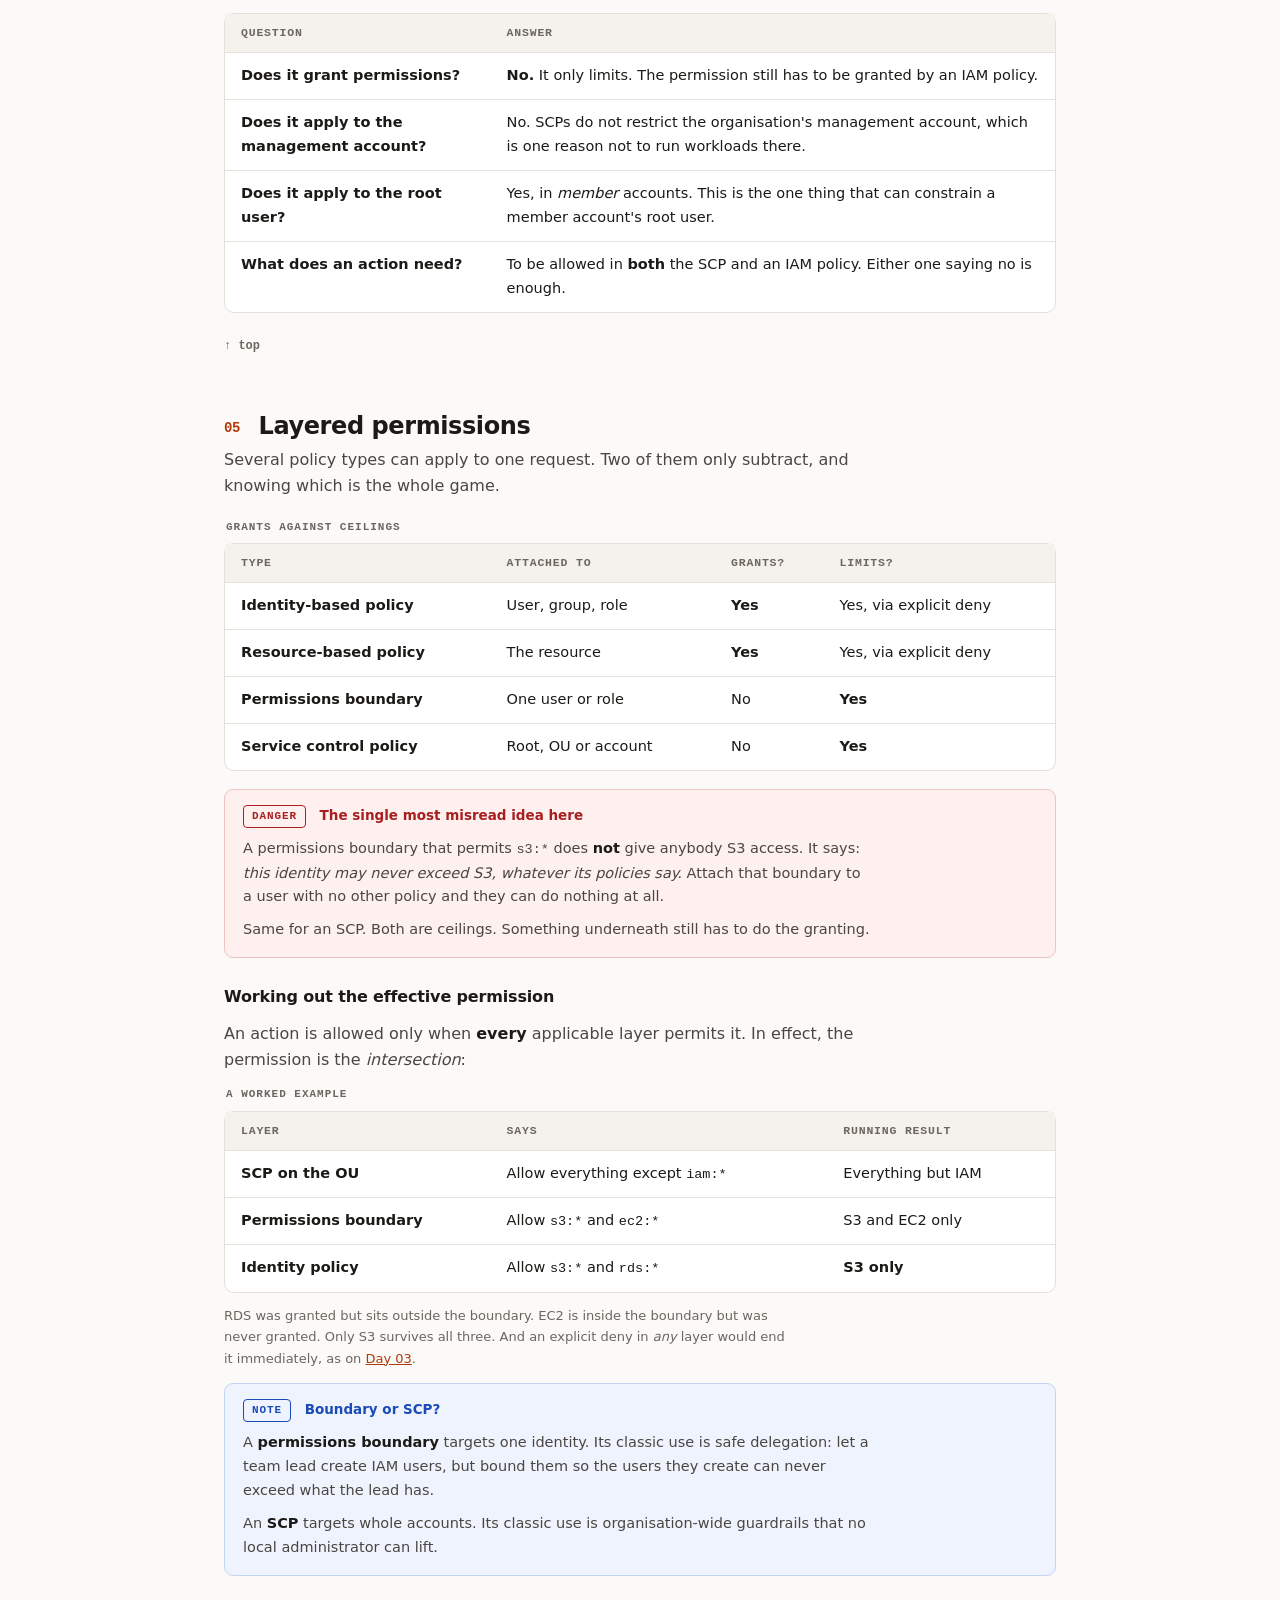
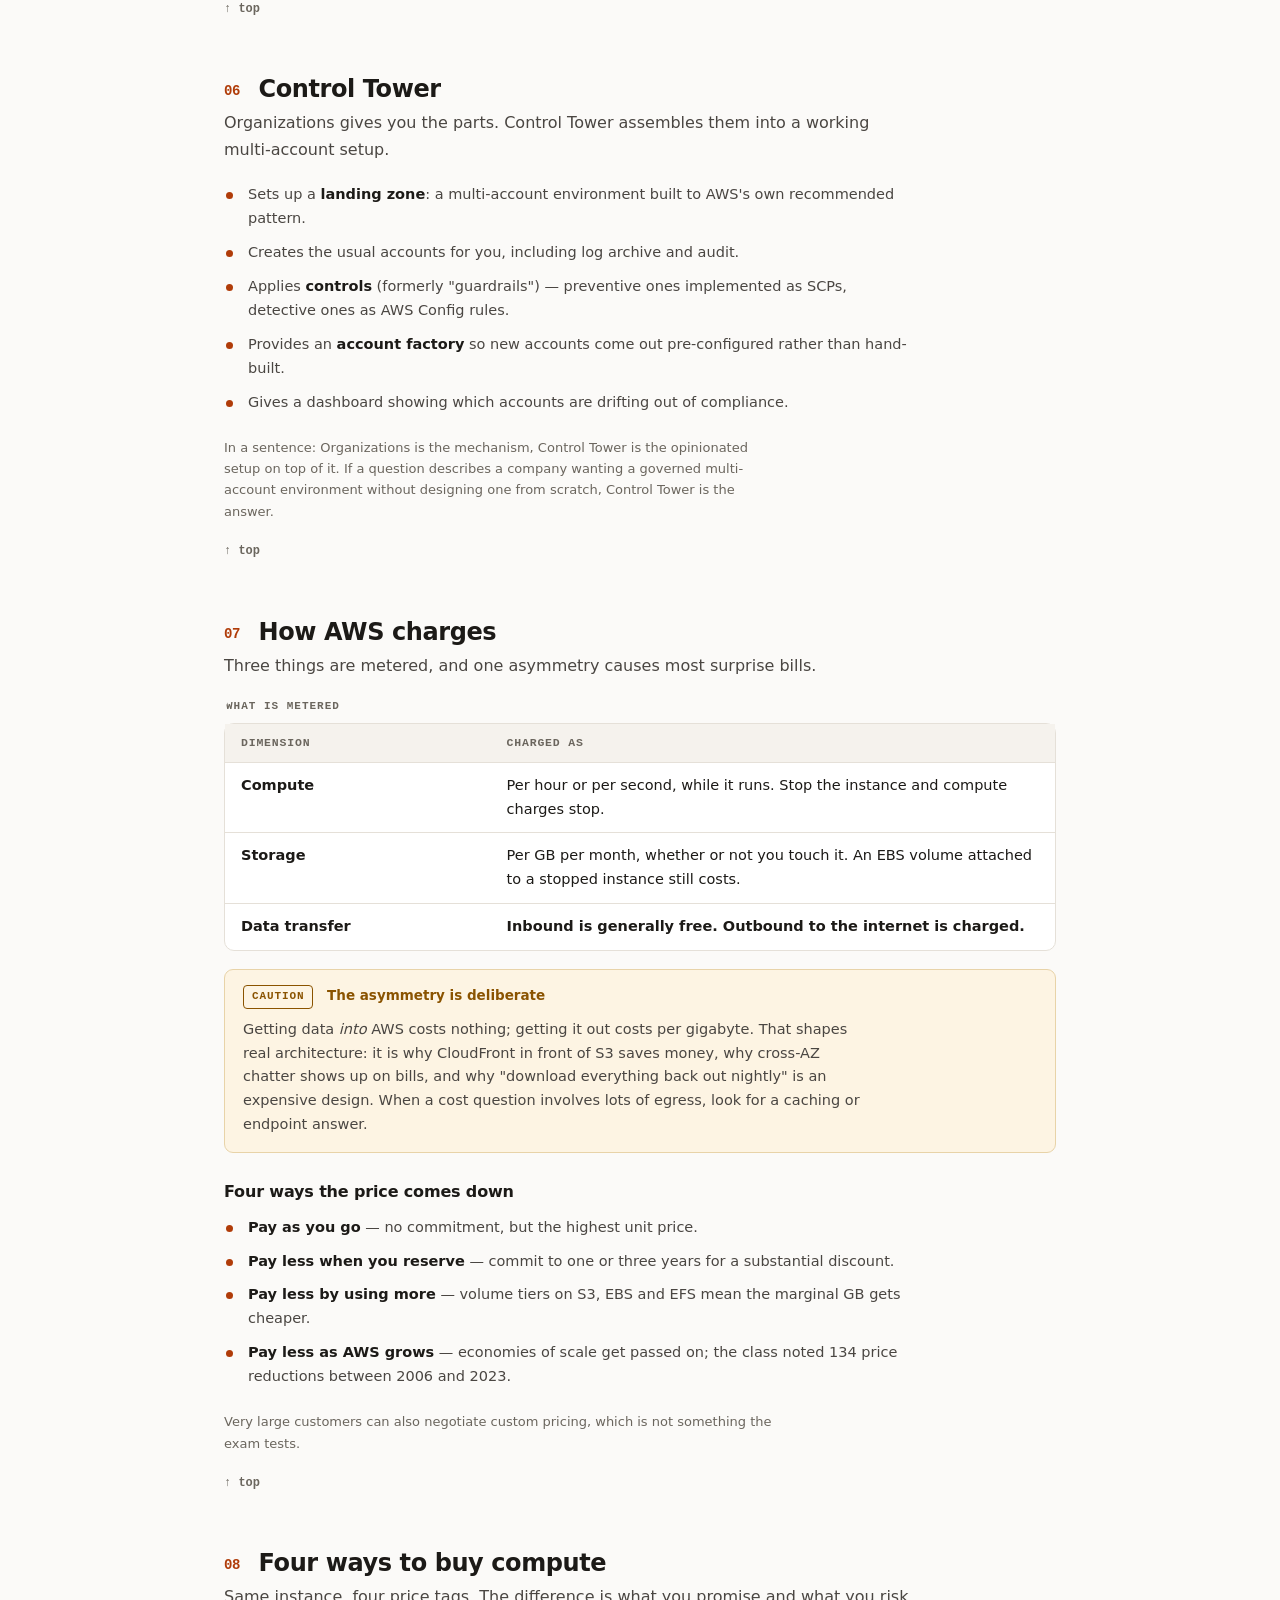
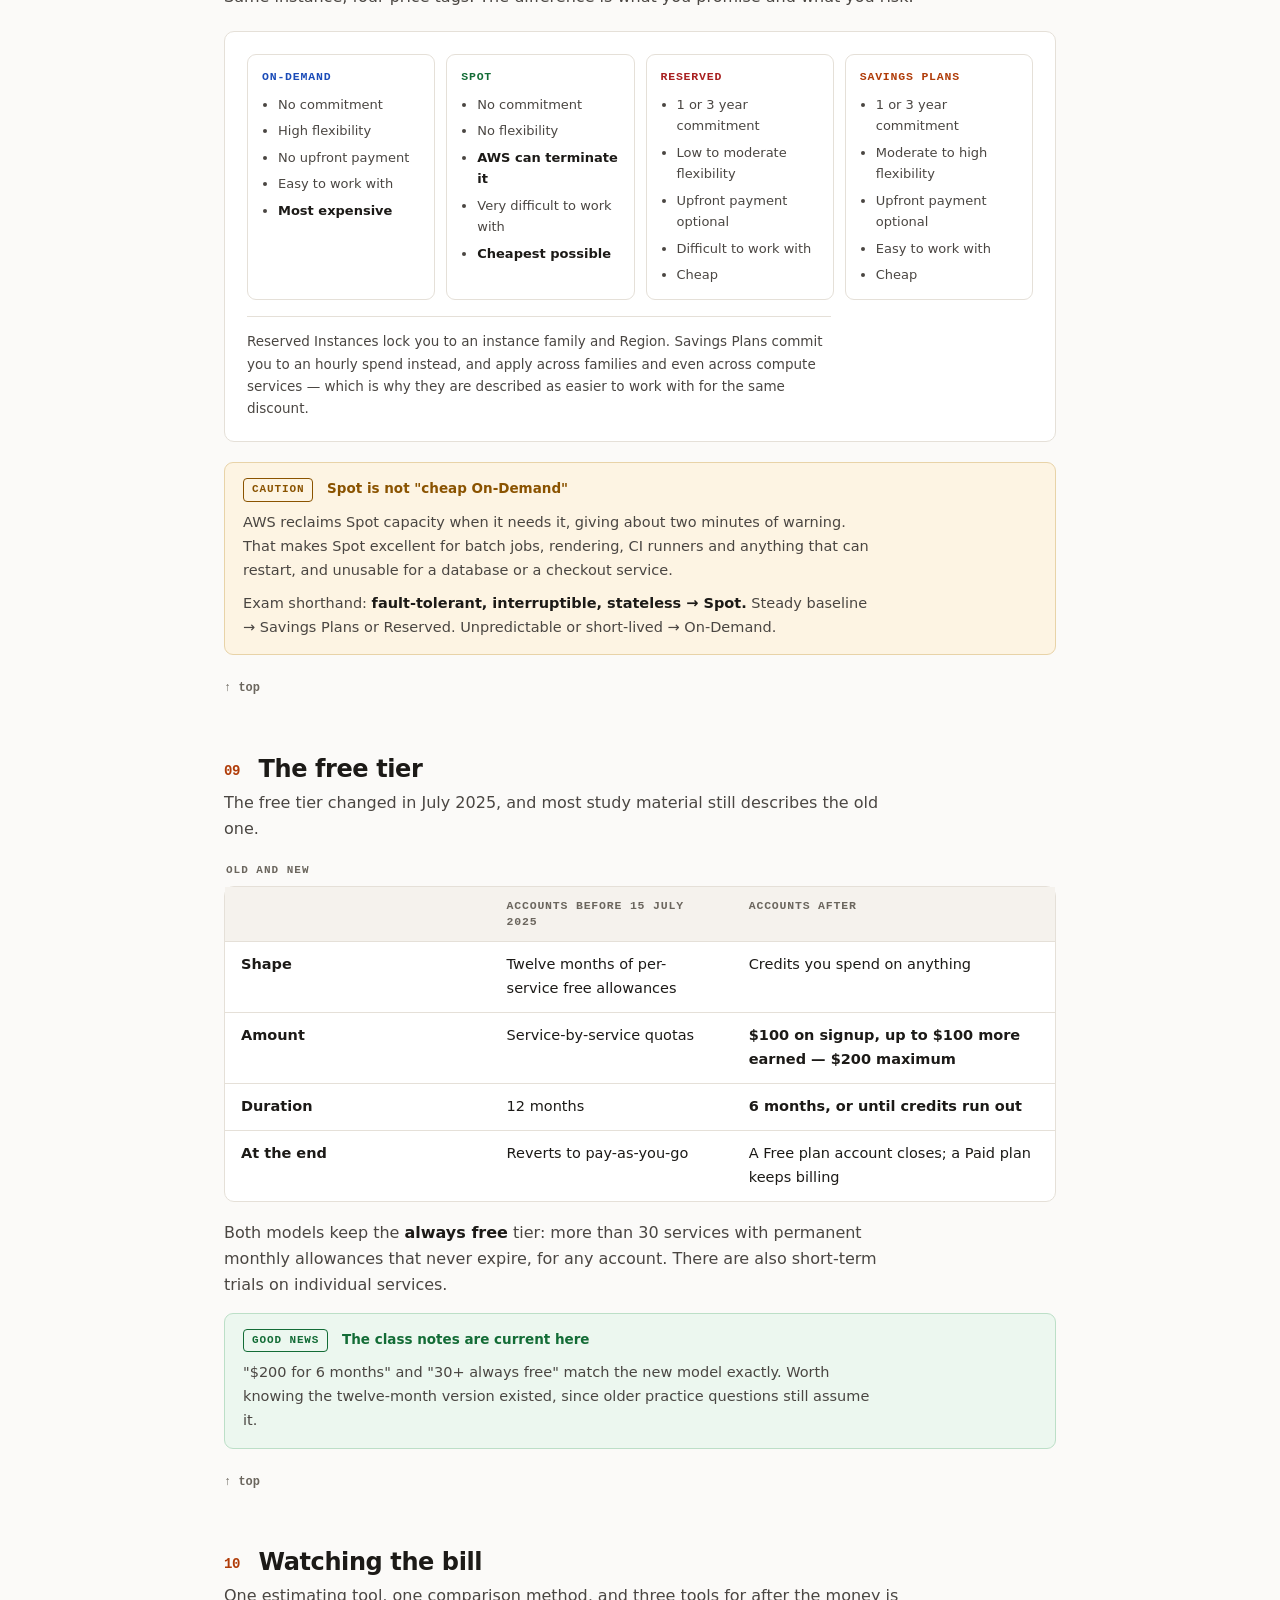
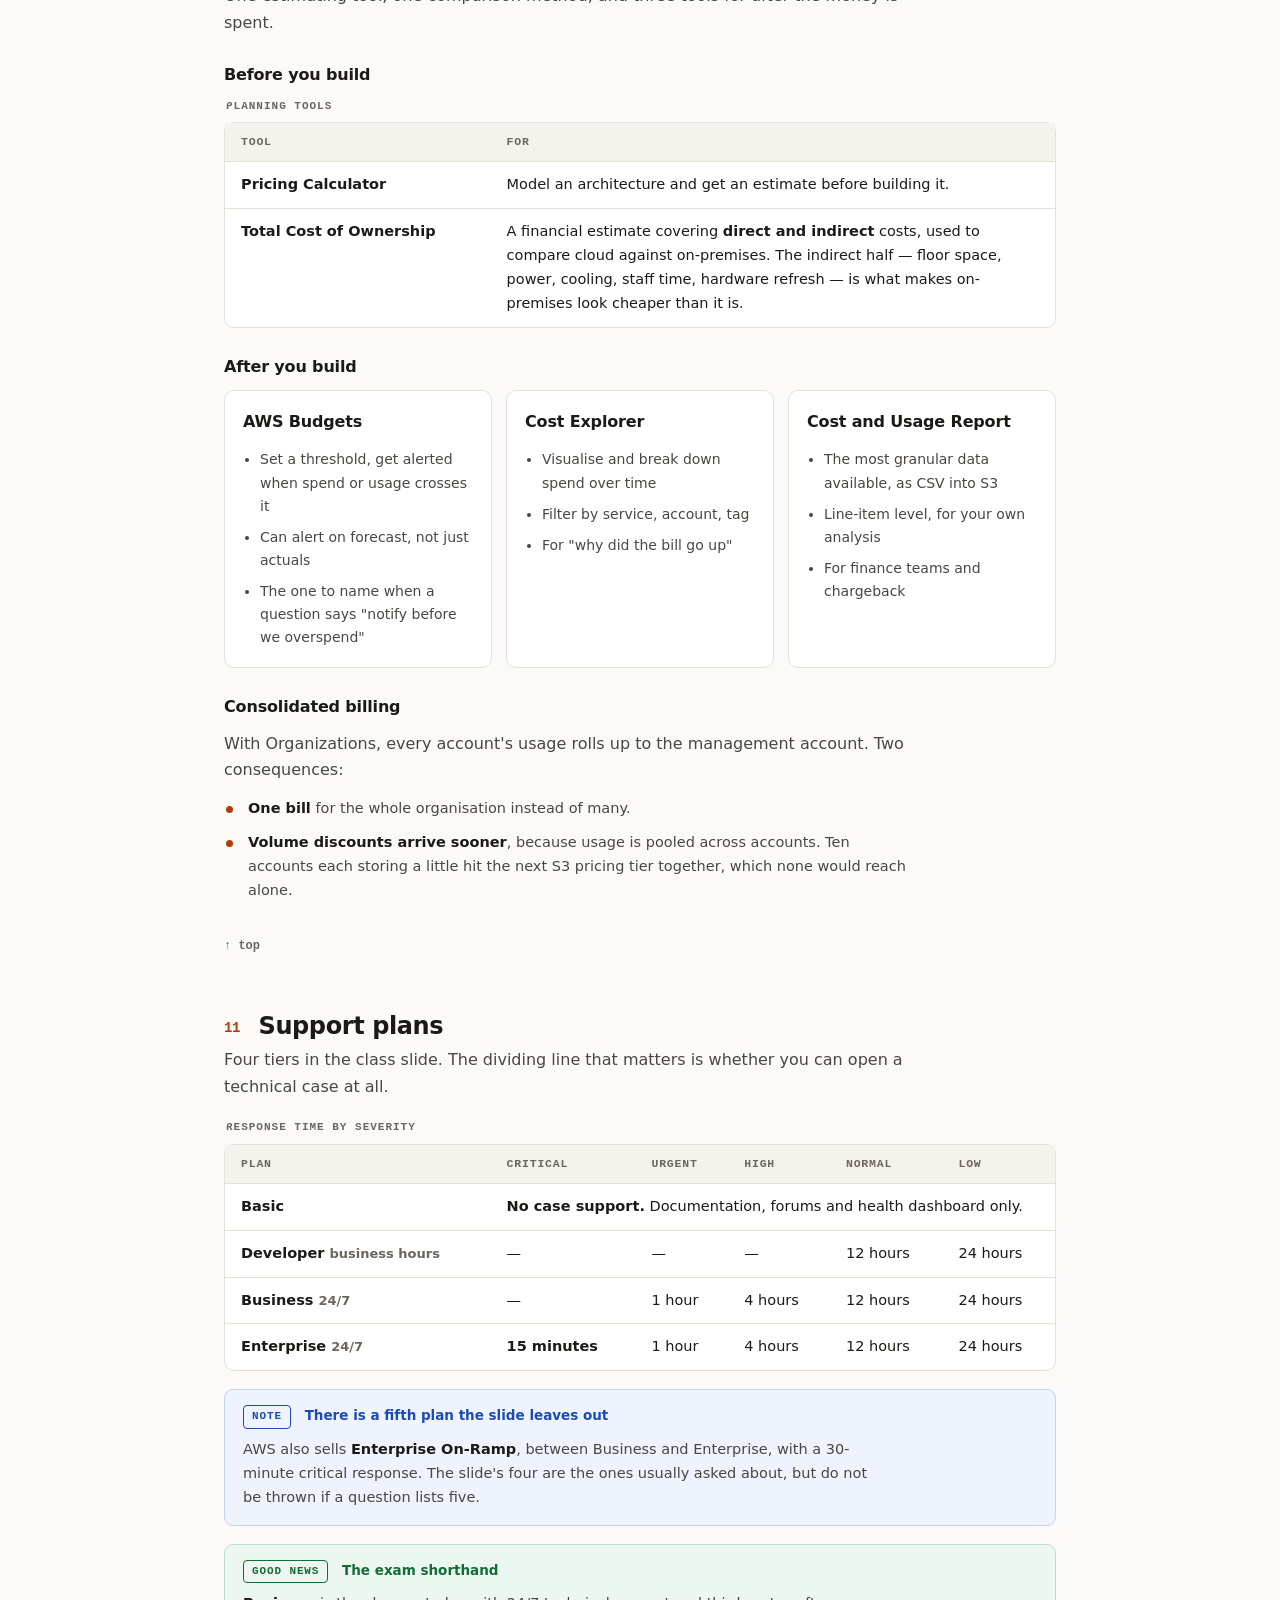
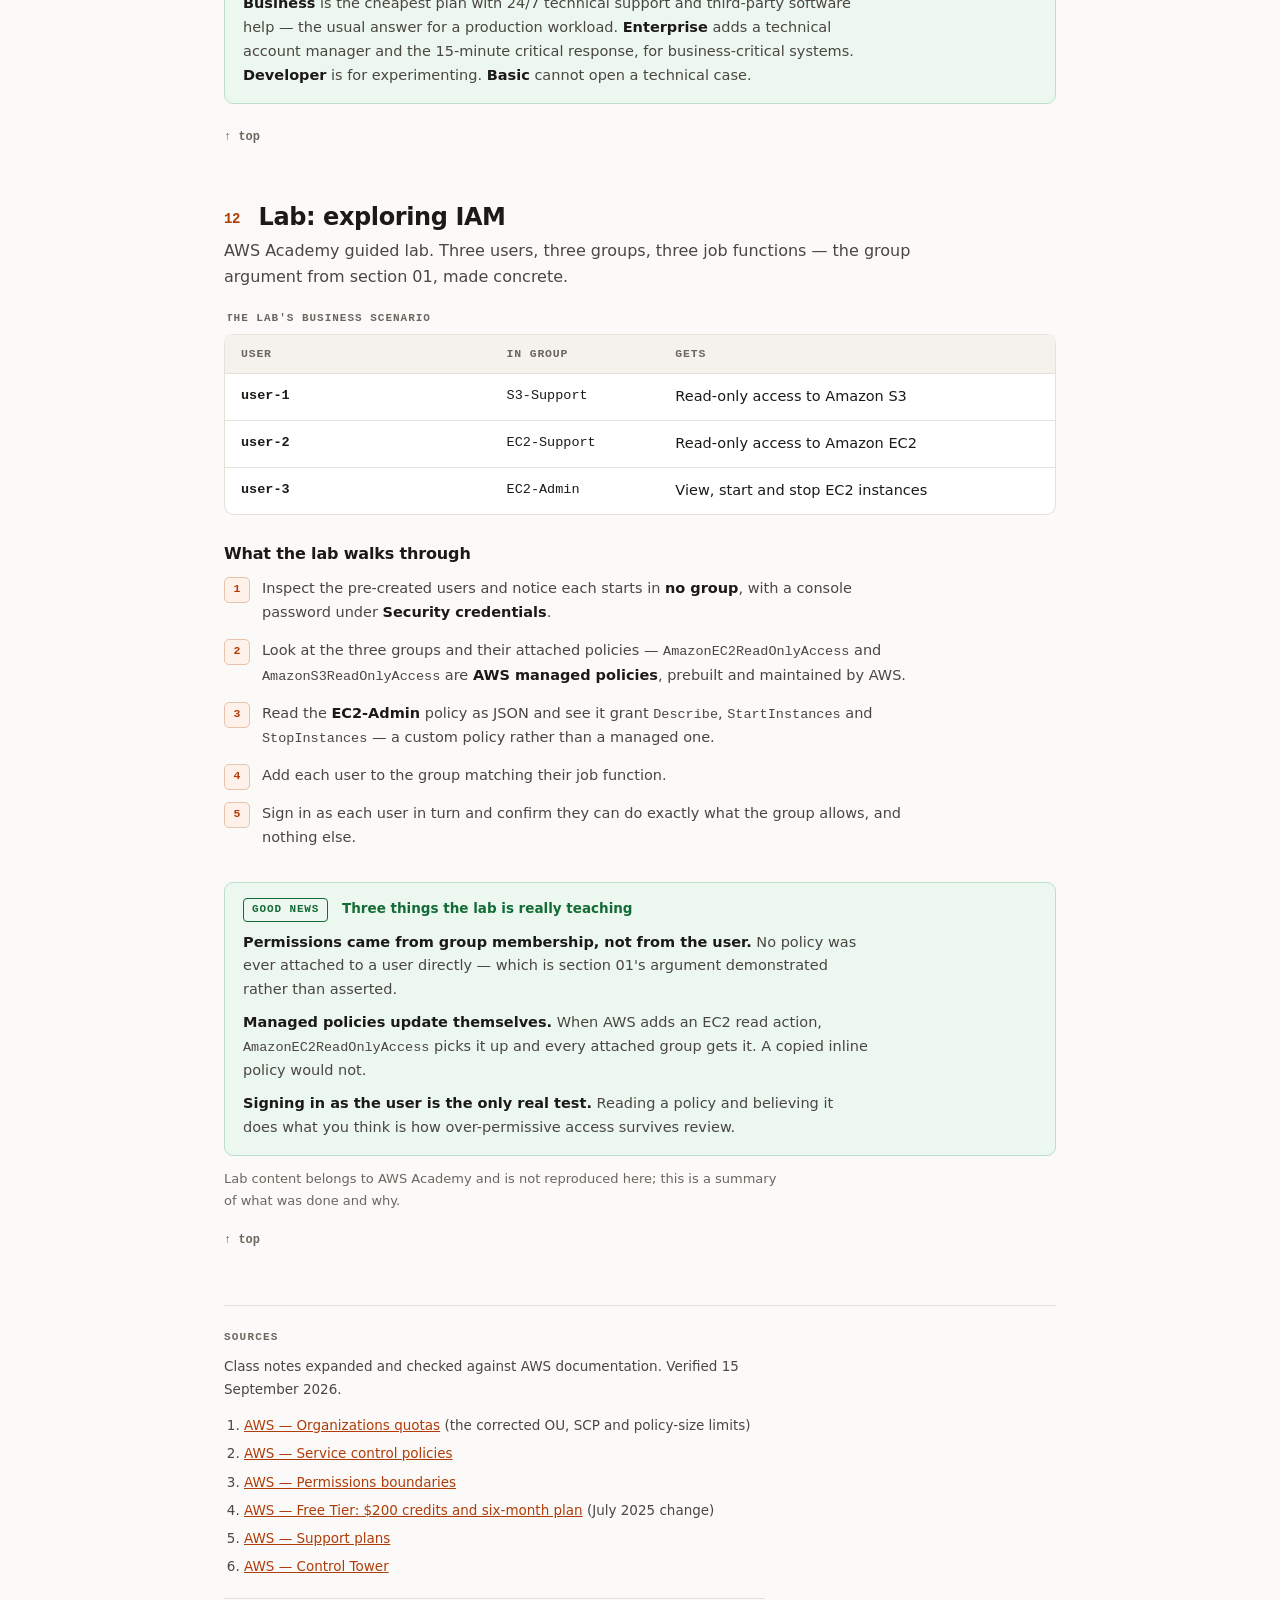
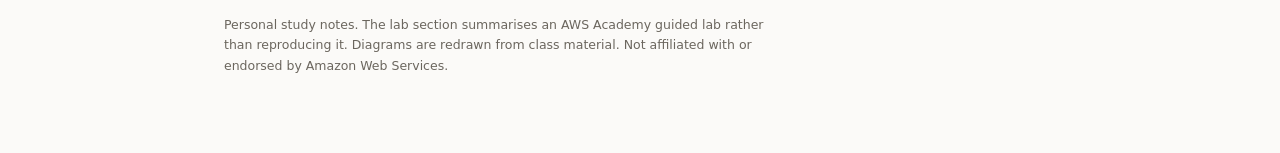
<file: day-04-iam-billing.html>
<!doctype html>
<html lang="en">
<head>
<meta charset="utf-8">
<meta name="viewport" content="width=device-width, initial-scale=1">
<meta name="color-scheme" content="light dark">
<title>Day 04 — Advanced IAM and Billing | AWS SAA-C03</title>
<link rel="stylesheet" href="notes.css">
</head>
<body>
<a class="skip" href="#main">Skip to content</a>
<div class="wrap">

<header class="top" id="top">
  <h1>Advanced IAM and Billing</h1>
  <p class="sub">Permissions once there are too many people to manage one at a time, the account structure that contains them, and what all of it costs.</p>
  <div class="meta">
    <span class="chip on">Day 04 · Advanced IAM</span>
    <span class="chip lab">Includes a lab</span>
    <span class="chip">Organizations &amp; SCPs</span>
    <span class="chip">Pricing</span>
    <span class="chip">Support plans</span>
  </div>
</header>

<main id="main">

<div class="now">
  <h2>What to remember</h2>
  <p class="lede">Domain 1 covers the permission structures, Domain 4 covers the money. Both are on this page.</p>
  <ol>
    <li><b>SCPs and permissions boundaries never grant anything.</b> They only set a ceiling. A permission still has to be granted by an identity-based or resource-based policy underneath. <a href="#s05">→ 05</a></li>
    <li><b>Effective permissions are the intersection</b> of every layer. An action is allowed only if the identity policy, the boundary, and the SCP all permit it. <a href="#s05">→ 05</a></li>
    <li><b>Spot is cheapest and can be taken away; Savings Plans are cheap and flexible.</b> Match the purchase option to how interruptible the workload is. <a href="#s08">→ 08</a></li>
    <li><b>Data in is generally free, data out is charged.</b> That one asymmetry drives a surprising number of cost-optimisation answers. <a href="#s07">→ 07</a></li>
    <li><b>Business support is the cheapest plan with 24/7 technical case support.</b> Basic has no case support at all. <a href="#s11">→ 11</a></li>
  </ol>
</div>

<nav class="toc" aria-labelledby="toc-h">
  <h2 id="toc-h">On this page</h2>
  <ol>
    <li><a href="#s01"><span class="n">01</span> Why permissions get hard</a></li>
    <li><a href="#s02"><span class="n">02</span> RBAC and ABAC</a></li>
    <li><a href="#s03"><span class="n">03</span> AWS Organizations</a></li>
    <li><a href="#s04"><span class="n">04</span> Service control policies</a></li>
    <li><a href="#s05"><span class="n">05</span> Layered permissions</a></li>
    <li><a href="#s06"><span class="n">06</span> Control Tower</a></li>
    <li><a href="#s07"><span class="n">07</span> How AWS charges</a></li>
    <li><a href="#s08"><span class="n">08</span> Four ways to buy compute</a></li>
    <li><a href="#s09"><span class="n">09</span> The free tier</a></li>
    <li><a href="#s10"><span class="n">10</span> Watching the bill</a></li>
    <li><a href="#s11"><span class="n">11</span> Support plans</a></li>
    <li><a href="#s12"><span class="n">12</span> Lab: exploring IAM</a></li>
  </ol>
</nav>

<!-- 01 -->
<section id="s01" aria-labelledby="h01">
  <h2 id="h01"><span class="n">01</span> Why permissions get hard</h2>
  <p class="thesis">Attaching a policy to one user is easy. Attaching the right policy to four hundred users, as they join, move team and leave, is not.</p>
  <div class="tw">
    <table>
      <caption>Two ways to scale it</caption>
      <thead><tr><th scope="col">Approach</th><th scope="col">What happens</th></tr></thead>
      <tbody>
        <tr><th scope="row">Policy per user</th><td data-l="What happens">Every new hire needs a policy written. Every leaver needs one revoked. Permissions drift apart, nobody can answer "who can delete production", and the drift is invisible until an audit.</td></tr>
        <tr><th scope="row">Policy per group</th><td data-l="What happens">Write the policy once for the job, then move people in and out. Joining a team <em>is</em> the permission change. One place to read, one place to fix.</td></tr>
      </tbody>
    </table>
  </div>
  <p>This is the whole reason groups exist, and it is why <a href="day-03-aws-basics-iam.html#s07">Day 03</a> said to attach policies to groups rather than users. It is also where the limits start to show: groups cannot be nested, so a deep organisation runs out of expressiveness quickly.</p>
  <a class="top-link" href="#top">↑ top</a>
</section>

<!-- 02 -->
<section id="s02" aria-labelledby="h02">
  <h2 id="h02"><span class="n">02</span> RBAC and ABAC</h2>
  <p class="thesis">Two models for deciding who gets what. One asks what your job is; the other asks what the resource is labelled.</p>
  <div class="tw">
    <table>
      <caption>Role-based vs attribute-based</caption>
      <thead><tr><th scope="col">&nbsp;</th><th scope="col">RBAC</th><th scope="col">ABAC</th></tr></thead>
      <tbody>
        <tr><th scope="row">Decides on</th><td data-l="RBAC">The role or group you are in</td><td data-l="ABAC">Tags on the identity and the resource</td></tr>
        <tr><th scope="row">A new project means</th><td data-l="RBAC">A new group and a new policy</td><td data-l="ABAC">A new tag value. <strong>No policy change.</strong></td></tr>
        <tr><th scope="row">Policy count</th><td data-l="RBAC">Grows with the organisation</td><td data-l="ABAC">Stays roughly constant</td></tr>
        <tr><th scope="row">Best for</th><td data-l="RBAC">Stable, well-known job functions</td><td data-l="ABAC">Many teams and projects, changing often</td></tr>
      </tbody>
    </table>
  </div>

  <h3>Tags</h3>
  <p>A tag is a <strong>key and a value</strong> attached to a resource: <span class="mono">Project = apollo</span>, <span class="mono">Environment = production</span>, <span class="mono">CostCentre = 4021</span>. They are free, and they do three jobs at once: drive ABAC policies, group costs in Cost Explorer, and find things later.</p>
  <pre class="code" tabindex="0" role="region" aria-label="An ABAC policy example in JSON">{
  <b>"Effect"</b>: <i>"Allow"</i>,
  <b>"Action"</b>: <i>"ec2:StartInstances"</i>,
  <b>"Resource"</b>: <i>"*"</i>,
  <b>"Condition"</b>: {
    <b>"StringEquals"</b>: {
      <u>// the instance's tag must match the user's tag</u>
      <i>"aws:ResourceTag/Project"</i>: <i>"${aws:PrincipalTag/Project}"</i>
    }
  }
}</pre>
  <p class="fine">That single statement covers every project that will ever exist. Tag a user with their project, tag the instances with theirs, and the policy never needs editing again — which is exactly the argument for ABAC.</p>
  <div class="call caution">
    <span class="lbl"><span class="tag">Caution</span> ABAC lives or dies on tagging discipline</span>
    <p>If resources go untagged, an ABAC policy silently grants nothing and people file tickets. Tag policies in Organizations, or a permission that requires a tag on creation, are how teams keep it honest.</p>
  </div>
  <a class="top-link" href="#top">↑ top</a>
</section>

<!-- 03 -->
<section id="s03" aria-labelledby="h03">
  <h2 id="h03"><span class="n">03</span> AWS Organizations</h2>
  <p class="thesis">One account stops being enough quickly. Organizations manages many accounts as a tree.</p>

  <figure>
    <div class="region">
      <span class="rlabel">Root · one per organization</span>
      <div class="azs">
        <div class="az"><span class="azn">OU · Production</span>
          <div class="dc">account: web-prod</div><div class="dc">account: data-prod</div></div>
        <div class="az"><span class="azn">OU · Development</span>
          <div class="dc">account: sandbox-1</div><div class="dc">account: sandbox-2</div></div>
        <div class="az"><span class="azn">OU · Security</span>
          <div class="dc">account: log-archive</div><div class="dc">account: audit</div></div>
      </div>
      <p style="margin:12px 0 0;font-size:13.5px;color:var(--ink-2)">Management account sits above the root and pays every bill.</p>
    </div>
    <figcaption>Organizational units nest up to five levels deep. A policy attached to an OU is inherited by everything beneath it, which is what makes the tree worth having.</figcaption>
  </figure>

  <h3>Why separate accounts at all</h3>
  <ul class="tick">
    <li><strong>A blast radius.</strong> A mistake in the sandbox account cannot reach production, because they are different accounts.</li>
    <li><strong>One bill.</strong> Consolidated billing across every account, with volume discounts pooled.</li>
    <li><strong>Policy inheritance.</strong> Apply a rule once at an OU and every account under it obeys.</li>
    <li><strong>Clean cost attribution.</strong> Per-account costs need no tagging discipline to be meaningful.</li>
  </ul>

  <h3>Quotas worth knowing</h3>
  <div class="tw">
    <table>
      <caption>Organizations limits</caption>
      <thead><tr><th scope="col">Thing</th><th scope="col">Limit</th></tr></thead>
      <tbody>
        <tr><th scope="row">Roots per organization</th><td data-l="Limit" class="mono">1</td></tr>
        <tr><th scope="row">OUs per organization</th><td data-l="Limit" class="mono">2,000</td></tr>
        <tr><th scope="row">OU nesting depth</th><td data-l="Limit" class="mono">5 levels</td></tr>
        <tr><th scope="row">SCPs per organization</th><td data-l="Limit" class="mono">10,000</td></tr>
        <tr><th scope="row">Maximum size of one SCP</th><td data-l="Limit" class="mono">10,240 characters</td></tr>
        <tr><th scope="row">SCPs attached to one entity</th><td data-l="Limit" class="mono">10</td></tr>
        <tr><th scope="row">Invitations per 24 hours</th><td data-l="Limit" class="mono">20</td></tr>
        <tr><th scope="row">Accounts, by default</th><td data-l="Limit" class="mono">10, adjustable on request</td></tr>
      </tbody>
    </table>
  </div>
  <div class="call caution">
    <span class="lbl"><span class="tag">Caution</span> Three numbers in the class notes have moved</span>
    <p>The notes record <strong>1,000 OUs</strong>, <strong>1,000 SCPs</strong> and <strong>5,120 bytes</strong> per SCP. AWS's current quotas are <strong>2,000 OUs</strong>, <strong>10,000 SCPs</strong> and <strong>10,240 characters</strong>. The 5,120 figure is now the limit for <em>resource</em> control policies, a different policy type, which is probably where the confusion came from. The table above follows AWS's live quota page, linked in the sources.</p>
    <p>None of this is likely to be examined to the digit. The shapes worth carrying are: one root, five levels of nesting, and quotas that are mostly adjustable.</p>
  </div>
  <p>Organizations is reachable the usual four ways: Console, CLI, SDK and API.</p>
  <a class="top-link" href="#top">↑ top</a>
</section>

<!-- 04 -->
<section id="s04" aria-labelledby="h04">
  <h2 id="h04"><span class="n">04</span> Service control policies</h2>
  <p class="thesis">An SCP is a ceiling on what an account may do. It never gives anyone anything.</p>

  <p>Attach an SCP to the root, an OU or an account, and it limits every IAM user and role beneath it. The most common use is a guardrail: <em>nobody in this organisation, however senior, may turn off CloudTrail or launch resources outside our approved Regions.</em></p>

  <pre class="code" tabindex="0" role="region" aria-label="A service control policy denying use of Regions outside Europe">{
  <b>"Version"</b>: <i>"2012-10-17"</i>,
  <b>"Statement"</b>: [{
    <b>"Effect"</b>: <i>"Deny"</i>,
    <b>"Action"</b>: <i>"*"</i>,
    <b>"Resource"</b>: <i>"*"</i>,
    <b>"Condition"</b>: {
      <b>"StringNotEquals"</b>: {
        <i>"aws:RequestedRegion"</i>: [<i>"eu-west-1"</i>, <i>"eu-central-1"</i>]
      }
    }
  }]
}</pre>
  <p class="fine">A deny like this cannot be overridden by any administrator in a member account, which is the point of putting it at the organisation level.</p>

  <div class="tw">
    <table>
      <caption>How SCPs behave</caption>
      <thead><tr><th scope="col">Question</th><th scope="col">Answer</th></tr></thead>
      <tbody>
        <tr><th scope="row">Does it grant permissions?</th><td data-l="Answer"><strong>No.</strong> It only limits. The permission still has to be granted by an IAM policy.</td></tr>
        <tr><th scope="row">Does it apply to the management account?</th><td data-l="Answer">No. SCPs do not restrict the organisation's management account, which is one reason not to run workloads there.</td></tr>
        <tr><th scope="row">Does it apply to the root user?</th><td data-l="Answer">Yes, in <em>member</em> accounts. This is the one thing that can constrain a member account's root user.</td></tr>
        <tr><th scope="row">What does an action need?</th><td data-l="Answer">To be allowed in <strong>both</strong> the SCP and an IAM policy. Either one saying no is enough.</td></tr>
      </tbody>
    </table>
  </div>
  <a class="top-link" href="#top">↑ top</a>
</section>

<!-- 05 -->
<section id="s05" aria-labelledby="h05">
  <h2 id="h05"><span class="n">05</span> Layered permissions</h2>
  <p class="thesis">Several policy types can apply to one request. Two of them only subtract, and knowing which is the whole game.</p>

  <div class="tw">
    <table>
      <caption>Grants against ceilings</caption>
      <thead><tr><th scope="col">Type</th><th scope="col">Attached to</th><th scope="col">Grants?</th><th scope="col">Limits?</th></tr></thead>
      <tbody>
        <tr><th scope="row">Identity-based policy</th><td data-l="Attached to">User, group, role</td><td data-l="Grants?"><strong>Yes</strong></td><td data-l="Limits?">Yes, via explicit deny</td></tr>
        <tr><th scope="row">Resource-based policy</th><td data-l="Attached to">The resource</td><td data-l="Grants?"><strong>Yes</strong></td><td data-l="Limits?">Yes, via explicit deny</td></tr>
        <tr><th scope="row">Permissions boundary</th><td data-l="Attached to">One user or role</td><td data-l="Grants?">No</td><td data-l="Limits?"><strong>Yes</strong></td></tr>
        <tr><th scope="row">Service control policy</th><td data-l="Attached to">Root, OU or account</td><td data-l="Grants?">No</td><td data-l="Limits?"><strong>Yes</strong></td></tr>
      </tbody>
    </table>
  </div>

  <div class="call danger">
    <span class="lbl"><span class="tag">Danger</span> The single most misread idea here</span>
    <p>A permissions boundary that permits <span class="mono">s3:*</span> does <strong>not</strong> give anybody S3 access. It says: <em>this identity may never exceed S3, whatever its policies say.</em> Attach that boundary to a user with no other policy and they can do nothing at all.</p>
    <p>Same for an SCP. Both are ceilings. Something underneath still has to do the granting.</p>
  </div>

  <h3>Working out the effective permission</h3>
  <p>An action is allowed only when <strong>every</strong> applicable layer permits it. In effect, the permission is the <em>intersection</em>:</p>
  <div class="tw">
    <table>
      <caption>A worked example</caption>
      <thead><tr><th scope="col">Layer</th><th scope="col">Says</th><th scope="col">Running result</th></tr></thead>
      <tbody>
        <tr><th scope="row">SCP on the OU</th><td data-l="Says">Allow everything except <span class="mono">iam:*</span></td><td data-l="Running result">Everything but IAM</td></tr>
        <tr><th scope="row">Permissions boundary</th><td data-l="Says">Allow <span class="mono">s3:*</span> and <span class="mono">ec2:*</span></td><td data-l="Running result">S3 and EC2 only</td></tr>
        <tr><th scope="row">Identity policy</th><td data-l="Says">Allow <span class="mono">s3:*</span> and <span class="mono">rds:*</span></td><td data-l="Running result"><strong>S3 only</strong></td></tr>
      </tbody>
    </table>
  </div>
  <p class="fine">RDS was granted but sits outside the boundary. EC2 is inside the boundary but was never granted. Only S3 survives all three. And an explicit deny in <em>any</em> layer would end it immediately, as on <a href="day-03-aws-basics-iam.html#s09">Day 03</a>.</p>

  <div class="call note">
    <span class="lbl"><span class="tag">Note</span> Boundary or SCP?</span>
    <p>A <strong>permissions boundary</strong> targets one identity. Its classic use is safe delegation: let a team lead create IAM users, but bound them so the users they create can never exceed what the lead has.</p>
    <p>An <strong>SCP</strong> targets whole accounts. Its classic use is organisation-wide guardrails that no local administrator can lift.</p>
  </div>
  <a class="top-link" href="#top">↑ top</a>
</section>

<!-- 06 -->
<section id="s06" aria-labelledby="h06">
  <h2 id="h06"><span class="n">06</span> Control Tower</h2>
  <p class="thesis">Organizations gives you the parts. Control Tower assembles them into a working multi-account setup.</p>
  <ul class="tick">
    <li>Sets up a <strong>landing zone</strong>: a multi-account environment built to AWS's own recommended pattern.</li>
    <li>Creates the usual accounts for you, including log archive and audit.</li>
    <li>Applies <strong>controls</strong> (formerly "guardrails") — preventive ones implemented as SCPs, detective ones as AWS Config rules.</li>
    <li>Provides an <strong>account factory</strong> so new accounts come out pre-configured rather than hand-built.</li>
    <li>Gives a dashboard showing which accounts are drifting out of compliance.</li>
  </ul>
  <p class="fine">In a sentence: Organizations is the mechanism, Control Tower is the opinionated setup on top of it. If a question describes a company wanting a governed multi-account environment without designing one from scratch, Control Tower is the answer.</p>
  <a class="top-link" href="#top">↑ top</a>
</section>

<!-- 07 -->
<section id="s07" aria-labelledby="h07">
  <h2 id="h07"><span class="n">07</span> How AWS charges</h2>
  <p class="thesis">Three things are metered, and one asymmetry causes most surprise bills.</p>
  <div class="tw">
    <table>
      <caption>What is metered</caption>
      <thead><tr><th scope="col">Dimension</th><th scope="col">Charged as</th></tr></thead>
      <tbody>
        <tr><th scope="row">Compute</th><td data-l="Charged as">Per hour or per second, while it runs. Stop the instance and compute charges stop.</td></tr>
        <tr><th scope="row">Storage</th><td data-l="Charged as">Per GB per month, whether or not you touch it. An EBS volume attached to a stopped instance still costs.</td></tr>
        <tr><th scope="row">Data transfer</th><td data-l="Charged as"><strong>Inbound is generally free. Outbound to the internet is charged.</strong></td></tr>
      </tbody>
    </table>
  </div>
  <div class="call caution">
    <span class="lbl"><span class="tag">Caution</span> The asymmetry is deliberate</span>
    <p>Getting data <em>into</em> AWS costs nothing; getting it out costs per gigabyte. That shapes real architecture: it is why CloudFront in front of S3 saves money, why cross-AZ chatter shows up on bills, and why "download everything back out nightly" is an expensive design. When a cost question involves lots of egress, look for a caching or endpoint answer.</p>
  </div>

  <h3>Four ways the price comes down</h3>
  <ul class="tick">
    <li><strong>Pay as you go</strong> — no commitment, but the highest unit price.</li>
    <li><strong>Pay less when you reserve</strong> — commit to one or three years for a substantial discount.</li>
    <li><strong>Pay less by using more</strong> — volume tiers on S3, EBS and EFS mean the marginal GB gets cheaper.</li>
    <li><strong>Pay less as AWS grows</strong> — economies of scale get passed on; the class noted 134 price reductions between 2006 and 2023.</li>
  </ul>
  <p class="fine">Very large customers can also negotiate custom pricing, which is not something the exam tests.</p>
  <a class="top-link" href="#top">↑ top</a>
</section>

<!-- 08 -->
<section id="s08" aria-labelledby="h08">
  <h2 id="h08"><span class="n">08</span> Four ways to buy compute</h2>
  <p class="thesis">Same instance, four price tags. The difference is what you promise and what you risk.</p>

  <figure>
    <div class="buy">
      <div class="b1">
        <span class="bn">On-Demand</span>
        <ul><li>No commitment</li><li>High flexibility</li><li>No upfront payment</li><li>Easy to work with</li><li><strong>Most expensive</strong></li></ul>
      </div>
      <div class="b2">
        <span class="bn">Spot</span>
        <ul><li>No commitment</li><li>No flexibility</li><li><strong>AWS can terminate it</strong></li><li>Very difficult to work with</li><li><strong>Cheapest possible</strong></li></ul>
      </div>
      <div class="b3">
        <span class="bn">Reserved</span>
        <ul><li>1 or 3 year commitment</li><li>Low to moderate flexibility</li><li>Upfront payment optional</li><li>Difficult to work with</li><li>Cheap</li></ul>
      </div>
      <div class="b4">
        <span class="bn">Savings Plans</span>
        <ul><li>1 or 3 year commitment</li><li>Moderate to high flexibility</li><li>Upfront payment optional</li><li>Easy to work with</li><li>Cheap</li></ul>
      </div>
    </div>
    <figcaption>Reserved Instances lock you to an instance family and Region. Savings Plans commit you to an hourly spend instead, and apply across families and even across compute services — which is why they are described as easier to work with for the same discount.</figcaption>
  </figure>

  <div class="call caution">
    <span class="lbl"><span class="tag">Caution</span> Spot is not "cheap On-Demand"</span>
    <p>AWS reclaims Spot capacity when it needs it, giving about two minutes of warning. That makes Spot excellent for batch jobs, rendering, CI runners and anything that can restart, and unusable for a database or a checkout service.</p>
    <p>Exam shorthand: <strong>fault-tolerant, interruptible, stateless → Spot.</strong> Steady baseline → Savings Plans or Reserved. Unpredictable or short-lived → On-Demand.</p>
  </div>
  <a class="top-link" href="#top">↑ top</a>
</section>

<!-- 09 -->
<section id="s09" aria-labelledby="h09">
  <h2 id="h09"><span class="n">09</span> The free tier</h2>
  <p class="thesis">The free tier changed in July 2025, and most study material still describes the old one.</p>
  <div class="tw">
    <table>
      <caption>Old and new</caption>
      <thead><tr><th scope="col">&nbsp;</th><th scope="col">Accounts before 15 July 2025</th><th scope="col">Accounts after</th></tr></thead>
      <tbody>
        <tr><th scope="row">Shape</th><td data-l="Before">Twelve months of per-service free allowances</td><td data-l="After">Credits you spend on anything</td></tr>
        <tr><th scope="row">Amount</th><td data-l="Before">Service-by-service quotas</td><td data-l="After"><strong>$100 on signup, up to $100 more earned — $200 maximum</strong></td></tr>
        <tr><th scope="row">Duration</th><td data-l="Before">12 months</td><td data-l="After"><strong>6 months, or until credits run out</strong></td></tr>
        <tr><th scope="row">At the end</th><td data-l="Before">Reverts to pay-as-you-go</td><td data-l="After">A Free plan account closes; a Paid plan keeps billing</td></tr>
      </tbody>
    </table>
  </div>
  <p>Both models keep the <strong>always free</strong> tier: more than 30 services with permanent monthly allowances that never expire, for any account. There are also short-term trials on individual services.</p>
  <div class="call good">
    <span class="lbl"><span class="tag">Good news</span> The class notes are current here</span>
    <p>"$200 for 6 months" and "30+ always free" match the new model exactly. Worth knowing the twelve-month version existed, since older practice questions still assume it.</p>
  </div>
  <a class="top-link" href="#top">↑ top</a>
</section>

<!-- 10 -->
<section id="s10" aria-labelledby="h10">
  <h2 id="h10"><span class="n">10</span> Watching the bill</h2>
  <p class="thesis">One estimating tool, one comparison method, and three tools for after the money is spent.</p>

  <h3>Before you build</h3>
  <div class="tw">
    <table>
      <caption>Planning tools</caption>
      <thead><tr><th scope="col">Tool</th><th scope="col">For</th></tr></thead>
      <tbody>
        <tr><th scope="row">Pricing Calculator</th><td data-l="For">Model an architecture and get an estimate before building it.</td></tr>
        <tr><th scope="row">Total Cost of Ownership</th><td data-l="For">A financial estimate covering <strong>direct and indirect</strong> costs, used to compare cloud against on-premises. The indirect half — floor space, power, cooling, staff time, hardware refresh — is what makes on-premises look cheaper than it is.</td></tr>
      </tbody>
    </table>
  </div>

  <h3>After you build</h3>
  <div class="cols three">
    <div class="card">
      <h3>AWS Budgets</h3>
      <ul>
        <li>Set a threshold, get alerted when spend or usage crosses it</li>
        <li>Can alert on forecast, not just actuals</li>
        <li>The one to name when a question says "notify before we overspend"</li>
      </ul>
    </div>
    <div class="card">
      <h3>Cost Explorer</h3>
      <ul>
        <li>Visualise and break down spend over time</li>
        <li>Filter by service, account, tag</li>
        <li>For "why did the bill go up"</li>
      </ul>
    </div>
    <div class="card">
      <h3>Cost and Usage Report</h3>
      <ul>
        <li>The most granular data available, as CSV into S3</li>
        <li>Line-item level, for your own analysis</li>
        <li>For finance teams and chargeback</li>
      </ul>
    </div>
  </div>

  <h3>Consolidated billing</h3>
  <p>With Organizations, every account's usage rolls up to the management account. Two consequences:</p>
  <ul class="tick">
    <li><strong>One bill</strong> for the whole organisation instead of many.</li>
    <li><strong>Volume discounts arrive sooner</strong>, because usage is pooled across accounts. Ten accounts each storing a little hit the next S3 pricing tier together, which none would reach alone.</li>
  </ul>
  <a class="top-link" href="#top">↑ top</a>
</section>

<!-- 11 -->
<section id="s11" aria-labelledby="h11">
  <h2 id="h11"><span class="n">11</span> Support plans</h2>
  <p class="thesis">Four tiers in the class slide. The dividing line that matters is whether you can open a technical case at all.</p>
  <div class="tw">
    <table>
      <caption>Response time by severity</caption>
      <thead><tr><th scope="col">Plan</th><th scope="col">Critical</th><th scope="col">Urgent</th><th scope="col">High</th><th scope="col">Normal</th><th scope="col">Low</th></tr></thead>
      <tbody>
        <tr><th scope="row">Basic</th><td data-l="Critical" colspan="5"><strong>No case support.</strong> Documentation, forums and health dashboard only.</td></tr>
        <tr><th scope="row">Developer <span class="fine">business hours</span></th><td data-l="Critical">—</td><td data-l="Urgent">—</td><td data-l="High">—</td><td data-l="Normal">12 hours</td><td data-l="Low">24 hours</td></tr>
        <tr><th scope="row">Business <span class="fine">24/7</span></th><td data-l="Critical">—</td><td data-l="Urgent">1 hour</td><td data-l="High">4 hours</td><td data-l="Normal">12 hours</td><td data-l="Low">24 hours</td></tr>
        <tr><th scope="row">Enterprise <span class="fine">24/7</span></th><td data-l="Critical"><strong>15 minutes</strong></td><td data-l="Urgent">1 hour</td><td data-l="High">4 hours</td><td data-l="Normal">12 hours</td><td data-l="Low">24 hours</td></tr>
      </tbody>
    </table>
  </div>
  <div class="call note">
    <span class="lbl"><span class="tag">Note</span> There is a fifth plan the slide leaves out</span>
    <p>AWS also sells <strong>Enterprise On-Ramp</strong>, between Business and Enterprise, with a 30-minute critical response. The slide's four are the ones usually asked about, but do not be thrown if a question lists five.</p>
  </div>
  <div class="call good">
    <span class="lbl"><span class="tag">Good news</span> The exam shorthand</span>
    <p><strong>Business</strong> is the cheapest plan with 24/7 technical support and third-party software help — the usual answer for a production workload. <strong>Enterprise</strong> adds a technical account manager and the 15-minute critical response, for business-critical systems. <strong>Developer</strong> is for experimenting. <strong>Basic</strong> cannot open a technical case.</p>
  </div>
  <a class="top-link" href="#top">↑ top</a>
</section>

<!-- 12 -->
<section id="s12" aria-labelledby="h12">
  <h2 id="h12"><span class="n">12</span> Lab: exploring IAM</h2>
  <p class="thesis">AWS Academy guided lab. Three users, three groups, three job functions — the group argument from section 01, made concrete.</p>

  <div class="tw">
    <table>
      <caption>The lab's business scenario</caption>
      <thead><tr><th scope="col">User</th><th scope="col">In group</th><th scope="col">Gets</th></tr></thead>
      <tbody>
        <tr><th scope="row" class="mono">user-1</th><td data-l="In group" class="mono">S3-Support</td><td data-l="Gets">Read-only access to Amazon S3</td></tr>
        <tr><th scope="row" class="mono">user-2</th><td data-l="In group" class="mono">EC2-Support</td><td data-l="Gets">Read-only access to Amazon EC2</td></tr>
        <tr><th scope="row" class="mono">user-3</th><td data-l="In group" class="mono">EC2-Admin</td><td data-l="Gets">View, start and stop EC2 instances</td></tr>
      </tbody>
    </table>
  </div>

  <h3>What the lab walks through</h3>
  <ol class="steps">
    <li>Inspect the pre-created users and notice each starts in <b>no group</b>, with a console password under <b>Security credentials</b>.</li>
    <li>Look at the three groups and their attached policies — <span class="mono">AmazonEC2ReadOnlyAccess</span> and <span class="mono">AmazonS3ReadOnlyAccess</span> are <b>AWS managed policies</b>, prebuilt and maintained by AWS.</li>
    <li>Read the <b>EC2-Admin</b> policy as JSON and see it grant <span class="mono">Describe</span>, <span class="mono">StartInstances</span> and <span class="mono">StopInstances</span> — a custom policy rather than a managed one.</li>
    <li>Add each user to the group matching their job function.</li>
    <li>Sign in as each user in turn and confirm they can do exactly what the group allows, and nothing else.</li>
  </ol>

  <div class="call good">
    <span class="lbl"><span class="tag">Good news</span> Three things the lab is really teaching</span>
    <p><strong>Permissions came from group membership, not from the user.</strong> No policy was ever attached to a user directly — which is section 01's argument demonstrated rather than asserted.</p>
    <p><strong>Managed policies update themselves.</strong> When AWS adds an EC2 read action, <span class="mono">AmazonEC2ReadOnlyAccess</span> picks it up and every attached group gets it. A copied inline policy would not.</p>
    <p><strong>Signing in as the user is the only real test.</strong> Reading a policy and believing it does what you think is how over-permissive access survives review.</p>
  </div>
  <p class="fine">Lab content belongs to AWS Academy and is not reproduced here; this is a summary of what was done and why.</p>
  <a class="top-link" href="#top">↑ top</a>
</section>

</main>

<footer id="sources">
  <h2>Sources</h2>
  <p>Class notes expanded and checked against AWS documentation. Verified 15 September 2026.</p>
  <ol>
    <li><a href="https://docs.aws.amazon.com/organizations/latest/userguide/orgs_reference_limits.html">AWS — Organizations quotas</a> (the corrected OU, SCP and policy-size limits)</li>
    <li><a href="https://docs.aws.amazon.com/organizations/latest/userguide/orgs_manage_policies_scps.html">AWS — Service control policies</a></li>
    <li><a href="https://docs.aws.amazon.com/IAM/latest/UserGuide/access_policies_boundaries.html">AWS — Permissions boundaries</a></li>
    <li><a href="https://aws.amazon.com/about-aws/whats-new/2025/07/aws-free-tier-credits-month-free-plan/">AWS — Free Tier: $200 credits and six-month plan</a> (July 2025 change)</li>
    <li><a href="https://aws.amazon.com/premiumsupport/plans/">AWS — Support plans</a></li>
    <li><a href="https://aws.amazon.com/controltower/">AWS — Control Tower</a></li>
  </ol>
  <p class="disc">Personal study notes. The lab section summarises an AWS Academy guided lab rather than reproducing it. Diagrams are redrawn from class material. Not affiliated with or endorsed by Amazon Web Services.</p>
</footer>

</div>
</body>
</html>
</file>
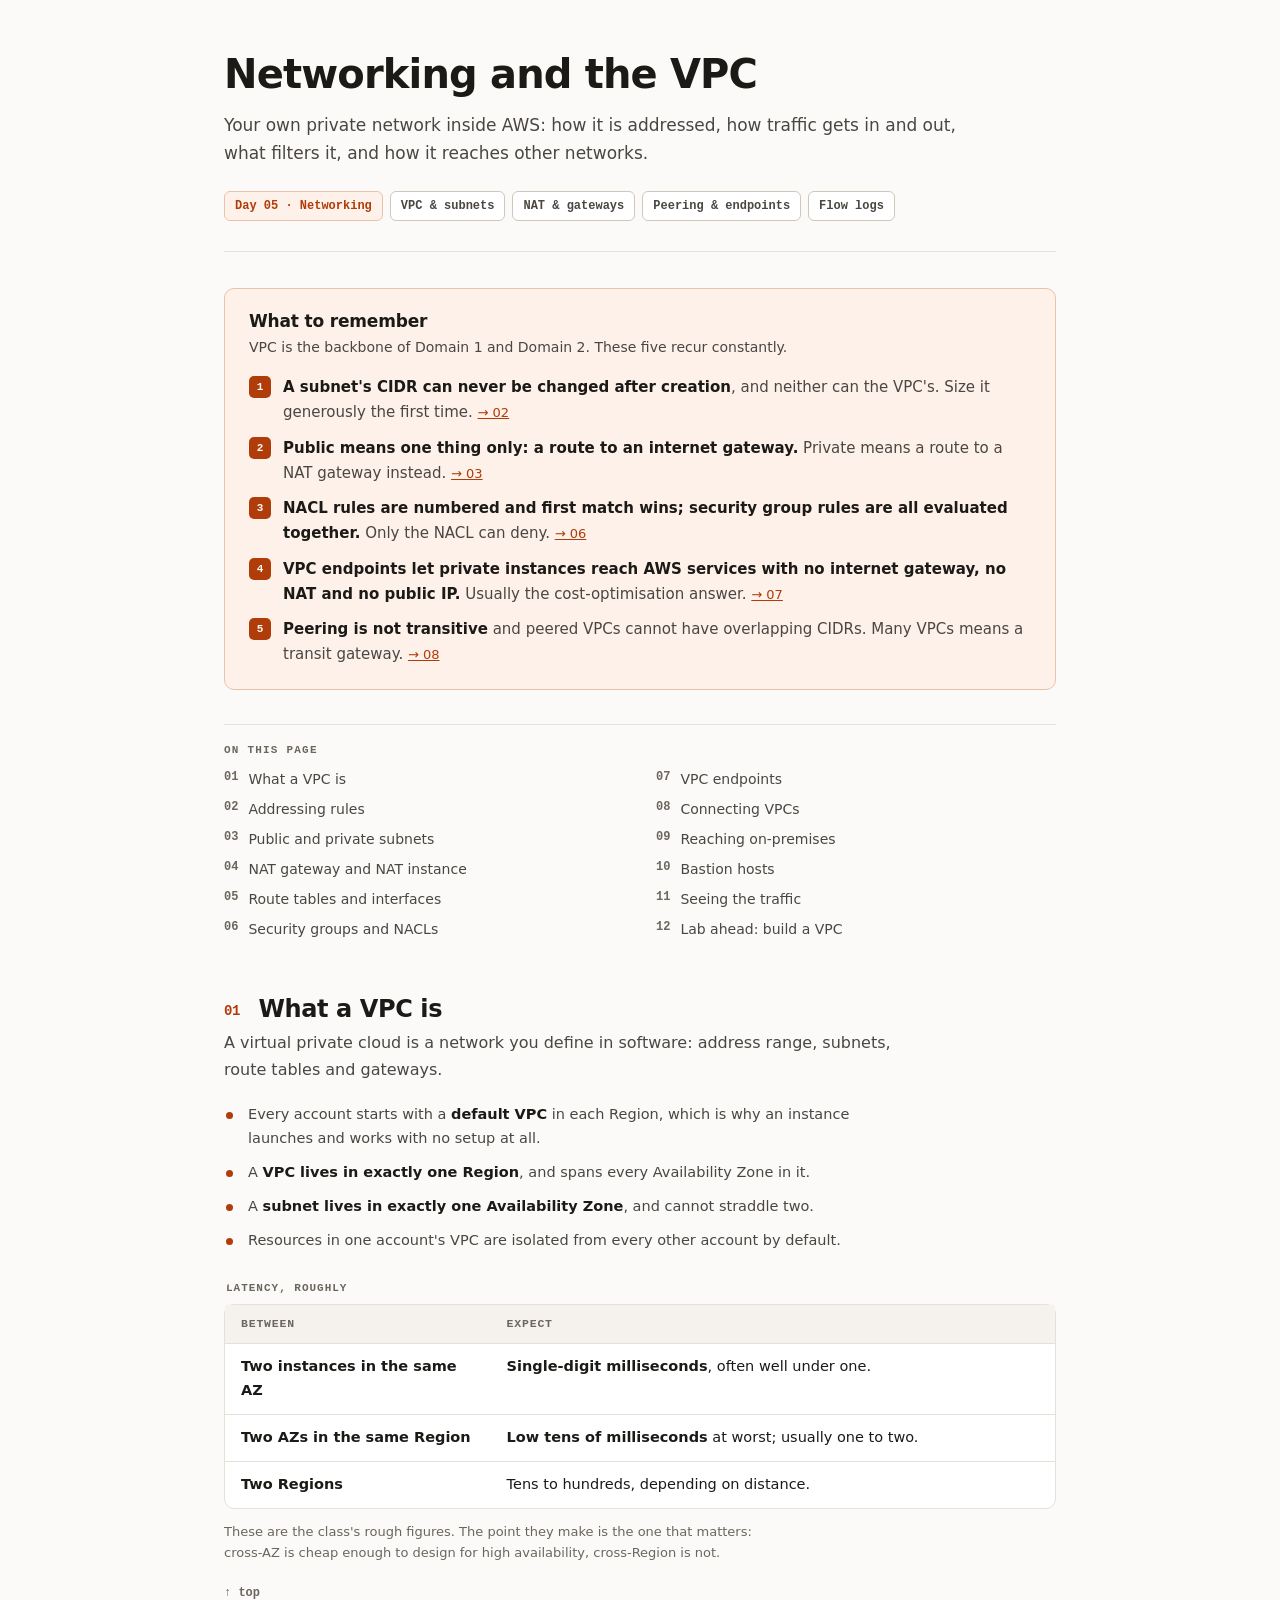
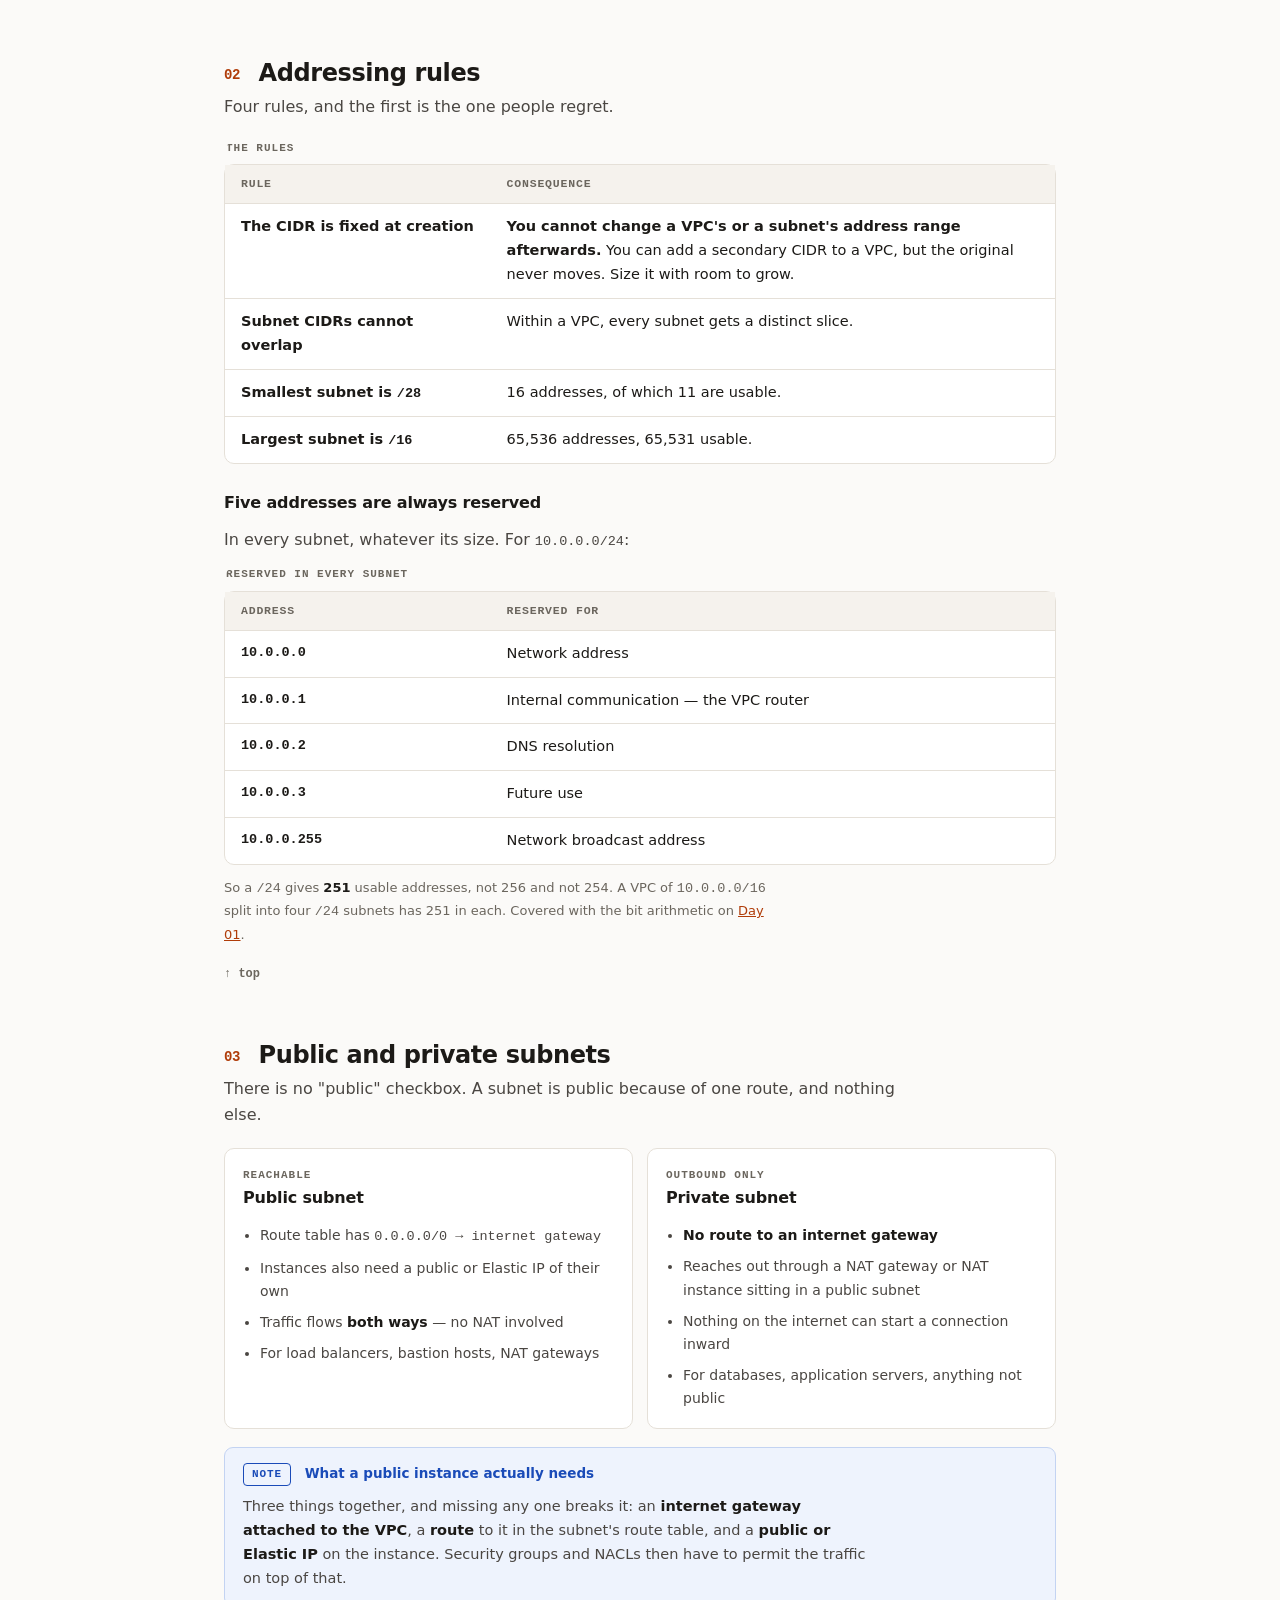
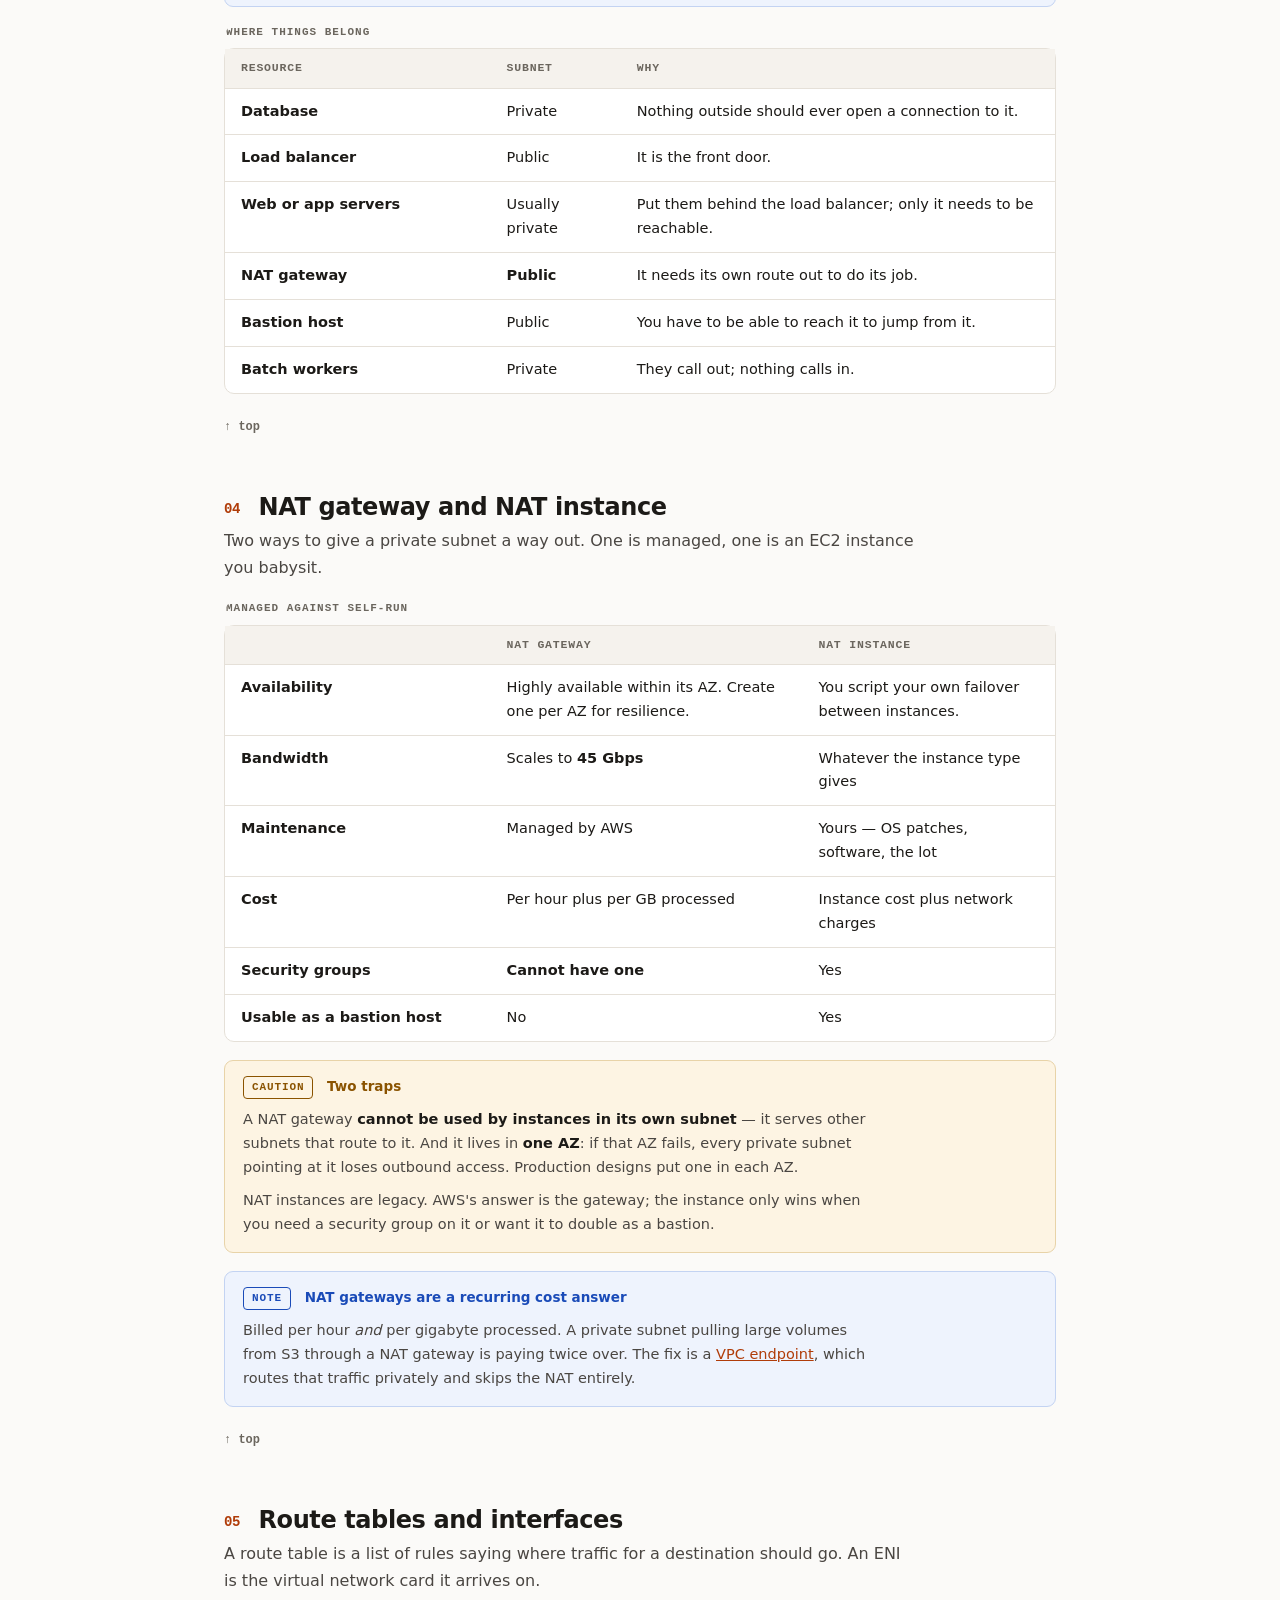
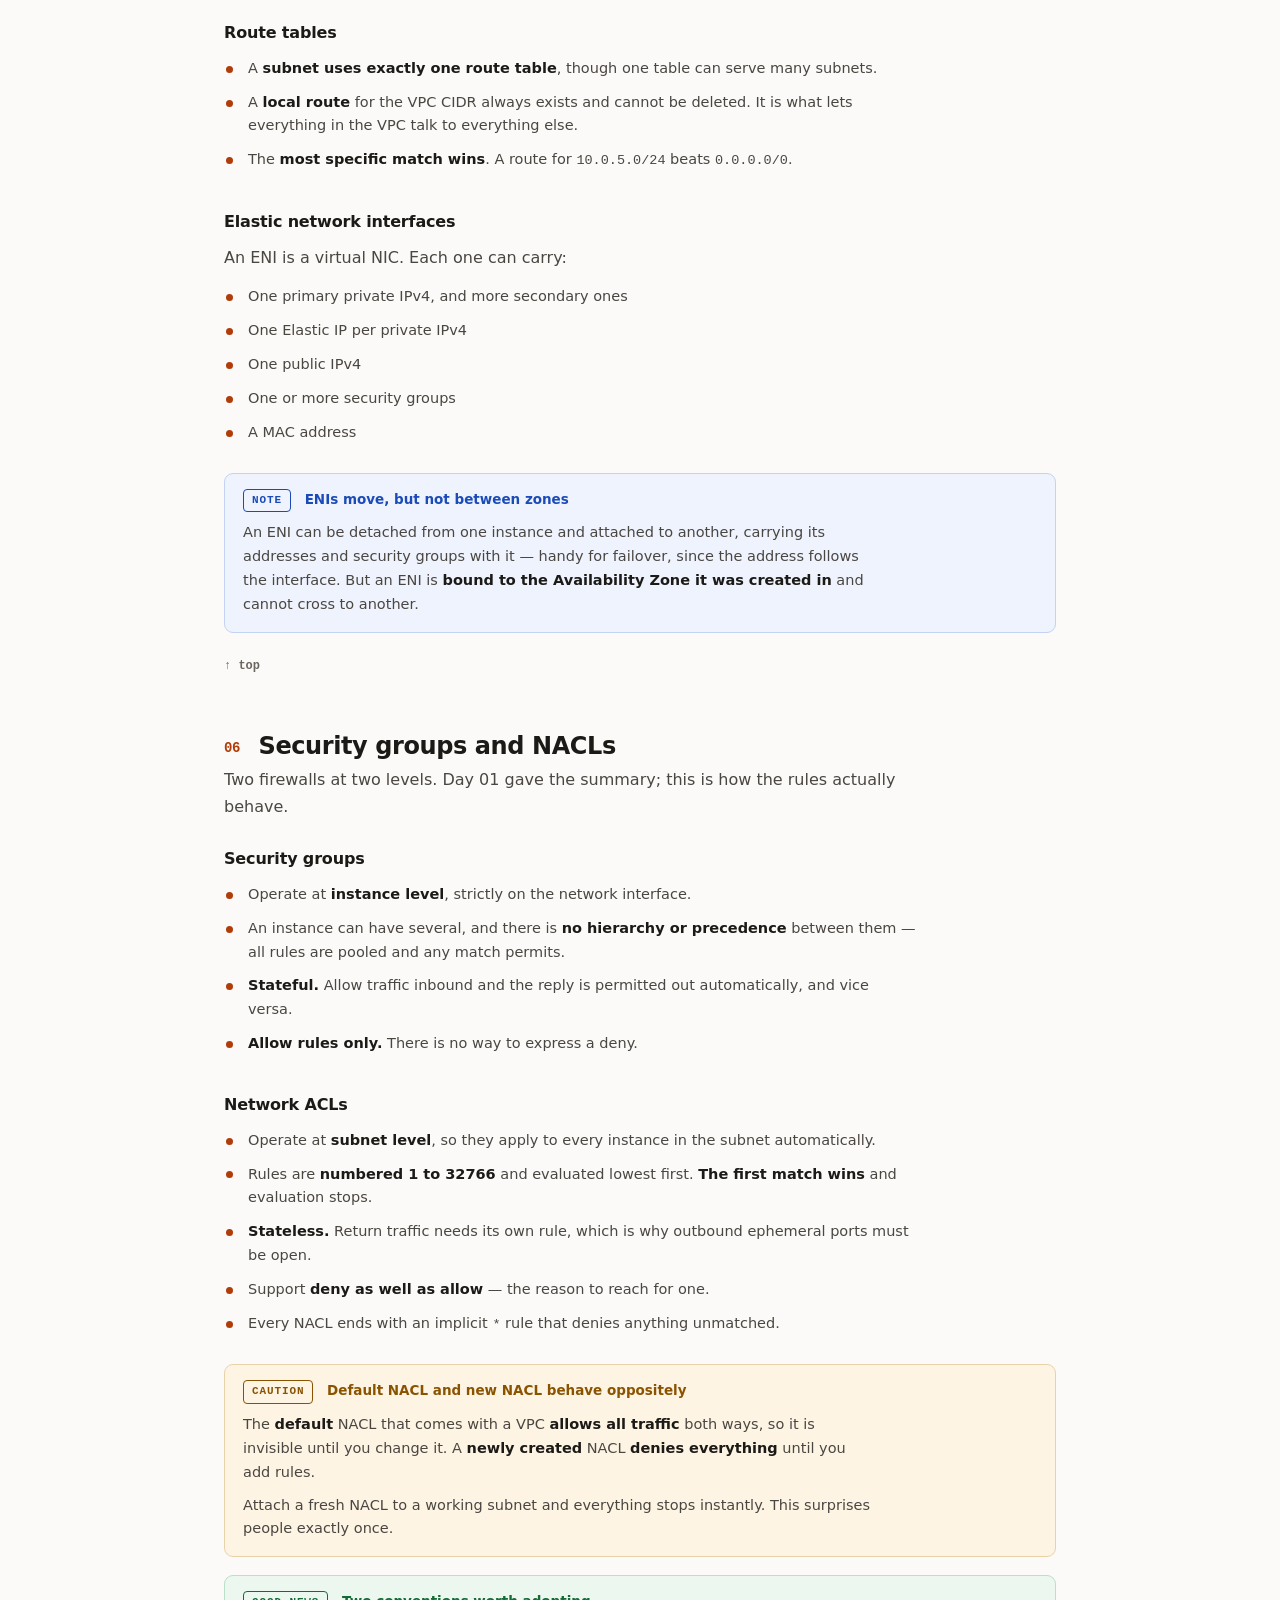
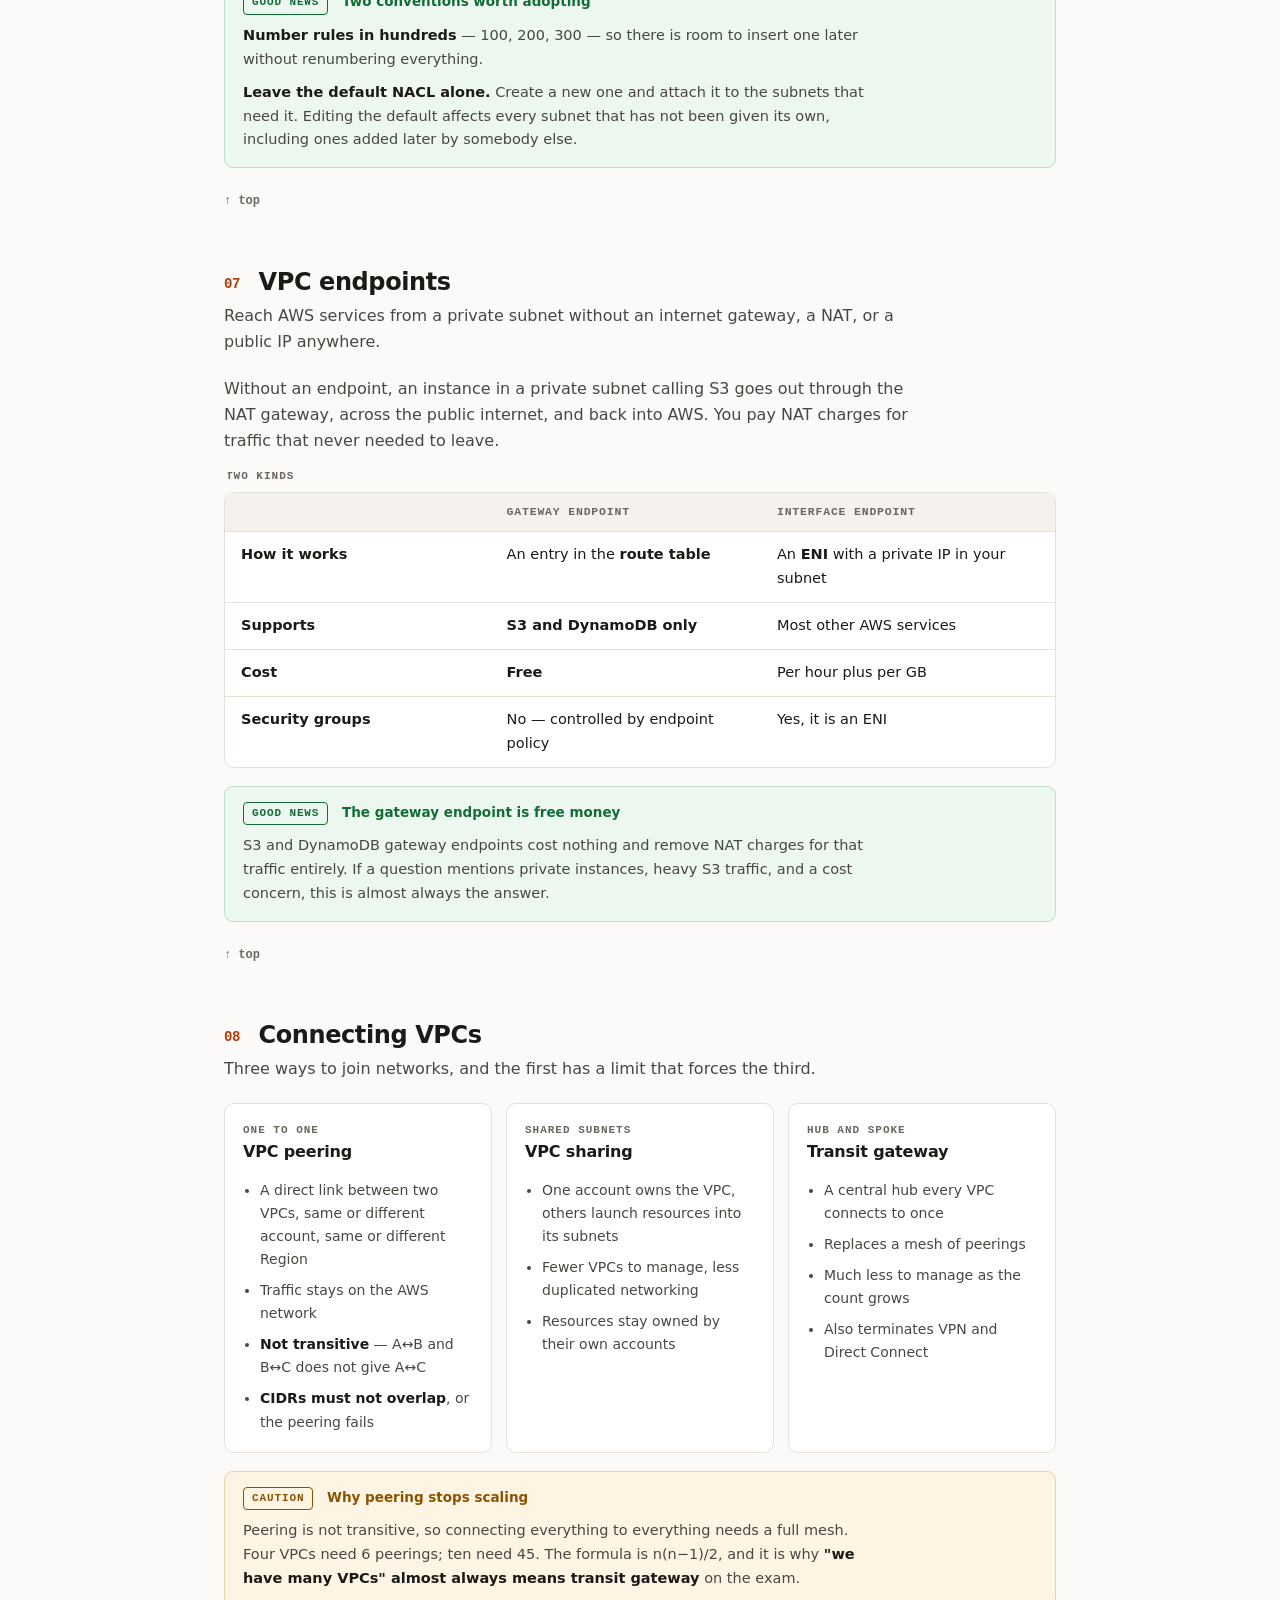
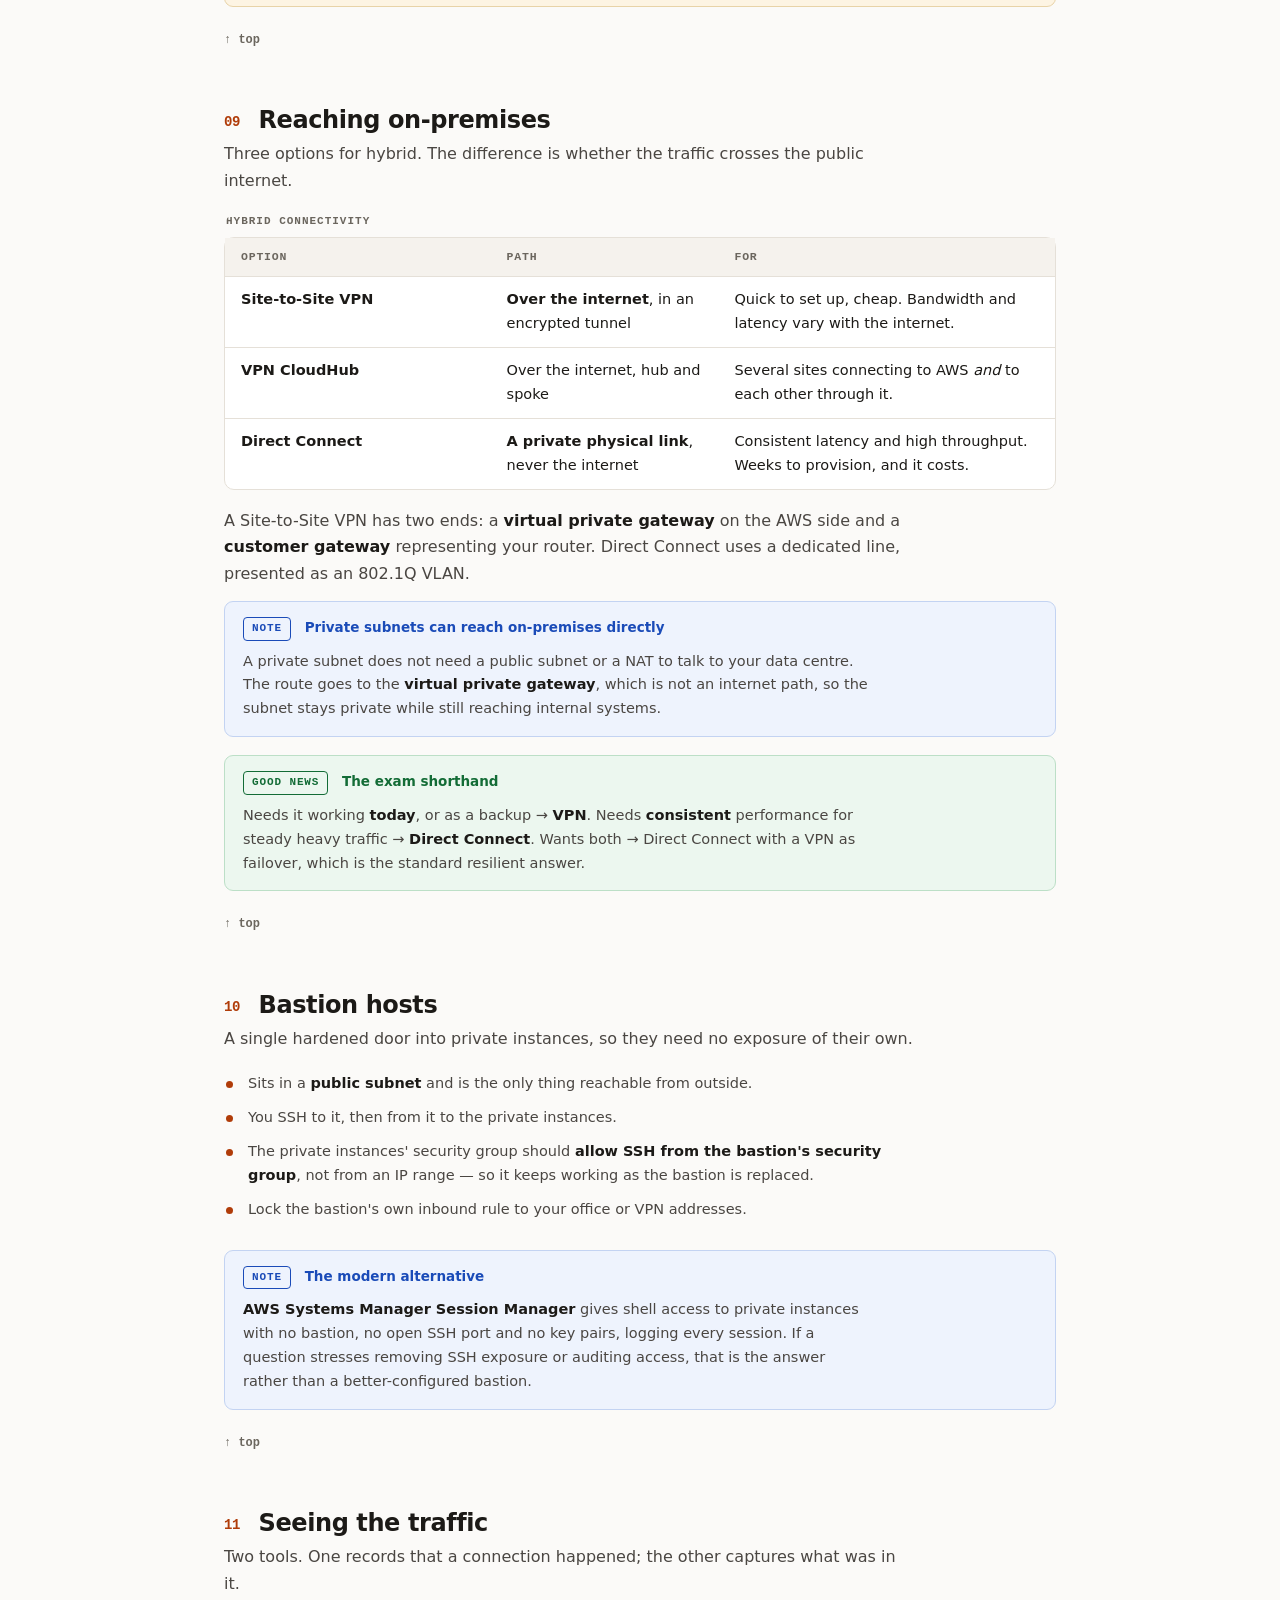
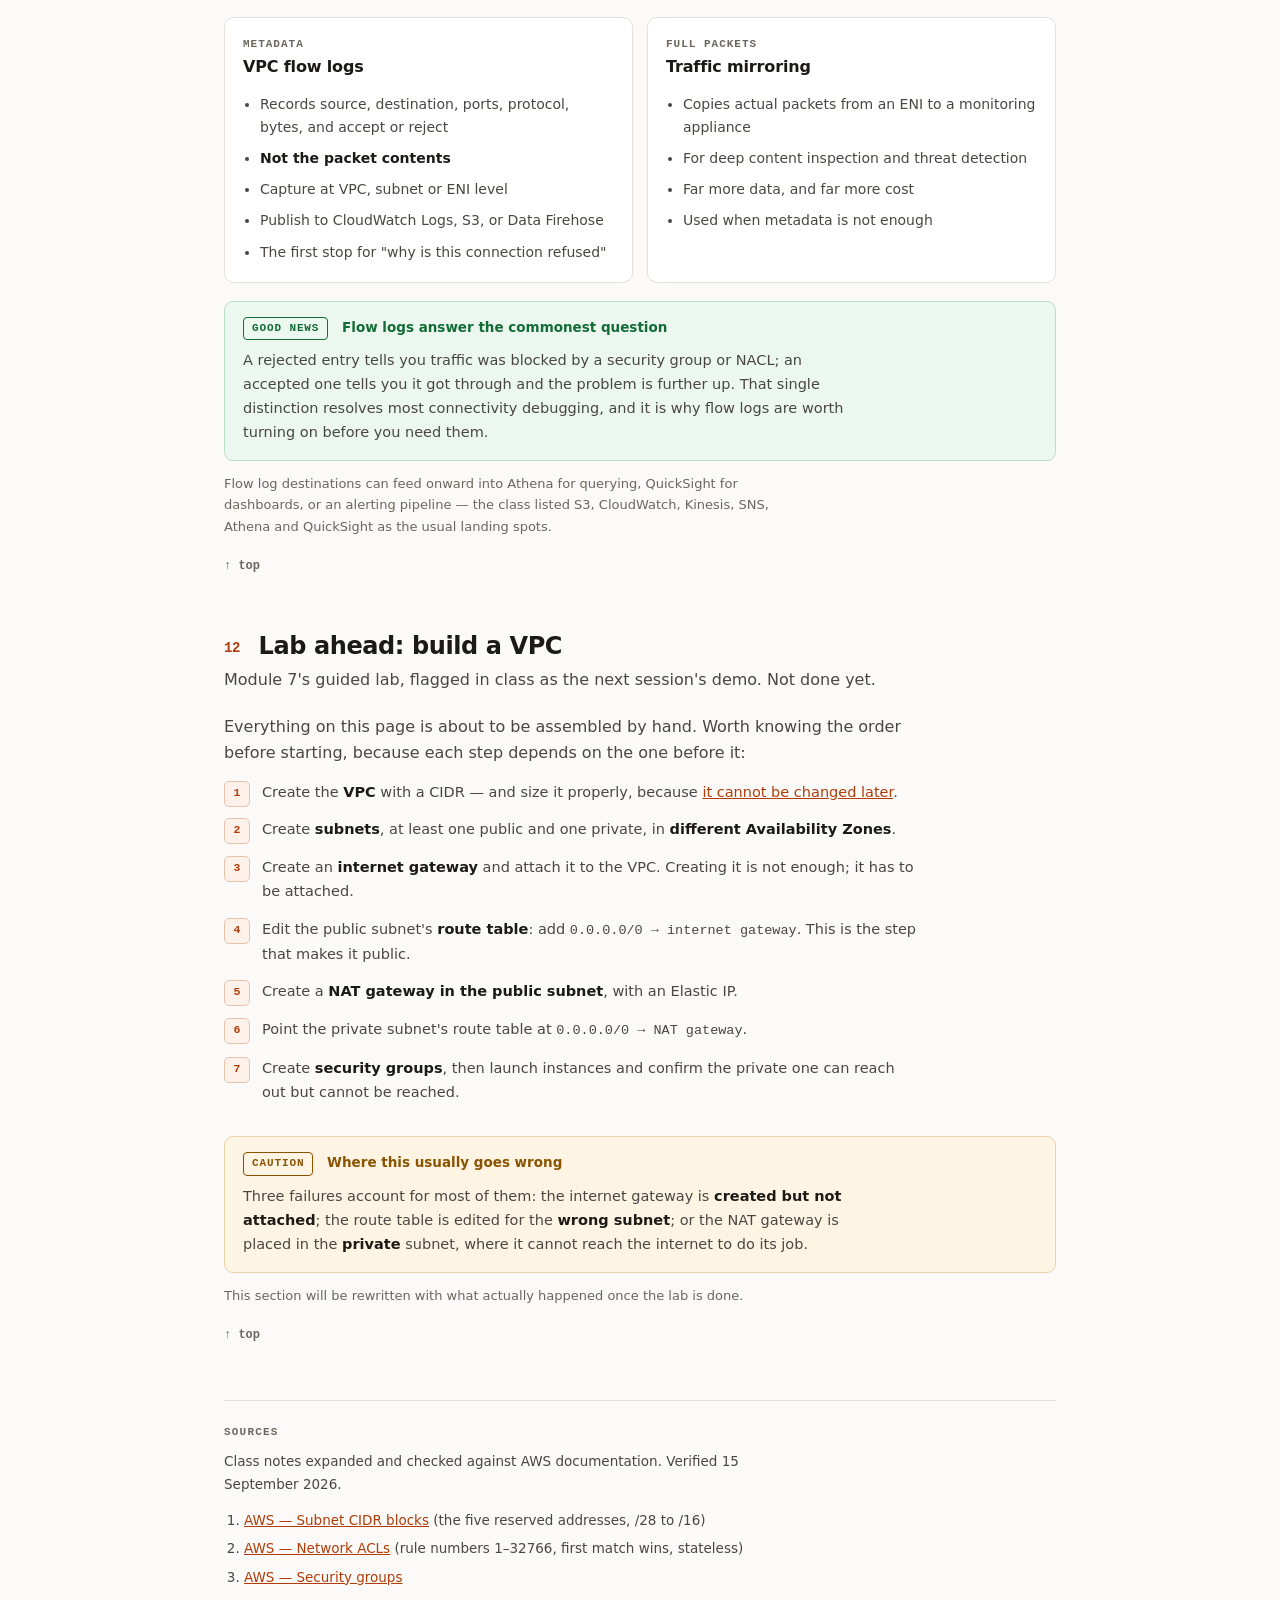
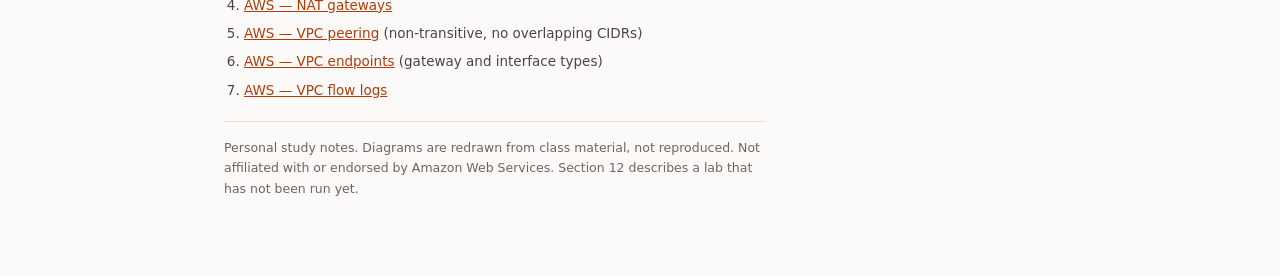
<file: day-05-networking-vpc.html>
<!doctype html>
<html lang="en">
<head>
<meta charset="utf-8">
<meta name="viewport" content="width=device-width, initial-scale=1">
<meta name="color-scheme" content="light dark">
<title>Day 05 — Networking and the VPC | AWS SAA-C03</title>
<link rel="stylesheet" href="notes.css">
</head>
<body>
<a class="skip" href="#main">Skip to content</a>
<div class="wrap">

<header class="top" id="top">
  <h1>Networking and the VPC</h1>
  <p class="sub">Your own private network inside AWS: how it is addressed, how traffic gets in and out, what filters it, and how it reaches other networks.</p>
  <div class="meta">
    <span class="chip on">Day 05 · Networking</span>
    <span class="chip">VPC &amp; subnets</span>
    <span class="chip">NAT &amp; gateways</span>
    <span class="chip">Peering &amp; endpoints</span>
    <span class="chip">Flow logs</span>
  </div>
</header>

<main id="main">

<div class="now">
  <h2>What to remember</h2>
  <p class="lede">VPC is the backbone of Domain 1 and Domain 2. These five recur constantly.</p>
  <ol>
    <li><b>A subnet's CIDR can never be changed after creation</b>, and neither can the VPC's. Size it generously the first time. <a href="#s02">→ 02</a></li>
    <li><b>Public means one thing only: a route to an internet gateway.</b> Private means a route to a NAT gateway instead. <a href="#s03">→ 03</a></li>
    <li><b>NACL rules are numbered and first match wins; security group rules are all evaluated together.</b> Only the NACL can deny. <a href="#s06">→ 06</a></li>
    <li><b>VPC endpoints let private instances reach AWS services with no internet gateway, no NAT and no public IP.</b> Usually the cost-optimisation answer. <a href="#s07">→ 07</a></li>
    <li><b>Peering is not transitive</b> and peered VPCs cannot have overlapping CIDRs. Many VPCs means a transit gateway. <a href="#s08">→ 08</a></li>
  </ol>
</div>

<nav class="toc" aria-labelledby="toc-h">
  <h2 id="toc-h">On this page</h2>
  <ol>
    <li><a href="#s01"><span class="n">01</span> What a VPC is</a></li>
    <li><a href="#s02"><span class="n">02</span> Addressing rules</a></li>
    <li><a href="#s03"><span class="n">03</span> Public and private subnets</a></li>
    <li><a href="#s04"><span class="n">04</span> NAT gateway and NAT instance</a></li>
    <li><a href="#s05"><span class="n">05</span> Route tables and interfaces</a></li>
    <li><a href="#s06"><span class="n">06</span> Security groups and NACLs</a></li>
    <li><a href="#s07"><span class="n">07</span> VPC endpoints</a></li>
    <li><a href="#s08"><span class="n">08</span> Connecting VPCs</a></li>
    <li><a href="#s09"><span class="n">09</span> Reaching on-premises</a></li>
    <li><a href="#s10"><span class="n">10</span> Bastion hosts</a></li>
    <li><a href="#s11"><span class="n">11</span> Seeing the traffic</a></li>
    <li><a href="#s12"><span class="n">12</span> Lab ahead: build a VPC</a></li>
  </ol>
</nav>

<!-- 01 -->
<section id="s01" aria-labelledby="h01">
  <h2 id="h01"><span class="n">01</span> What a VPC is</h2>
  <p class="thesis">A virtual private cloud is a network you define in software: address range, subnets, route tables and gateways.</p>
  <ul class="tick">
    <li>Every account starts with a <strong>default VPC</strong> in each Region, which is why an instance launches and works with no setup at all.</li>
    <li>A <strong>VPC lives in exactly one Region</strong>, and spans every Availability Zone in it.</li>
    <li>A <strong>subnet lives in exactly one Availability Zone</strong>, and cannot straddle two.</li>
    <li>Resources in one account's VPC are isolated from every other account by default.</li>
  </ul>
  <div class="tw">
    <table>
      <caption>Latency, roughly</caption>
      <thead><tr><th scope="col">Between</th><th scope="col">Expect</th></tr></thead>
      <tbody>
        <tr><th scope="row">Two instances in the same AZ</th><td data-l="Expect"><strong>Single-digit milliseconds</strong>, often well under one.</td></tr>
        <tr><th scope="row">Two AZs in the same Region</th><td data-l="Expect"><strong>Low tens of milliseconds</strong> at worst; usually one to two.</td></tr>
        <tr><th scope="row">Two Regions</th><td data-l="Expect">Tens to hundreds, depending on distance.</td></tr>
      </tbody>
    </table>
  </div>
  <p class="fine">These are the class's rough figures. The point they make is the one that matters: cross-AZ is cheap enough to design for high availability, cross-Region is not.</p>
  <a class="top-link" href="#top">↑ top</a>
</section>

<!-- 02 -->
<section id="s02" aria-labelledby="h02">
  <h2 id="h02"><span class="n">02</span> Addressing rules</h2>
  <p class="thesis">Four rules, and the first is the one people regret.</p>
  <div class="tw">
    <table>
      <caption>The rules</caption>
      <thead><tr><th scope="col">Rule</th><th scope="col">Consequence</th></tr></thead>
      <tbody>
        <tr><th scope="row">The CIDR is fixed at creation</th><td data-l="Consequence"><strong>You cannot change a VPC's or a subnet's address range afterwards.</strong> You can add a secondary CIDR to a VPC, but the original never moves. Size it with room to grow.</td></tr>
        <tr><th scope="row">Subnet CIDRs cannot overlap</th><td data-l="Consequence">Within a VPC, every subnet gets a distinct slice.</td></tr>
        <tr><th scope="row">Smallest subnet is <span class="mono">/28</span></th><td data-l="Consequence">16 addresses, of which 11 are usable.</td></tr>
        <tr><th scope="row">Largest subnet is <span class="mono">/16</span></th><td data-l="Consequence">65,536 addresses, 65,531 usable.</td></tr>
      </tbody>
    </table>
  </div>

  <h3>Five addresses are always reserved</h3>
  <p>In every subnet, whatever its size. For <span class="mono">10.0.0.0/24</span>:</p>
  <div class="tw">
    <table>
      <caption>Reserved in every subnet</caption>
      <thead><tr><th scope="col">Address</th><th scope="col">Reserved for</th></tr></thead>
      <tbody>
        <tr><th scope="row" class="mono">10.0.0.0</th><td data-l="Reserved for">Network address</td></tr>
        <tr><th scope="row" class="mono">10.0.0.1</th><td data-l="Reserved for">Internal communication — the VPC router</td></tr>
        <tr><th scope="row" class="mono">10.0.0.2</th><td data-l="Reserved for">DNS resolution</td></tr>
        <tr><th scope="row" class="mono">10.0.0.3</th><td data-l="Reserved for">Future use</td></tr>
        <tr><th scope="row" class="mono">10.0.0.255</th><td data-l="Reserved for">Network broadcast address</td></tr>
      </tbody>
    </table>
  </div>
  <p class="fine">So a <span class="mono">/24</span> gives <strong>251</strong> usable addresses, not 256 and not 254. A VPC of <span class="mono">10.0.0.0/16</span> split into four <span class="mono">/24</span> subnets has 251 in each. Covered with the bit arithmetic on <a href="day-01-basics.html#s01">Day 01</a>.</p>
  <a class="top-link" href="#top">↑ top</a>
</section>

<!-- 03 -->
<section id="s03" aria-labelledby="h03">
  <h2 id="h03"><span class="n">03</span> Public and private subnets</h2>
  <p class="thesis">There is no "public" checkbox. A subnet is public because of one route, and nothing else.</p>

  <div class="cols">
    <div class="card">
      <h3><span class="w">Reachable</span> Public subnet</h3>
      <ul>
        <li>Route table has <span class="mono">0.0.0.0/0 → internet gateway</span></li>
        <li>Instances also need a public or Elastic IP of their own</li>
        <li>Traffic flows <strong>both ways</strong> — no NAT involved</li>
        <li>For load balancers, bastion hosts, NAT gateways</li>
      </ul>
    </div>
    <div class="card">
      <h3><span class="w">Outbound only</span> Private subnet</h3>
      <ul>
        <li><strong>No route to an internet gateway</strong></li>
        <li>Reaches out through a NAT gateway or NAT instance sitting in a public subnet</li>
        <li>Nothing on the internet can start a connection inward</li>
        <li>For databases, application servers, anything not public</li>
      </ul>
    </div>
  </div>

  <div class="call note">
    <span class="lbl"><span class="tag">Note</span> What a public instance actually needs</span>
    <p>Three things together, and missing any one breaks it: an <strong>internet gateway attached to the VPC</strong>, a <strong>route</strong> to it in the subnet's route table, and a <strong>public or Elastic IP</strong> on the instance. Security groups and NACLs then have to permit the traffic on top of that.</p>
  </div>

  <div class="tw">
    <table>
      <caption>Where things belong</caption>
      <thead><tr><th scope="col">Resource</th><th scope="col">Subnet</th><th scope="col">Why</th></tr></thead>
      <tbody>
        <tr><th scope="row">Database</th><td data-l="Subnet">Private</td><td data-l="Why">Nothing outside should ever open a connection to it.</td></tr>
        <tr><th scope="row">Load balancer</th><td data-l="Subnet">Public</td><td data-l="Why">It is the front door.</td></tr>
        <tr><th scope="row">Web or app servers</th><td data-l="Subnet">Usually private</td><td data-l="Why">Put them behind the load balancer; only it needs to be reachable.</td></tr>
        <tr><th scope="row">NAT gateway</th><td data-l="Subnet"><strong>Public</strong></td><td data-l="Why">It needs its own route out to do its job.</td></tr>
        <tr><th scope="row">Bastion host</th><td data-l="Subnet">Public</td><td data-l="Why">You have to be able to reach it to jump from it.</td></tr>
        <tr><th scope="row">Batch workers</th><td data-l="Subnet">Private</td><td data-l="Why">They call out; nothing calls in.</td></tr>
      </tbody>
    </table>
  </div>
  <a class="top-link" href="#top">↑ top</a>
</section>

<!-- 04 -->
<section id="s04" aria-labelledby="h04">
  <h2 id="h04"><span class="n">04</span> NAT gateway and NAT instance</h2>
  <p class="thesis">Two ways to give a private subnet a way out. One is managed, one is an EC2 instance you babysit.</p>
  <div class="tw">
    <table>
      <caption>Managed against self-run</caption>
      <thead><tr><th scope="col">&nbsp;</th><th scope="col">NAT gateway</th><th scope="col">NAT instance</th></tr></thead>
      <tbody>
        <tr><th scope="row">Availability</th><td data-l="NAT gateway">Highly available within its AZ. Create one per AZ for resilience.</td><td data-l="NAT instance">You script your own failover between instances.</td></tr>
        <tr><th scope="row">Bandwidth</th><td data-l="NAT gateway">Scales to <strong>45 Gbps</strong></td><td data-l="NAT instance">Whatever the instance type gives</td></tr>
        <tr><th scope="row">Maintenance</th><td data-l="NAT gateway">Managed by AWS</td><td data-l="NAT instance">Yours — OS patches, software, the lot</td></tr>
        <tr><th scope="row">Cost</th><td data-l="NAT gateway">Per hour plus per GB processed</td><td data-l="NAT instance">Instance cost plus network charges</td></tr>
        <tr><th scope="row">Security groups</th><td data-l="NAT gateway"><strong>Cannot have one</strong></td><td data-l="NAT instance">Yes</td></tr>
        <tr><th scope="row">Usable as a bastion host</th><td data-l="NAT gateway">No</td><td data-l="NAT instance">Yes</td></tr>
      </tbody>
    </table>
  </div>
  <div class="call caution">
    <span class="lbl"><span class="tag">Caution</span> Two traps</span>
    <p>A NAT gateway <strong>cannot be used by instances in its own subnet</strong> — it serves other subnets that route to it. And it lives in <strong>one AZ</strong>: if that AZ fails, every private subnet pointing at it loses outbound access. Production designs put one in each AZ.</p>
    <p>NAT instances are legacy. AWS's answer is the gateway; the instance only wins when you need a security group on it or want it to double as a bastion.</p>
  </div>
  <div class="call note">
    <span class="lbl"><span class="tag">Note</span> NAT gateways are a recurring cost answer</span>
    <p>Billed per hour <em>and</em> per gigabyte processed. A private subnet pulling large volumes from S3 through a NAT gateway is paying twice over. The fix is a <a href="#s07">VPC endpoint</a>, which routes that traffic privately and skips the NAT entirely.</p>
  </div>
  <a class="top-link" href="#top">↑ top</a>
</section>

<!-- 05 -->
<section id="s05" aria-labelledby="h05">
  <h2 id="h05"><span class="n">05</span> Route tables and interfaces</h2>
  <p class="thesis">A route table is a list of rules saying where traffic for a destination should go. An ENI is the virtual network card it arrives on.</p>

  <h3>Route tables</h3>
  <ul class="tick">
    <li>A <strong>subnet uses exactly one route table</strong>, though one table can serve many subnets.</li>
    <li>A <strong>local route</strong> for the VPC CIDR always exists and cannot be deleted. It is what lets everything in the VPC talk to everything else.</li>
    <li>The <strong>most specific match wins</strong>. A route for <span class="mono">10.0.5.0/24</span> beats <span class="mono">0.0.0.0/0</span>.</li>
  </ul>

  <h3>Elastic network interfaces</h3>
  <p>An ENI is a virtual NIC. Each one can carry:</p>
  <ul class="tick">
    <li>One primary private IPv4, and more secondary ones</li>
    <li>One Elastic IP per private IPv4</li>
    <li>One public IPv4</li>
    <li>One or more security groups</li>
    <li>A MAC address</li>
  </ul>
  <div class="call note">
    <span class="lbl"><span class="tag">Note</span> ENIs move, but not between zones</span>
    <p>An ENI can be detached from one instance and attached to another, carrying its addresses and security groups with it — handy for failover, since the address follows the interface. But an ENI is <strong>bound to the Availability Zone it was created in</strong> and cannot cross to another.</p>
  </div>
  <a class="top-link" href="#top">↑ top</a>
</section>

<!-- 06 -->
<section id="s06" aria-labelledby="h06">
  <h2 id="h06"><span class="n">06</span> Security groups and NACLs</h2>
  <p class="thesis">Two firewalls at two levels. Day 01 gave the summary; this is how the rules actually behave.</p>

  <h3>Security groups</h3>
  <ul class="tick">
    <li>Operate at <strong>instance level</strong>, strictly on the network interface.</li>
    <li>An instance can have several, and there is <strong>no hierarchy or precedence</strong> between them — all rules are pooled and any match permits.</li>
    <li><strong>Stateful.</strong> Allow traffic inbound and the reply is permitted out automatically, and vice versa.</li>
    <li><strong>Allow rules only.</strong> There is no way to express a deny.</li>
  </ul>

  <h3>Network ACLs</h3>
  <ul class="tick">
    <li>Operate at <strong>subnet level</strong>, so they apply to every instance in the subnet automatically.</li>
    <li>Rules are <strong>numbered 1 to 32766</strong> and evaluated lowest first. <strong>The first match wins</strong> and evaluation stops.</li>
    <li><strong>Stateless.</strong> Return traffic needs its own rule, which is why outbound ephemeral ports must be open.</li>
    <li>Support <strong>deny as well as allow</strong> — the reason to reach for one.</li>
    <li>Every NACL ends with an implicit <span class="mono">*</span> rule that denies anything unmatched.</li>
  </ul>

  <div class="call caution">
    <span class="lbl"><span class="tag">Caution</span> Default NACL and new NACL behave oppositely</span>
    <p>The <strong>default</strong> NACL that comes with a VPC <strong>allows all traffic</strong> both ways, so it is invisible until you change it. A <strong>newly created</strong> NACL <strong>denies everything</strong> until you add rules.</p>
    <p>Attach a fresh NACL to a working subnet and everything stops instantly. This surprises people exactly once.</p>
  </div>
  <div class="call good">
    <span class="lbl"><span class="tag">Good news</span> Two conventions worth adopting</span>
    <p><strong>Number rules in hundreds</strong> — 100, 200, 300 — so there is room to insert one later without renumbering everything.</p>
    <p><strong>Leave the default NACL alone.</strong> Create a new one and attach it to the subnets that need it. Editing the default affects every subnet that has not been given its own, including ones added later by somebody else.</p>
  </div>
  <a class="top-link" href="#top">↑ top</a>
</section>

<!-- 07 -->
<section id="s07" aria-labelledby="h07">
  <h2 id="h07"><span class="n">07</span> VPC endpoints</h2>
  <p class="thesis">Reach AWS services from a private subnet without an internet gateway, a NAT, or a public IP anywhere.</p>
  <p>Without an endpoint, an instance in a private subnet calling S3 goes out through the NAT gateway, across the public internet, and back into AWS. You pay NAT charges for traffic that never needed to leave.</p>
  <div class="tw">
    <table>
      <caption>Two kinds</caption>
      <thead><tr><th scope="col">&nbsp;</th><th scope="col">Gateway endpoint</th><th scope="col">Interface endpoint</th></tr></thead>
      <tbody>
        <tr><th scope="row">How it works</th><td data-l="Gateway endpoint">An entry in the <strong>route table</strong></td><td data-l="Interface endpoint">An <strong>ENI</strong> with a private IP in your subnet</td></tr>
        <tr><th scope="row">Supports</th><td data-l="Gateway endpoint"><strong>S3 and DynamoDB only</strong></td><td data-l="Interface endpoint">Most other AWS services</td></tr>
        <tr><th scope="row">Cost</th><td data-l="Gateway endpoint"><strong>Free</strong></td><td data-l="Interface endpoint">Per hour plus per GB</td></tr>
        <tr><th scope="row">Security groups</th><td data-l="Gateway endpoint">No — controlled by endpoint policy</td><td data-l="Interface endpoint">Yes, it is an ENI</td></tr>
      </tbody>
    </table>
  </div>
  <div class="call good">
    <span class="lbl"><span class="tag">Good news</span> The gateway endpoint is free money</span>
    <p>S3 and DynamoDB gateway endpoints cost nothing and remove NAT charges for that traffic entirely. If a question mentions private instances, heavy S3 traffic, and a cost concern, this is almost always the answer.</p>
  </div>
  <a class="top-link" href="#top">↑ top</a>
</section>

<!-- 08 -->
<section id="s08" aria-labelledby="h08">
  <h2 id="h08"><span class="n">08</span> Connecting VPCs</h2>
  <p class="thesis">Three ways to join networks, and the first has a limit that forces the third.</p>
  <div class="cols three">
    <div class="card">
      <h3><span class="w">One to one</span> VPC peering</h3>
      <ul>
        <li>A direct link between two VPCs, same or different account, same or different Region</li>
        <li>Traffic stays on the AWS network</li>
        <li><strong>Not transitive</strong> — A↔B and B↔C does not give A↔C</li>
        <li><strong>CIDRs must not overlap</strong>, or the peering fails</li>
      </ul>
    </div>
    <div class="card">
      <h3><span class="w">Shared subnets</span> VPC sharing</h3>
      <ul>
        <li>One account owns the VPC, others launch resources into its subnets</li>
        <li>Fewer VPCs to manage, less duplicated networking</li>
        <li>Resources stay owned by their own accounts</li>
      </ul>
    </div>
    <div class="card">
      <h3><span class="w">Hub and spoke</span> Transit gateway</h3>
      <ul>
        <li>A central hub every VPC connects to once</li>
        <li>Replaces a mesh of peerings</li>
        <li>Much less to manage as the count grows</li>
        <li>Also terminates VPN and Direct Connect</li>
      </ul>
    </div>
  </div>
  <div class="call caution">
    <span class="lbl"><span class="tag">Caution</span> Why peering stops scaling</span>
    <p>Peering is not transitive, so connecting everything to everything needs a full mesh. Four VPCs need 6 peerings; ten need 45. The formula is n(n−1)/2, and it is why <strong>"we have many VPCs" almost always means transit gateway</strong> on the exam.</p>
  </div>
  <a class="top-link" href="#top">↑ top</a>
</section>

<!-- 09 -->
<section id="s09" aria-labelledby="h09">
  <h2 id="h09"><span class="n">09</span> Reaching on-premises</h2>
  <p class="thesis">Three options for hybrid. The difference is whether the traffic crosses the public internet.</p>
  <div class="tw">
    <table>
      <caption>Hybrid connectivity</caption>
      <thead><tr><th scope="col">Option</th><th scope="col">Path</th><th scope="col">For</th></tr></thead>
      <tbody>
        <tr><th scope="row">Site-to-Site VPN</th><td data-l="Path"><strong>Over the internet</strong>, in an encrypted tunnel</td><td data-l="For">Quick to set up, cheap. Bandwidth and latency vary with the internet.</td></tr>
        <tr><th scope="row">VPN CloudHub</th><td data-l="Path">Over the internet, hub and spoke</td><td data-l="For">Several sites connecting to AWS <em>and</em> to each other through it.</td></tr>
        <tr><th scope="row">Direct Connect</th><td data-l="Path"><strong>A private physical link</strong>, never the internet</td><td data-l="For">Consistent latency and high throughput. Weeks to provision, and it costs.</td></tr>
      </tbody>
    </table>
  </div>
  <p>A Site-to-Site VPN has two ends: a <strong>virtual private gateway</strong> on the AWS side and a <strong>customer gateway</strong> representing your router. Direct Connect uses a dedicated line, presented as an 802.1Q VLAN.</p>
  <div class="call note">
    <span class="lbl"><span class="tag">Note</span> Private subnets can reach on-premises directly</span>
    <p>A private subnet does not need a public subnet or a NAT to talk to your data centre. The route goes to the <strong>virtual private gateway</strong>, which is not an internet path, so the subnet stays private while still reaching internal systems.</p>
  </div>
  <div class="call good">
    <span class="lbl"><span class="tag">Good news</span> The exam shorthand</span>
    <p>Needs it working <strong>today</strong>, or as a backup → <strong>VPN</strong>. Needs <strong>consistent</strong> performance for steady heavy traffic → <strong>Direct Connect</strong>. Wants both → Direct Connect with a VPN as failover, which is the standard resilient answer.</p>
  </div>
  <a class="top-link" href="#top">↑ top</a>
</section>

<!-- 10 -->
<section id="s10" aria-labelledby="h10">
  <h2 id="h10"><span class="n">10</span> Bastion hosts</h2>
  <p class="thesis">A single hardened door into private instances, so they need no exposure of their own.</p>
  <ul class="tick">
    <li>Sits in a <strong>public subnet</strong> and is the only thing reachable from outside.</li>
    <li>You SSH to it, then from it to the private instances.</li>
    <li>The private instances' security group should <strong>allow SSH from the bastion's security group</strong>, not from an IP range — so it keeps working as the bastion is replaced.</li>
    <li>Lock the bastion's own inbound rule to your office or VPN addresses.</li>
  </ul>
  <div class="call note">
    <span class="lbl"><span class="tag">Note</span> The modern alternative</span>
    <p><strong>AWS Systems Manager Session Manager</strong> gives shell access to private instances with no bastion, no open SSH port and no key pairs, logging every session. If a question stresses removing SSH exposure or auditing access, that is the answer rather than a better-configured bastion.</p>
  </div>
  <a class="top-link" href="#top">↑ top</a>
</section>

<!-- 11 -->
<section id="s11" aria-labelledby="h11">
  <h2 id="h11"><span class="n">11</span> Seeing the traffic</h2>
  <p class="thesis">Two tools. One records that a connection happened; the other captures what was in it.</p>
  <div class="cols">
    <div class="card">
      <h3><span class="w">Metadata</span> VPC flow logs</h3>
      <ul>
        <li>Records source, destination, ports, protocol, bytes, and accept or reject</li>
        <li><strong>Not the packet contents</strong></li>
        <li>Capture at VPC, subnet or ENI level</li>
        <li>Publish to CloudWatch Logs, S3, or Data Firehose</li>
        <li>The first stop for "why is this connection refused"</li>
      </ul>
    </div>
    <div class="card">
      <h3><span class="w">Full packets</span> Traffic mirroring</h3>
      <ul>
        <li>Copies actual packets from an ENI to a monitoring appliance</li>
        <li>For deep content inspection and threat detection</li>
        <li>Far more data, and far more cost</li>
        <li>Used when metadata is not enough</li>
      </ul>
    </div>
  </div>
  <div class="call good">
    <span class="lbl"><span class="tag">Good news</span> Flow logs answer the commonest question</span>
    <p>A rejected entry tells you traffic was blocked by a security group or NACL; an accepted one tells you it got through and the problem is further up. That single distinction resolves most connectivity debugging, and it is why flow logs are worth turning on before you need them.</p>
  </div>
  <p class="fine">Flow log destinations can feed onward into Athena for querying, QuickSight for dashboards, or an alerting pipeline — the class listed S3, CloudWatch, Kinesis, SNS, Athena and QuickSight as the usual landing spots.</p>
  <a class="top-link" href="#top">↑ top</a>
</section>

<!-- 12 -->
<section id="s12" aria-labelledby="h12">
  <h2 id="h12"><span class="n">12</span> Lab ahead: build a VPC</h2>
  <p class="thesis">Module 7's guided lab, flagged in class as the next session's demo. Not done yet.</p>
  <p>Everything on this page is about to be assembled by hand. Worth knowing the order before starting, because each step depends on the one before it:</p>
  <ol class="steps">
    <li>Create the <b>VPC</b> with a CIDR — and size it properly, because <a href="#s02">it cannot be changed later</a>.</li>
    <li>Create <b>subnets</b>, at least one public and one private, in <b>different Availability Zones</b>.</li>
    <li>Create an <b>internet gateway</b> and attach it to the VPC. Creating it is not enough; it has to be attached.</li>
    <li>Edit the public subnet's <b>route table</b>: add <span class="mono">0.0.0.0/0 → internet gateway</span>. This is the step that makes it public.</li>
    <li>Create a <b>NAT gateway in the public subnet</b>, with an Elastic IP.</li>
    <li>Point the private subnet's route table at <span class="mono">0.0.0.0/0 → NAT gateway</span>.</li>
    <li>Create <b>security groups</b>, then launch instances and confirm the private one can reach out but cannot be reached.</li>
  </ol>
  <div class="call caution">
    <span class="lbl"><span class="tag">Caution</span> Where this usually goes wrong</span>
    <p>Three failures account for most of them: the internet gateway is <strong>created but not attached</strong>; the route table is edited for the <strong>wrong subnet</strong>; or the NAT gateway is placed in the <strong>private</strong> subnet, where it cannot reach the internet to do its job.</p>
  </div>
  <p class="fine">This section will be rewritten with what actually happened once the lab is done.</p>
  <a class="top-link" href="#top">↑ top</a>
</section>

</main>

<footer id="sources">
  <h2>Sources</h2>
  <p>Class notes expanded and checked against AWS documentation. Verified 15 September 2026.</p>
  <ol>
    <li><a href="https://docs.aws.amazon.com/vpc/latest/userguide/subnet-sizing.html">AWS — Subnet CIDR blocks</a> (the five reserved addresses, /28 to /16)</li>
    <li><a href="https://docs.aws.amazon.com/vpc/latest/userguide/vpc-network-acls.html">AWS — Network ACLs</a> (rule numbers 1–32766, first match wins, stateless)</li>
    <li><a href="https://docs.aws.amazon.com/vpc/latest/userguide/vpc-security-groups.html">AWS — Security groups</a></li>
    <li><a href="https://docs.aws.amazon.com/vpc/latest/userguide/vpc-nat-gateway.html">AWS — NAT gateways</a></li>
    <li><a href="https://docs.aws.amazon.com/vpc/latest/peering/what-is-vpc-peering.html">AWS — VPC peering</a> (non-transitive, no overlapping CIDRs)</li>
    <li><a href="https://docs.aws.amazon.com/vpc/latest/privatelink/concepts.html">AWS — VPC endpoints</a> (gateway and interface types)</li>
    <li><a href="https://docs.aws.amazon.com/vpc/latest/userguide/flow-logs.html">AWS — VPC flow logs</a></li>
  </ol>
  <p class="disc">Personal study notes. Diagrams are redrawn from class material, not reproduced. Not affiliated with or endorsed by Amazon Web Services. Section 12 describes a lab that has not been run yet.</p>
</footer>

</div>
</body>
</html>
</file>
<file: notes.css>
:root{
  --bg:#fbfaf8; --panel:#ffffff; --sunk:#f5f2ed;
  --ink:#1c1a17; --ink-2:#4a4642; --ink-3:#6b665e;
  --line:#e5e0d8; --line-2:#cfc7bb; --swatch-line:#8f877c;
  --accent:#b03c09; --accent-soft:#fdf1ea; --accent-line:#e8c3ac;

  --d1:#9a4508; --d2:#0f6a63; --d3:#3b34b0; --d4:#8f1147;
  --on-domain:#ffffff;

  --good:#136c36; --good-soft:#ecf7ef; --good-line:#bcdfc7;
  --note:#1a4bb8; --note-soft:#eef3fd; --note-line:#c3d3f2;
  --caution:#8a5300; --caution-soft:#fdf4e3; --caution-line:#e8d3a8;
  --danger:#a81f1f; --danger-soft:#fdf0ef; --danger-line:#eec4c1;

  --mono:ui-monospace,"SF Mono",SFMono-Regular,Menlo,Consolas,monospace;
  --sans:ui-sans-serif,system-ui,-apple-system,"Segoe UI",Inter,sans-serif;
  --measure:68ch;
}
@media (prefers-color-scheme:dark){
  :root:not([data-theme="light"]){
    --bg:#141312; --panel:#1c1b19; --sunk:#232120;
    --ink:#f0ece6; --ink-2:#c4bdb3; --ink-3:#948d82;
    --line:#2e2c28; --line-2:#403c36; --swatch-line:#5f584f;
    --accent:#fb923c; --accent-soft:#2a1a10; --accent-line:#5a3a20;

    --d1:#f0a44a; --d2:#4fb3a5; --d3:#9095f7; --d4:#ec84b0;
    --on-domain:#141312;

    --good:#5cd68a; --good-soft:#12241a; --good-line:#2b5138;
    --note:#88aefb; --note-soft:#141c2e; --note-line:#2c3f66;
    --caution:#f0c250; --caution-soft:#241f0e; --caution-line:#4e421d;
    --danger:#fa8a83; --danger-soft:#2a1513; --danger-line:#5c2c28;
  }
}
:root[data-theme="dark"]{
  --bg:#141312; --panel:#1c1b19; --sunk:#232120;
  --ink:#f0ece6; --ink-2:#c4bdb3; --ink-3:#948d82;
  --line:#2e2c28; --line-2:#403c36; --swatch-line:#5f584f;
  --accent:#fb923c; --accent-soft:#2a1a10; --accent-line:#5a3a20;

  --d1:#f0a44a; --d2:#4fb3a5; --d3:#9095f7; --d4:#ec84b0;
  --on-domain:#141312;

  --good:#5cd68a; --good-soft:#12241a; --good-line:#2b5138;
  --note:#88aefb; --note-soft:#141c2e; --note-line:#2c3f66;
  --caution:#f0c250; --caution-soft:#241f0e; --caution-line:#4e421d;
  --danger:#fa8a83; --danger-soft:#2a1513; --danger-line:#5c2c28;
}

*{box-sizing:border-box}
html{scroll-behavior:smooth}
@media (prefers-reduced-motion:reduce){html{scroll-behavior:auto}}
body{
  margin:0;background:var(--bg);color:var(--ink);
  font:16px/1.65 var(--sans);-webkit-font-smoothing:antialiased;
}
.wrap{max-width:880px;margin:0 auto;padding:0 24px 80px}
p,ul,ol,.thesis{max-width:var(--measure)}

a{color:var(--accent)}
a:focus-visible,[tabindex]:focus-visible,summary:focus-visible{
  outline:2px solid var(--accent);outline-offset:3px;border-radius:3px
}
.skip{
  position:absolute;left:-9999px;top:0;background:var(--panel);color:var(--ink);
  padding:12px 18px;border:1px solid var(--accent);border-radius:0 0 8px 0;z-index:10
}
.skip:focus{left:0}

/* ---------- header ---------- */
header.top{border-bottom:1px solid var(--line);margin-bottom:36px;padding:52px 0 30px}
h1{font-size:clamp(29px,5vw,40px);line-height:1.12;margin:0 0 14px;letter-spacing:-.021em;max-width:30ch}
.sub{color:var(--ink-2);font-size:17px;margin:0}
.meta{display:flex;flex-wrap:wrap;gap:7px;margin-top:24px;max-width:none}
.chip{
  font:600 12px/1.35 var(--mono);padding:6px 10px;
  border:1px solid var(--line-2);border-radius:6px;color:var(--ink-2);background:var(--panel)
}
.chip.on{border-color:var(--accent-line);color:var(--accent);background:var(--accent-soft);font-weight:700}

/* ---------- do-this-week panel ---------- */
.now{
  border:1px solid var(--accent-line);background:var(--accent-soft);
  border-radius:10px;padding:22px 24px;margin:0 0 34px
}
.now h2{
  font-size:17px;font-weight:700;letter-spacing:-.01em;margin:0 0 4px;
  color:var(--ink);text-transform:none;font-family:var(--sans)
}
.now p.lede{font-size:14px;color:var(--ink-2);margin:0 0 16px}
.now ol{margin:0;padding-left:0;list-style:none;counter-reset:n;max-width:none}
.now li{
  counter-increment:n;position:relative;padding:0 0 11px 34px;font-size:15px;color:var(--ink-2)
}
.now li:last-child{padding-bottom:0}
.now li::before{
  content:counter(n);position:absolute;left:0;top:1px;width:22px;height:22px;border-radius:5px;
  background:var(--accent);color:var(--bg);font:700 11px/22px var(--mono);text-align:center
}
.now li b{color:var(--ink);font-weight:650}
.now a{font-size:13px;white-space:nowrap}

/* ---------- toc ---------- */
nav.toc{margin:0 0 46px;border-top:1px solid var(--line);padding-top:20px}
nav.toc h2{
  font:700 11px/1 var(--mono);letter-spacing:.11em;text-transform:uppercase;
  color:var(--ink-3);margin:0 0 12px
}
nav.toc ol{list-style:none;padding:0;margin:0;columns:2;column-gap:32px;max-width:none}
nav.toc li{margin-bottom:7px;break-inside:avoid;font-size:14px}
nav.toc a{text-decoration:none;color:var(--ink-2);display:flex;gap:10px}
nav.toc a:hover{color:var(--accent)}
nav.toc .n{font:600 12px/1.5 var(--mono);color:var(--ink-3);flex:none}
@media(max-width:620px){nav.toc ol{columns:1}}

/* ---------- sections ---------- */
section{margin:0 0 54px;scroll-margin-top:16px}
h2{font-size:24px;font-weight:650;letter-spacing:-.017em;margin:0 0 6px;line-height:1.25}
h2 .n{
  font:700 14px/1 var(--mono);color:var(--accent);
  display:inline-block;min-width:1.9em;vertical-align:2px
}
.thesis{color:var(--ink-2);font-size:16px;margin:0 0 20px}
h3{font-size:16px;font-weight:650;margin:26px 0 10px;letter-spacing:-.01em}
p{margin:0 0 14px;color:var(--ink-2)}
strong{color:var(--ink);font-weight:650}
.fine{font-size:13px;color:var(--ink-3);margin-top:-6px}

/* ---------- tables ---------- */
.tw{overflow-x:auto;margin:0 0 18px}
table{
  border-collapse:separate;border-spacing:0;width:100%;font-size:14.5px;
  border:1px solid var(--line);border-radius:10px;background:var(--panel);overflow:hidden
}
caption{
  text-align:left;padding:0 2px 8px;font:700 11px/1.4 var(--mono);
  letter-spacing:.09em;text-transform:uppercase;color:var(--ink-3)
}
th,td{text-align:left;padding:11px 16px;border-bottom:1px solid var(--line);vertical-align:top}
caption+*>tr:first-child>*,thead+tbody>tr:first-child>*{border-top:none}
thead th{
  font:700 11.5px/1.4 var(--mono);letter-spacing:.07em;text-transform:uppercase;
  color:var(--ink-3);background:var(--sunk)
}
tbody tr:last-child td,tbody tr:last-child th{border-bottom:none}
th[scope=row]{font-weight:650;color:var(--ink);width:32%}
.mono{font-family:var(--mono);font-size:13.5px}
.big{font-family:var(--mono);font-weight:700;font-size:16px;color:var(--accent)}

/* level pill inside the traps table */
.lvl{
  display:inline-block;font:700 11px/1.3 var(--mono);letter-spacing:.08em;
  padding:4px 8px;border-radius:4px;border:1px solid;white-space:nowrap
}
.lvl.danger{color:var(--danger);border-color:var(--danger-line);background:var(--danger-soft)}
.lvl.caution{color:var(--caution);border-color:var(--caution-line);background:var(--caution-soft)}

/* ---------- callouts ---------- */
.call{
  border:1px solid;border-radius:9px;padding:15px 18px;margin:0 0 18px;
  font-size:14.5px;max-width:none
}
.call>*{max-width:var(--measure)}
.call p{margin:0 0 9px;color:var(--ink-2)}
.call p:last-child{margin:0}
.call .lbl{display:block;font:700 13.5px/1.5 var(--sans);letter-spacing:0;margin-bottom:9px}
.call .lbl .tag{
  display:inline-block;padding:3px 8px;margin-right:9px;border-radius:4px;
  border:1px solid currentColor;font:700 11px/1.4 var(--mono);
  letter-spacing:.08em;text-transform:uppercase;vertical-align:1px
}
.call.note{border-color:var(--note-line);background:var(--note-soft)}
.call.note .lbl{color:var(--note)}
.call.caution{border-color:var(--caution-line);background:var(--caution-soft)}
.call.caution .lbl{color:var(--caution)}
.call.danger{border-color:var(--danger-line);background:var(--danger-soft)}
.call.danger .lbl{color:var(--danger)}
.call.good{border-color:var(--good-line);background:var(--good-soft)}
.call.good .lbl{color:var(--good)}

/* ---------- figures ---------- */
figure{margin:0 0 20px;padding:22px;border:1px solid var(--line);border-radius:10px;background:var(--panel)}
figcaption{
  margin-top:16px;padding-top:13px;border-top:1px solid var(--line);
  font-size:13.5px;color:var(--ink-2);max-width:var(--measure)
}

/* question grid */
.qgrid{display:grid;grid-template-columns:repeat(10,1fr);gap:5px}
.qgrid i{aspect-ratio:1;border-radius:3px;display:block;print-color-adjust:exact;-webkit-print-color-adjust:exact}
.qgrid i.s{background:var(--accent)}
.qgrid i.u{background:transparent;border:1.5px dashed var(--swatch-line)}
.legend{display:flex;flex-wrap:wrap;gap:8px 20px;margin-top:16px;font-size:13.5px;color:var(--ink-2)}
.legend span{display:flex;align-items:center;gap:8px}
.sw{width:13px;height:13px;border-radius:3px;flex:none;print-color-adjust:exact;-webkit-print-color-adjust:exact}
.sw.s{background:var(--accent)}
.sw.u{border:1.5px dashed var(--swatch-line)}

/* score scale */
.scale{margin:6px 0 0}
.scale .track{display:flex;height:30px;border-radius:5px;overflow:hidden;border:1px solid var(--line-2)}
.scale .fail,.scale .pass{
  display:flex;align-items:center;justify-content:center;
  font:700 11.5px/1 var(--mono);letter-spacing:.09em;print-color-adjust:exact;-webkit-print-color-adjust:exact
}
.scale .fail{width:68.9%;background:var(--danger-soft);color:var(--danger);border-right:2px solid var(--good)}
.scale .pass{width:31.1%;background:var(--good-soft);color:var(--good)}
.scale .marks{display:flex;justify-content:space-between;margin-top:8px;font:600 12px/1 var(--mono);color:var(--ink-3)}
.scale .thresh{
  margin-top:9px;font:700 12px/1 var(--mono);color:var(--good);
  padding-left:calc(68.9% - 3.4em)
}
@media(max-width:560px){.scale .thresh{padding-left:0}}

/* domain bars */
.bars{display:flex;flex-direction:column;gap:14px}
.bars .row{display:grid;grid-template-columns:1fr auto;gap:4px 12px;align-items:baseline}
.bars .name{font-size:14px;font-weight:600;color:var(--ink)}
.bars .pct{font:700 14px/1 var(--mono);color:var(--ink)}
.bars .track{grid-column:1/-1;height:16px;border-radius:4px;background:var(--sunk);overflow:hidden}
.bars .fill{height:100%;border-radius:4px;print-color-adjust:exact;-webkit-print-color-adjust:exact}

/* esl timeline */
.tl{display:flex;flex-direction:column;gap:16px}
.tl .row{display:grid;grid-template-columns:1fr auto;gap:5px 12px;align-items:baseline}
.tl .name{font-size:14px;font-weight:600;color:var(--ink)}
.tl .val{font:700 14px/1 var(--mono);color:var(--ink)}
.tl .track{grid-column:1/-1;display:flex;height:18px;border-radius:4px;overflow:hidden;background:var(--sunk)}
.tl .base,.tl .extra{print-color-adjust:exact;-webkit-print-color-adjust:exact;display:flex;align-items:center;padding-left:9px;font:700 11px/1 var(--mono)}
.tl .base{background:var(--ink-3)}
.tl .row.on .base{background:var(--accent)}
.tl .extra{background:var(--good);color:var(--bg)}

/* ---------- cards ---------- */
.cols{display:grid;grid-template-columns:1fr 1fr;gap:14px;margin:0 0 18px}
@media(max-width:640px){.cols{grid-template-columns:1fr}}
.card{border:1px solid var(--line);border-radius:10px;padding:18px;background:var(--panel)}
.card h3{margin:0 0 13px;font-size:16px;letter-spacing:-.01em}
.card h3 .w{display:block;font:700 11px/1.6 var(--mono);letter-spacing:.09em;text-transform:uppercase;color:var(--ink-3)}
.card ul{margin:0;padding-left:17px;font-size:14px;color:var(--ink-2)}
.card li{margin-bottom:8px}
.card li:last-child{margin-bottom:0}

/* ---------- lists ---------- */
ol.steps{counter-reset:s;list-style:none;padding:0;margin:0 0 18px}
ol.steps li{counter-increment:s;position:relative;padding:0 0 14px 38px;font-size:14.5px;color:var(--ink-2)}
ol.steps li::before{
  content:counter(s);position:absolute;left:0;top:0;width:24px;height:24px;border-radius:5px;
  background:var(--accent-soft);color:var(--accent);font:700 11.5px/22px var(--mono);
  text-align:center;border:1px solid var(--accent-line)
}
ol.steps li b{color:var(--ink)}
ul.tick{list-style:none;padding:0;margin:0 0 18px}
ul.tick li{position:relative;padding:0 0 10px 24px;font-size:14.5px;color:var(--ink-2)}
ul.tick li::before{content:"";position:absolute;left:2px;top:.62em;width:7px;height:7px;border-radius:50%;background:var(--accent)}

.top-link{display:inline-block;margin-top:6px;font:600 12px/1 var(--mono);color:var(--ink-3);text-decoration:none}
.top-link:hover{color:var(--accent)}

footer{border-top:1px solid var(--line);padding-top:26px;font-size:13.5px;color:var(--ink-2)}
footer h2{font:700 11px/1 var(--mono);letter-spacing:.11em;text-transform:uppercase;color:var(--ink-3);margin:0 0 12px}
footer ol{padding-left:20px;margin:0 0 20px}
footer li{margin-bottom:6px}
footer .disc{font-size:12.5px;color:var(--ink-3);border-top:1px solid var(--line);padding-top:16px;margin:0}

/* ---------- mobile: stack tables ---------- */
@media(max-width:640px){
  .wrap{padding:0 18px 64px}
  section{margin-bottom:44px}
  .tw{border:none;border-radius:0;background:none;overflow:visible}
  table,tbody,tr,td,th,caption{display:block;width:auto}
  table{border:none;background:none;border-radius:0;overflow:visible}
  thead{position:absolute;width:1px;height:1px;overflow:hidden;clip:rect(0 0 0 0);white-space:nowrap}
  caption{padding:0 0 10px}
  tbody tr{
    border:1px solid var(--line);border-radius:9px;background:var(--panel);
    padding:4px 0;margin-bottom:10px
  }
  tbody tr:last-child{margin-bottom:0}
  td,th[scope=row]{border-bottom:none;padding:7px 15px;width:auto}
  th[scope=row]{padding-top:12px;font-size:15px}
  /* label each cell in the 3-col tables */
  td[data-l]::before{
    content:attr(data-l);display:block;font:700 10px/1.5 var(--mono);
    letter-spacing:.09em;text-transform:uppercase;color:var(--ink-3);margin-bottom:2px
  }
  td:last-child{padding-bottom:12px}
}

/* ---------- print ---------- */
@media print{
  :root,:root[data-theme="dark"]{
    --bg:#fff; --panel:#fff; --sunk:#f2f2f2;
    --ink:#000; --ink-2:#1a1a1a; --ink-3:#4a4a4a;
    --line:#c9c9c9; --line-2:#9a9a9a; --swatch-line:#666;
    --accent:#8a2f06; --accent-soft:#fbf1eb; --accent-line:#c9a084;
    --d1:#8a3d07; --d2:#0d5c56; --d3:#332c9c; --d4:#7d0f3e; --on-domain:#fff;
    --good:#0d5a2c; --good-soft:#eef6f0; --good-line:#a8c9b3;
    --note:#123a94; --note-soft:#eef2fb; --note-line:#aec2ea;
    --caution:#6d4200; --caution-soft:#fbf5e8; --caution-line:#d8c197;
    --danger:#8c1616; --danger-soft:#fcf0ef; --danger-line:#dfb3af;
  }
  body{font-size:10.5pt;background:#fff}
  .wrap{max-width:none;padding:0}
  .skip,nav.toc,.top-link{display:none}
  a{color:#000;text-decoration:underline}
  footer a[href^="http"]::after{content:" (" attr(href) ")";font:400 8.5pt var(--mono);color:#444;word-break:break-all}
  figure,.call,.card,.now,tbody tr,.tw{break-inside:avoid}
  h2,h3{break-after:avoid}
  section{break-inside:auto}
  *{print-color-adjust:exact;-webkit-print-color-adjust:exact}
}

/* ============================================================
   Components added for Day 02
   ============================================================ */

/* responsibility pills — extends .lvl */
.lvl.you{color:var(--accent);border-color:var(--accent-line);background:var(--accent-soft)}
.lvl.prov{color:var(--good);border-color:var(--good-line);background:var(--good-soft)}

/* three-up card grid */
.cols.three{grid-template-columns:repeat(3,1fr)}
@media(max-width:860px){.cols.three{grid-template-columns:repeat(2,1fr)}}
@media(max-width:640px){.cols.three{grid-template-columns:1fr}}

/* service group cards */
.card .dom{
  display:block;font:600 13px/1.5 var(--mono);letter-spacing:.01em;
  color:var(--ink-3);margin-top:3px
}
dl.svc{margin:0;font-size:14px}
dl.svc dt{font-weight:650;color:var(--ink);margin-top:11px}
dl.svc dt:first-child{margin-top:0}
dl.svc dd{margin:1px 0 0;color:var(--ink-2);font-size:13.5px;line-height:1.5}

/* terminal transcript */
.term{
  --tbg:#1a1917; --tfg:#e8e3da; --tdim:#9a938a; --tcmd:#f5b26b; --tout:#b9d8c0;
  background:var(--tbg);color:var(--tfg);border:1px solid var(--line);
  border-radius:9px;padding:16px 18px;margin:0 0 8px;
  font:13px/1.75 var(--mono);overflow-x:auto;white-space:pre;tab-size:2;
  print-color-adjust:exact;-webkit-print-color-adjust:exact
}
.term b{color:var(--tcmd);font-weight:700}
.term i{color:var(--tout);font-style:normal}
.term u{color:var(--tdim);text-decoration:none}
.term-cap{font-size:13px;color:var(--ink-3);margin:0 0 18px}

/* boundary summary strip */
.tally{display:flex;flex-wrap:wrap;gap:10px;margin:0 0 18px;max-width:none}
.tally>div{
  flex:1 1 150px;border:1px solid var(--line);border-radius:9px;
  padding:13px 15px;background:var(--panel)
}
.tally .m{font:700 11px/1.5 var(--mono);letter-spacing:.07em;text-transform:uppercase;color:var(--ink-3)}
.tally .v{font:700 21px/1.25 var(--mono);color:var(--accent);margin-top:3px}
.tally .d{font-size:13px;color:var(--ink-2);margin-top:2px}

@media print{
  .term{--tbg:#fff;--tfg:#000;--tdim:#555;--tcmd:#8a2f06;--tout:#0d5a2c;border-color:#9a9a9a}
}

/* ============================================================
   Service icons and diagrams
   ============================================================ */

.ico{width:26px;height:26px;flex:none;border-radius:5px;display:block}
.ico-sm{width:20px;height:20px;flex:none;border-radius:4px;vertical-align:-5px;margin-right:7px;display:inline-block}

dl.svc dt{display:flex;align-items:center;gap:10px}
dl.svc dd{margin-left:36px}

/* icon strip under a card heading */
.iconrow{display:flex;flex-wrap:wrap;gap:8px;margin:0 0 14px}
.iconrow img{width:30px;height:30px;border-radius:6px}

/* capacity vs demand chart */
.chart{display:block;width:100%;max-width:520px;height:auto;margin:0 auto}
.chart .grid{stroke:var(--line);stroke-width:1}
.chart .axis{stroke:var(--line-2);stroke-width:1.5}
.chart .demand{fill:none;stroke:var(--accent);stroke-width:2.5;stroke-linejoin:round}
.chart .cap{fill:none;stroke:var(--ink-2);stroke-width:2;stroke-dasharray:5 3}
.chart .waste{fill:var(--caution);opacity:.16}
.chart .short{fill:var(--danger);opacity:.38}
.chart .flex{fill:var(--good);opacity:.16}

/* nested region / AZ diagram */
.region{
  border:1.5px solid var(--accent-line);border-radius:11px;background:var(--accent-soft);
  padding:14px;max-width:none
}
.region>.rlabel{
  font:700 11.5px/1.4 var(--mono);letter-spacing:.07em;text-transform:uppercase;
  color:var(--accent);margin-bottom:11px;display:block
}
.azs{display:grid;grid-template-columns:repeat(3,1fr);gap:10px}
@media(max-width:560px){.azs{grid-template-columns:1fr}}
.az{border:1.5px dashed var(--swatch-line);border-radius:9px;padding:11px;background:var(--panel)}
.az .azn{font:700 12px/1.4 var(--mono);color:var(--ink);display:block;margin-bottom:8px}
.az .dc{
  border:1px solid var(--line-2);border-radius:5px;background:var(--sunk);
  padding:6px 9px;margin-bottom:5px;font:600 12.5px/1.45 var(--mono);color:var(--ink-2)
}
.az .dc:last-child{margin-bottom:0}

/* photographs */
figure img.photo{
  width:100%;height:auto;display:block;border-radius:8px;
  border:1px solid var(--line);background:var(--sunk)
}
figure .credit{
  font:400 12.5px/1.5 var(--sans);color:var(--ink-3);margin-top:9px
}
figure .credit a{color:var(--ink-3)}
@media print{ figure img.photo{max-height:62mm;object-fit:cover} }

/* cloud provider row */
.provs{display:grid;grid-template-columns:repeat(5,1fr);gap:11px;margin:0}
@media(max-width:780px){.provs{grid-template-columns:repeat(3,1fr)}}
@media(max-width:470px){.provs{grid-template-columns:repeat(2,1fr)}}
.prov{
  border:1px solid var(--line);border-radius:9px;padding:15px 12px;
  background:var(--panel);text-align:center
}
.prov img{height:38px;width:auto;max-width:100%;display:block;margin:0 auto 11px}
.prov .pn{display:block;font-weight:650;font-size:14px;color:var(--ink);letter-spacing:-.005em}
.prov .pd{display:block;font-size:12.5px;color:var(--ink-2);margin-top:5px;line-height:1.45}
.prov.lead{border-color:var(--accent-line);background:var(--accent-soft)}
.prov.lead .pn{color:var(--accent)}

/* ============================================================
   Components added for Day 01
   ============================================================ */

/* 32-bit address diagram */
.bits{margin:0;overflow-x:auto}
.bitrow{display:flex;gap:6px;min-width:min-content;align-items:stretch}
.oct{
  flex:1 1 0;min-width:96px;text-align:center;border-radius:7px;padding:9px 6px;
  font:700 13px/1.5 var(--mono);border:1px solid
}
.oct .dec{display:block;font-size:16px;margin-bottom:2px}
.oct.net{background:var(--accent-soft);color:var(--accent);border-color:var(--accent-line)}
.oct.host{background:var(--good-soft);color:var(--good);border-color:var(--good-line)}
.bitkey{display:flex;gap:6px;margin-top:7px;min-width:min-content}
.bitkey span{
  flex:1 1 0;min-width:96px;text-align:center;
  font:600 12.5px/1.4 var(--mono);color:var(--ink-3)
}

/* vertical layer stack, used for hypervisor comparison */
.stack{display:flex;flex-direction:column;gap:5px;margin:0}
.stack div{
  border:1px solid var(--line-2);border-radius:6px;background:var(--sunk);
  padding:8px 12px;font:600 12.5px/1.45 var(--mono);color:var(--ink-2);text-align:center
}
.stack div.hi{background:var(--accent-soft);border-color:var(--accent-line);color:var(--accent)}
.stack div.hw{background:var(--panel);border-style:dashed;color:var(--ink-3)}
.stack .arrow{border:none;background:none;padding:1px;color:var(--ink-3);font-size:13px}

/* permission octal breakdown */
.perm{display:flex;gap:9px;flex-wrap:wrap;margin:0 0 6px}
.perm>div{
  flex:1 1 150px;border:1px solid var(--line);border-radius:9px;
  background:var(--panel);padding:13px 15px;text-align:center
}
.perm .who{font:700 11px/1.4 var(--mono);letter-spacing:.08em;text-transform:uppercase;color:var(--ink-3)}
.perm .rwx{font:700 21px/1.3 var(--mono);color:var(--accent);margin:5px 0 3px;letter-spacing:.12em}
.perm .num{font:700 14px/1.3 var(--mono);color:var(--ink)}
.perm .sum{font-size:12.5px;color:var(--ink-2);margin-top:3px}

/* routing flow: subnet boxes with a route line */
.subnetbox{border:1.5px solid var(--line-2);border-radius:9px;padding:12px;background:var(--panel)}
.subnetbox.pub{border-color:var(--good-line);background:var(--good-soft)}
.subnetbox.priv{border-color:var(--note-line);background:var(--note-soft)}
.subnetbox .sn{font:700 12px/1.4 var(--mono);color:var(--ink);display:block;margin-bottom:7px}
.subnetbox .rt{font:600 12.5px/1.5 var(--mono);color:var(--ink-2);display:block;margin-top:7px}
.subnetbox img{height:26px;width:auto;vertical-align:-7px;margin-right:6px}

/* ============================================================
   Index: day cards with thumbnails
   ============================================================ */

.days{list-style:none;padding:0;margin:0;display:grid;gap:18px;grid-template-columns:repeat(2,1fr)}
@media(max-width:700px){.days{grid-template-columns:1fr}}
.days>li{margin:0}

.daycard{
  display:flex;flex-direction:column;height:100%;
  border:1px solid var(--line);border-radius:12px;background:var(--panel);
  text-decoration:none;color:inherit;overflow:hidden;
  transition:border-color .13s ease, transform .13s ease, box-shadow .13s ease
}
.daycard:hover{
  border-color:var(--accent-line);transform:translateY(-2px);
  box-shadow:0 6px 20px -10px rgba(0,0,0,.28)
}
@media(prefers-reduced-motion:reduce){.daycard{transition:none}.daycard:hover{transform:none}}
.daycard .shot{
  display:block;width:100%;height:auto;aspect-ratio:8/5;object-fit:cover;object-position:top center;
  border-bottom:1px solid var(--line);background:var(--sunk)
}
.daycard .body{padding:16px 18px 18px;display:flex;flex-direction:column;flex:1}
.daycard .num{
  font:700 11px/1.4 var(--mono);letter-spacing:.1em;text-transform:uppercase;
  color:var(--accent);display:block;margin-bottom:5px
}
.daycard .t{font-size:17px;font-weight:650;letter-spacing:-.012em;line-height:1.3;margin:0 0 7px}
.daycard .d{font-size:13.5px;line-height:1.5;color:var(--ink-2);margin:0}

li.soon .daycard{
  border-style:dashed;background:none;cursor:default;
  transition:none
}
li.soon .daycard:hover{border-color:var(--line);transform:none;box-shadow:none}
li.soon .placeholder{
  aspect-ratio:8/5;display:flex;align-items:center;justify-content:center;
  background:var(--sunk);border-bottom:1px dashed var(--line);
  font:600 12.5px/1.5 var(--mono);color:var(--ink-3);letter-spacing:.04em
}

/* ============================================================
   Components added for Day 03
   ============================================================ */

/* JSON / code block (distinct from .term transcripts) */
.code{
  background:var(--sunk);border:1px solid var(--line);border-radius:9px;
  padding:15px 17px;margin:0 0 8px;overflow-x:auto;white-space:pre;
  font:13px/1.7 var(--mono);color:var(--ink-2);tab-size:2
}
.code b{color:var(--accent);font-weight:700}
.code i{color:var(--good);font-style:normal}
.code u{color:var(--ink-3);text-decoration:none}

/* decision flow */
.flow{display:flex;flex-direction:column;gap:0;margin:0;align-items:stretch}
.flow .step,.flow .test,.flow .end{
  border-radius:8px;padding:11px 14px;text-align:center;
  font:600 13.5px/1.45 var(--sans);border:1px solid
}
.flow .step{background:var(--panel);border-color:var(--line-2);color:var(--ink)}
.flow .test{background:var(--sunk);border-color:var(--line-2);color:var(--ink);font-weight:650}
.flow .end.deny{background:var(--danger-soft);border-color:var(--danger-line);color:var(--danger);font-weight:700}
.flow .end.allow{background:var(--good-soft);border-color:var(--good-line);color:var(--good);font-weight:700}
.flow .branch{display:grid;grid-template-columns:1fr 1fr;gap:10px;align-items:start}
.flow .lbl2{
  font:700 11px/1.5 var(--mono);letter-spacing:.08em;text-transform:uppercase;
  color:var(--ink-3);text-align:center;padding:6px 0 4px
}
.flow .down{text-align:center;color:var(--ink-3);font-size:15px;line-height:1.7}

/* CAF perspective cards */
.persp{display:grid;grid-template-columns:repeat(3,1fr);gap:12px;margin:0}
@media(max-width:800px){.persp{grid-template-columns:repeat(2,1fr)}}
@media(max-width:520px){.persp{grid-template-columns:1fr}}
.persp>div{border:1px solid var(--line);border-radius:9px;padding:14px 15px;background:var(--panel)}
.persp .pt{font-size:15px;font-weight:650;color:var(--ink);display:block;margin-bottom:4px}
.persp .pw{font:600 11px/1.5 var(--mono);letter-spacing:.07em;text-transform:uppercase;color:var(--accent);display:block;margin-bottom:6px}
.persp .pb{font-size:13.5px;line-height:1.5;color:var(--ink-2);margin:0}

/* "Lab" badge on day cards and page headers */
.daycard .lab,.chip.lab{
  display:inline-block;font:700 11px/1.4 var(--mono);letter-spacing:.09em;
  text-transform:uppercase;color:var(--good);background:var(--good-soft);
  border:1px solid var(--good-line);padding:3px 8px;border-radius:5px
}
.daycard .lab{margin-left:8px;vertical-align:2px}
.chip.lab{padding:6px 10px;border-radius:6px}

/* pricing / purchase option cards */
.buy{display:grid;grid-template-columns:repeat(4,1fr);gap:11px;margin:0}
@media(max-width:860px){.buy{grid-template-columns:repeat(2,1fr)}}
@media(max-width:480px){.buy{grid-template-columns:1fr}}
.buy>div{border:1px solid var(--line);border-radius:9px;padding:14px;background:var(--panel)}
.buy .bn{display:block;font:700 11.5px/1.4 var(--mono);letter-spacing:.07em;text-transform:uppercase;margin-bottom:9px}
.buy ul{margin:0;padding-left:16px;font-size:13px;color:var(--ink-2)}
.buy li{margin-bottom:5px}
.buy li:last-child{margin-bottom:0}
.buy .b1 .bn{color:var(--note)} .buy .b2 .bn{color:var(--good)}
.buy .b3 .bn{color:var(--danger)} .buy .b4 .bn{color:var(--accent)}
</file>
